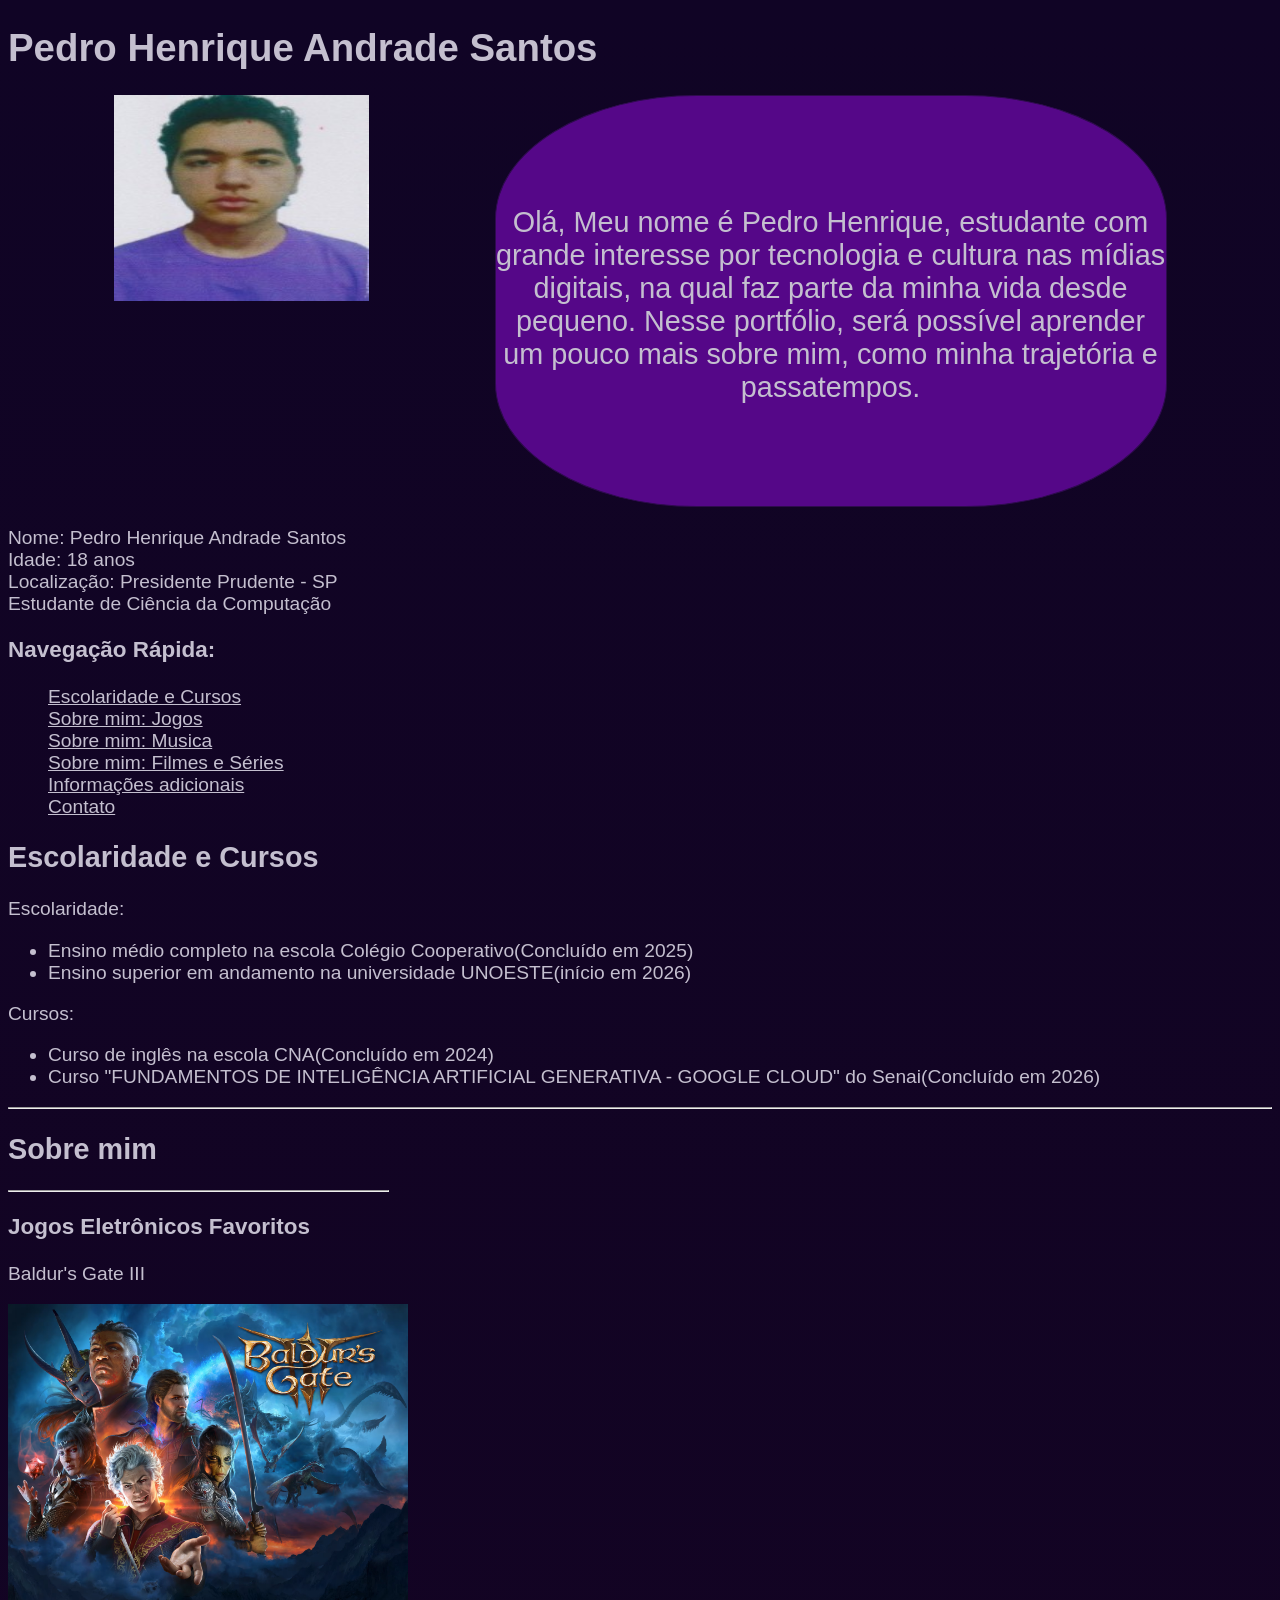
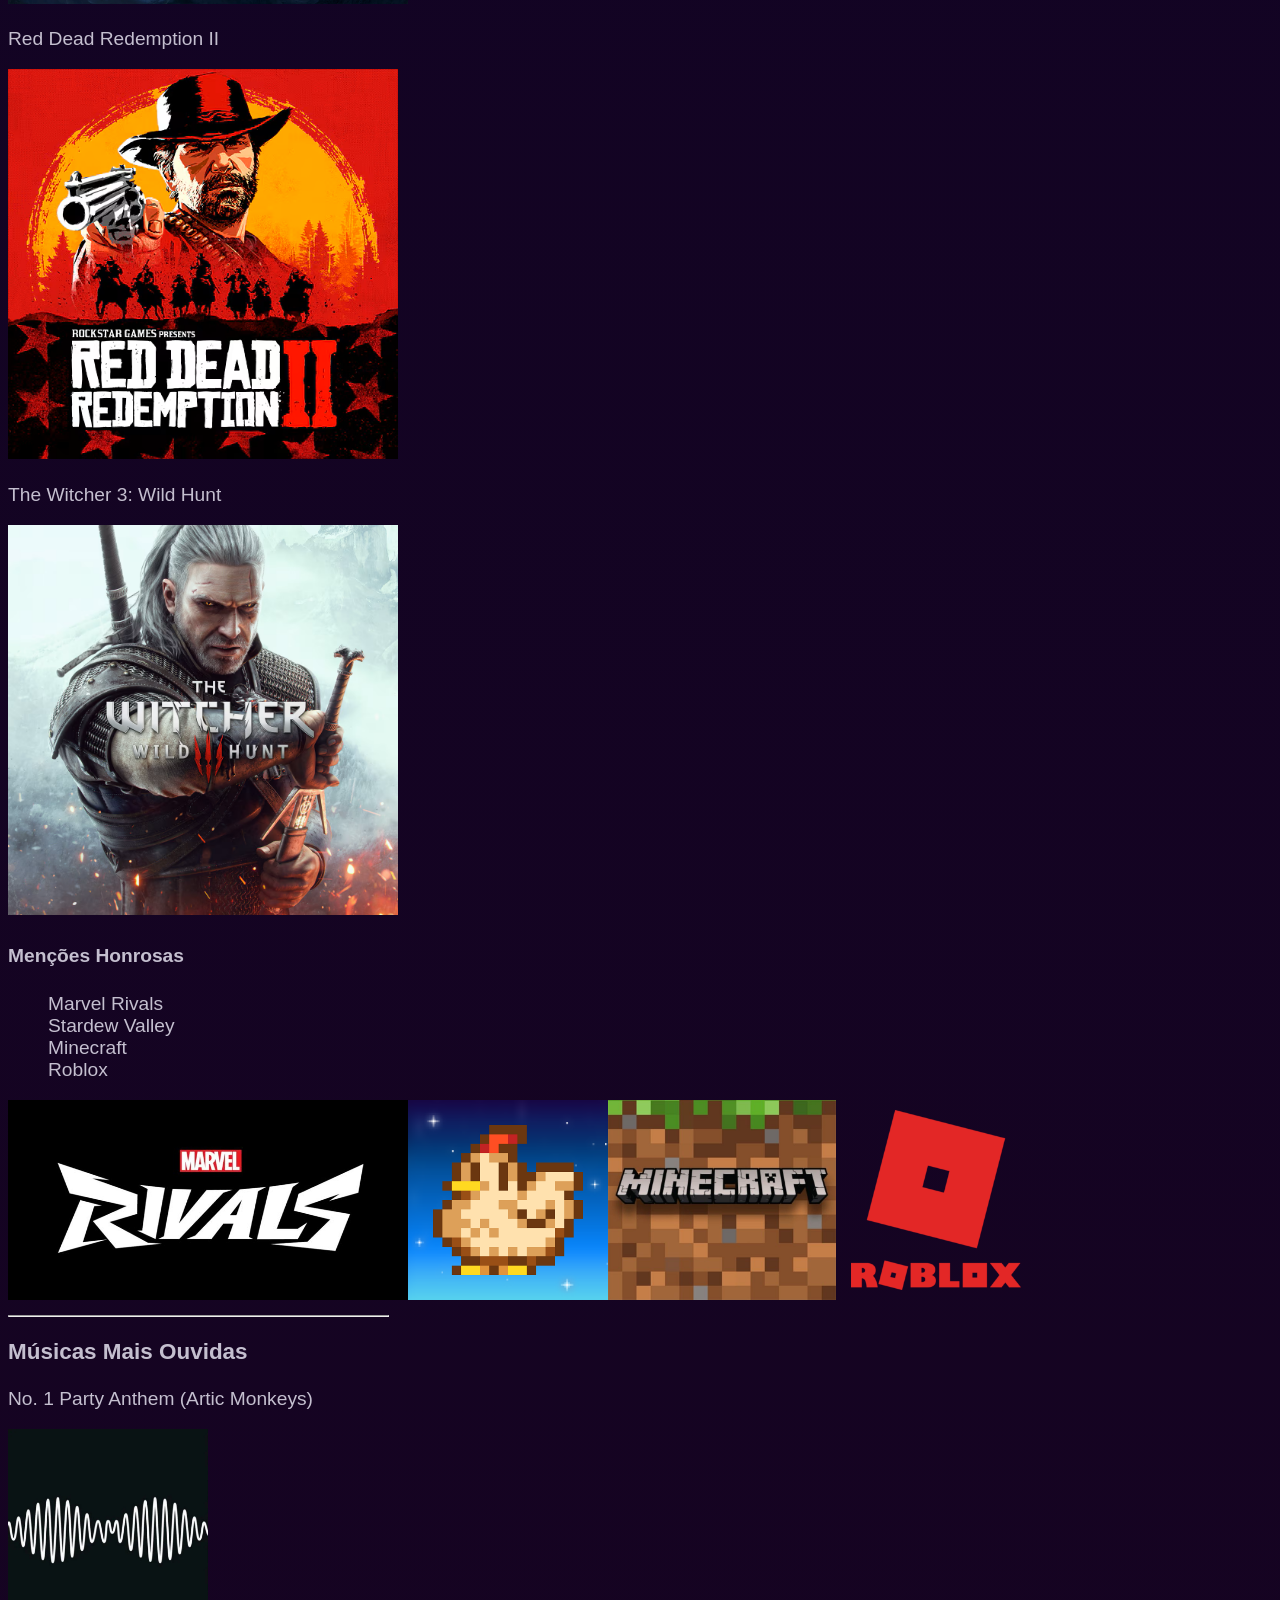
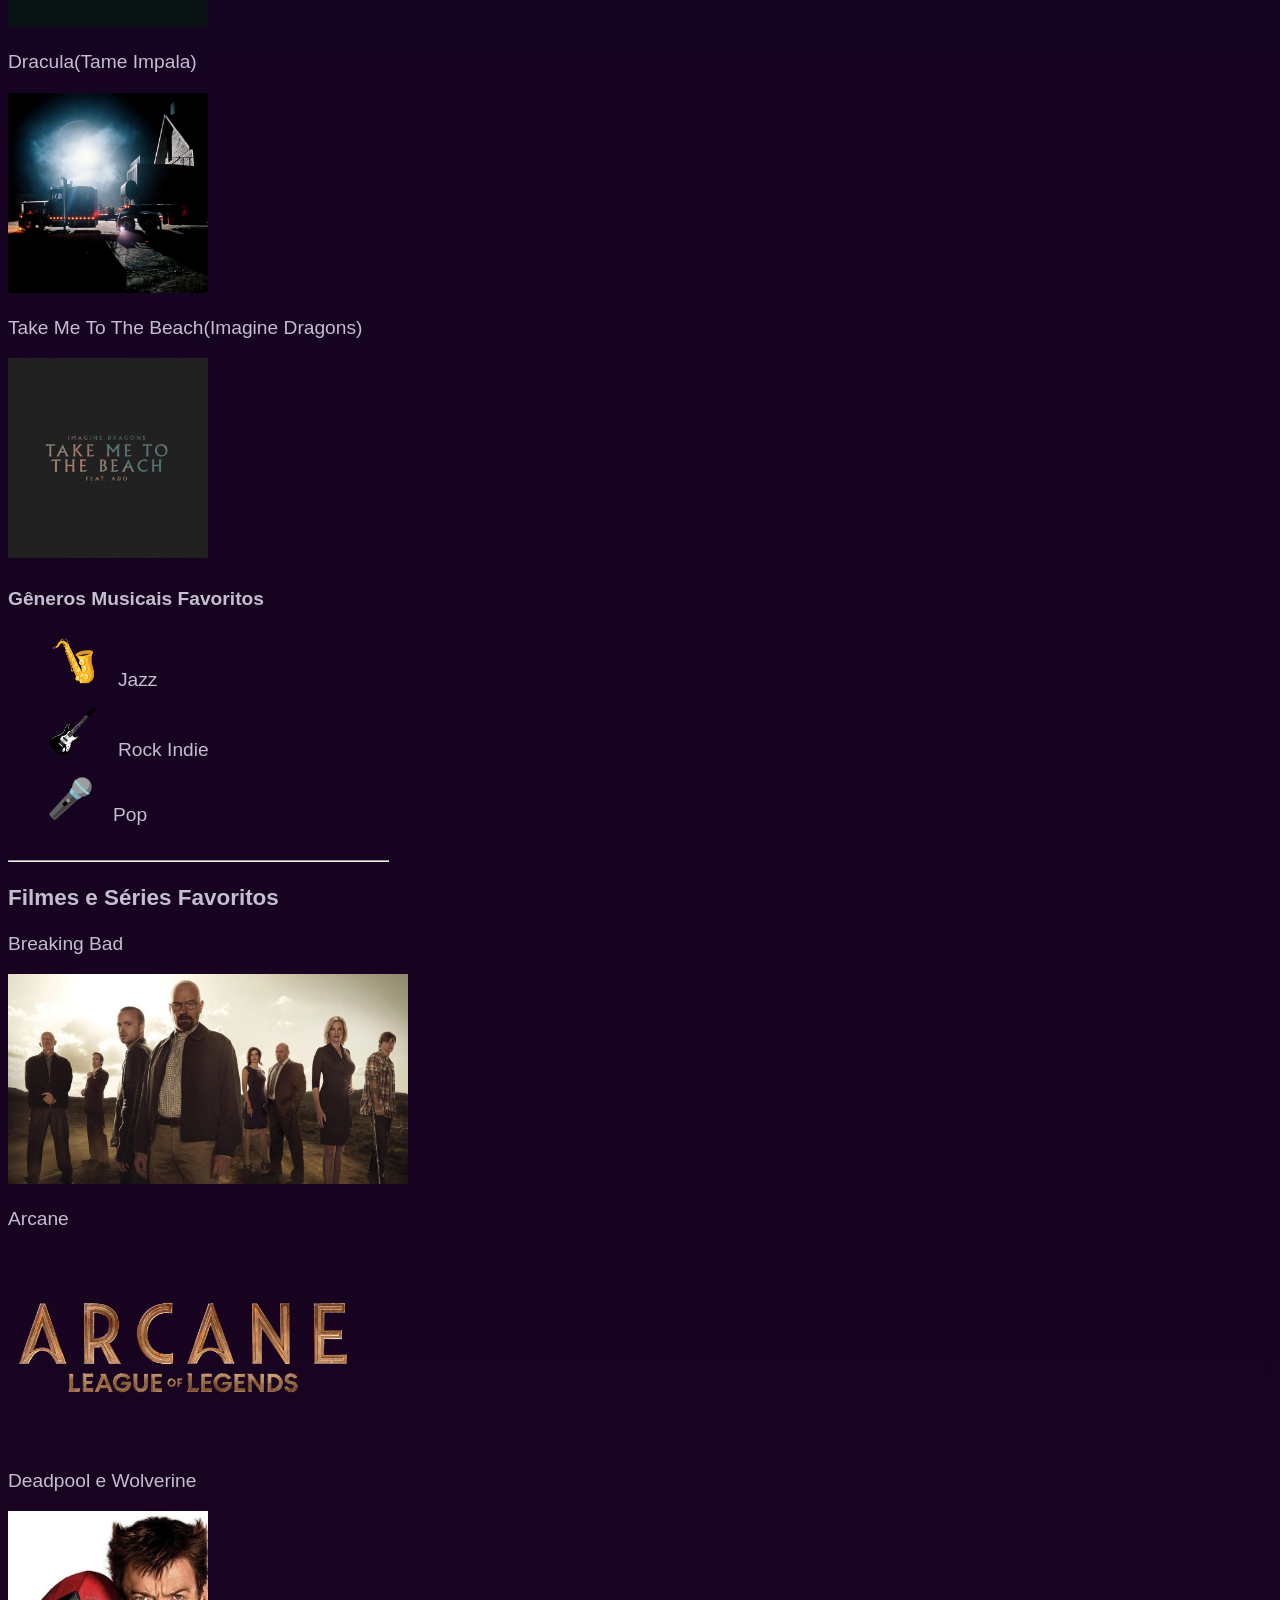
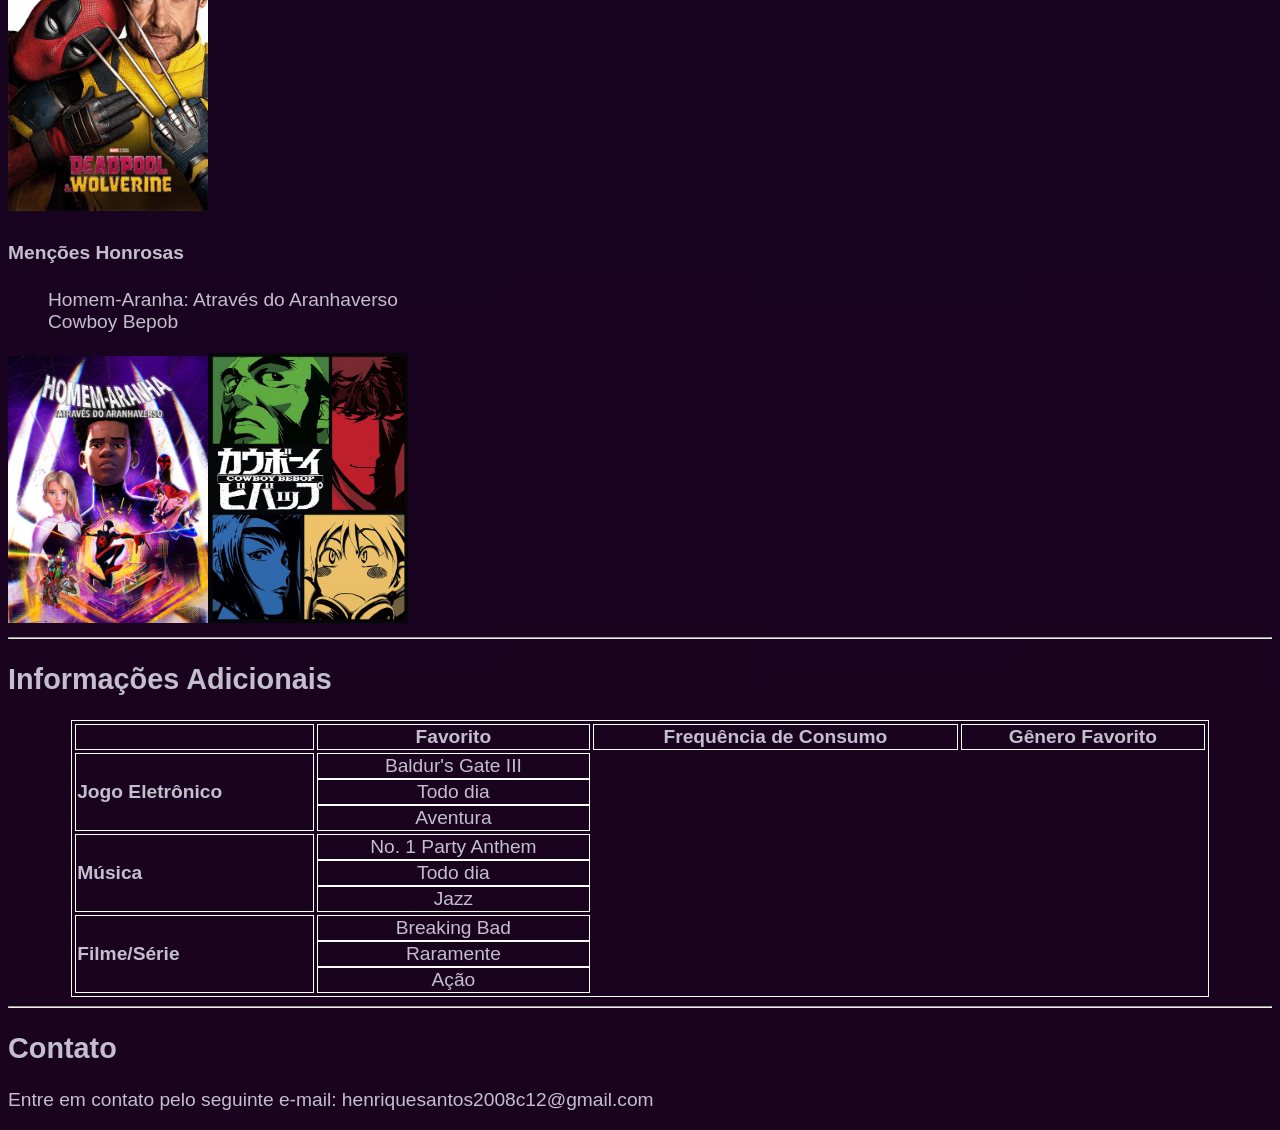
<file: portifolios/Pedro/tarefa/index.html>
<!DOCTYPE html>
<html lang="pt-br">
<head>
    <meta charset="UTF-8">
    <meta name="viewport" content="width=device-width, initial-scale=1.0">
    <title>Portfólio pessoal</title>
    <link rel="stylesheet" href="estilo.css">
    <style>
        #intro{width: 670px; height: 300px; background-color: rgb(85, 7, 136); border: 1px solid rgb(46, 11, 78); border-radius: 30%; padding-top: 110px;}
    </style>
</head>
<body>
    <h1>Pedro Henrique Andrade Santos</h1>
    <section style="display: flex; justify-content: space-around;">
    <div><img src="/portifolios/Pedro/tarefa/Foto.jpg" alt="Minha Foto" style="width: 150%; height: 50%;"></div>
    <div id="intro" class="introdução">Olá, Meu nome é Pedro Henrique, estudante com grande interesse por tecnologia e cultura nas mídias digitais, na qual faz parte da minha vida desde pequeno. Nesse portfólio, será possível aprender um pouco mais sobre mim, como minha trajetória e passatempos.</div>
    </section>
    <p>Nome: Pedro Henrique Andrade Santos<br>Idade: 18 anos<br>Localização: Presidente Prudente - SP<br>Estudante de Ciência da Computação</p>
    <h3>Navegação Rápida:</h3>
    <ul style="list-style-type: none;">
        <li><a href="#Formação">Escolaridade e Cursos</a></li>
        <li><a href="#Jogos">Sobre mim: Jogos</a></li>
        <li><a href="#Musica">Sobre mim: Musica</a></li>
        <li><a href="#FilmesSeries">Sobre mim: Filmes e Séries</a></li>
        <li><a href="#Info">Informações adicionais</a></li>
        <li><a href="#Contato">Contato</a></li>
    </ul>
    <h2><a name="Formação">Escolaridade e Cursos</a></h2>
    <p>Escolaridade:</p>
    <ul>
        <li>Ensino médio completo na escola Colégio Cooperativo(Concluído em 2025)</li>
        <li>Ensino superior em andamento na universidade UNOESTE(início em 2026)</li>
    </ul>
    <p>Cursos:</p>
    <ul>
        <li>Curso de inglês na escola CNA(Concluído em 2024)</li>
        <li>Curso "FUNDAMENTOS DE INTELIGÊNCIA ARTIFICIAL
GENERATIVA - GOOGLE CLOUD" do Senai(Concluído em 2026)</li>
    </ul>

    <hr>
    <h2>Sobre mim</h2>

    <hr class="sobre">
    <h3><a name="Jogos">Jogos Eletrônicos Favoritos</a></h3>
    <p>Baldur's Gate III</p>
    <img src="bdg3.png" alt="BG3" style="width: 400px;">
    <p>Red Dead Redemption II</p>
    <img src="rdr2.png" alt="RDR2" style="width: 390px;">
    <p>The Witcher 3: Wild Hunt</p>
    <img src="tw3.png" alt="TW3" style="width: 390px;">
    <h4>Menções Honrosas</h4>
    <ul style="list-style-type: none;">
        <li>Marvel Rivals</li>
        <li>Stardew Valley</li>
        <li>Minecraft</li>
        <li>Roblox</li>
    </ul>
    <img src="mr.jpg" alt="MR" style="width: 400px; height: 200px;"><img src="stv.png" alt="Stardew" style="width: 200px;"><img src="mine.jpg" alt="Mine" style="width: 228px;"><img src="blox.png" alt="blox" style="width: 200px;">

    <hr class="sobre">
    <h3><a name="Musica">Músicas Mais Ouvidas</a></h3>
    <p>No. 1 Party Anthem (Artic Monkeys)</p>
    <img src="AM.jpg" alt="AM" style="width: 200px;">
    <p>Dracula(Tame Impala)</p>
    <img src="drac.jpg" alt="Impala" style="width: 200px;">
    <p>Take Me To The Beach(Imagine Dragons)</p>
    <img src="dragon.jpg" alt="Imagine" style="width: 200px;">
    <h4>Gêneros Musicais Favoritos</h4>
    <ul style="list-style-type: none;">
        <li style="padding-bottom: 15px;"><img src="saxofone.png" alt="saxofone" style="width: 50px; margin-right: 20px;">Jazz</li>
        <li style="padding-bottom: 15px;"><img src="guitarra.png" alt="guitarra" style="width: 50px; margin-right: 20px;">Rock Indie</li>
        <li style="padding-bottom: 15px;"><img src="microfone.png" alt="microfone" style="width: 45px; margin-right: 20px;">Pop</li>
    </ul>

    <hr class="sobre">
    <h3><a name="FilmesSeries">Filmes e Séries Favoritos</a></h3>
    <p>Breaking Bad</p>
    <img src="BB.jpg" alt="BB" style="width: 400px;">
    <p>Arcane</p>
    <img src="Arc.png" alt="Arcane" style="width: 350px;">
    <p>Deadpool e Wolverine</p>
    <img src="deadpool.jpg" alt="DeW" style="width: 200px;">
    <h4>Menções Honrosas</h4>
    <ul style="list-style-type: none;">
        <li>Homem-Aranha: Através do Aranhaverso</li>
        <li>Cowboy Bepob</li>
    </ul>
    <img src="aranha.jpg" alt="aranha" style="width: 200px;"><img src="CB.jpg" alt="comboy" style="width: 200px; height: 270px;">

    <hr>
    <h2><a name="Info">Informações Adicionais</a></h2>
    <table class="borda-tabela borda-meio">
        <thead>
            <tr>
                <th></th>
                <th>Favorito</th>
                <th>Frequência de Consumo</th>
                <th>Gênero Favorito</th>
            </tr>
        </thead>
        <tbody>
            <tr>
                <td><b>Jogo Eletrônico</b></td>
                <td class="centro">Baldur's Gate III</td>
                <td class="centro">Todo dia</td>
                <td class="centro">Aventura</td>
            </tr>
            <tr>
                <td><b>Música</b></td>
                <td class="centro">No. 1 Party Anthem</td>
                <td class="centro">Todo dia</td>
                <td class="centro">Jazz</td>
            </tr>
            <tr>
                <td><b>Filme/Série</b></td>
                <td class="centro">Breaking Bad</td>
                <td class="centro">Raramente</td>
                <td class="centro">Ação</td>
            </tr>
        </tbody>
    </table>

    <hr>
    <h2><a name="Contato">Contato</a></h2>
    <p>Entre em contato pelo seguinte e-mail: henriquesantos2008c12@gmail.com </p>


</body>
</html>
</file>
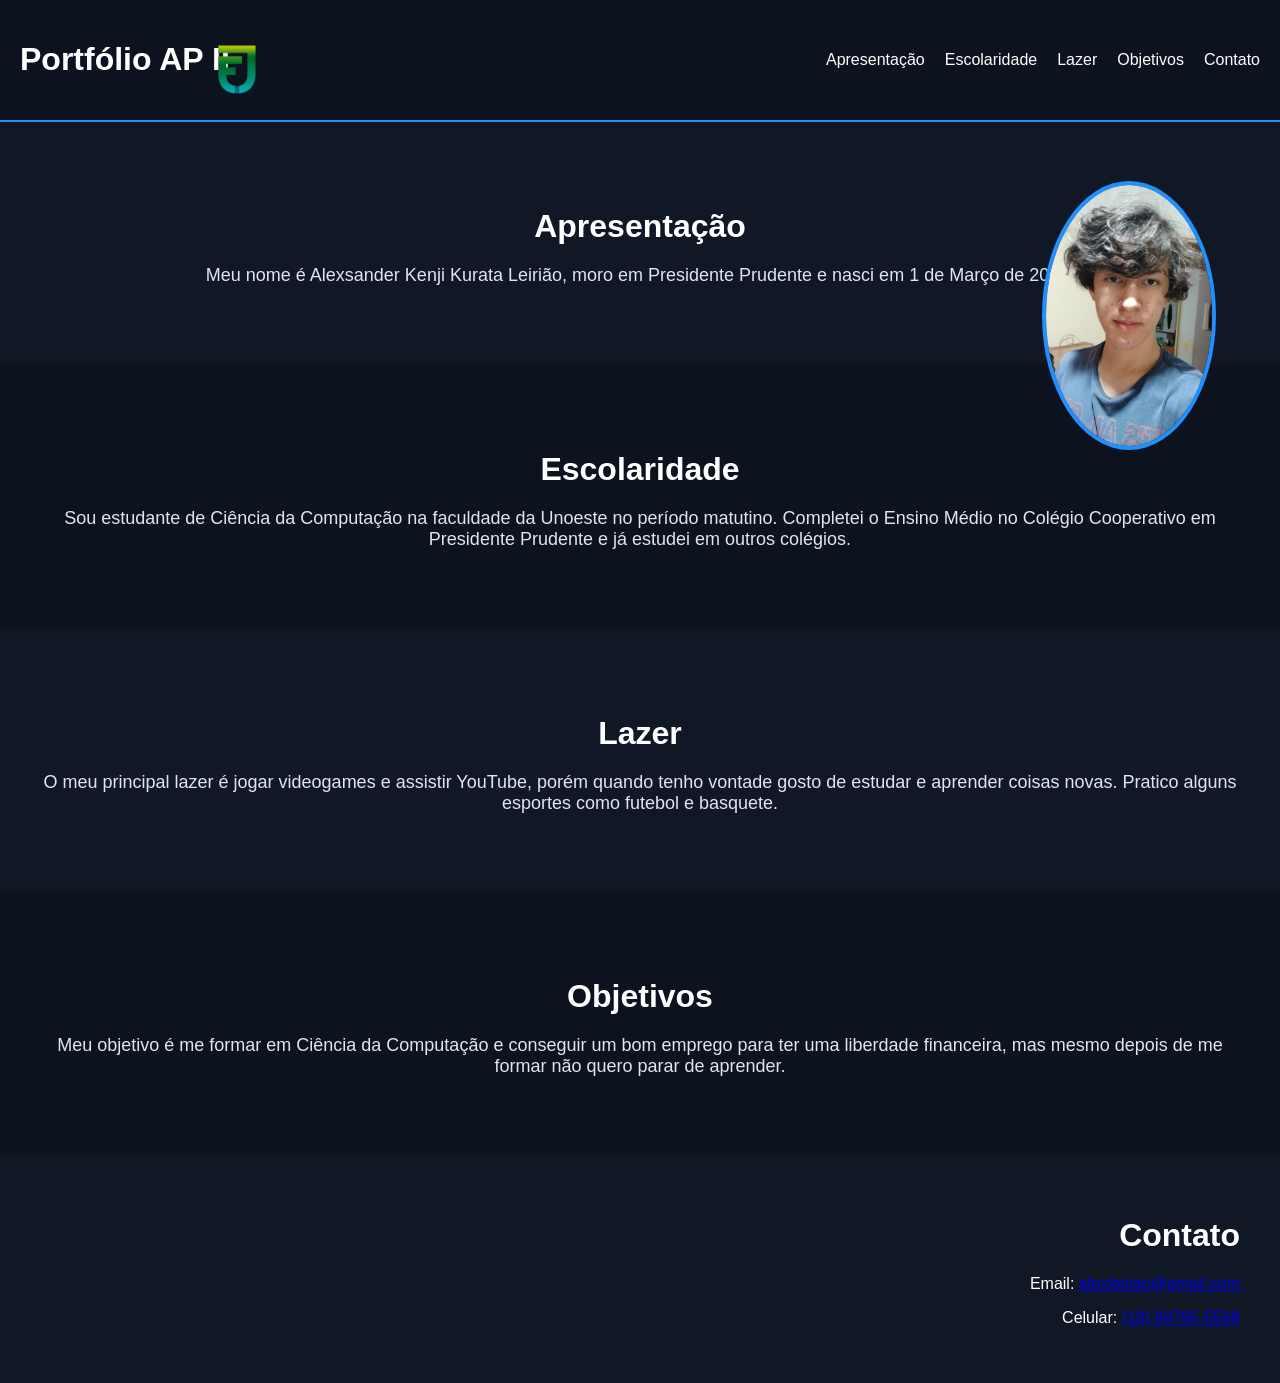
<file: portifolios/Alex/Portfolio AP II/Trabalho de AP II/index.html>
<!DOCTYPE html>
<html lang="pt-br">
<head>
    <meta charset="UTF-8">
    <meta name="viewport" content="width=device-width, initial-scale=1.0">
    <title>Portfólio AP II</title>
    <link rel="stylesheet" href="style.css">
</head>
<body>
    <header>
        <h1>Portfólio AP II</h1>
        <a href="https://unoeste.br/fipp">
            <img class="logo" src="fipp.png" alt="logo FIPP">
        </a>
        <nav>
            <a href="#Apresentacao">Apresentação</a>
            <a href="#Escolaridade">Escolaridade</a>
            <a href="#Lazer">Lazer</a>
            <a href="#Objetivos">Objetivos</a>
            <a href="#Contato">Contato</a>
        </nav>
    </header>
    <main>
        <section id="Apresentacao">
            <h2>Apresentação</h2>
            <p>Meu nome é Alexsander Kenji Kurata Leirião, moro em Presidente Prudente e nasci em 1 de Março de 2008.</p>
            <img class="foto" src="foto.jpeg" alt="foto rosto">
        </section>
        <section id="Escolaridade">
            <h2>Escolaridade</h2>
            <p>Sou estudante de Ciência da Computação na faculdade da Unoeste no período matutino. Completei o Ensino Médio no Colégio Cooperativo em Presidente Prudente e já estudei em outros colégios.</p>
        </section>
        <section id="Lazer">
            <h2>Lazer</h2>
            <p>O meu principal lazer é jogar videogames e assistir YouTube, porém quando tenho vontade gosto de estudar e aprender coisas novas. Pratico alguns esportes como futebol e basquete.</p>
        </section>
        <section id="Objetivos">
            <h2>Objetivos</h2>
            <p>Meu objetivo é me formar em Ciência da Computação e conseguir um bom emprego para ter uma liberdade financeira, mas mesmo depois de me formar não quero parar de aprender.</p>
        </section>
    </main>
    <footer id="Contato">
        <h1>Contato</h1>
        <p>Email: <a href="mailto:alexleiriao@gmail.com">alexleiriao@gmail.com</a></p>
        <p>Celular: <a href="tel:+5518997955568">(18) 99795-5568</a></p>
    </footer>
</body>
</html>
</file>
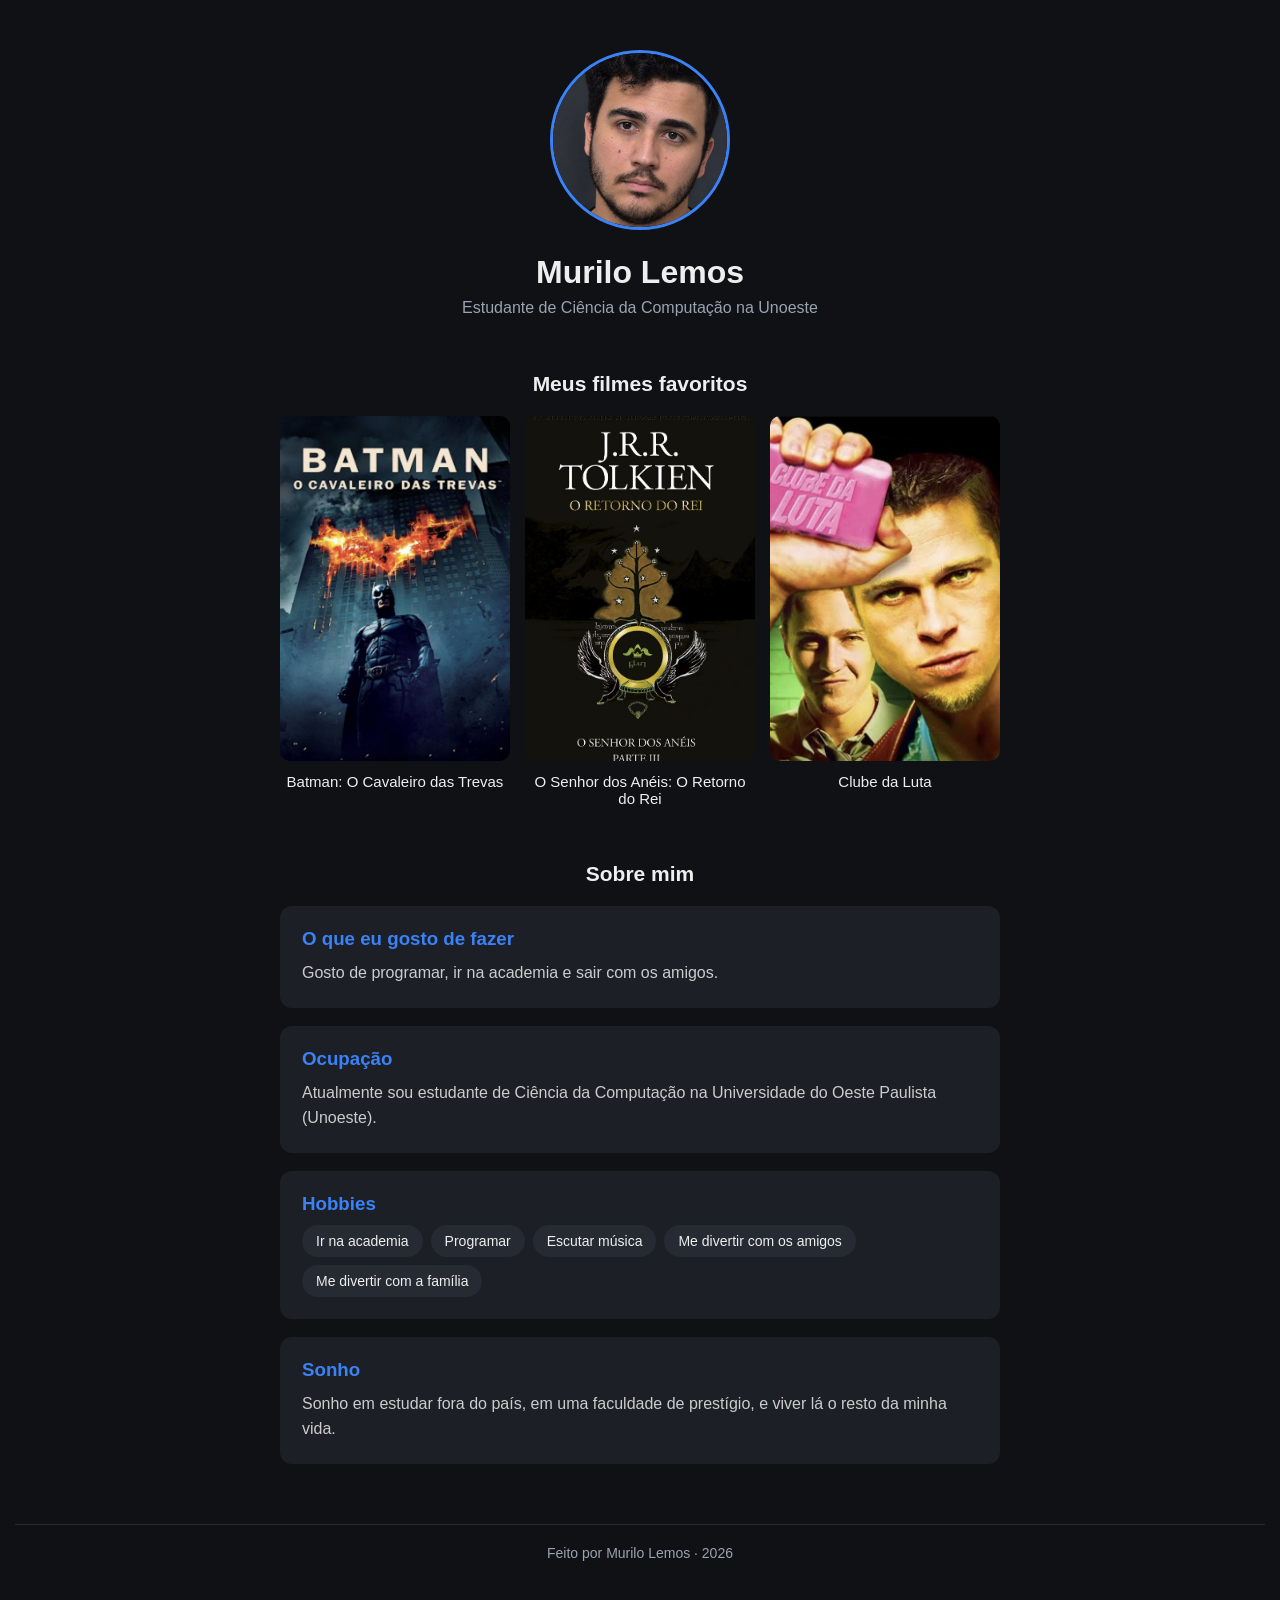
<file: portifolios/Murilo Lemos/Murile/curriculo ap/index.html>
<!DOCTYPE html>
<html lang="pt-br">
<head>
    <meta charset="UTF-8">
    <meta name="viewport" content="width=device-width, initial-scale=1.0">
    <title>Murilo Lemos</title>
    <link rel="stylesheet" href="style.css">
</head>
<body>

<div class="container">

    <img class="foto" src="imagens/minha-foto.jpg" alt="Foto do Murilo">
    <h1>Murilo Lemos</h1>
    <p class="sub">Estudante de Ciência da Computação na Unoeste</p>


    <h2>Meus filmes favoritos</h2>
    <div class="filmes">
        <div class="filme">
            <img src="imagens/batman.jpg" alt="Batman">
            <p>Batman: O Cavaleiro das Trevas</p>
        </div>

        <div class="filme">
            <img src="imagens/retorno-do-rei.jpg" alt="O Retorno do Rei">
            <p>O Senhor dos Anéis: O Retorno do Rei</p>
        </div>

        <div class="filme">
            <img src="imagens/clube-da-luta.jpg" alt="Clube da Luta" id="clube">
            <p>Clube da Luta</p>
        </div>
    </div>

    <h2>Sobre mim</h2>
    <div class="card">
        <h3>O que eu gosto de fazer</h3>
        <p>Gosto de programar, ir na academia e sair com os amigos.</p>
    </div>

    <div class="card">
        <h3>Ocupação</h3>
        <p>Atualmente sou estudante de Ciência da Computação na Universidade do Oeste Paulista (Unoeste).</p>
    </div>

    <div class="card">
        <h3>Hobbies</h3>
        <div class="tags">
            <span>Ir na academia</span>
            <span>Programar</span>
            <span>Escutar música</span>
            <span>Me divertir com os amigos</span>
            <span>Me divertir com a família</span>
        </div>
    </div>

    <div class="card">
        <h3>Sonho</h3>
        <p>Sonho em estudar fora do país, em uma faculdade de prestígio, e viver lá o resto da minha vida.</p>
    </div>

</div>
<footer>
        <p>Feito por Murilo Lemos · 2026</p>
    </footer>
</body>
</body>
</html>
</file>
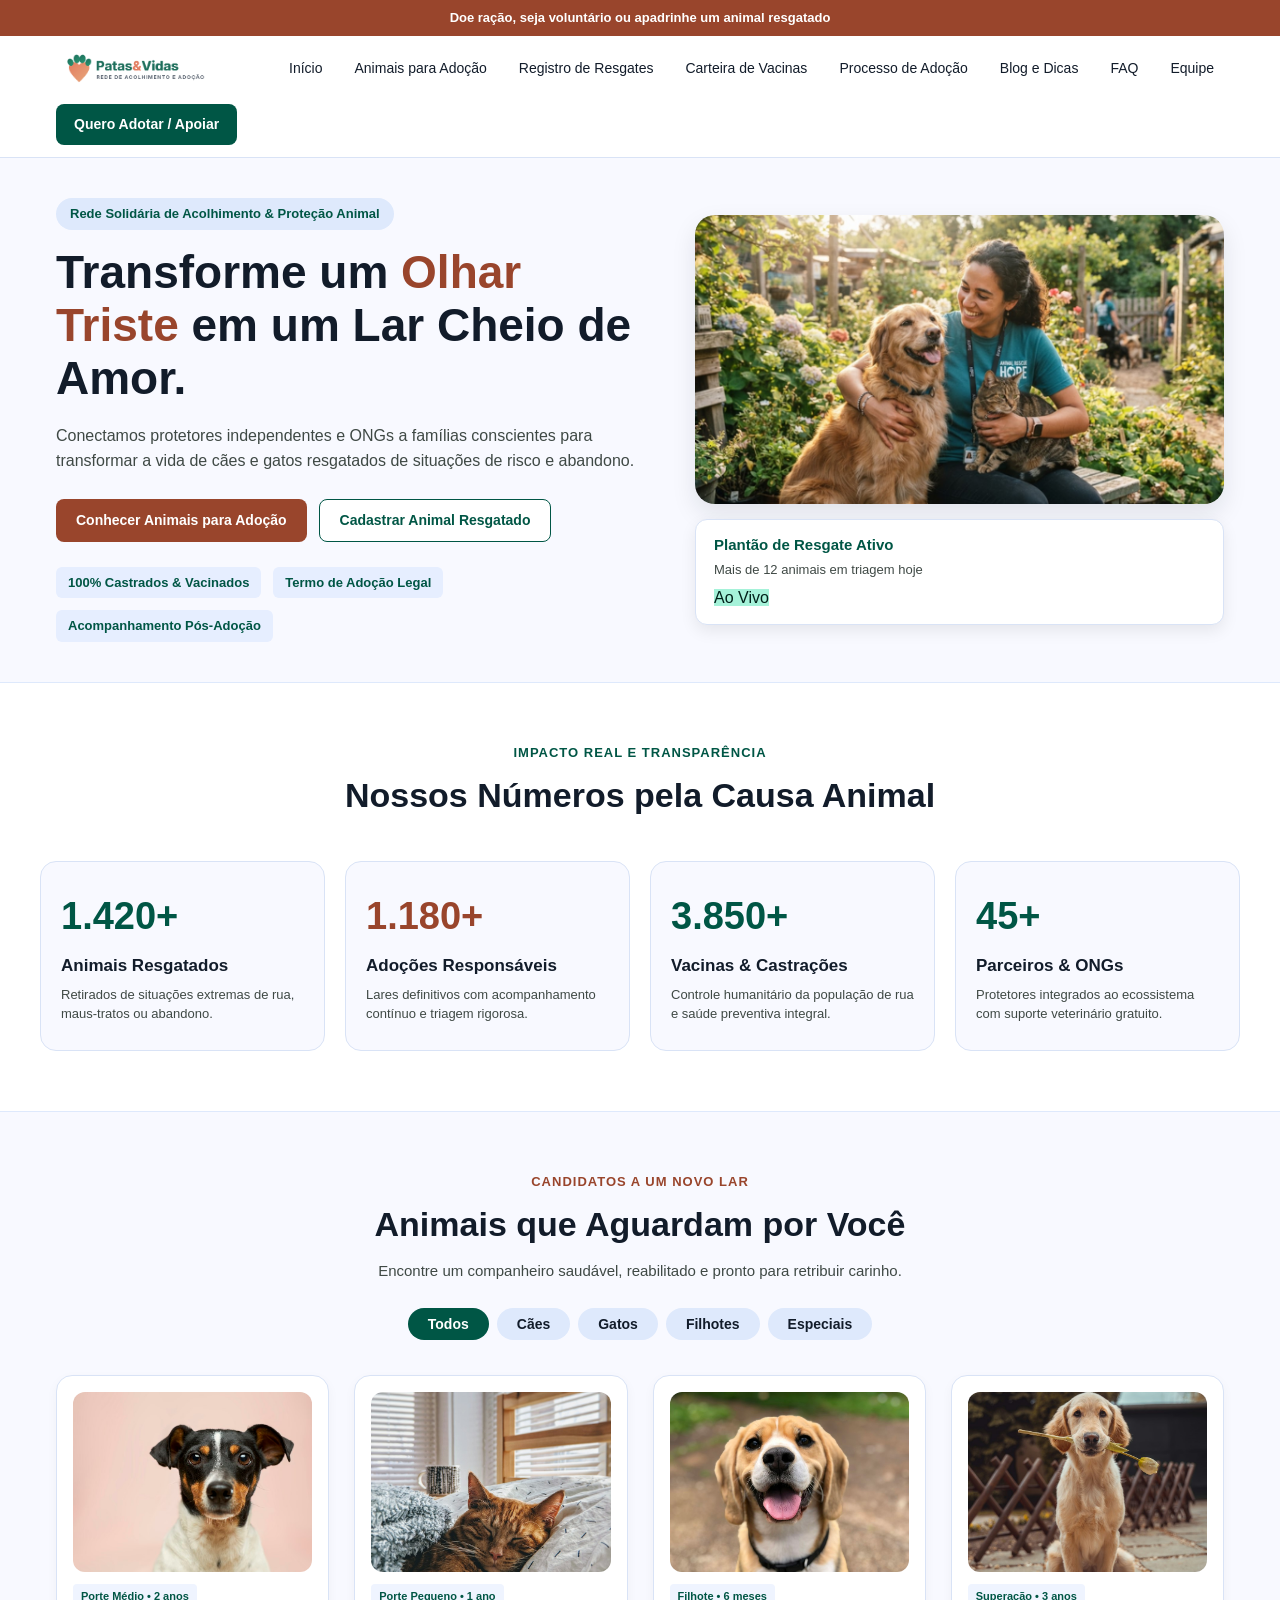
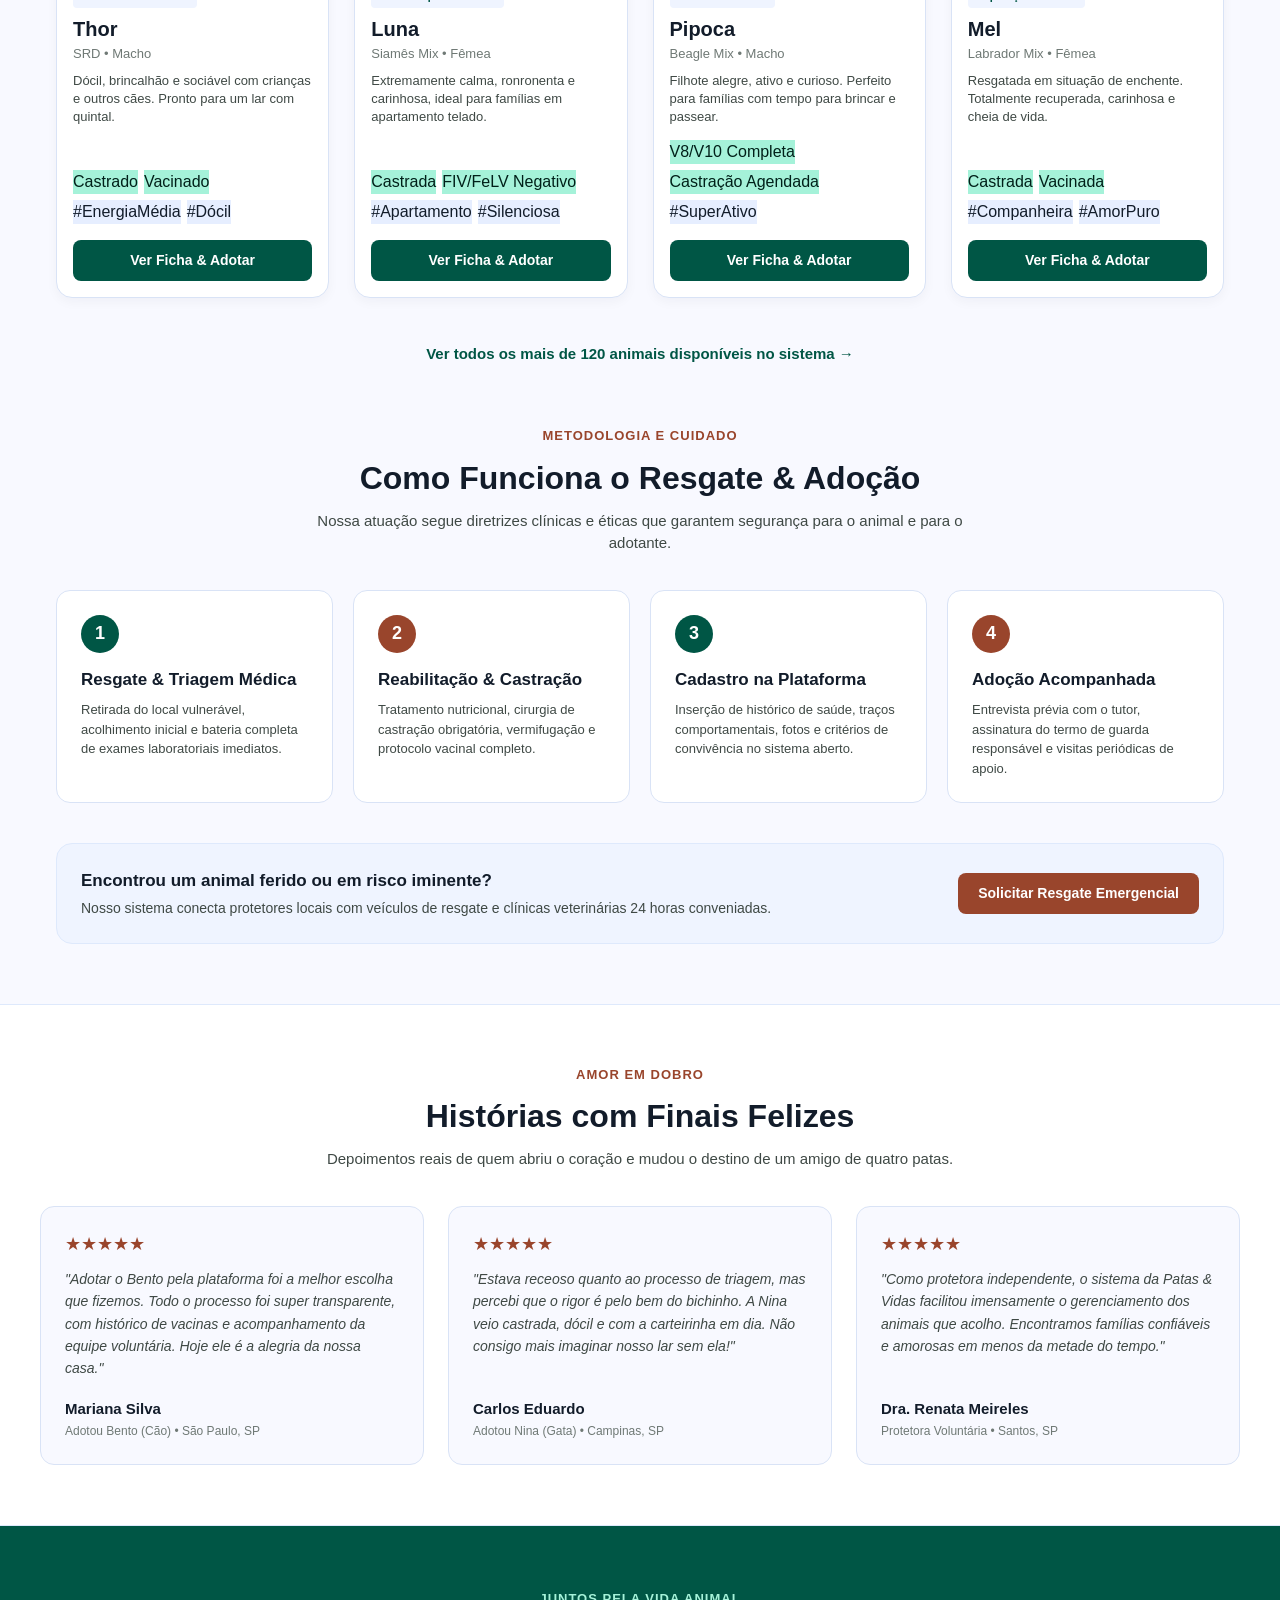
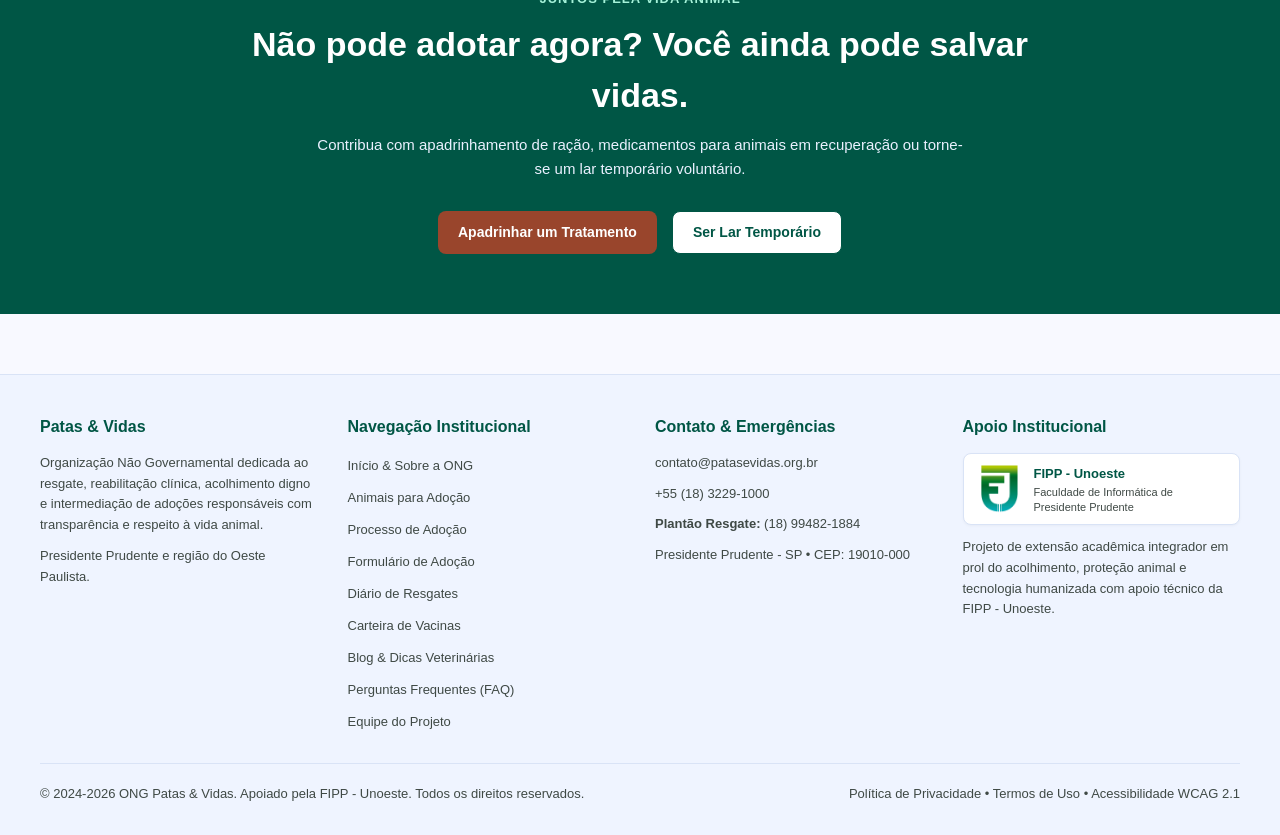
<file: principal.html>
<!DOCTYPE html>
<html lang="pt-br">
<head>
    <meta charset="UTF-8">
    <meta name="viewport" content="width=device-width, initial-scale=1.0">
    <title>Patas & Vidas - Rede Solidária de Proteção Animal</title>
    <meta name="description" content="Doe ração, seja voluntário ou apadrinhe um animal resgatado">
    <meta name="authors" content="Gabryel Gomes Cerqueira - Murilo Lemos Marques de Souza - Alexander Kenji Kurata Leirião - Pedro Henrique Andrade Santos">
    <link rel="icon" type="image/svg+xml" href="../ui/svg/favicon.svg">
    <link rel="stylesheet" href="global.css">
    <link rel="stylesheet" href="styles/principal.css">
</head>
<body>
    <header>
        <div>
            <p>Doe ração, seja voluntário ou apadrinhe um animal resgatado</p>
        </div>
        <nav>
            <a href="/principal.html">
                <img src="/ui/logo.png" alt="Patas & Vidas">
            </a>
            <ul>
                <li><a href="/principal.html">Início</a></li>
                <li><a href="/pages/adocao.html">Animais para Adoção</a></li>
                <li><a href="/pages/registro.html">Registro de Resgates</a></li>
                <li><a href="/pages/carteiravacina.html">Carteira de Vacinas</a></li>
                <li><a href="/pages/processoadocao.html">Processo de Adoção</a></li>
                <li><a href="/pages/blogdicas.html">Blog e Dicas</a></li>
                <li><a href="/pages/FAQ.html">FAQ</a></li>
                <li><a href="/pages/equipe.html">Equipe</a></li>
            </ul>
            <a href="/pages/queradotar.html">Quero Adotar / Apoiar</a>
        </nav>
    </header>

    <main>
        <section class="rede-soli">
            <div class="rede-soli-texto">
                <p>Rede Solidária de Acolhimento &amp; Proteção Animal</p>
                <h1>Transforme um <span>Olhar Triste</span> em um Lar Cheio de Amor.</h1>
                <p>Conectamos protetores independentes e ONGs a famílias conscientes para transformar a vida de cães e gatos resgatados de situações de risco e abandono.</p>
                <div class="botoes-hero">
                    <a href="/pages/adocao.html" class="botao botao-laranja">Conhecer Animais para Adoção</a>
                    <a href="/pages/registro.html" class="botao botao-claro">Cadastrar Animal Resgatado</a>
                </div>
                <div class="selos-hero">
                    <span>100% Castrados &amp; Vacinados</span>
                    <span>Termo de Adoção Legal</span>
                    <span>Acompanhamento Pós-Adoção</span>
                </div>
            </div>
            <div class="rede-soli-foto">
                <img src="/ui/Cachorro.png" alt="Cão resgatado recebendo carinho">
                <div class="card-flutuante">
                    <h3>Plantão de Resgate Ativo</h3>
                    <p>Mais de 12 animais em triagem hoje</p>
                    <span class="tag-verde">Ao Vivo</span>
                </div>
            </div>
        </section>

        <section class="impacto">
            <h3>IMPACTO REAL E TRANSPARÊNCIA</h3>
            <h1>Nossos Números pela Causa Animal</h1>
            <div class="grade-impacto">
                <div class="card-impacto">
                    <h2>1.420+</h2>
                    <h3>Animais Resgatados</h3>
                    <p>Retirados de situações extremas de rua, maus-tratos ou abandono.</p>
                </div>
                <div class="card-impacto card-impacto-coral">
                    <h2>1.180+</h2>
                    <h3>Adoções Responsáveis</h3>
                    <p>Lares definitivos com acompanhamento contínuo e triagem rigorosa.</p>
                </div>
                <div class="card-impacto">
                    <h2>3.850+</h2>
                    <h3>Vacinas &amp; Castrações</h3>
                    <p>Controle humanitário da população de rua e saúde preventiva integral.</p>
                </div>
                <div class="card-impacto">
                    <h2>45+</h2>
                    <h3>Parceiros &amp; ONGs</h3>
                    <p>Protetores integrados ao ecossistema com suporte veterinário gratuito.</p>
                </div>
            </div>
        </section>

        <section class="animaiswait">
            <span class="subtitulo-secao">CANDIDATOS A UM NOVO LAR</span>
            <h1>Animais que Aguardam por Você</h1>
            <p>Encontre um companheiro saudável, reabilitado e pronto para retribuir carinho.</p>
            <div class="botoes-filtro">
                <button type="button" class="filtro-ativo">Todos</button>
                <button type="button">Cães</button>   
                <button type="button">Gatos</button>
                <button type="button">Filhotes</button>
                <button type="button">Especiais</button>
            </div>

            <div class="grade-animais">
                <article class="card-animal">
                    <img src="/ui/thor.jpg" alt="Thor">
                    <span class="tag-info">Porte Médio • 2 anos</span>
                    <h3>Thor</h3>
                    <p class="subinfo">SRD • Macho</p>
                    <p class="descricao">Dócil, brincalhão e sociável com crianças e outros cães. Pronto para um lar com quintal.</p>
                    <div class="tags-animal">
                        <span class="tag-verde">Castrado</span>
                        <span class="tag-verde">Vacinado</span>
                        <span class="tag-azul">#EnergiaMédia</span>
                        <span class="tag-azul">#Dócil</span>
                    </div>
                    <a href="/pages/adocao.html" class="botao">Ver Ficha &amp; Adotar</a>
                </article>

                <article class="card-animal">
                    <img src="/ui/luna.jpg" alt="Luna">
                    <span class="tag-info">Porte Pequeno • 1 ano</span>
                    <h3>Luna</h3>
                    <p class="subinfo">Siamês Mix • Fêmea</p>
                    <p class="descricao">Extremamente calma, ronronenta e carinhosa, ideal para famílias em apartamento telado.</p>
                    <div class="tags-animal">
                        <span class="tag-verde">Castrada</span>
                        <span class="tag-verde">FIV/FeLV Negativo</span>
                        <span class="tag-azul">#Apartamento</span>
                        <span class="tag-azul">#Silenciosa</span>
                    </div>
                    <a href="/pages/adocao.html" class="botao">Ver Ficha &amp; Adotar</a>
                </article>

                <article class="card-animal">
                    <img src="/ui/pipoca.jpg" alt="Pipoca">
                    <span class="tag-info">Filhote • 6 meses</span>
                    <h3>Pipoca</h3>
                    <p class="subinfo">Beagle Mix • Macho</p>
                    <p class="descricao">Filhote alegre, ativo e curioso. Perfeito para famílias com tempo para brincar e passear.</p>
                    <div class="tags-animal">
                        <span class="tag-verde">V8/V10 Completa</span>
                        <span class="tag-verde">Castração Agendada</span>
                        <span class="tag-azul">#SuperAtivo</span>
                    </div>
                    <a href="/pages/adocao.html" class="botao">Ver Ficha &amp; Adotar</a>
                </article>

                <article class="card-animal">
                    <img src="/ui/mel.jpg" alt="Mel">
                    <span class="tag-info">Superação • 3 anos</span>
                    <h3>Mel</h3>
                    <p class="subinfo">Labrador Mix • Fêmea</p>
                    <p class="descricao">Resgatada em situação de enchente. Totalmente recuperada, carinhosa e cheia de vida.</p>
                    <div class="tags-animal">
                        <span class="tag-verde">Castrada</span>
                        <span class="tag-verde">Vacinada</span>
                        <span class="tag-azul">#Companheira</span>
                        <span class="tag-azul">#AmorPuro</span>
                    </div>
                    <a href="/pages/adocao.html" class="botao">Ver Ficha &amp; Adotar</a>
                </article>
            </div>

            <a href="/pages/adocao.html" class="link-mais-animais">Ver todos os mais de 120 animais disponíveis no sistema &rarr;</a>
        </section>

        <section class="como-funciona">
            <span class="subtitulo-secao">METODOLOGIA E CUIDADO</span>
            <h2>Como Funciona o Resgate &amp; Adoção</h2>
            <p>Nossa atuação segue diretrizes clínicas e éticas que garantem segurança para o animal e para o adotante.</p>

            <div class="grade-passos">
                <div class="card-passo">
                    <div class="numero-passo">1</div>
                    <h3>Resgate &amp; Triagem Médica</h3>
                    <p>Retirada do local vulnerável, acolhimento inicial e bateria completa de exames laboratoriais imediatos.</p>
                </div>
                <div class="card-passo">
                    <div class="numero-passo">2</div>
                    <h3>Reabilitação &amp; Castração</h3>
                    <p>Tratamento nutricional, cirurgia de castração obrigatória, vermifugação e protocolo vacinal completo.</p>
                </div>
                <div class="card-passo">
                    <div class="numero-passo">3</div>
                    <h3>Cadastro na Plataforma</h3>
                    <p>Inserção de histórico de saúde, traços comportamentais, fotos e critérios de convivência no sistema aberto.</p>
                </div>
                <div class="card-passo">
                    <div class="numero-passo">4</div>
                    <h3>Adoção Acompanhada</h3>
                    <p>Entrevista prévia com o tutor, assinatura do termo de guarda responsável e visitas periódicas de apoio.</p>
                </div>
            </div>

            <div class="banner-emergencia">
                <div>
                    <h3>Encontrou um animal ferido ou em risco iminente?</h3>
                    <p>Nosso sistema conecta protetores locais com veículos de resgate e clínicas veterinárias 24 horas conveniadas.</p>
                </div>
                <a href="/pages/FAQ.html" class="botao botao-laranja">Solicitar Resgate Emergencial</a>
            </div>
        </section>

        <section class="depoimentos">
            <span class="subtitulo-secao">AMOR EM DOBRO</span>
            <h2>Histórias com Finais Felizes</h2>
            <p>Depoimentos reais de quem abriu o coração e mudou o destino de um amigo de quatro patas.</p>

            <div class="grade-depoimentos">
                <article class="card-depoimento">
                    <p class="estrelas">&starf;&starf;&starf;&starf;&starf;</p>
                    <p class="texto-depoimento">"Adotar o Bento pela plataforma foi a melhor escolha que fizemos. Todo o processo foi super transparente, com histórico de vacinas e acompanhamento da equipe voluntária. Hoje ele é a alegria da nossa casa."</p>
                    <h4>Mariana Silva</h4>
                    <span>Adotou Bento (Cão) • São Paulo, SP</span>
                </article>

                <article class="card-depoimento">
                    <p class="estrelas">&starf;&starf;&starf;&starf;&starf;</p>
                    <p class="texto-depoimento">"Estava receoso quanto ao processo de triagem, mas percebi que o rigor é pelo bem do bichinho. A Nina veio castrada, dócil e com a carteirinha em dia. Não consigo mais imaginar nosso lar sem ela!"</p>
                    <h4>Carlos Eduardo</h4>
                    <span>Adotou Nina (Gata) • Campinas, SP</span>
                </article>

                <article class="card-depoimento">
                    <p class="estrelas">&starf;&starf;&starf;&starf;&starf;</p>
                    <p class="texto-depoimento">"Como protetora independente, o sistema da Patas &amp; Vidas facilitou imensamente o gerenciamento dos animais que acolho. Encontramos famílias confiáveis e amorosas em menos da metade do tempo."</p>
                    <h4>Dra. Renata Meireles</h4>
                    <span>Protetora Voluntária • Santos, SP</span>
                </article>
            </div>
        </section>

        <section class="chamada-apoio">
            <span class="tag-apoio">JUNTOS PELA VIDA ANIMAL</span>
            <h2>Não pode adotar agora? Você ainda pode salvar vidas.</h2>
            <p>Contribua com apadrinhamento de ração, medicamentos para animais em recuperação ou torne-se um lar temporário voluntário.</p>
            <div class="botoes-chamada">
                <a href="/pages/queradotar.html" class="botao botao-laranja">Apadrinhar um Tratamento</a>
                <a href="/pages/queradotar.html" class="botao botao-claro">Ser Lar Temporário</a>
            </div>
        </section>
    </main>

    <footer>
        <div>
            <div>
                <h3>Patas &amp; Vidas</h3>
                <p>Organização Não Governamental dedicada ao resgate, reabilitação clínica, acolhimento digno e intermediação de adoções responsáveis com transparência e respeito à vida animal.</p>
                <p>Presidente Prudente e região do Oeste Paulista.</p>
            </div>

            <div>
                <h4>Navegação Institucional</h4>
                <ul>
                    <li><a href="/principal.html">Início &amp; Sobre a ONG</a></li>
                    <li><a href="/pages/adocao.html">Animais para Adoção</a></li>
                    <li><a href="/pages/processoadocao.html">Processo de Adoção</a></li>
                    <li><a href="/pages/queradotar.html">Formulário de Adoção</a></li>
                    <li><a href="/pages/registro.html">Diário de Resgates</a></li>
                    <li><a href="/pages/carteiravacina.html">Carteira de Vacinas</a></li>
                    <li><a href="/pages/blogdicas.html">Blog &amp; Dicas Veterinárias</a></li>
                    <li><a href="/pages/FAQ.html">Perguntas Frequentes (FAQ)</a></li>
                    <li><a href="/pages/equipe.html">Equipe do Projeto</a></li>
                </ul>
            </div>

            <div>
                <h4>Contato &amp; Emergências</h4>
                <address>
                    <p><a href="mailto:contato@patasevidas.org.br">contato@patasevidas.org.br</a></p>
                    <p><a href="tel:+551832291000">+55 (18) 3229-1000</a></p>
                    <p><strong>Plantão Resgate:</strong> (18) 99482-1884</p>
                    <p>Presidente Prudente - SP • CEP: 19010-000</p>
                </address>
            </div>

            <div>
                <h4>Apoio Institucional</h4>
                <div class="footer-apoio">
                    <img src="/ui/fipp.png" alt="Logo FIPP - Unoeste" class="logo-fipp-footer">
                    <div class="footer-apoio-texto">
                        <strong>FIPP - Unoeste</strong>
                        <span>Faculdade de Informática de Presidente Prudente</span>
                    </div>
                </div>
                <p>Projeto de extensão acadêmica integrador em prol do acolhimento, proteção animal e tecnologia humanizada com apoio técnico da FIPP - Unoeste.</p>
            </div>
        </div>

        <div>
            <p>&copy; 2024-2026 ONG Patas &amp; Vidas. Apoiado pela FIPP - Unoeste. Todos os direitos reservados.</p>
            <p>Política de Privacidade • Termos de Uso • Acessibilidade WCAG 2.1</p>
        </div>
    </footer>
</body>
</html>
</file>
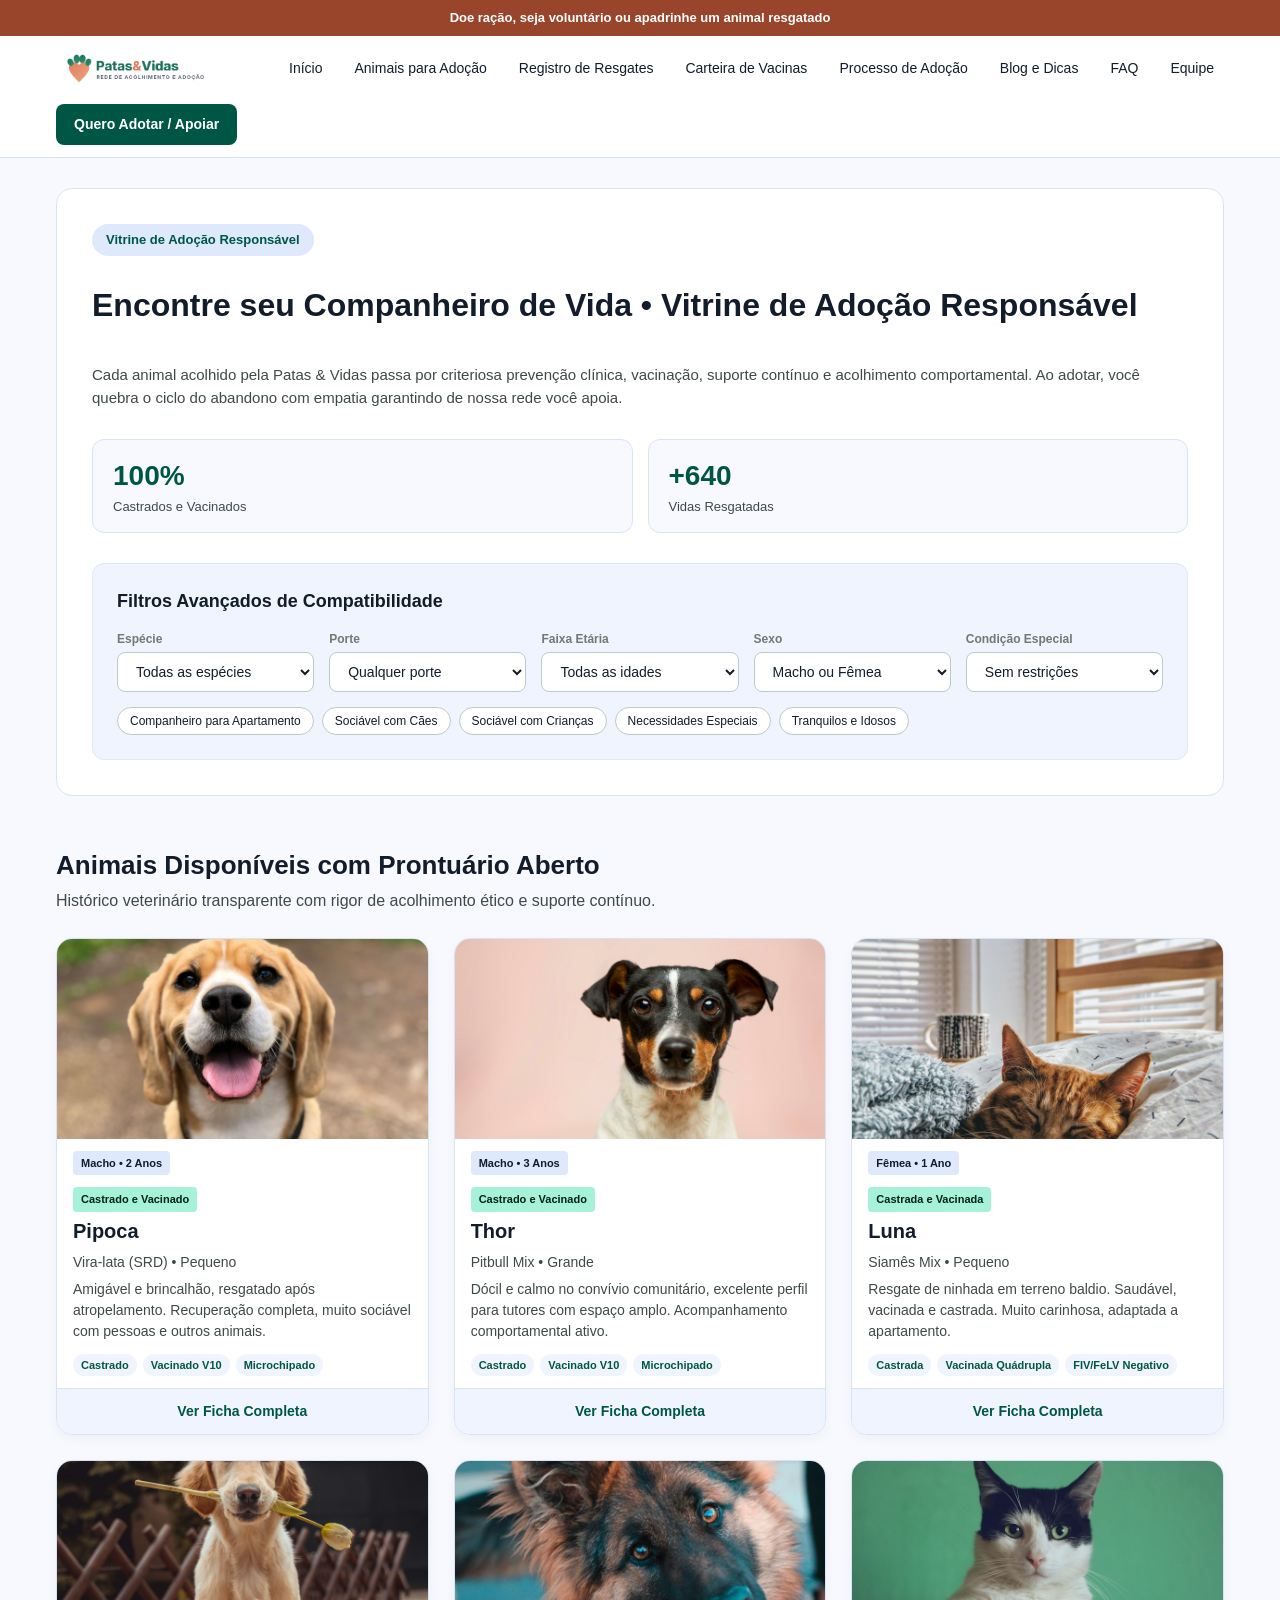
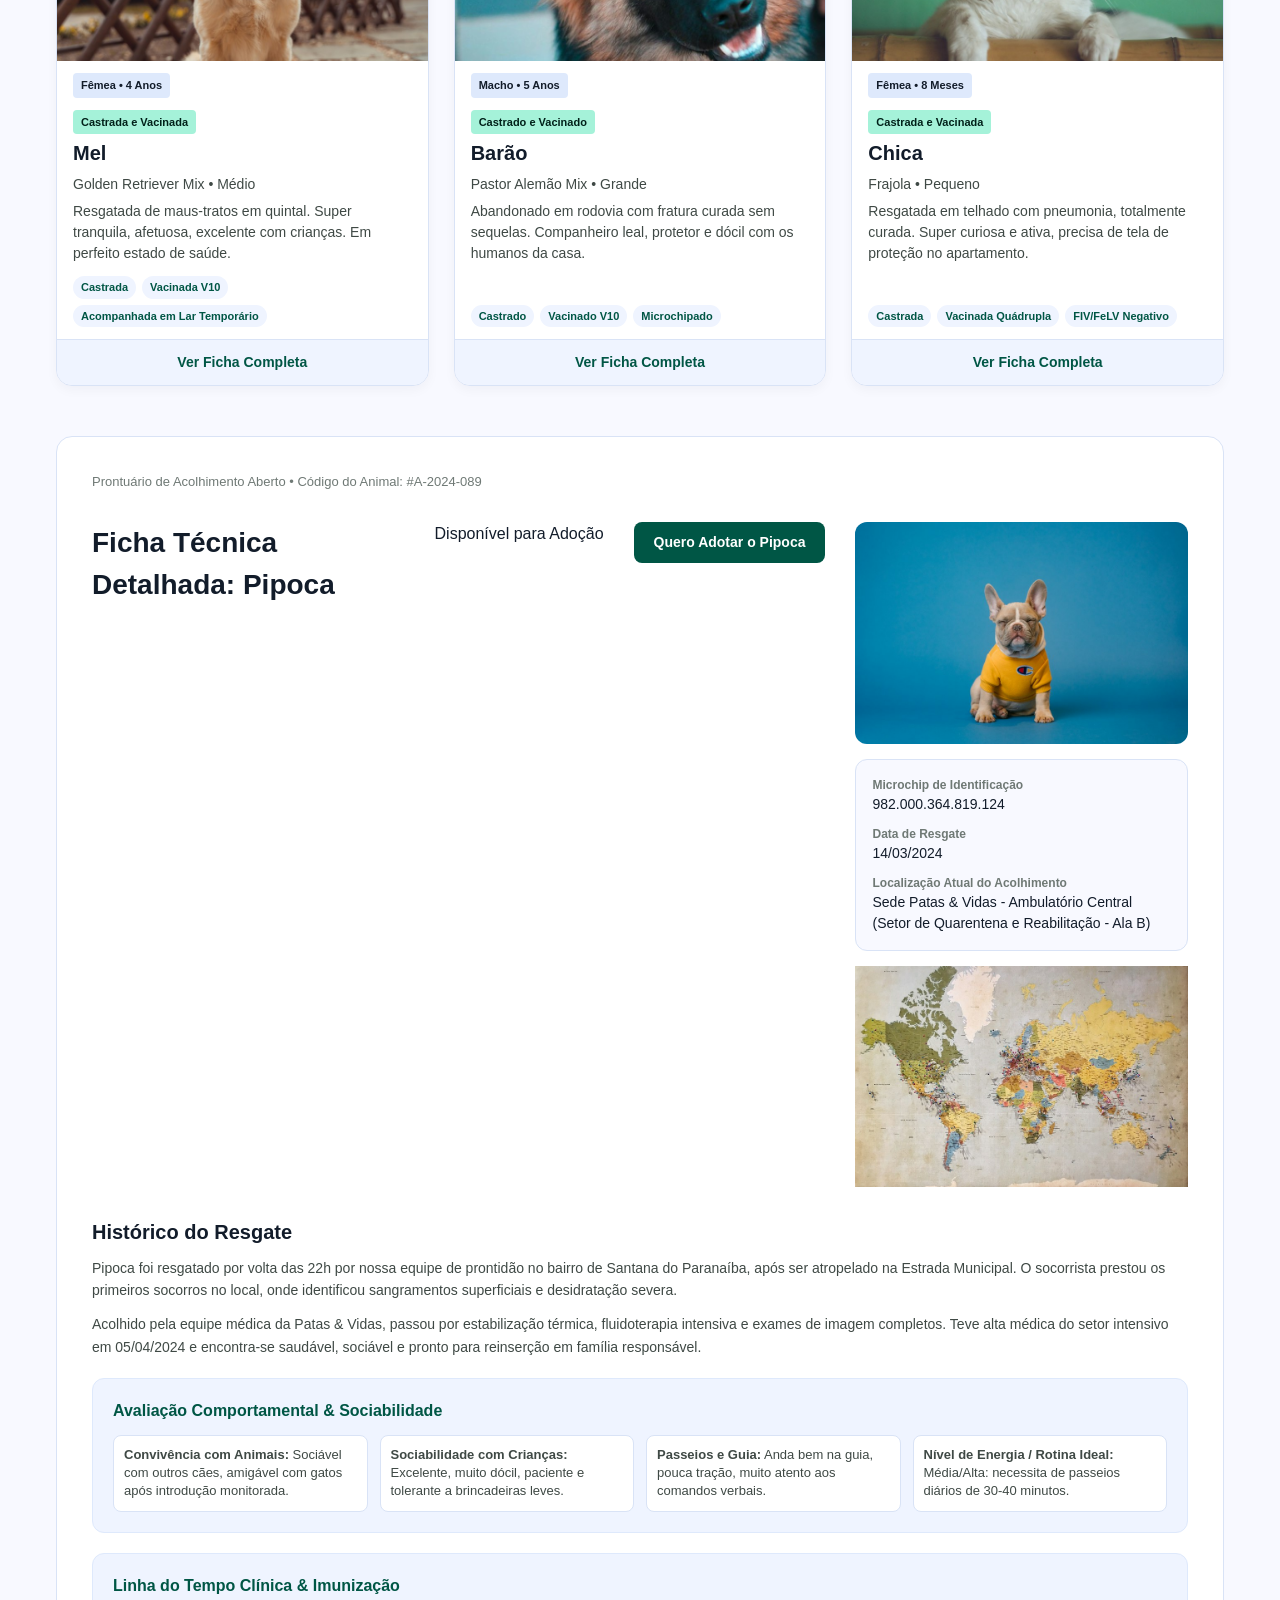
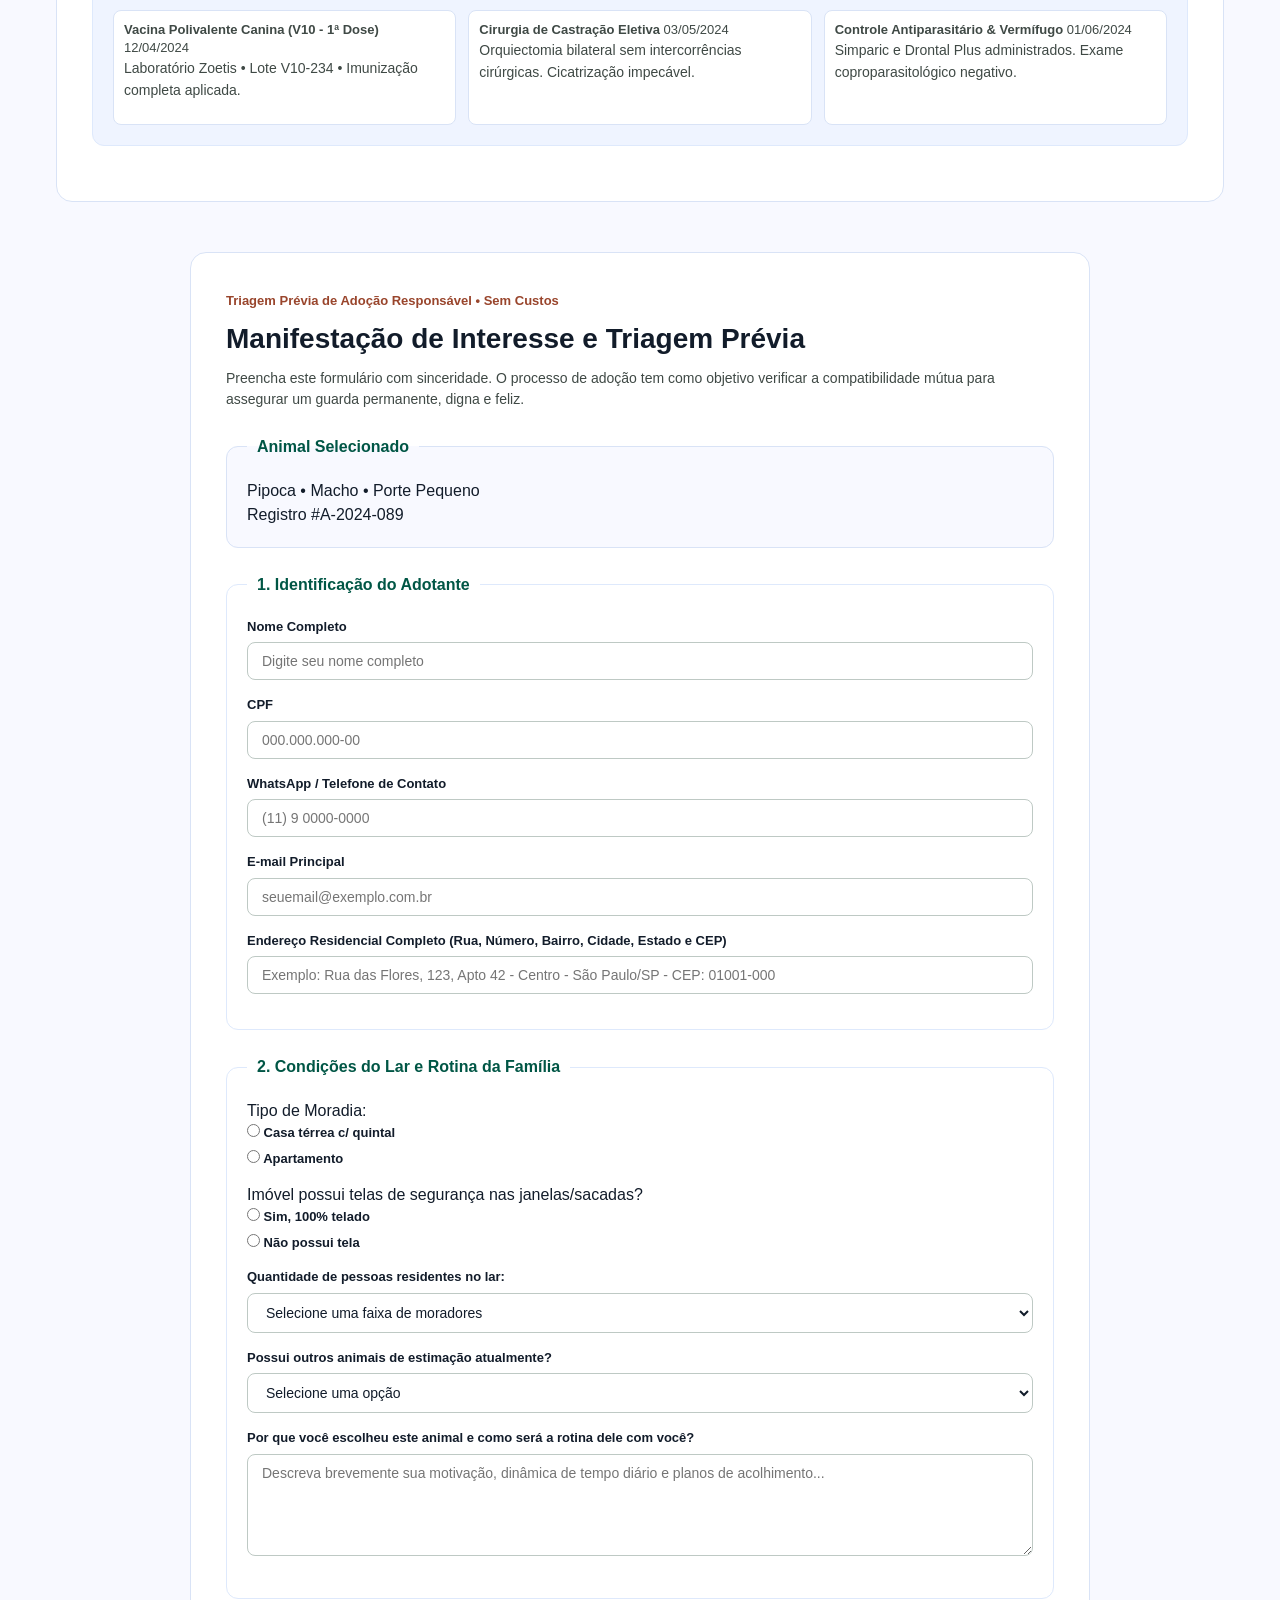
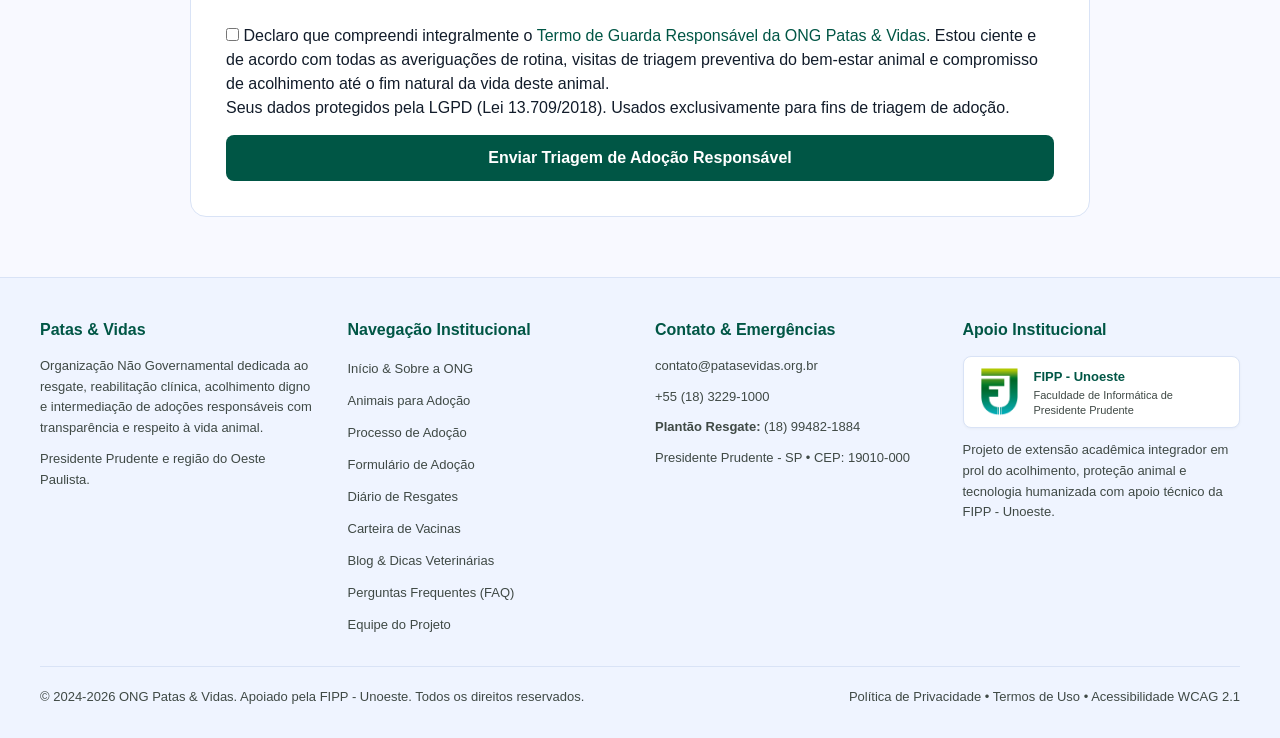
<file: pages/adocao.html>
<!DOCTYPE html>
<html lang="pt-br">
<head>
    <meta charset="UTF-8">
    <meta name="viewport" content="width=device-width, initial-scale=1.0">
    <title>Patas & Vidas - Encontre seu Companheiro de Vida</title>
    <meta name="description" content="Doe ração, seja voluntário ou apadrinhe um animal resgatado">
    <meta name="authors" content="Gabryel Gomes Cerqueira - Murilo Lemos Marques de Souza - Alexander Kenji Kurata Leirião - Pedro Henrique Andrade Santos">
    <link rel="icon" type="image/svg+xml" href="../ui/svg/favicon.svg">
    <link rel="stylesheet" href="../global.css">
    <link rel="stylesheet" href="../styles/adocao.css">
</head>
<body>
    <header>
        <div class="racaoinicio">
            <p>Doe ração, seja voluntário ou apadrinhe um animal resgatado</p>
        </div>
        <nav class="right-things imagem">
            <a href="/principal.html">
                <img src="/ui/logo.png" alt="Patas & Vidas">
            </a>
            <ul>
                <li><a href="/principal.html">Início</a></li>
                <li><a href="/pages/adocao.html">Animais para Adoção</a></li>
                <li><a href="/pages/registro.html">Registro de Resgates</a></li>
                <li><a href="/pages/carteiravacina.html">Carteira de Vacinas</a></li>
                <li><a href="/pages/processoadocao.html">Processo de Adoção</a></li>
                <li><a href="/pages/blogdicas.html">Blog e Dicas</a></li>
                <li><a href="/pages/FAQ.html">FAQ</a></li>
                <li><a href="/pages/equipe.html">Equipe</a></li>
            </ul>
            <a href="/pages/queradotar.html">Quero Adotar / Apoiar</a>
        </nav>
    </header>

    <main>
        <section>
            <span>Vitrine de Adoção Responsável</span>
            <h1>Encontre seu Companheiro de Vida • Vitrine de Adoção Responsável</h1>
            <p>Cada animal acolhido pela Patas & Vidas passa por criteriosa prevenção clínica, vacinação, suporte contínuo e acolhimento comportamental. Ao adotar, você quebra o ciclo do abandono com empatia garantindo de nossa rede você apoia.</p>
            
            <div>
                <div>
                    <strong>100%</strong>
                    <span>Castrados e Vacinados</span>
                </div>
                <div>
                    <strong>+640</strong>
                    <span>Vidas Resgatadas</span>
                </div>
            </div>

            <div>
                <h2>Filtros Avançados de Compatibilidade</h2>
                <form action="#" method="get">
                    <fieldset>
                        <legend>Filtrar Animais</legend>
                        <div>
                            <label for="filtro-especie">Espécie</label>
                            <select id="filtro-especie" name="especie">
                                <option value="">Todas as espécies</option>
                                <option value="cachorro">Cachorro</option>
                                <option value="gato">Gato</option>
                            </select>
                        </div>

                        <div>
                            <label for="filtro-porte">Porte</label>
                            <select id="filtro-porte" name="porte">
                                <option value="">Qualquer porte</option>
                                <option value="pequeno">Pequeno</option>
                                <option value="medio">Médio</option>
                                <option value="grande">Grande</option>
                            </select>
                        </div>

                        <div>
                            <label for="filtro-faixa-etaria">Faixa Etária</label>
                            <select id="filtro-faixa-etaria" name="faixa-etaria">
                                <option value="">Todas as idades</option>
                                <option value="filhote">Filhote</option>
                                <option value="adulto">Adulto</option>
                                <option value="idoso">Idoso</option>
                            </select>
                        </div>

                        <div>
                            <label for="filtro-sexo">Sexo</label>
                            <select id="filtro-sexo" name="sexo">
                                <option value="">Macho ou Fêmea</option>
                                <option value="macho">Macho</option>
                                <option value="femea">Fêmea</option>
                            </select>
                        </div>

                        <div>
                            <label for="filtro-condicao">Condição Especial</label>
                            <select id="filtro-condicao" name="condicao">
                                <option value="">Sem restrições</option>
                                <option value="necessidades-especiais">Necessidades Especiais</option>
                            </select>
                        </div>
                    </fieldset>

                    <div>
                        <button type="button">Companheiro para Apartamento</button>
                        <button type="button">Sociável com Cães</button>
                        <button type="button">Sociável com Crianças</button>
                        <button type="button">Necessidades Especiais</button>
                        <button type="button">Tranquilos e Idosos</button>
                    </div>
                </form>
            </div>
        </section>

        <section>
            <div>
                <h2>Animais Disponíveis com Prontuário Aberto</h2>
                <p>Histórico veterinário transparente com rigor de acolhimento ético e suporte contínuo.</p>
            </div>

            <div>
                <article>
                    <img src="/ui/pipoca.jpg" alt="Pipoca">
                    <span>Macho • 2 Anos</span>
                    <span>Castrado e Vacinado</span>
                    <h3>Pipoca</h3>
                    <p>Vira-lata (SRD) • Pequeno</p>
                    <p>Amigável e brincalhão, resgatado após atropelamento. Recuperação completa, muito sociável com pessoas e outros animais.</p>
                    <ul>
                        <li>Castrado</li>
                        <li>Vacinado V10</li>
                        <li>Microchipado</li>
                    </ul>
                    <a href="#ficha-tecnica">Ver Ficha Completa</a>
                </article>

                <article>
                    <img src="/ui/thor.jpg" alt="Thor">
                    <span>Macho • 3 Anos</span>
                    <span>Castrado e Vacinado</span>
                    <h3>Thor</h3>
                    <p>Pitbull Mix • Grande</p>
                    <p>Dócil e calmo no convívio comunitário, excelente perfil para tutores com espaço amplo. Acompanhamento comportamental ativo.</p>
                    <ul>
                        <li>Castrado</li>
                        <li>Vacinado V10</li>
                        <li>Microchipado</li>
                    </ul>
                    <a href="#">Ver Ficha Completa</a>
                </article>

                <article>
                    <img src="/ui/luna.jpg" alt="Luna">
                    <span>Fêmea • 1 Ano</span>
                    <span>Castrada e Vacinada</span>
                    <h3>Luna</h3>
                    <p>Siamês Mix • Pequeno</p>
                    <p>Resgate de ninhada em terreno baldio. Saudável, vacinada e castrada. Muito carinhosa, adaptada a apartamento.</p>
                    <ul>
                        <li>Castrada</li>
                        <li>Vacinada Quádrupla</li>
                        <li>FIV/FeLV Negativo</li>
                    </ul>
                    <a href="#">Ver Ficha Completa</a>
                </article>

                <article>
                    <img src="/ui/mel.jpg" alt="Mel">
                    <span>Fêmea • 4 Anos</span>
                    <span>Castrada e Vacinada</span>
                    <h3>Mel</h3>
                    <p>Golden Retriever Mix • Médio</p>
                    <p>Resgatada de maus-tratos em quintal. Super tranquila, afetuosa, excelente com crianças. Em perfeito estado de saúde.</p>
                    <ul>
                        <li>Castrada</li>
                        <li>Vacinada V10</li>
                        <li>Acompanhada em Lar Temporário</li>
                    </ul>
                    <a href="#">Ver Ficha Completa</a>
                </article>

                <article>
                    <img src="/ui/barao.jpg" alt="Barão">
                    <span>Macho • 5 Anos</span>
                    <span>Castrado e Vacinado</span>
                    <h3>Barão</h3>
                    <p>Pastor Alemão Mix • Grande</p>
                    <p>Abandonado em rodovia com fratura curada sem sequelas. Companheiro leal, protetor e dócil com os humanos da casa.</p>
                    <ul>
                        <li>Castrado</li>
                        <li>Vacinado V10</li>
                        <li>Microchipado</li>
                    </ul>
                    <a href="#">Ver Ficha Completa</a>
                </article>

                <article>
                    <img src="/ui/chica.jpg" alt="Chica">
                    <span>Fêmea • 8 Meses</span>
                    <span>Castrada e Vacinada</span>
                    <h3>Chica</h3>
                    <p>Frajola • Pequeno</p>
                    <p>Resgatada em telhado com pneumonia, totalmente curada. Super curiosa e ativa, precisa de tela de proteção no apartamento.</p>
                    <ul>
                        <li>Castrada</li>
                        <li>Vacinada Quádrupla</li>
                        <li>FIV/FeLV Negativo</li>
                    </ul>
                    <a href="#">Ver Ficha Completa</a>
                </article>
            </div>
        </section>

        <section id="ficha-tecnica">
            <span>Prontuário de Acolhimento Aberto • Código do Animal: #A-2024-089</span>
            <h2>Ficha Técnica Detalhada: Pipoca</h2>
            <span>Disponível para Adoção</span>
            <a href="#manifestacao-interesse">Quero Adotar o Pipoca</a>

            <div>
                <img src="/ui/pipoca-detalhe.jpg" alt="Pipoca">
                <dl>
                    <dt>Microchip de Identificação</dt>
                    <dd>982.000.364.819.124</dd>

                    <dt>Data de Resgate</dt>
                    <dd><time datetime="2024-03-14">14/03/2024</time></dd>

                    <dt>Localização Atual do Acolhimento</dt>
                    <dd>Sede Patas & Vidas - Ambulatório Central (Setor de Quarentena e Reabilitação - Ala B)</dd>
                </dl>
                <img src="/ui/mapa-localizacao.png" alt="Mapa de Localização do Acolhimento">
            </div>

            <div>
                <h3>Histórico do Resgate</h3>
                <p>Pipoca foi resgatado por volta das 22h por nossa equipe de prontidão no bairro de Santana do Paranaíba, após ser atropelado na Estrada Municipal. O socorrista prestou os primeiros socorros no local, onde identificou sangramentos superficiais e desidratação severa.</p>
                <p>Acolhido pela equipe médica da Patas & Vidas, passou por estabilização térmica, fluidoterapia intensiva e exames de imagem completos. Teve alta médica do setor intensivo em 05/04/2024 e encontra-se saudável, sociável e pronto para reinserção em família responsável.</p>

                <section>
                    <h4>Avaliação Comportamental & Sociabilidade</h4>
                    <ul>
                        <li>
                            <strong>Convivência com Animais:</strong>
                            Sociável com outros cães, amigável com gatos após introdução monitorada.
                        </li>
                        <li>
                            <strong>Sociabilidade com Crianças:</strong>
                            Excelente, muito dócil, paciente e tolerante a brincadeiras leves.
                        </li>
                        <li>
                            <strong>Passeios e Guia:</strong>
                            Anda bem na guia, pouca tração, muito atento aos comandos verbais.
                        </li>
                        <li>
                            <strong>Nível de Energia / Rotina Ideal:</strong>
                            Média/Alta: necessita de passeios diários de 30-40 minutos.
                        </li>
                    </ul>
                </section>

                <section>
                    <h4>Linha do Tempo Clínica & Imunização</h4>
                    <ol>
                        <li>
                            <strong>Vacina Polivalente Canina (V10 - 1ª Dose)</strong>
                            <time datetime="2024-04-12">12/04/2024</time>
                            <p>Laboratório Zoetis • Lote V10-234 • Imunização completa aplicada.</p>
                        </li>
                        <li>
                            <strong>Cirurgia de Castração Eletiva</strong>
                            <time datetime="2024-05-03">03/05/2024</time>
                            <p>Orquiectomia bilateral sem intercorrências cirúrgicas. Cicatrização impecável.</p>
                        </li>
                        <li>
                            <strong>Controle Antiparasitário & Vermífugo</strong>
                            <time datetime="2024-06-01">01/06/2024</time>
                            <p>Simparic e Drontal Plus administrados. Exame coproparasitológico negativo.</p>
                        </li>
                    </ol>
                </section>
            </div>
        </section>

        <section id="manifestacao-interesse">
            <span>Triagem Prévia de Adoção Responsável • Sem Custos</span>
            <h2>Manifestação de Interesse e Triagem Prévia</h2>
            <p>Preencha este formulário com sinceridade. O processo de adoção tem como objetivo verificar a compatibilidade mútua para assegurar um guarda permanente, digna e feliz.</p>

            <form action="#" method="post">
                <fieldset>
                    <legend>Animal Selecionado</legend>
                    <p>Pipoca • Macho • Porte Pequeno</p>
                    <span>Registro #A-2024-089</span>
                </fieldset>

                <fieldset>
                    <legend>1. Identificação do Adotante</legend>

                    <div>
                        <label for="nome-completo">Nome Completo</label>
                        <input type="text" id="nome-completo" name="nome-completo" placeholder="Digite seu nome completo" required>
                    </div>

                    <div>
                        <label for="cpf">CPF</label>
                        <input type="text" id="cpf" name="cpf" placeholder="000.000.000-00" required>
                    </div>

                    <div>
                        <label for="whatsapp">WhatsApp / Telefone de Contato</label>
                        <input type="tel" id="whatsapp" name="whatsapp" placeholder="(11) 9 0000-0000" required>
                    </div>

                    <div>
                        <label for="email">E-mail Principal</label>
                        <input type="email" id="email" name="email" placeholder="seuemail@exemplo.com.br" required>
                    </div>

                    <div>
                        <label for="endereco">Endereço Residencial Completo (Rua, Número, Bairro, Cidade, Estado e CEP)</label>
                        <input type="text" id="endereco" name="endereco" placeholder="Exemplo: Rua das Flores, 123, Apto 42 - Centro - São Paulo/SP - CEP: 01001-000" required>
                    </div>
                </fieldset>

                <fieldset>
                    <legend>2. Condições do Lar e Rotina da Família</legend>

                    <div>
                        <p>Tipo de Moradia:</p>
                        <label><input type="radio" name="tipo-moradia" value="casa-terrea"> Casa térrea c/ quintal</label>
                        <label><input type="radio" name="tipo-moradia" value="apartamento"> Apartamento</label>
                    </div>

                    <div>
                        <p>Imóvel possui telas de segurança nas janelas/sacadas?</p>
                        <label><input type="radio" name="telas" value="sim"> Sim, 100% telado</label>
                        <label><input type="radio" name="telas" value="nao"> Não possui tela</label>
                    </div>

                    <div>
                        <label for="pessoas-residencia">Quantidade de pessoas residentes no lar:</label>
                        <select id="pessoas-residencia" name="pessoas-residencia">
                            <option value="">Selecione uma faixa de moradores</option>
                            <option value="1">1 pessoa</option>
                            <option value="2-3">2 a 3 pessoas</option>
                            <option value="4-mais">4 ou mais pessoas</option>
                        </select>
                    </div>

                    <div>
                        <label for="outros-animais">Possui outros animais de estimação atualmente?</label>
                        <select id="outros-animais" name="outros-animais">
                            <option value="">Selecione uma opção</option>
                            <option value="nao">Não possuo</option>
                            <option value="caes">Sim, cão(cães)</option>
                            <option value="gatos">Sim, gato(s)</option>
                            <option value="ambos">Sim, cães e gatos</option>
                        </select>
                    </div>

                    <div>
                        <label for="motivo-adocao">Por que você escolheu este animal e como será a rotina dele com você?</label>
                        <textarea id="motivo-adocao" name="motivo-adocao" rows="5" placeholder="Descreva brevemente sua motivação, dinâmica de tempo diário e planos de acolhimento..."></textarea>
                    </div>
                </fieldset>

                <div>
                    <label>
                        <input type="checkbox" name="declaracao-termos" required>
                        Declaro que compreendi integralmente o <a href="/termos.html">Termo de Guarda Responsável da ONG Patas & Vidas</a>. Estou ciente e de acordo com todas as averiguações de rotina, visitas de triagem preventiva do bem-estar animal e compromisso de acolhimento até o fim natural da vida deste animal.
                    </label>
                </div>

                <div>
                    <span>Seus dados protegidos pela LGPD (Lei 13.709/2018). Usados exclusivamente para fins de triagem de adoção.</span>
                    <button type="submit">Enviar Triagem de Adoção Responsável</button>
                </div>
            </form>
        </section>
    </main>

    <footer>
        <div>
            <div>
                <h3>Patas &amp; Vidas</h3>
                <p>Organização Não Governamental dedicada ao resgate, reabilitação clínica, acolhimento digno e intermediação de adoções responsáveis com transparência e respeito à vida animal.</p>
                <p>Presidente Prudente e região do Oeste Paulista.</p>
            </div>

            <div>
                <h4>Navegação Institucional</h4>
                <ul>
                    <li><a href="/principal.html">Início &amp; Sobre a ONG</a></li>
                    <li><a href="/pages/adocao.html">Animais para Adoção</a></li>
                    <li><a href="/pages/processoadocao.html">Processo de Adoção</a></li>
                    <li><a href="/pages/queradotar.html">Formulário de Adoção</a></li>
                    <li><a href="/pages/registro.html">Diário de Resgates</a></li>
                    <li><a href="/pages/carteiravacina.html">Carteira de Vacinas</a></li>
                    <li><a href="/pages/blogdicas.html">Blog &amp; Dicas Veterinárias</a></li>
                    <li><a href="/pages/FAQ.html">Perguntas Frequentes (FAQ)</a></li>
                    <li><a href="/pages/equipe.html">Equipe do Projeto</a></li>
                </ul>
            </div>

            <div>
                <h4>Contato &amp; Emergências</h4>
                <address>
                    <p><a href="mailto:contato@patasevidas.org.br">contato@patasevidas.org.br</a></p>
                    <p><a href="tel:+551832291000">+55 (18) 3229-1000</a></p>
                    <p><strong>Plantão Resgate:</strong> (18) 99482-1884</p>
                    <p>Presidente Prudente - SP • CEP: 19010-000</p>
                </address>
            </div>

            <div>
                <h4>Apoio Institucional</h4>
                <div class="footer-apoio">
                    <img src="/ui/fipp.png" alt="Logo FIPP - Unoeste" class="logo-fipp-footer">
                    <div class="footer-apoio-texto">
                        <strong>FIPP - Unoeste</strong>
                        <span>Faculdade de Informática de Presidente Prudente</span>
                    </div>
                </div>
                <p>Projeto de extensão acadêmica integrador em prol do acolhimento, proteção animal e tecnologia humanizada com apoio técnico da FIPP - Unoeste.</p>
            </div>
        </div>

        <div>
            <p>&copy; 2024-2026 ONG Patas &amp; Vidas. Apoiado pela FIPP - Unoeste. Todos os direitos reservados.</p>
            <p>Política de Privacidade • Termos de Uso • Acessibilidade WCAG 2.1</p>
        </div>
    </footer>
</body>
</html>
</file>
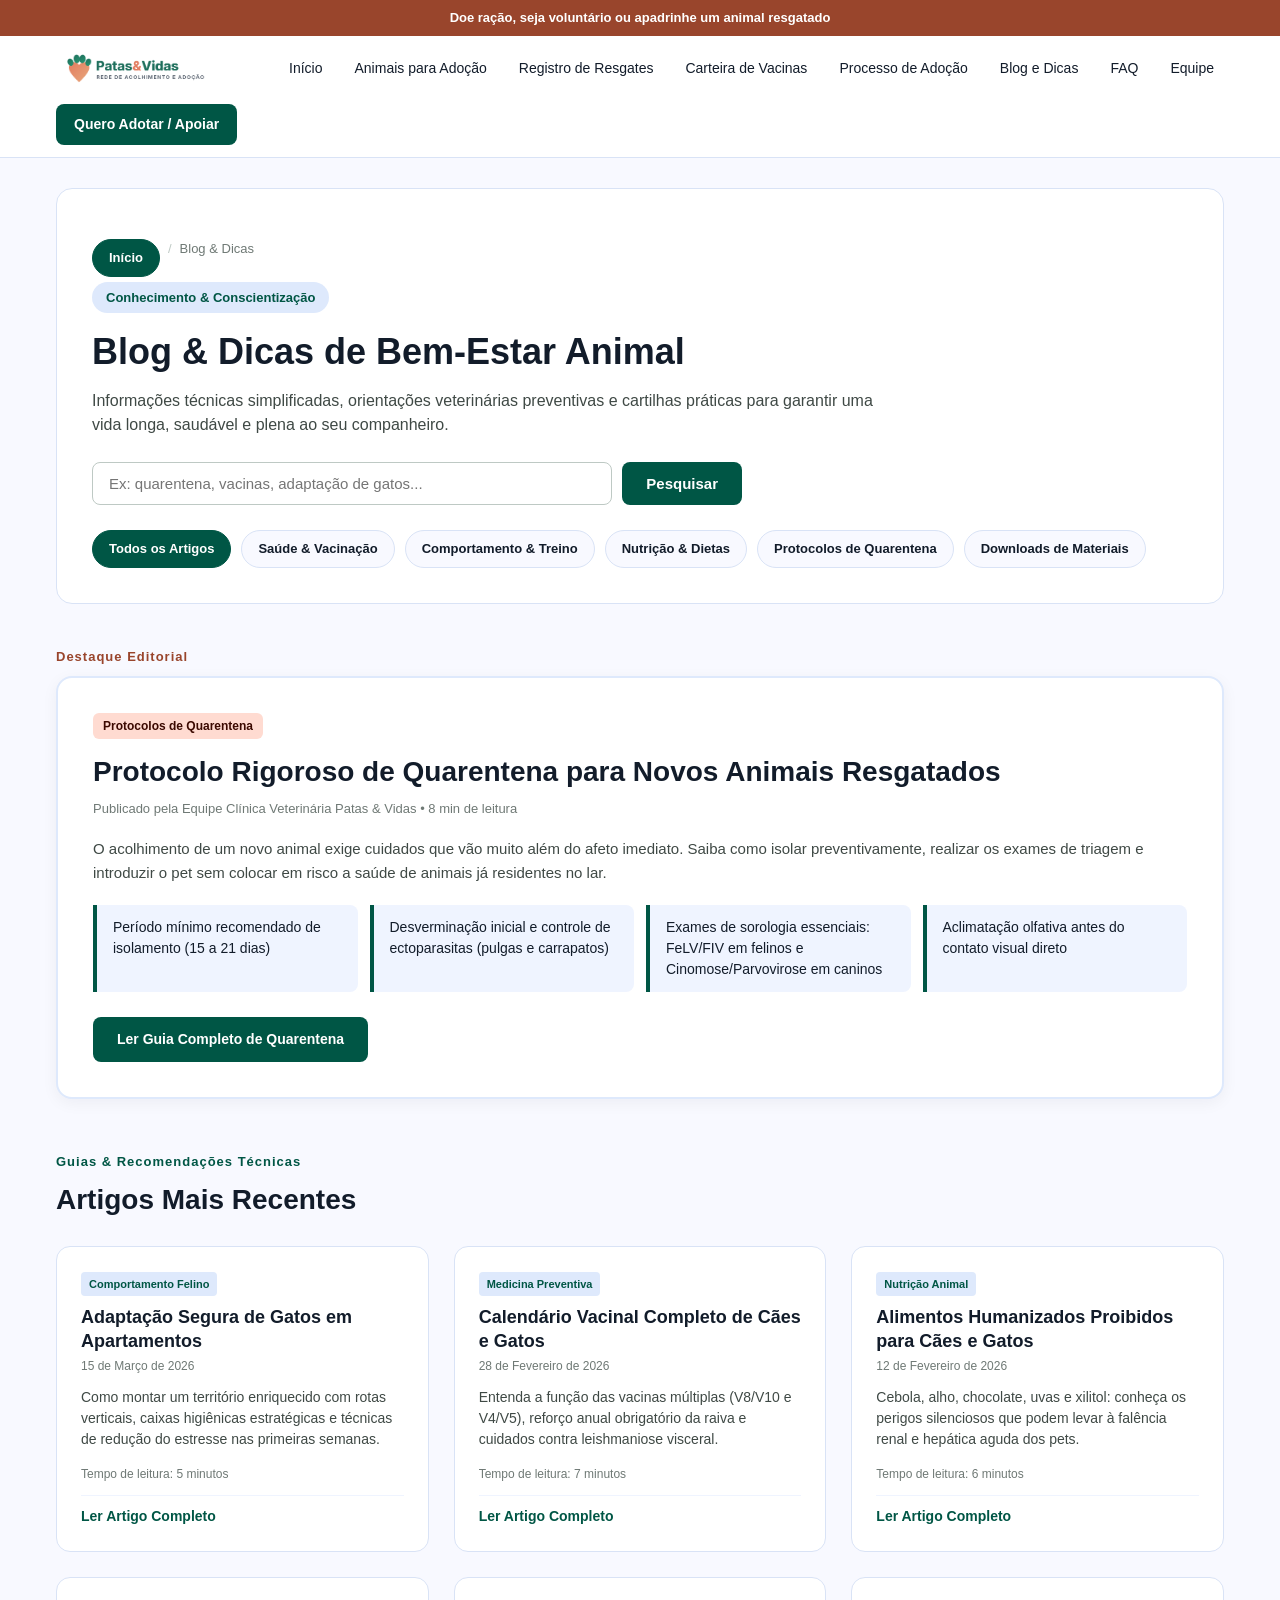
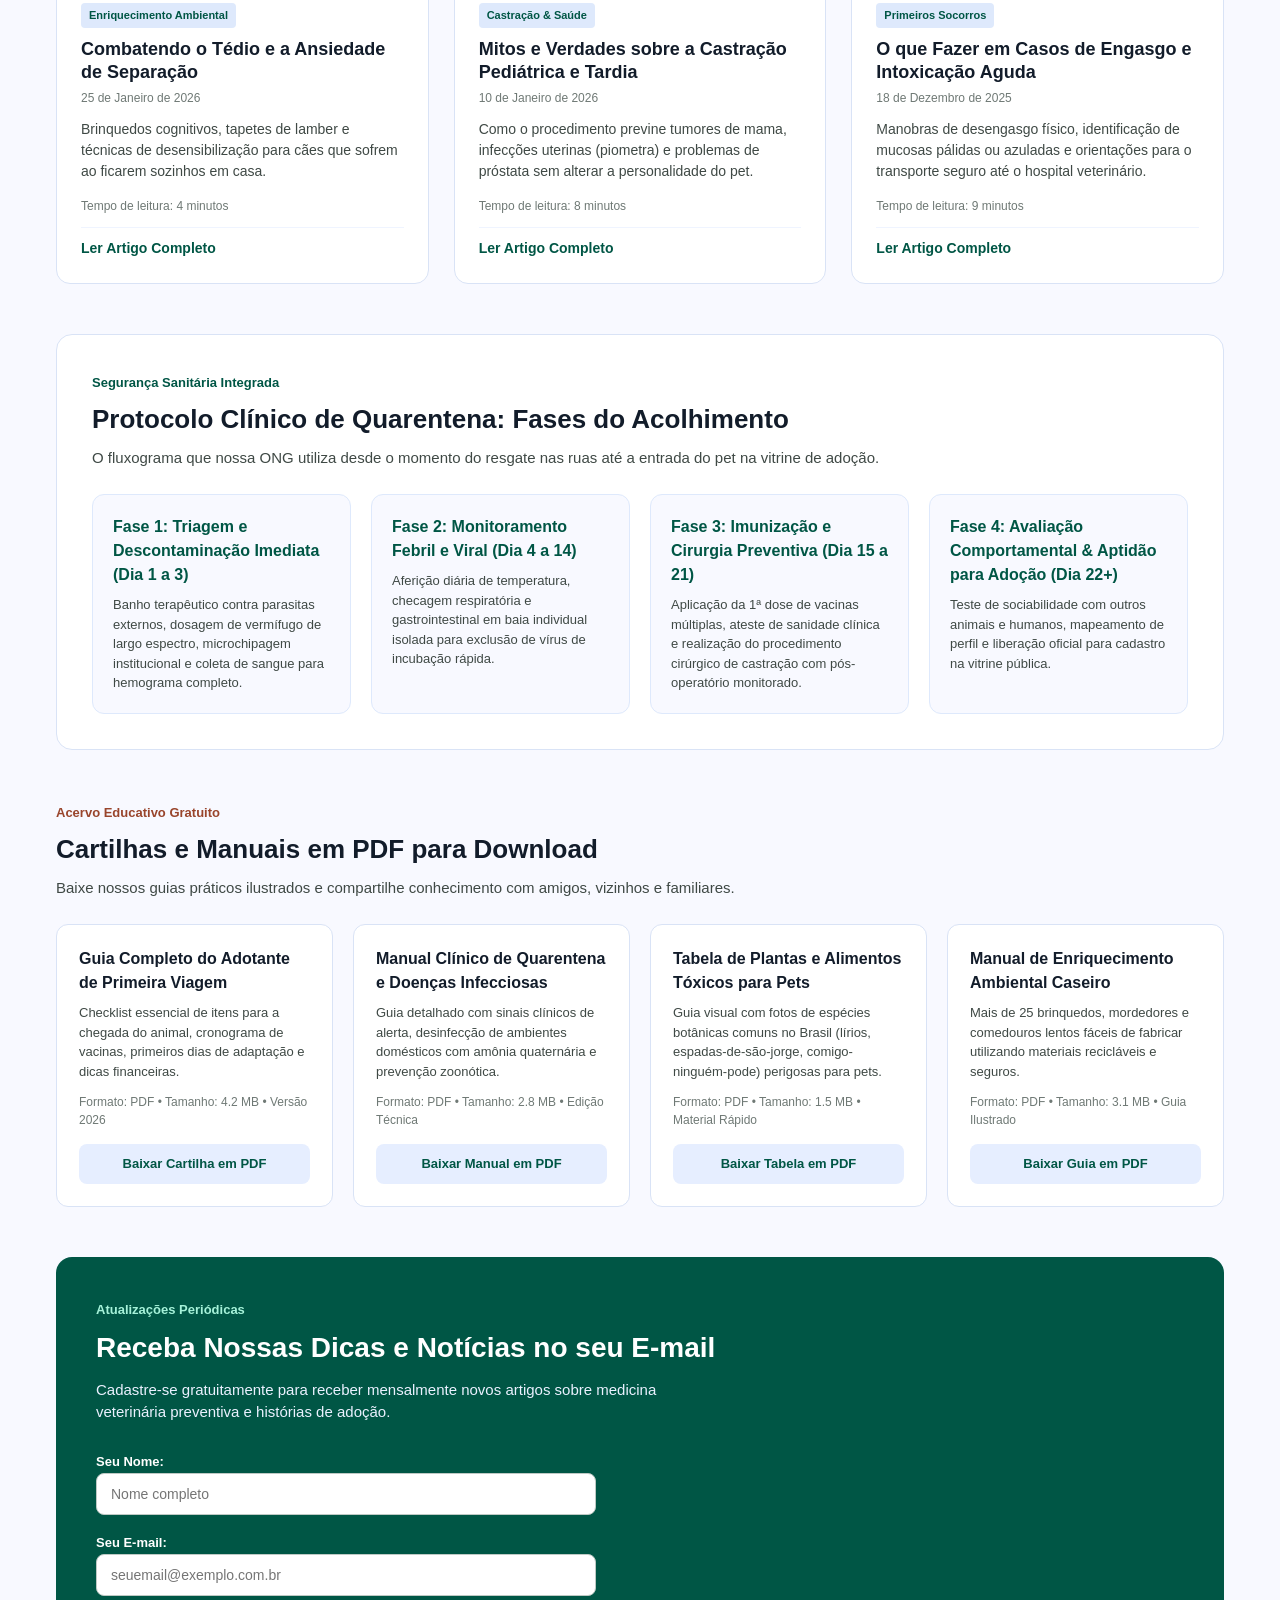
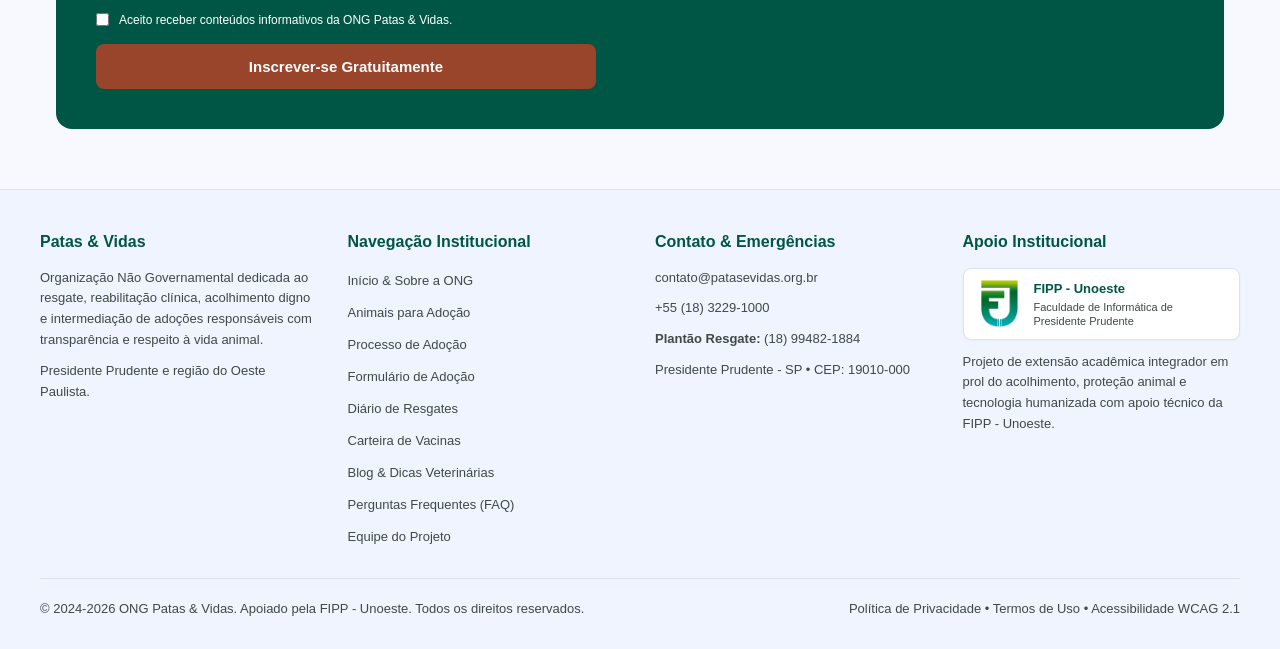
<file: pages/blogdicas.html>
<!DOCTYPE html>
<html lang="pt-br">
<head>
    <meta charset="UTF-8">
    <meta name="viewport" content="width=device-width, initial-scale=1.0">
    <title>Patas & Vidas - Blog & Dicas de Bem-Estar Animal</title>
    <meta name="description" content="Artigos veterinários, guias práticos de cuidados, protocolos de quarentena e cartilhas educativas para download.">
    <meta name="authors" content="Gabryel Gomes Cerqueira - Murilo Lemos Marques de Souza - Alexander Kenji Kurata Leirião - Pedro Henrique Andrade Santos">
    <link rel="icon" type="image/svg+xml" href="../ui/svg/favicon.svg">
    <link rel="stylesheet" href="../global.css">
    <link rel="stylesheet" href="../styles/blogdicas.css">
</head>
<body>
    <header>
        <div>
            <p>Doe ração, seja voluntário ou apadrinhe um animal resgatado</p>
        </div>
        <nav>
            <a href="/principal.html">
                <img src="/ui/logo.png" alt="Patas & Vidas">
            </a>
            <ul>
                <li><a href="/principal.html">Início</a></li>
                <li><a href="/pages/adocao.html">Animais para Adoção</a></li>
                <li><a href="/pages/registro.html">Registro de Resgates</a></li>
                <li><a href="/pages/carteiravacina.html">Carteira de Vacinas</a></li>
                <li><a href="/pages/processoadocao.html">Processo de Adoção</a></li>
                <li><a href="/pages/blogdicas.html">Blog e Dicas</a></li>
                <li><a href="/pages/FAQ.html">FAQ</a></li>
                <li><a href="/pages/equipe.html">Equipe</a></li>
            </ul>
            <a href="/pages/queradotar.html">Quero Adotar / Apoiar</a>
        </nav>
    </header>

    <main>
        <section class="hero-blog">
            <nav aria-label="Migalhas de pão">
                <ol>
                    <li><a href="/principal.html">Início</a></li>
                    <li aria-current="page">Blog &amp; Dicas</li>
                </ol>
            </nav>
            <span>Conhecimento &amp; Conscientização</span>
            <h1>Blog &amp; Dicas de Bem-Estar Animal</h1>
            <p>Informações técnicas simplificadas, orientações veterinárias preventivas e cartilhas práticas para garantir uma vida longa, saudável e plena ao seu companheiro.</p>

            <form action="#" method="get">
                <label for="busca-blog">Buscar artigos, guias ou assuntos:</label>
                <input type="search" id="busca-blog" name="busca" placeholder="Ex: quarentena, vacinas, adaptação de gatos...">
                <button type="submit">Pesquisar</button>
            </form>

            <nav aria-label="Categorias de artigos">
                <ul>
                    <li><a href="#">Todos os Artigos</a></li>
                    <li><a href="#">Saúde &amp; Vacinação</a></li>
                    <li><a href="#">Comportamento &amp; Treino</a></li>
                    <li><a href="#">Nutrição &amp; Dietas</a></li>
                    <li><a href="#">Protocolos de Quarentena</a></li>
                    <li><a href="#">Downloads de Materiais</a></li>
                </ul>
            </nav>
        </section>

        <section class="artigo-destaque">
            <span>Destaque Editorial</span>
            <article>
                <header>
                    <span>Protocolos de Quarentena</span>
                    <h2>Protocolo Rigoroso de Quarentena para Novos Animais Resgatados</h2>
                    <p>Publicado pela Equipe Clínica Veterinária Patas &amp; Vidas • 8 min de leitura</p>
                </header>
                <p>O acolhimento de um novo animal exige cuidados que vão muito além do afeto imediato. Saiba como isolar preventivamente, realizar os exames de triagem e introduzir o pet sem colocar em risco a saúde de animais já residentes no lar.</p>
                <ul>
                    <li>Período mínimo recomendado de isolamento (15 a 21 dias)</li>
                    <li>Desverminação inicial e controle de ectoparasitas (pulgas e carrapatos)</li>
                    <li>Exames de sorologia essenciais: FeLV/FIV em felinos e Cinomose/Parvovirose em caninos</li>
                    <li>Aclimatação olfativa antes do contato visual direto</li>
                </ul>
                <a href="#">Ler Guia Completo de Quarentena</a>
            </article>
        </section>

        <section class="lista-artigos">
            <span>Guias &amp; Recomendações Técnicas</span>
            <h2>Artigos Mais Recentes</h2>
            
            <div>
                <article>
                    <header>
                        <span>Comportamento Felino</span>
                        <h3>Adaptação Segura de Gatos em Apartamentos</h3>
                        <time datetime="2026-03-15">15 de Março de 2026</time>
                    </header>
                    <p>Como montar um território enriquecido com rotas verticais, caixas higiênicas estratégicas e técnicas de redução do estresse nas primeiras semanas.</p>
                    <p>Tempo de leitura: 5 minutos</p>
                    <a href="#">Ler Artigo Completo</a>
                </article>

                <article>
                    <header>
                        <span>Medicina Preventiva</span>
                        <h3>Calendário Vacinal Completo de Cães e Gatos</h3>
                        <time datetime="2026-02-28">28 de Fevereiro de 2026</time>
                    </header>
                    <p>Entenda a função das vacinas múltiplas (V8/V10 e V4/V5), reforço anual obrigatório da raiva e cuidados contra leishmaniose visceral.</p>
                    <p>Tempo de leitura: 7 minutos</p>
                    <a href="#">Ler Artigo Completo</a>
                </article>

                <article>
                    <header>
                        <span>Nutrição Animal</span>
                        <h3>Alimentos Humanizados Proibidos para Cães e Gatos</h3>
                        <time datetime="2026-02-12">12 de Fevereiro de 2026</time>
                    </header>
                    <p>Cebola, alho, chocolate, uvas e xilitol: conheça os perigos silenciosos que podem levar à falência renal e hepática aguda dos pets.</p>
                    <p>Tempo de leitura: 6 minutos</p>
                    <a href="#">Ler Artigo Completo</a>
                </article>

                <article>
                    <header>
                        <span>Enriquecimento Ambiental</span>
                        <h3>Combatendo o Tédio e a Ansiedade de Separação</h3>
                        <time datetime="2026-01-25">25 de Janeiro de 2026</time>
                    </header>
                    <p>Brinquedos cognitivos, tapetes de lamber e técnicas de desensibilização para cães que sofrem ao ficarem sozinhos em casa.</p>
                    <p>Tempo de leitura: 4 minutos</p>
                    <a href="#">Ler Artigo Completo</a>
                </article>

                <article>
                    <header>
                        <span>Castração &amp; Saúde</span>
                        <h3>Mitos e Verdades sobre a Castração Pediátrica e Tardia</h3>
                        <time datetime="2026-01-10">10 de Janeiro de 2026</time>
                    </header>
                    <p>Como o procedimento previne tumores de mama, infecções uterinas (piometra) e problemas de próstata sem alterar a personalidade do pet.</p>
                    <p>Tempo de leitura: 8 minutos</p>
                    <a href="#">Ler Artigo Completo</a>
                </article>

                <article>
                    <header>
                        <span>Primeiros Socorros</span>
                        <h3>O que Fazer em Casos de Engasgo e Intoxicação Aguda</h3>
                        <time datetime="2025-12-18">18 de Dezembro de 2025</time>
                    </header>
                    <p>Manobras de desengasgo físico, identificação de mucosas pálidas ou azuladas e orientações para o transporte seguro até o hospital veterinário.</p>
                    <p>Tempo de leitura: 9 minutos</p>
                    <a href="#">Ler Artigo Completo</a>
                </article>
            </div>
        </section>

        <section class="protocolos-quarentena">
            <span>Segurança Sanitária Integrada</span>
            <h2>Protocolo Clínico de Quarentena: Fases do Acolhimento</h2>
            <p>O fluxograma que nossa ONG utiliza desde o momento do resgate nas ruas até a entrada do pet na vitrine de adoção.</p>

            <ol>
                <li>
                    <h3>Fase 1: Triagem e Descontaminação Imediata (Dia 1 a 3)</h3>
                    <p>Banho terapêutico contra parasitas externos, dosagem de vermífugo de largo espectro, microchipagem institucional e coleta de sangue para hemograma completo.</p>
                </li>
                <li>
                    <h3>Fase 2: Monitoramento Febril e Viral (Dia 4 a 14)</h3>
                    <p>Aferição diária de temperatura, checagem respiratória e gastrointestinal em baia individual isolada para exclusão de vírus de incubação rápida.</p>
                </li>
                <li>
                    <h3>Fase 3: Imunização e Cirurgia Preventiva (Dia 15 a 21)</h3>
                    <p>Aplicação da 1ª dose de vacinas múltiplas, ateste de sanidade clínica e realização do procedimento cirúrgico de castração com pós-operatório monitorado.</p>
                </li>
                <li>
                    <h3>Fase 4: Avaliação Comportamental &amp; Aptidão para Adoção (Dia 22+)</h3>
                    <p>Teste de sociabilidade com outros animais e humanos, mapeamento de perfil e liberação oficial para cadastro na vitrine pública.</p>
                </li>
            </ol>
        </section>

        <section class="downloads-materiais">
            <span>Acervo Educativo Gratuito</span>
            <h2>Cartilhas e Manuais em PDF para Download</h2>
            <p>Baixe nossos guias práticos ilustrados e compartilhe conhecimento com amigos, vizinhos e familiares.</p>

            <div>
                <article>
                    <h3>Guia Completo do Adotante de Primeira Viagem</h3>
                    <p>Checklist essencial de itens para a chegada do animal, cronograma de vacinas, primeiros dias de adaptação e dicas financeiras.</p>
                    <p>Formato: PDF • Tamanho: 4.2 MB • Versão 2026</p>
                    <a href="#" download>Baixar Cartilha em PDF</a>
                </article>

                <article>
                    <h3>Manual Clínico de Quarentena e Doenças Infecciosas</h3>
                    <p>Guia detalhado com sinais clínicos de alerta, desinfecção de ambientes domésticos com amônia quaternária e prevenção zoonótica.</p>
                    <p>Formato: PDF • Tamanho: 2.8 MB • Edição Técnica</p>
                    <a href="#" download>Baixar Manual em PDF</a>
                </article>

                <article>
                    <h3>Tabela de Plantas e Alimentos Tóxicos para Pets</h3>
                    <p>Guia visual com fotos de espécies botânicas comuns no Brasil (lírios, espadas-de-são-jorge, comigo-ninguém-pode) perigosas para pets.</p>
                    <p>Formato: PDF • Tamanho: 1.5 MB • Material Rápido</p>
                    <a href="#" download>Baixar Tabela em PDF</a>
                </article>

                <article>
                    <h3>Manual de Enriquecimento Ambiental Caseiro</h3>
                    <p>Mais de 25 brinquedos, mordedores e comedouros lentos fáceis de fabricar utilizando materiais recicláveis e seguros.</p>
                    <p>Formato: PDF • Tamanho: 3.1 MB • Guia Ilustrado</p>
                    <a href="#" download>Baixar Guia em PDF</a>
                </article>
            </div>
        </section>

        <section class="newsletter-blog">
            <span>Atualizações Periódicas</span>
            <h2>Receba Nossas Dicas e Notícias no seu E-mail</h2>
            <p>Cadastre-se gratuitamente para receber mensalmente novos artigos sobre medicina veterinária preventiva e histórias de adoção.</p>
            <form action="#" method="post">
                <div>
                    <label for="nome-newsletter">Seu Nome:</label>
                    <input type="text" id="nome-newsletter" name="nome" placeholder="Nome completo" required>
                </div>
                <div>
                    <label for="email-newsletter">Seu E-mail:</label>
                    <input type="email" id="email-newsletter" name="email" placeholder="seuemail@exemplo.com.br" required>
                </div>
                <div>
                    <input type="checkbox" id="concordo-termos" name="concordo" required>
                    <label for="concordo-termos">Aceito receber conteúdos informativos da ONG Patas &amp; Vidas.</label>
                </div>
                <button type="submit">Inscrever-se Gratuitamente</button>
            </form>
        </section>
    </main>

    <footer>
        <div>
            <div>
                <h3>Patas &amp; Vidas</h3>
                <p>Organização Não Governamental dedicada ao resgate, reabilitação clínica, acolhimento digno e intermediação de adoções responsáveis com transparência e respeito à vida animal.</p>
                <p>Presidente Prudente e região do Oeste Paulista.</p>
            </div>

            <div>
                <h4>Navegação Institucional</h4>
                <ul>
                    <li><a href="/principal.html">Início &amp; Sobre a ONG</a></li>
                    <li><a href="/pages/adocao.html">Animais para Adoção</a></li>
                    <li><a href="/pages/processoadocao.html">Processo de Adoção</a></li>
                    <li><a href="/pages/queradotar.html">Formulário de Adoção</a></li>
                    <li><a href="/pages/registro.html">Diário de Resgates</a></li>
                    <li><a href="/pages/carteiravacina.html">Carteira de Vacinas</a></li>
                    <li><a href="/pages/blogdicas.html">Blog &amp; Dicas Veterinárias</a></li>
                    <li><a href="/pages/FAQ.html">Perguntas Frequentes (FAQ)</a></li>
                    <li><a href="/pages/equipe.html">Equipe do Projeto</a></li>
                </ul>
            </div>

            <div>
                <h4>Contato &amp; Emergências</h4>
                <address>
                    <p><a href="mailto:contato@patasevidas.org.br">contato@patasevidas.org.br</a></p>
                    <p><a href="tel:+551832291000">+55 (18) 3229-1000</a></p>
                    <p><strong>Plantão Resgate:</strong> (18) 99482-1884</p>
                    <p>Presidente Prudente - SP • CEP: 19010-000</p>
                </address>
            </div>

            <div>
                <h4>Apoio Institucional</h4>
                <div class="footer-apoio">
                    <img src="/ui/fipp.png" alt="Logo FIPP - Unoeste" class="logo-fipp-footer">
                    <div class="footer-apoio-texto">
                        <strong>FIPP - Unoeste</strong>
                        <span>Faculdade de Informática de Presidente Prudente</span>
                    </div>
                </div>
                <p>Projeto de extensão acadêmica integrador em prol do acolhimento, proteção animal e tecnologia humanizada com apoio técnico da FIPP - Unoeste.</p>
            </div>
        </div>

        <div>
            <p>&copy; 2024-2026 ONG Patas &amp; Vidas. Apoiado pela FIPP - Unoeste. Todos os direitos reservados.</p>
            <p>Política de Privacidade • Termos de Uso • Acessibilidade WCAG 2.1</p>
        </div>
    </footer>
</body>
</html>
</file>
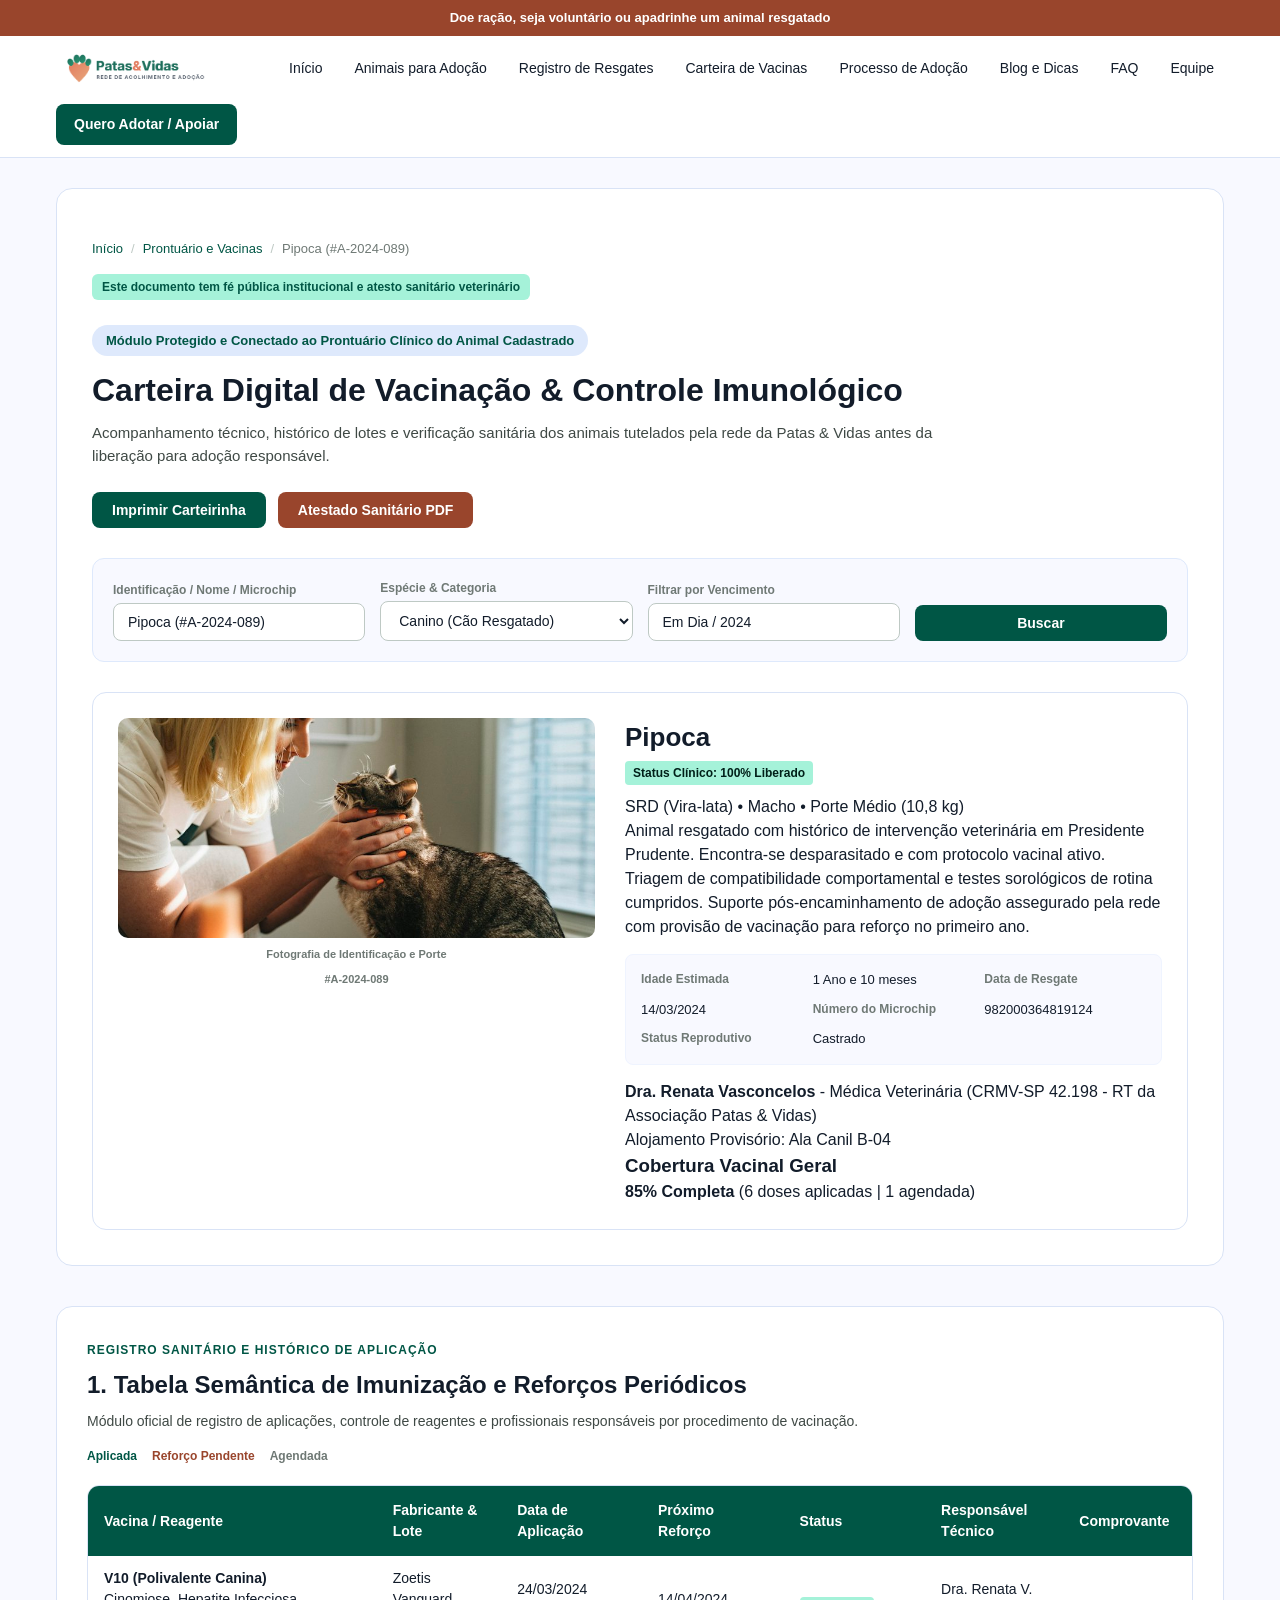
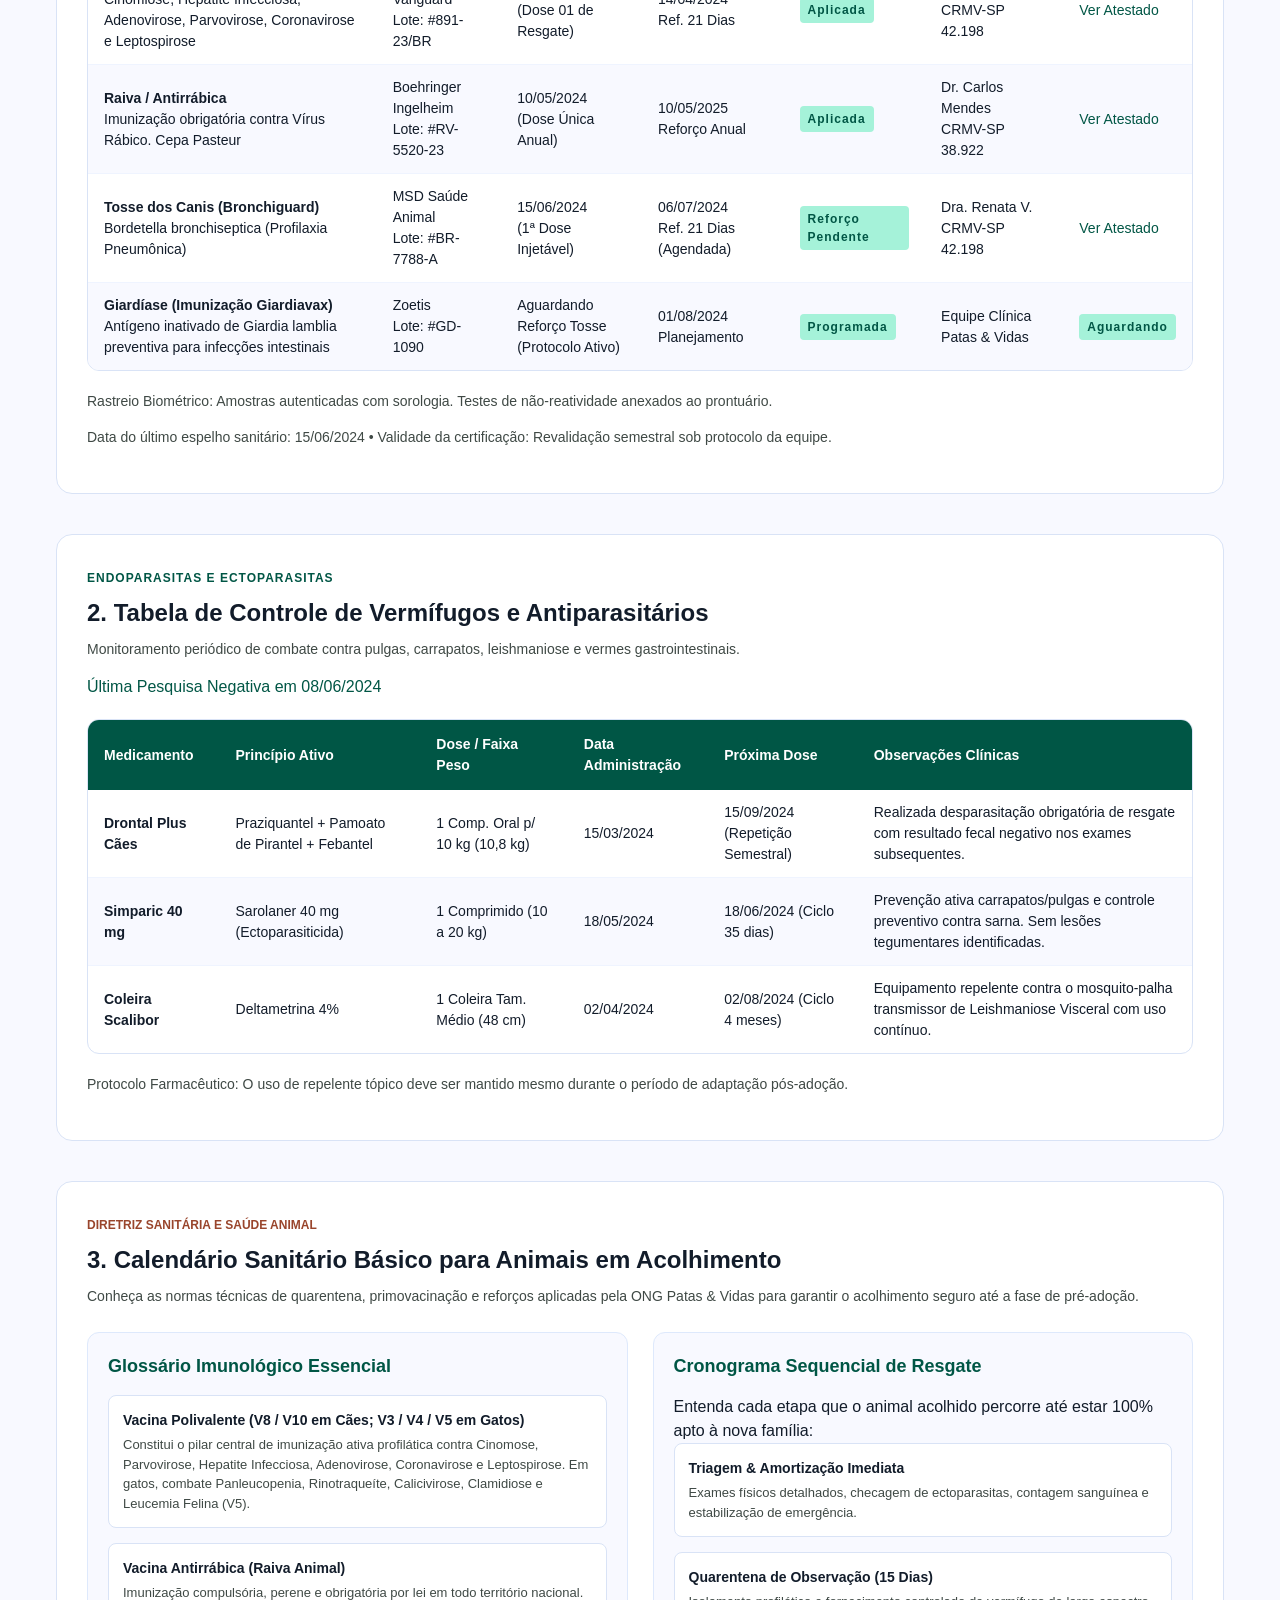
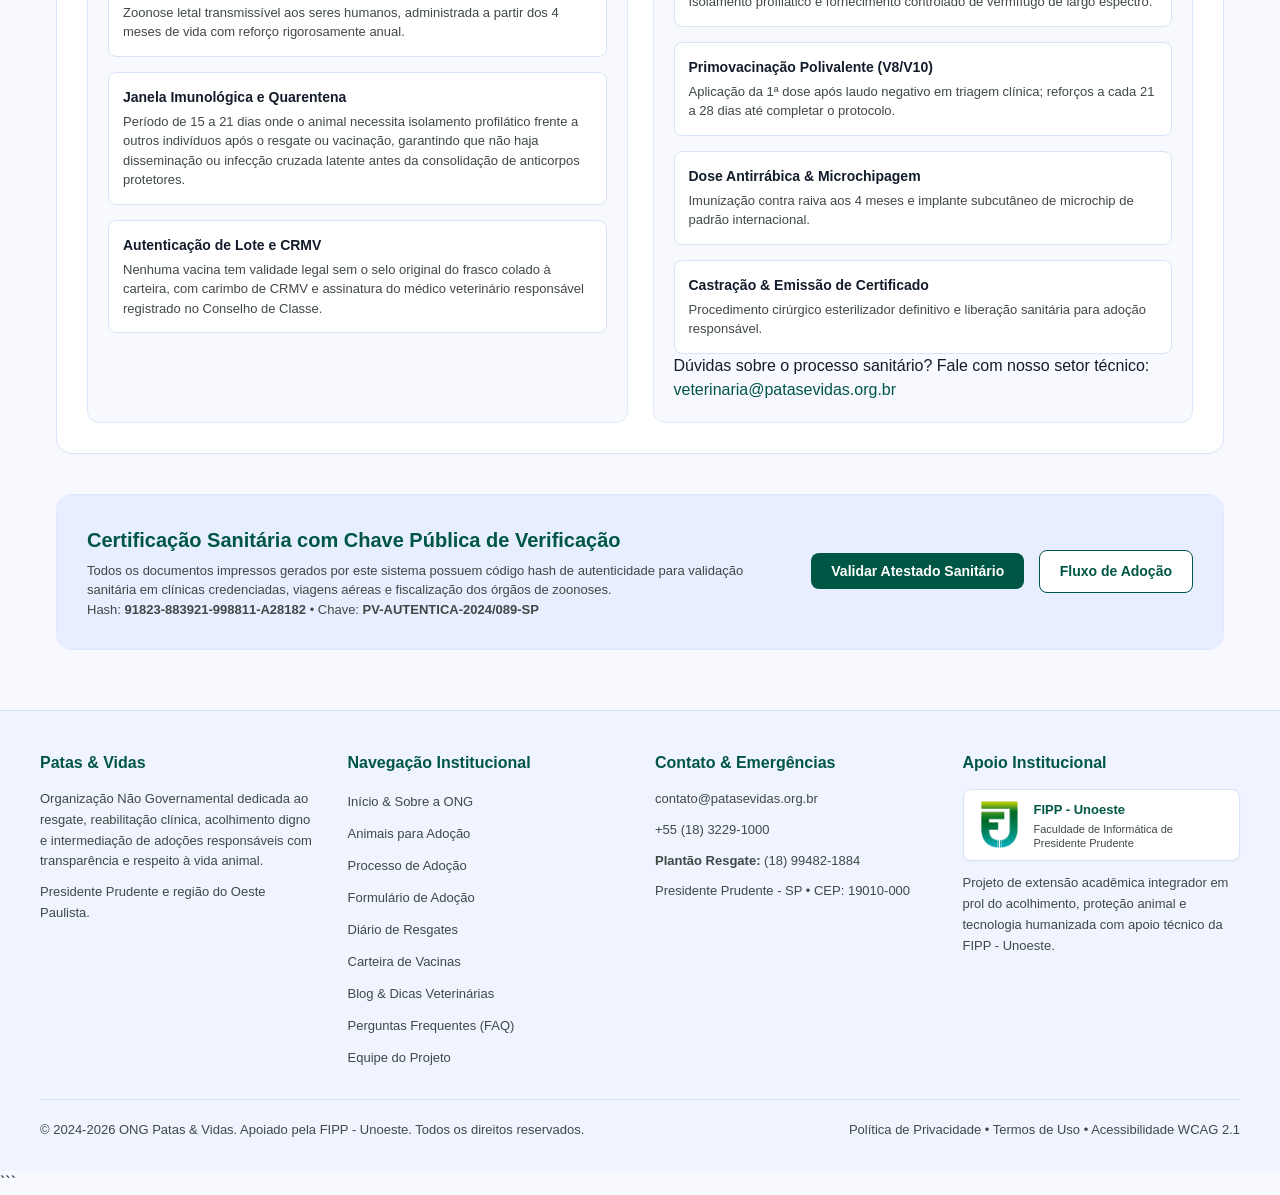
<file: pages/carteiravacina.html>
<!DOCTYPE html>
<html lang="pt-br">
<head>
    <meta charset="UTF-8">
    <meta name="viewport" content="width=device-width, initial-scale=1.0">
    <title>Patas & Vidas - Carteira Digital de Vacinação</title>
    <meta name="description" content="Doe ração, seja voluntário ou apadrinhe um animal resgatado">
    <meta name="authors" content="Gabryel Gomes Cerqueira - Murilo Lemos Marques de Souza - Alexander Kenji Kurata Leirião - Pedro Henrique Andrade Santos">
    <link rel="icon" type="image/svg+xml" href="../ui/svg/favicon.svg">
    <link rel="stylesheet" href="../global.css">
    <link rel="stylesheet" href="../styles/carteiravacina.css">
</head>
<body>
    <header>
        <div>
            <p>Doe ração, seja voluntário ou apadrinhe um animal resgatado</p>
        </div>
        <nav>
            <a href="/principal.html">
                <img src="/ui/logo.png" alt="Patas & Vidas">
            </a>
            <ul>
                <li><a href="/principal.html">Início</a></li>
                <li><a href="/pages/adocao.html">Animais para Adoção</a></li>
                <li><a href="/pages/registro.html">Registro de Resgates</a></li>
                <li><a href="/pages/carteiravacina.html">Carteira de Vacinas</a></li>
                <li><a href="/pages/processoadocao.html">Processo de Adoção</a></li>
                <li><a href="/pages/blogdicas.html">Blog e Dicas</a></li>
                <li><a href="/pages/FAQ.html">FAQ</a></li>
                <li><a href="/pages/equipe.html">Equipe</a></li>
            </ul>
            <a href="/pages/queradotar.html">Quero Adotar / Apoiar</a>
        </nav>
    </header>

    <main>
        <section>
            <div>
                <nav aria-label="Migalhas de pão">
                    <ol>
                        <li><a href="/principal.html">Início</a></li>
                        <li><a href="/pages/carteiravacina.html">Prontuário e Vacinas</a></li>
                        <li aria-current="page">Pipoca (#A-2024-089)</li>
                    </ol>
                </nav>
                <span>Este documento tem fé pública institucional e atesto sanitário veterinário</span>
            </div>

            <span>Módulo Protegido e Conectado ao Prontuário Clínico do Animal Cadastrado</span>
            <h1>Carteira Digital de Vacinação & Controle Imunológico</h1>
            <p>Acompanhamento técnico, histórico de lotes e verificação sanitária dos animais tutelados pela rede da Patas & Vidas antes da liberação para adoção responsável.</p>

            <div>
                <button type="button">Imprimir Carteirinha</button>
                <button type="button">Atestado Sanitário PDF</button>
            </div>

            <div>
                <form action="#" method="get">
                    <fieldset>
                        <legend>Buscar Animal</legend>
                        <div>
                            <label for="busca-animal">Identificação / Nome / Microchip</label>
                            <input type="text" id="busca-animal" name="animal" value="Pipoca (#A-2024-089)" placeholder="Nome ou microchip...">
                        </div>
                        <div>
                            <label for="busca-categoria">Espécie & Categoria</label>
                            <select id="busca-categoria" name="categoria">
                                <option value="canino" selected>Canino (Cão Resgatado)</option>
                                <option value="felino">Felino (Gato Resgatado)</option>
                            </select>
                        </div>
                        <div>
                            <label for="filtro-vencimento">Filtrar por Vencimento</label>
                            <input type="text" id="filtro-vencimento" name="vencimento" value="Em Dia / 2024" placeholder="Ex: Em Dia / 2024">
                        </div>
                        <button type="submit">Buscar</button>
                    </fieldset>
                </form>
            </div>

            <div>
                <div>
                    <img src="/ui/pipoca-vacina.jpg" alt="Pipoca">
                    <span>Fotografia de Identificação e Porte</span>
                    <span>#A-2024-089</span>
                </div>

                <div>
                    <h2>Pipoca</h2>
                    <span>Status Clínico: 100% Liberado</span>
                    <p>SRD (Vira-lata) • Macho • Porte Médio (10,8 kg)</p>
                    <p>Animal resgatado com histórico de intervenção veterinária em Presidente Prudente. Encontra-se desparasitado e com protocolo vacinal ativo. Triagem de compatibilidade comportamental e testes sorológicos de rotina cumpridos. Suporte pós-encaminhamento de adoção assegurado pela rede com provisão de vacinação para reforço no primeiro ano.</p>

                    <div>
                        <dl>
                            <dt>Idade Estimada</dt>
                            <dd>1 Ano e 10 meses</dd>

                            <dt>Data de Resgate</dt>
                            <dd><time datetime="2024-03-14">14/03/2024</time></dd>

                            <dt>Número do Microchip</dt>
                            <dd>982000364819124</dd>

                            <dt>Status Reprodutivo</dt>
                            <dd>Castrado</dd>
                        </dl>
                    </div>

                    <div>
                        <p><strong>Dra. Renata Vasconcelos</strong> - Médica Veterinária (CRMV-SP 42.198 - RT da Associação Patas & Vidas)</p>
                        <span>Alojamento Provisório: Ala Canil B-04</span>
                    </div>

                    <div>
                        <h3>Cobertura Vacinal Geral</h3>
                        <p><strong>85% Completa</strong> (6 doses aplicadas | 1 agendada)</p>
                    </div>
                </div>
            </div>
        </section>

        <section>
            <div>
                <span>REGISTRO SANITÁRIO E HISTÓRICO DE APLICAÇÃO</span>
                <h2>1. Tabela Semântica de Imunização e Reforços Periódicos</h2>
                <p>Módulo oficial de registro de aplicações, controle de reagentes e profissionais responsáveis por procedimento de vacinação.</p>
                <ul>
                    <li>Aplicada</li>
                    <li>Reforço Pendente</li>
                    <li>Agendada</li>
                </ul>
            </div>

            <div class="tabela-container">
                <table>
                    <caption>Histórico de Imunização do Animal</caption>
                    <thead>
                        <tr>
                            <th scope="col">Vacina / Reagente</th>
                            <th scope="col">Fabricante & Lote</th>
                            <th scope="col">Data de Aplicação</th>
                            <th scope="col">Próximo Reforço</th>
                            <th scope="col">Status</th>
                            <th scope="col">Responsável Técnico</th>
                            <th scope="col">Comprovante</th>
                        </tr>
                    </thead>
                    <tbody>
                        <tr>
                            <td>
                                <strong>V10 (Polivalente Canina)</strong>
                                <br>Cinomiose, Hepatite Infecciosa, Adenovirose, Parvovirose, Coronavirose e Leptospirose
                            </td>
                            <td>
                                Zoetis Vanguard
                                <br>Lote: #891-23/BR
                            </td>
                            <td>
                                <time datetime="2024-03-24">24/03/2024</time>
                                <br>(Dose 01 de Resgate)
                            </td>
                            <td>
                                <time datetime="2024-04-14">14/04/2024</time>
                                <br>Ref. 21 Dias
                            </td>
                            <td><span>Aplicada</span></td>
                            <td>
                                Dra. Renata V.
                                <br>CRMV-SP 42.198
                            </td>
                            <td><a href="#">Ver Atestado</a></td>
                        </tr>
                        <tr>
                            <td>
                                <strong>Raiva / Antirrábica</strong>
                                <br>Imunização obrigatória contra Vírus Rábico. Cepa Pasteur
                            </td>
                            <td>
                                Boehringer Ingelheim
                                <br>Lote: #RV-5520-23
                            </td>
                            <td>
                                <time datetime="2024-05-10">10/05/2024</time>
                                <br>(Dose Única Anual)
                            </td>
                            <td>
                                <time datetime="2025-05-10">10/05/2025</time>
                                <br>Reforço Anual
                            </td>
                            <td><span>Aplicada</span></td>
                            <td>
                                Dr. Carlos Mendes
                                <br>CRMV-SP 38.922
                            </td>
                            <td><a href="#">Ver Atestado</a></td>
                        </tr>
                        <tr>
                            <td>
                                <strong>Tosse dos Canis (Bronchiguard)</strong>
                                <br>Bordetella bronchiseptica (Profilaxia Pneumônica)
                            </td>
                            <td>
                                MSD Saúde Animal
                                <br>Lote: #BR-7788-A
                            </td>
                            <td>
                                <time datetime="2024-06-15">15/06/2024</time>
                                <br>(1ª Dose Injetável)
                            </td>
                            <td>
                                <time datetime="2024-07-06">06/07/2024</time>
                                <br>Ref. 21 Dias (Agendada)
                            </td>
                            <td><span>Reforço Pendente</span></td>
                            <td>
                                Dra. Renata V.
                                <br>CRMV-SP 42.198
                            </td>
                            <td><a href="#">Ver Atestado</a></td>
                        </tr>
                        <tr>
                            <td>
                                <strong>Giardíase (Imunização Giardiavax)</strong>
                                <br>Antígeno inativado de Giardia lamblia preventiva para infecções intestinais
                            </td>
                            <td>
                                Zoetis
                                <br>Lote: #GD-1090
                            </td>
                            <td>
                                Aguardando Reforço Tosse
                                <br>(Protocolo Ativo)
                            </td>
                            <td>
                                <time datetime="2024-08-01">01/08/2024</time>
                                <br>Planejamento
                            </td>
                            <td><span>Programada</span></td>
                            <td>
                                Equipe Clínica
                                <br>Patas & Vidas
                            </td>
                            <td><span>Aguardando</span></td>
                        </tr>
                    </tbody>
                </table>
            </div>
            <div>
                <p>Rastreio Biométrico: Amostras autenticadas com sorologia. Testes de não-reatividade anexados ao prontuário.</p>
                <p>Data do último espelho sanitário: 15/06/2024 • Validade da certificação: Revalidação semestral sob protocolo da equipe.</p>
            </div>
        </section>

        <section>
            <div>
                <span>ENDOPARASITAS E ECTOPARASITAS</span>
                <h2>2. Tabela de Controle de Vermífugos e Antiparasitários</h2>
                <p>Monitoramento periódico de combate contra pulgas, carrapatos, leishmaniose e vermes gastrointestinais.</p>
                <a href="#">Última Pesquisa Negativa em 08/06/2024</a>
            </div>

            <div class="tabela-container">
                <table>
                    <caption>Histórico de Vermífugos e Antiparasitários</caption>
                    <thead>
                        <tr>
                            <th scope="col">Medicamento</th>
                            <th scope="col">Princípio Ativo</th>
                            <th scope="col">Dose / Faixa Peso</th>
                            <th scope="col">Data Administração</th>
                            <th scope="col">Próxima Dose</th>
                            <th scope="col">Observações Clínicas</th>
                        </tr>
                    </thead>
                    <tbody>
                        <tr>
                            <td>
                                <strong>Drontal Plus Cães</strong>
                            </td>
                            <td>Praziquantel + Pamoato de Pirantel + Febantel</td>
                            <td>1 Comp. Oral p/ 10 kg (10,8 kg)</td>
                            <td><time datetime="2024-03-15">15/03/2024</time></td>
                            <td><time datetime="2024-09-15">15/09/2024</time> (Repetição Semestral)</td>
                            <td>Realizada desparasitação obrigatória de resgate com resultado fecal negativo nos exames subsequentes.</td>
                        </tr>
                        <tr>
                            <td>
                                <strong>Simparic 40 mg</strong>
                            </td>
                            <td>Sarolaner 40 mg (Ectoparasiticida)</td>
                            <td>1 Comprimido (10 a 20 kg)</td>
                            <td><time datetime="2024-05-18">18/05/2024</time></td>
                            <td><time datetime="2024-06-18">18/06/2024</time> (Ciclo 35 dias)</td>
                            <td>Prevenção ativa carrapatos/pulgas e controle preventivo contra sarna. Sem lesões tegumentares identificadas.</td>
                        </tr>
                        <tr>
                            <td>
                                <strong>Coleira Scalibor</strong>
                            </td>
                            <td>Deltametrina 4%</td>
                            <td>1 Coleira Tam. Médio (48 cm)</td>
                            <td><time datetime="2024-04-02">02/04/2024</time></td>
                            <td><time datetime="2024-08-02">02/08/2024</time> (Ciclo 4 meses)</td>
                            <td>Equipamento repelente contra o mosquito-palha transmissor de Leishmaniose Visceral com uso contínuo.</td>
                        </tr>
                    </tbody>
                </table>
            </div>
            <p>Protocolo Farmacêutico: O uso de repelente tópico deve ser mantido mesmo durante o período de adaptação pós-adoção.</p>
        </section>

        <section>
            <div>
                <span>DIRETRIZ SANITÁRIA E SAÚDE ANIMAL</span>
                <h2>3. Calendário Sanitário Básico para Animais em Acolhimento</h2>
                <p>Conheça as normas técnicas de quarentena, primovacinação e reforços aplicadas pela ONG Patas & Vidas para garantir o acolhimento seguro até a fase de pré-adoção.</p>
            </div>

            <div>
                <div>
                    <h3>Glossário Imunológico Essencial</h3>
                    <ul>
                        <li>
                            <h4>Vacina Polivalente (V8 / V10 em Cães; V3 / V4 / V5 em Gatos)</h4>
                            <p>Constitui o pilar central de imunização ativa profilática contra Cinomose, Parvovirose, Hepatite Infecciosa, Adenovirose, Coronavirose e Leptospirose. Em gatos, combate Panleucopenia, Rinotraqueíte, Calicivirose, Clamidiose e Leucemia Felina (V5).</p>
                        </li>
                        <li>
                            <h4>Vacina Antirrábica (Raiva Animal)</h4>
                            <p>Imunização compulsória, perene e obrigatória por lei em todo território nacional. Zoonose letal transmissível aos seres humanos, administrada a partir dos 4 meses de vida com reforço rigorosamente anual.</p>
                        </li>
                        <li>
                            <h4>Janela Imunológica e Quarentena</h4>
                            <p>Período de 15 a 21 dias onde o animal necessita isolamento profilático frente a outros indivíduos após o resgate ou vacinação, garantindo que não haja disseminação ou infecção cruzada latente antes da consolidação de anticorpos protetores.</p>
                        </li>
                        <li>
                            <h4>Autenticação de Lote e CRMV</h4>
                            <p>Nenhuma vacina tem validade legal sem o selo original do frasco colado à carteira, com carimbo de CRMV e assinatura do médico veterinário responsável registrado no Conselho de Classe.</p>
                        </li>
                    </ul>
                </div>

                <div>
                    <h3>Cronograma Sequencial de Resgate</h3>
                    <p>Entenda cada etapa que o animal acolhido percorre até estar 100% apto à nova família:</p>
                    <ol>
                        <li>
                            <h4>Triagem & Amortização Imediata</h4>
                            <p>Exames físicos detalhados, checagem de ectoparasitas, contagem sanguínea e estabilização de emergência.</p>
                        </li>
                        <li>
                            <h4>Quarentena de Observação (15 Dias)</h4>
                            <p>Isolamento profilático e fornecimento controlado de vermífugo de largo espectro.</p>
                        </li>
                        <li>
                            <h4>Primovacinação Polivalente (V8/V10)</h4>
                            <p>Aplicação da 1ª dose após laudo negativo em triagem clínica; reforços a cada 21 a 28 dias até completar o protocolo.</p>
                        </li>
                        <li>
                            <h4>Dose Antirrábica & Microchipagem</h4>
                            <p>Imunização contra raiva aos 4 meses e implante subcutâneo de microchip de padrão internacional.</p>
                        </li>
                        <li>
                            <h4>Castração & Emissão de Certificado</h4>
                            <p>Procedimento cirúrgico esterilizador definitivo e liberação sanitária para adoção responsável.</p>
                        </li>
                    </ol>
                    <p>Dúvidas sobre o processo sanitário? Fale com nosso setor técnico: <a href="mailto:veterinaria@patasevidas.org.br">veterinaria@patasevidas.org.br</a></p>
                </div>
            </div>
        </section>

        <section>
            <div>
                <h3>Certificação Sanitária com Chave Pública de Verificação</h3>
                <p>Todos os documentos impressos gerados por este sistema possuem código hash de autenticidade para validação sanitária em clínicas credenciadas, viagens aéreas e fiscalização dos órgãos de zoonoses.</p>
                <p>Hash: <strong>91823-883921-998811-A28182</strong> • Chave: <strong>PV-AUTENTICA-2024/089-SP</strong></p>
            </div>
            <div>
                <button type="button">Validar Atestado Sanitário</button>
                <a href="/pages/processoadocao.html">Fluxo de Adoção</a>
            </div>
        </section>
    </main>

    <footer>
        <div>
            <div>
                <h3>Patas &amp; Vidas</h3>
                <p>Organização Não Governamental dedicada ao resgate, reabilitação clínica, acolhimento digno e intermediação de adoções responsáveis com transparência e respeito à vida animal.</p>
                <p>Presidente Prudente e região do Oeste Paulista.</p>
            </div>

            <div>
                <h4>Navegação Institucional</h4>
                <ul>
                    <li><a href="/principal.html">Início &amp; Sobre a ONG</a></li>
                    <li><a href="/pages/adocao.html">Animais para Adoção</a></li>
                    <li><a href="/pages/processoadocao.html">Processo de Adoção</a></li>
                    <li><a href="/pages/queradotar.html">Formulário de Adoção</a></li>
                    <li><a href="/pages/registro.html">Diário de Resgates</a></li>
                    <li><a href="/pages/carteiravacina.html">Carteira de Vacinas</a></li>
                    <li><a href="/pages/blogdicas.html">Blog &amp; Dicas Veterinárias</a></li>
                    <li><a href="/pages/FAQ.html">Perguntas Frequentes (FAQ)</a></li>
                    <li><a href="/pages/equipe.html">Equipe do Projeto</a></li>
                </ul>
            </div>

            <div>
                <h4>Contato &amp; Emergências</h4>
                <address>
                    <p><a href="mailto:contato@patasevidas.org.br">contato@patasevidas.org.br</a></p>
                    <p><a href="tel:+551832291000">+55 (18) 3229-1000</a></p>
                    <p><strong>Plantão Resgate:</strong> (18) 99482-1884</p>
                    <p>Presidente Prudente - SP • CEP: 19010-000</p>
                </address>
            </div>

            <div>
                <h4>Apoio Institucional</h4>
                <div class="footer-apoio">
                    <img src="/ui/fipp.png" alt="Logo FIPP - Unoeste" class="logo-fipp-footer">
                    <div class="footer-apoio-texto">
                        <strong>FIPP - Unoeste</strong>
                        <span>Faculdade de Informática de Presidente Prudente</span>
                    </div>
                </div>
                <p>Projeto de extensão acadêmica integrador em prol do acolhimento, proteção animal e tecnologia humanizada com apoio técnico da FIPP - Unoeste.</p>
            </div>
        </div>

        <div>
            <p>&copy; 2024-2026 ONG Patas &amp; Vidas. Apoiado pela FIPP - Unoeste. Todos os direitos reservados.</p>
            <p>Política de Privacidade • Termos de Uso • Acessibilidade WCAG 2.1</p>
        </div>
    </footer>
</body>
</html>

```
</file>
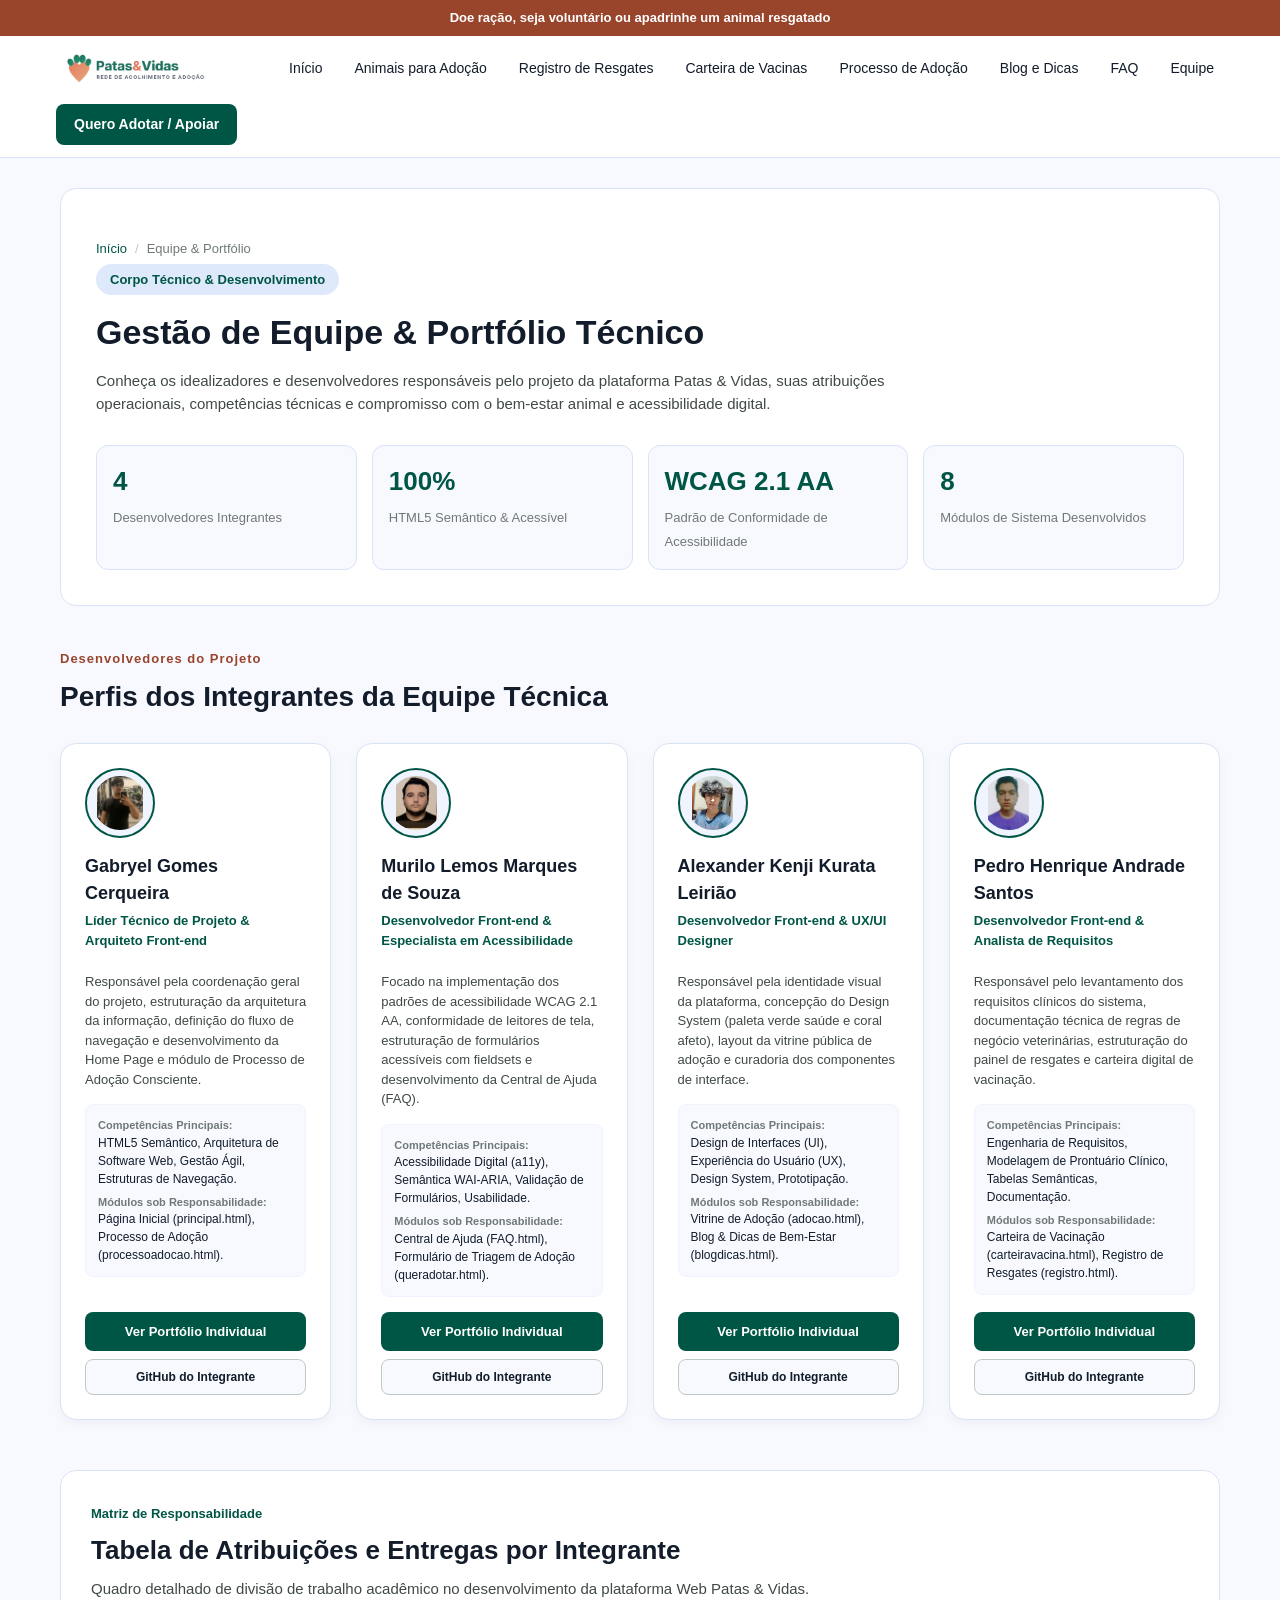
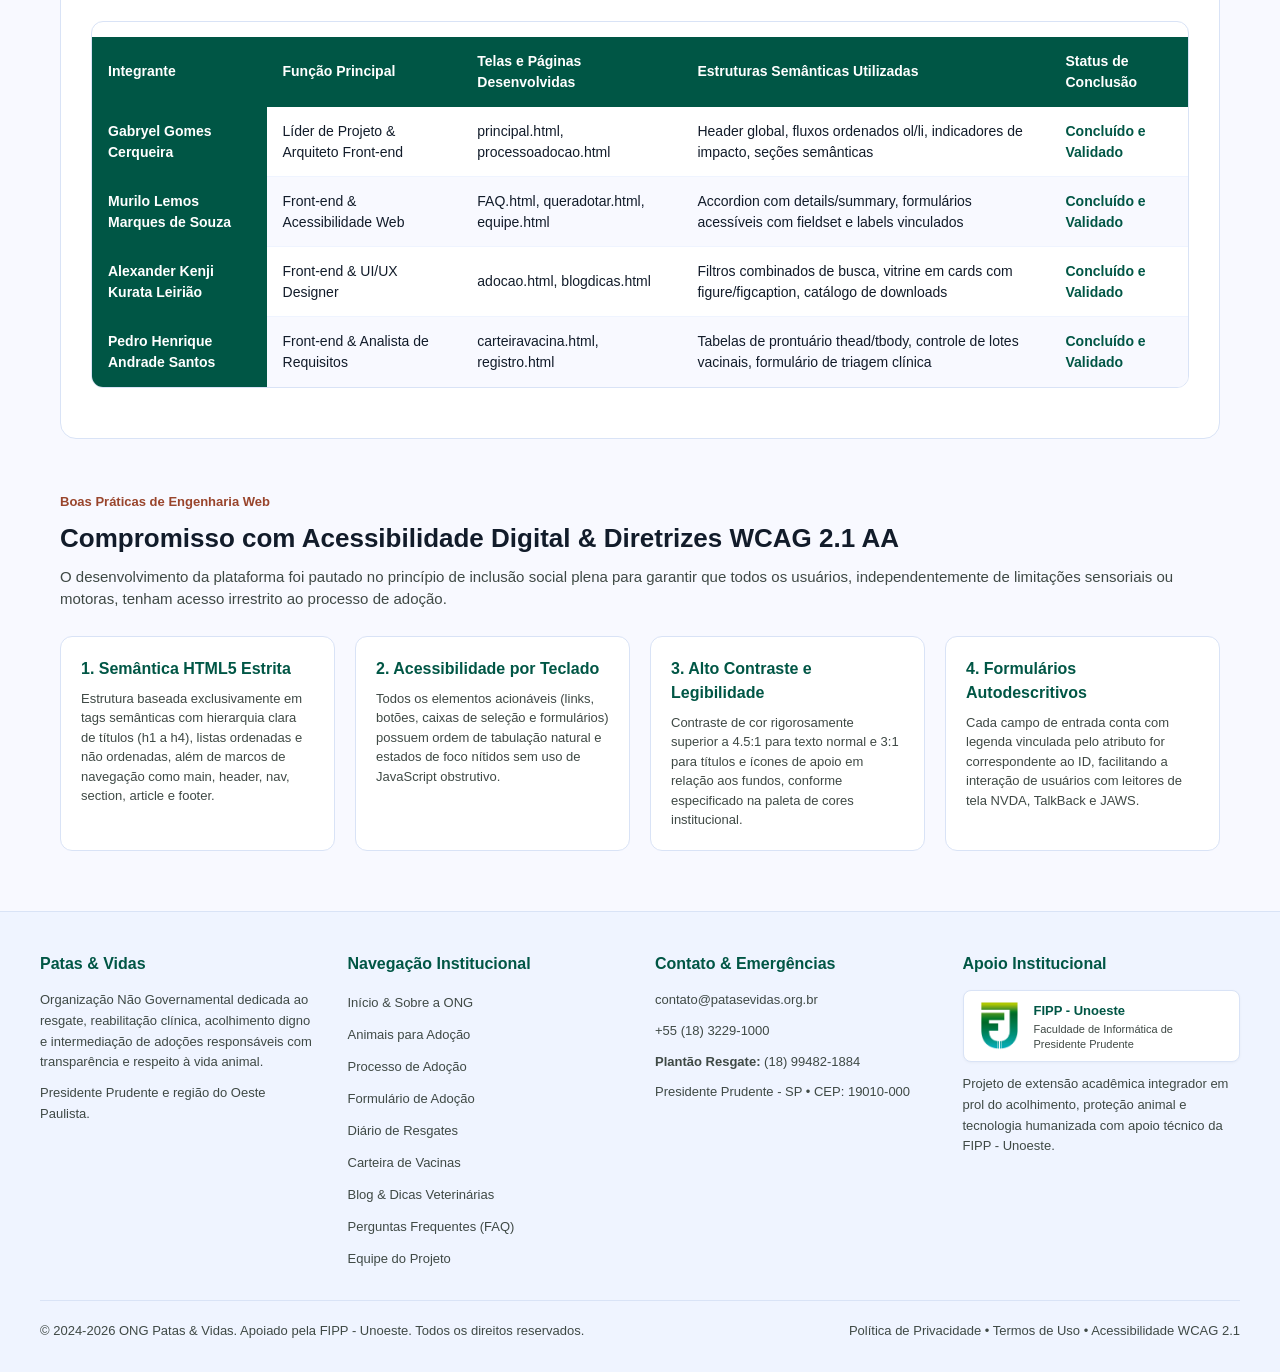
<file: pages/equipe.html>
<!DOCTYPE html>
<html lang="pt-br">
<head>
    <meta charset="UTF-8">
    <meta name="viewport" content="width=device-width, initial-scale=1.0">
    <title>Patas & Vidas - Gestão de Equipe & Portfólio dos Desenvolvedores</title>
    <meta name="description" content="Conheça os responsáveis técnicos, desenvolvedores e atribuições no projeto da plataforma Patas & Vidas.">
    <meta name="authors" content="Gabryel Gomes Cerqueira - Murilo Lemos Marques de Souza - Alexander Kenji Kurata Leirião - Pedro Henrique Andrade Santos">
    <link rel="icon" type="image/svg+xml" href="../ui/svg/favicon.svg">
    <link rel="stylesheet" href="../global.css">
    <link rel="stylesheet" href="../styles/equipe.css">
</head>
<body>
    <header>
        <div>
            <p>Doe ração, seja voluntário ou apadrinhe um animal resgatado</p>
        </div>
        <nav>
            <a href="/principal.html">
                <img src="/ui/logo.png" alt="Patas & Vidas">
            </a>
            <ul>
                <li><a href="/principal.html">Início</a></li>
                <li><a href="/pages/adocao.html">Animais para Adoção</a></li>
                <li><a href="/pages/registro.html">Registro de Resgates</a></li>
                <li><a href="/pages/carteiravacina.html">Carteira de Vacinas</a></li>
                <li><a href="/pages/processoadocao.html">Processo de Adoção</a></li>
                <li><a href="/pages/blogdicas.html">Blog e Dicas</a></li>
                <li><a href="/pages/FAQ.html">FAQ</a></li>
                <li><a href="/pages/equipe.html">Equipe</a></li>
            </ul>
            <a href="/pages/queradotar.html">Quero Adotar / Apoiar</a>
        </nav>
    </header>

    <main>
        <section class="hero-equipe">
            <nav aria-label="Migalhas de pão">
                <ol>
                    <li><a href="/principal.html">Início</a></li>
                    <li aria-current="page">Equipe &amp; Portfólio</li>
                </ol>
            </nav>
            <span>Corpo Técnico &amp; Desenvolvimento</span>
            <h1>Gestão de Equipe &amp; Portfólio Técnico</h1>
            <p>Conheça os idealizadores e desenvolvedores responsáveis pelo projeto da plataforma Patas &amp; Vidas, suas atribuições operacionais, competências técnicas e compromisso com o bem-estar animal e acessibilidade digital.</p>

            <div>
                <div>
                    <strong>4</strong>
                    <span>Desenvolvedores Integrantes</span>
                </div>
                <div>
                    <strong>100%</strong>
                    <span>HTML5 Semântico &amp; Acessível</span>
                </div>
                <div>
                    <strong>WCAG 2.1 AA</strong>
                    <span>Padrão de Conformidade de Acessibilidade</span>
                </div>
                <div>
                    <strong>8</strong>
                    <span>Módulos de Sistema Desenvolvidos</span>
                </div>
            </div>
        </section>

        <section class="perfis-integrantes">
            <span>Desenvolvedores do Projeto</span>
            <h2>Perfis dos Integrantes da Equipe Técnica</h2>

            <div>
                <article>
                    <header>
                        <figure>
                            <img src="/assets/profiles/gabryel.png" alt="Foto de perfil de Gabryel Gomes Cerqueira">
                            <figcaption>Gabryel Gomes Cerqueira</figcaption>
                        </figure>
                        <h3>Gabryel Gomes Cerqueira</h3>
                        <p>Líder Técnico de Projeto &amp; Arquiteto Front-end</p>
                    </header>
                    <p>Responsável pela coordenação geral do projeto, estruturação da arquitetura da informação, definição do fluxo de navegação e desenvolvimento da Home Page e módulo de Processo de Adoção Consciente.</p>
                    <dl>
                        <dt>Competências Principais:</dt>
                        <dd>HTML5 Semântico, Arquitetura de Software Web, Gestão Ágil, Estruturas de Navegação.</dd>
                        <dt>Módulos sob Responsabilidade:</dt>
                        <dd>Página Inicial (principal.html), Processo de Adoção (processoadocao.html).</dd>
                    </dl>
                    <div>
                        <a href="/portifolios/Cerqueira/Portifolio Cerqueira/index.html">Ver Portfólio Individual</a>
                        <a href="https://github.com/GabryelCerqueira" target="_blank" rel="noopener noreferrer">GitHub do Integrante</a>
                    </div>
                </article>

                <article>
                    <header>
                        <figure>
                            <img src="/assets/profiles/murilo.jpg" alt="Foto de perfil de Murilo Lemos Marques de Souza">
                            <figcaption>Murilo Lemos Marques de Souza</figcaption>
                        </figure>
                        <h3>Murilo Lemos Marques de Souza</h3>
                        <p>Desenvolvedor Front-end &amp; Especialista em Acessibilidade</p>
                    </header>
                    <p>Focado na implementação dos padrões de acessibilidade WCAG 2.1 AA, conformidade de leitores de tela, estruturação de formulários acessíveis com fieldsets e desenvolvimento da Central de Ajuda (FAQ).</p>
                    <dl>
                        <dt>Competências Principais:</dt>
                        <dd>Acessibilidade Digital (a11y), Semântica WAI-ARIA, Validação de Formulários, Usabilidade.</dd>
                        <dt>Módulos sob Responsabilidade:</dt>
                        <dd>Central de Ajuda (FAQ.html), Formulário de Triagem de Adoção (queradotar.html).</dd>
                    </dl>
                    <div>
                        <a href="/portifolios/Murilo Lemos/Murile/curriculo ap/index.html">Ver Portfólio Individual</a>
                        <a href="https://github.com/MURILOLEMOSM" target="_blank" rel="noopener noreferrer">GitHub do Integrante</a>
                    </div>
                </article>

                <article>
                    <header>
                        <figure>
                            <img src="/assets/profiles/alex.jpeg" alt="Foto de perfil de Alexander Kenji Kurata Leirião">
                            <figcaption>Alexander Kenji Kurata Leirião</figcaption>
                        </figure>
                        <h3>Alexander Kenji Kurata Leirião</h3>
                        <p>Desenvolvedor Front-end &amp; UX/UI Designer</p>
                    </header>
                    <p>Responsável pela identidade visual da plataforma, concepção do Design System (paleta verde saúde e coral afeto), layout da vitrine pública de adoção e curadoria dos componentes de interface.</p>
                    <dl>
                        <dt>Competências Principais:</dt>
                        <dd>Design de Interfaces (UI), Experiência do Usuário (UX), Design System, Prototipação.</dd>
                        <dt>Módulos sob Responsabilidade:</dt>
                        <dd>Vitrine de Adoção (adocao.html), Blog &amp; Dicas de Bem-Estar (blogdicas.html).</dd>
                    </dl>
                    <div>
                        <a href="/portifolios/Alex//Portfolio AP II/Trabalho de AP II/index.html">Ver Portfólio Individual</a>
                        <a href="https://github.com/alexkenjikurataleiriao" target="_blank" rel="noopener noreferrer">GitHub do Integrante</a>
                    </div>
                </article>

                <article>
                    <header>
                        <figure>
                            <img src="/assets/profiles/pedro.jpg" alt="Foto de perfil de Pedro Henrique Andrade Santos">
                            <figcaption>Pedro Henrique Andrade Santos</figcaption>
                        </figure>
                        <h3>Pedro Henrique Andrade Santos</h3>
                        <p>Desenvolvedor Front-end &amp; Analista de Requisitos</p>
                    </header>
                    <p>Responsável pelo levantamento dos requisitos clínicos do sistema, documentação técnica de regras de negócio veterinárias, estruturação do painel de resgates e carteira digital de vacinação.</p>
                    <dl>
                        <dt>Competências Principais:</dt>
                        <dd>Engenharia de Requisitos, Modelagem de Prontuário Clínico, Tabelas Semânticas, Documentação.</dd>
                        <dt>Módulos sob Responsabilidade:</dt>
                        <dd>Carteira de Vacinação (carteiravacina.html), Registro de Resgates (registro.html).</dd>
                    </dl>
                    <div>
                        <a href="/portifolios/Pedro/tarefa/index.html">Ver Portfólio Individual</a>
                        <a href="https://github.com/PedroHAndrade-S" target="_blank" rel="noopener noreferrer">GitHub do Integrante</a>
                    </div>
                </article>
            </div>
        </section>

        <section class="matriz-atribuicoes">
            <span>Matriz de Responsabilidade</span>
            <h2>Tabela de Atribuições e Entregas por Integrante</h2>
            <p>Quadro detalhado de divisão de trabalho acadêmico no desenvolvimento da plataforma Web Patas &amp; Vidas.</p>

            <div class="tabela-container">
                <table>
                    <caption>Matriz Técnica de Desenvolvimento e Contribuições Acadêmicas</caption>
                    <thead>
                        <tr>
                            <th scope="col">Integrante</th>
                            <th scope="col">Função Principal</th>
                            <th scope="col">Telas e Páginas Desenvolvidas</th>
                            <th scope="col">Estruturas Semânticas Utilizadas</th>
                            <th scope="col">Status de Conclusão</th>
                        </tr>
                    </thead>
                    <tbody>
                        <tr>
                            <th scope="row">Gabryel Gomes Cerqueira</th>
                            <td>Líder de Projeto &amp; Arquiteto Front-end</td>
                            <td>principal.html, processoadocao.html</td>
                            <td>Header global, fluxos ordenados ol/li, indicadores de impacto, seções semânticas</td>
                            <td>Concluído e Validado</td>
                        </tr>
                        <tr>
                            <th scope="row">Murilo Lemos Marques de Souza</th>
                            <td>Front-end &amp; Acessibilidade Web</td>
                            <td>FAQ.html, queradotar.html, equipe.html</td>
                            <td>Accordion com details/summary, formulários acessíveis com fieldset e labels vinculados</td>
                            <td>Concluído e Validado</td>
                        </tr>
                        <tr>
                            <th scope="row">Alexander Kenji Kurata Leirião</th>
                            <td>Front-end &amp; UI/UX Designer</td>
                            <td>adocao.html, blogdicas.html</td>
                            <td>Filtros combinados de busca, vitrine em cards com figure/figcaption, catálogo de downloads</td>
                            <td>Concluído e Validado</td>
                        </tr>
                        <tr>
                            <th scope="row">Pedro Henrique Andrade Santos</th>
                            <td>Front-end &amp; Analista de Requisitos</td>
                            <td>carteiravacina.html, registro.html</td>
                            <td>Tabelas de prontuário thead/tbody, controle de lotes vacinais, formulário de triagem clínica</td>
                            <td>Concluído e Validado</td>
                        </tr>
                    </tbody>
                </table>
            </div>
        </section>

        <section class="padroes-acessibilidade">
            <span>Boas Práticas de Engenharia Web</span>
            <h2>Compromisso com Acessibilidade Digital &amp; Diretrizes WCAG 2.1 AA</h2>
            <p>O desenvolvimento da plataforma foi pautado no princípio de inclusão social plena para garantir que todos os usuários, independentemente de limitações sensoriais ou motoras, tenham acesso irrestrito ao processo de adoção.</p>

            <div>
                <article>
                    <h3>1. Semântica HTML5 Estrita</h3>
                    <p>Estrutura baseada exclusivamente em tags semânticas com hierarquia clara de títulos (h1 a h4), listas ordenadas e não ordenadas, além de marcos de navegação como main, header, nav, section, article e footer.</p>
                </article>

                <article>
                    <h3>2. Acessibilidade por Teclado</h3>
                    <p>Todos os elementos acionáveis (links, botões, caixas de seleção e formulários) possuem ordem de tabulação natural e estados de foco nítidos sem uso de JavaScript obstrutivo.</p>
                </article>

                <article>
                    <h3>3. Alto Contraste e Legibilidade</h3>
                    <p>Contraste de cor rigorosamente superior a 4.5:1 para texto normal e 3:1 para títulos e ícones de apoio em relação aos fundos, conforme especificado na paleta de cores institucional.</p>
                </article>

                <article>
                    <h3>4. Formulários Autodescritivos</h3>
                    <p>Cada campo de entrada conta com legenda vinculada pelo atributo for correspondente ao ID, facilitando a interação de usuários com leitores de tela NVDA, TalkBack e JAWS.</p>
                </article>
            </div>
        </section>
    </main>

    <footer>
        <div>
            <div>
                <h3>Patas &amp; Vidas</h3>
                <p>Organização Não Governamental dedicada ao resgate, reabilitação clínica, acolhimento digno e intermediação de adoções responsáveis com transparência e respeito à vida animal.</p>
                <p>Presidente Prudente e região do Oeste Paulista.</p>
            </div>

            <div>
                <h4>Navegação Institucional</h4>
                <ul>
                    <li><a href="/principal.html">Início &amp; Sobre a ONG</a></li>
                    <li><a href="/pages/adocao.html">Animais para Adoção</a></li>
                    <li><a href="/pages/processoadocao.html">Processo de Adoção</a></li>
                    <li><a href="/pages/queradotar.html">Formulário de Adoção</a></li>
                    <li><a href="/pages/registro.html">Diário de Resgates</a></li>
                    <li><a href="/pages/carteiravacina.html">Carteira de Vacinas</a></li>
                    <li><a href="/pages/blogdicas.html">Blog &amp; Dicas Veterinárias</a></li>
                    <li><a href="/pages/FAQ.html">Perguntas Frequentes (FAQ)</a></li>
                    <li><a href="/pages/equipe.html">Equipe do Projeto</a></li>
                </ul>
            </div>

            <div>
                <h4>Contato &amp; Emergências</h4>
                <address>
                    <p><a href="mailto:contato@patasevidas.org.br">contato@patasevidas.org.br</a></p>
                    <p><a href="tel:+551832291000">+55 (18) 3229-1000</a></p>
                    <p><strong>Plantão Resgate:</strong> (18) 99482-1884</p>
                    <p>Presidente Prudente - SP • CEP: 19010-000</p>
                </address>
            </div>

            <div>
                <h4>Apoio Institucional</h4>
                <div class="footer-apoio">
                    <img src="/ui/fipp.png" alt="Logo FIPP - Unoeste" class="logo-fipp-footer">
                    <div class="footer-apoio-texto">
                        <strong>FIPP - Unoeste</strong>
                        <span>Faculdade de Informática de Presidente Prudente</span>
                    </div>
                </div>
                <p>Projeto de extensão acadêmica integrador em prol do acolhimento, proteção animal e tecnologia humanizada com apoio técnico da FIPP - Unoeste.</p>
            </div>
        </div>

        <div>
            <p>&copy; 2024-2026 ONG Patas &amp; Vidas. Apoiado pela FIPP - Unoeste. Todos os direitos reservados.</p>
            <p>Política de Privacidade • Termos de Uso • Acessibilidade WCAG 2.1</p>
        </div>
    </footer>
</body>
</html>
</file>
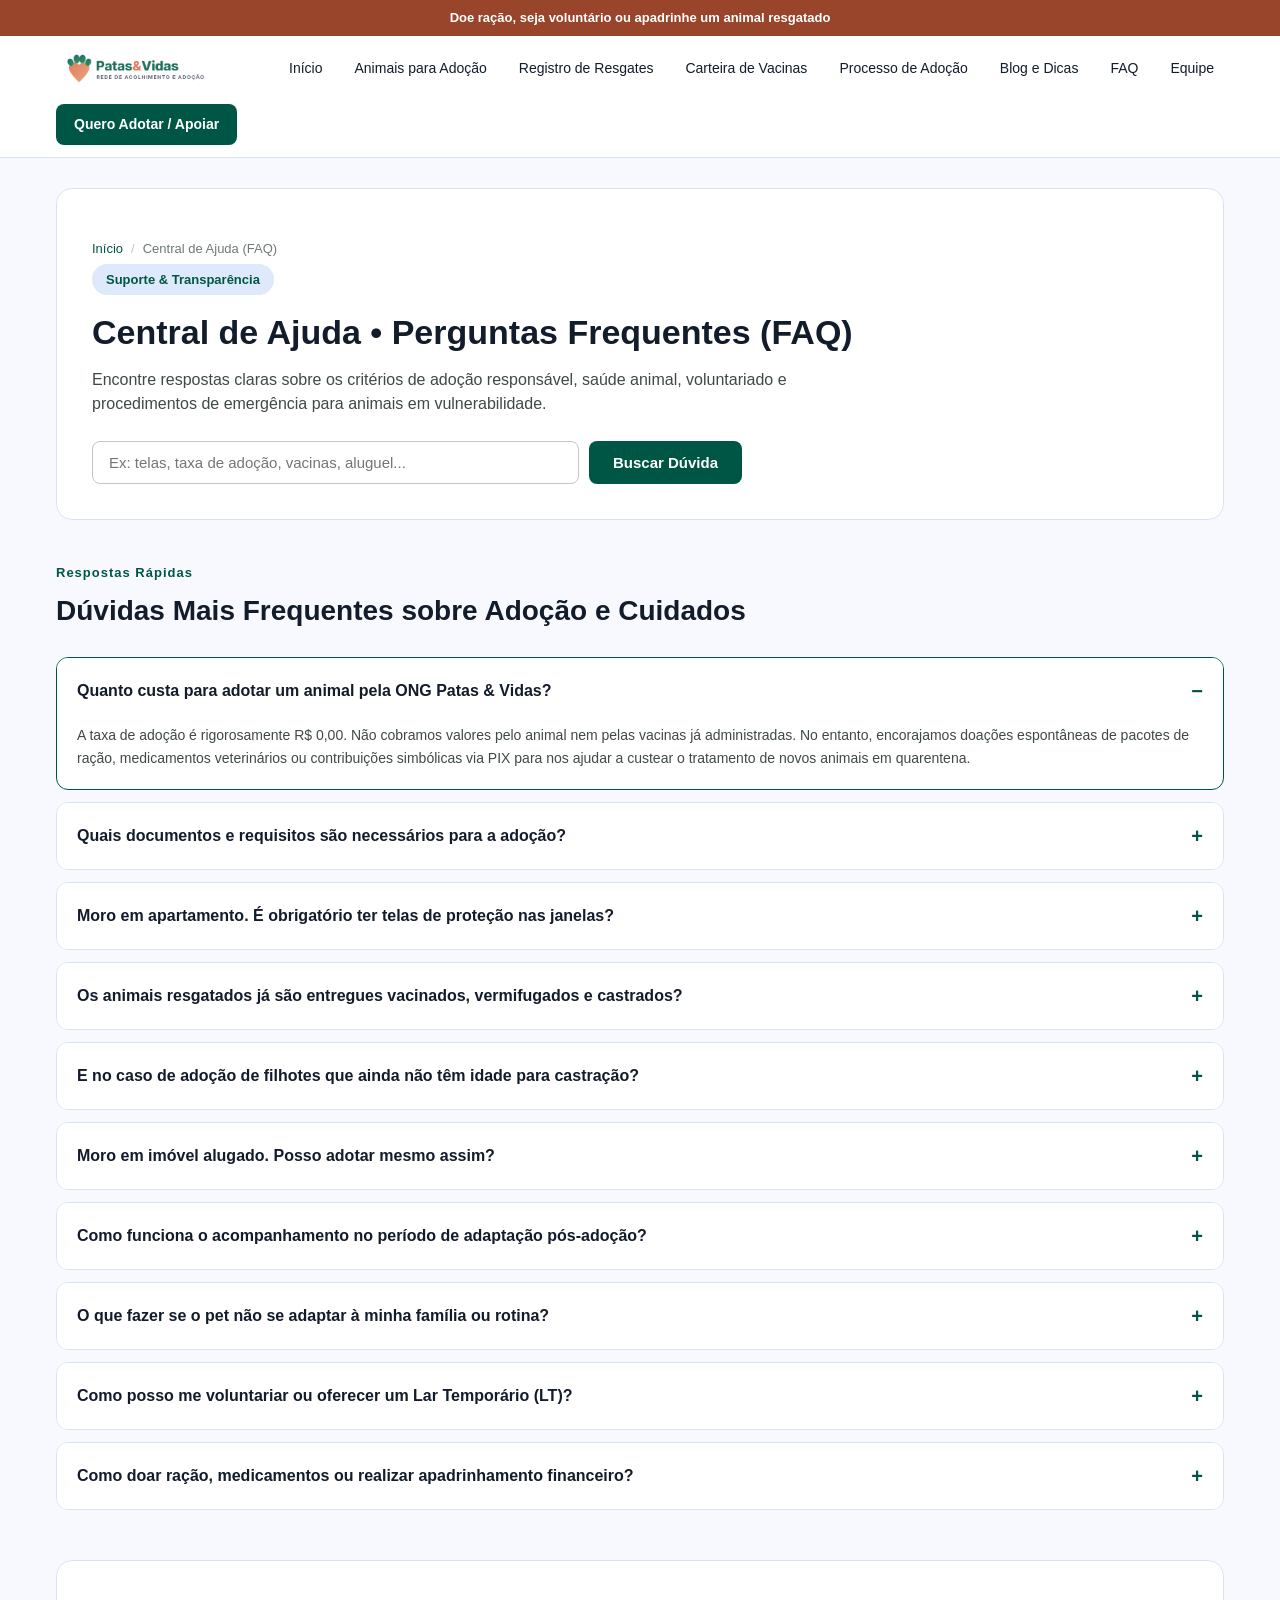
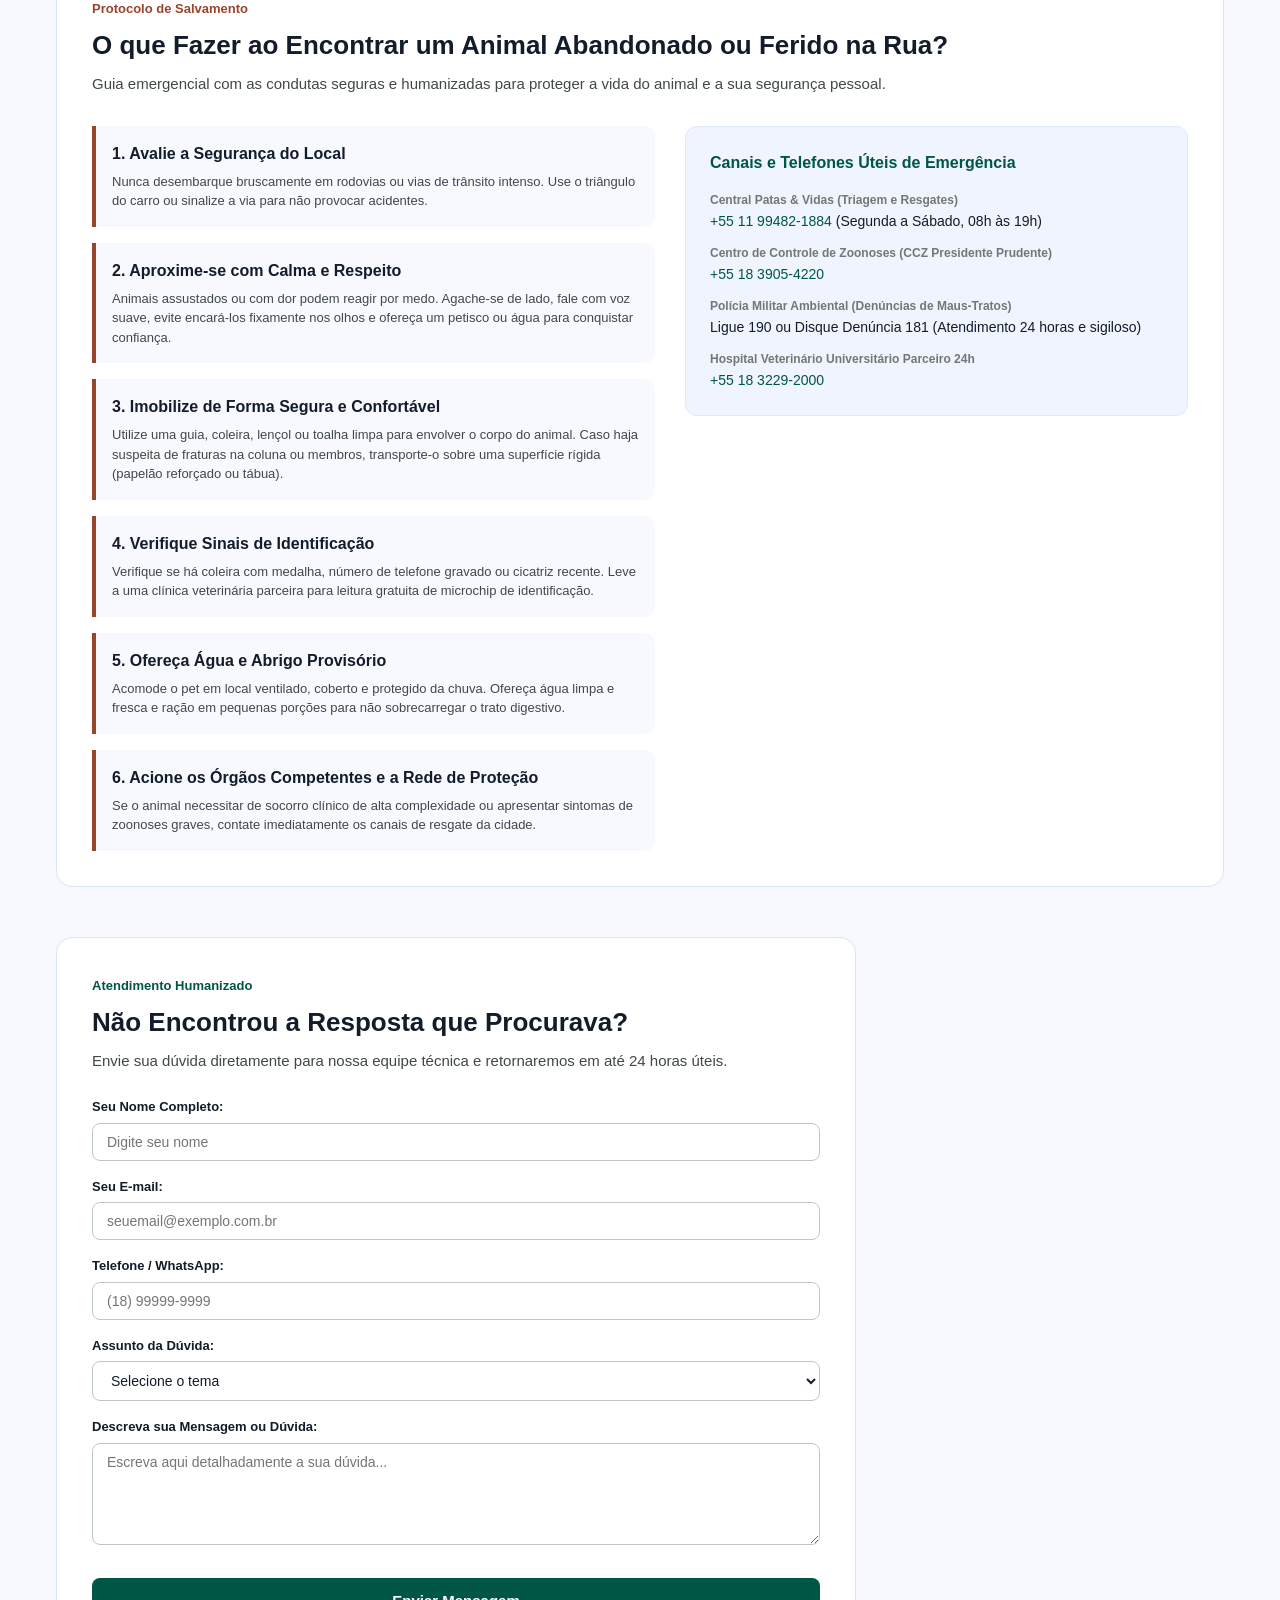
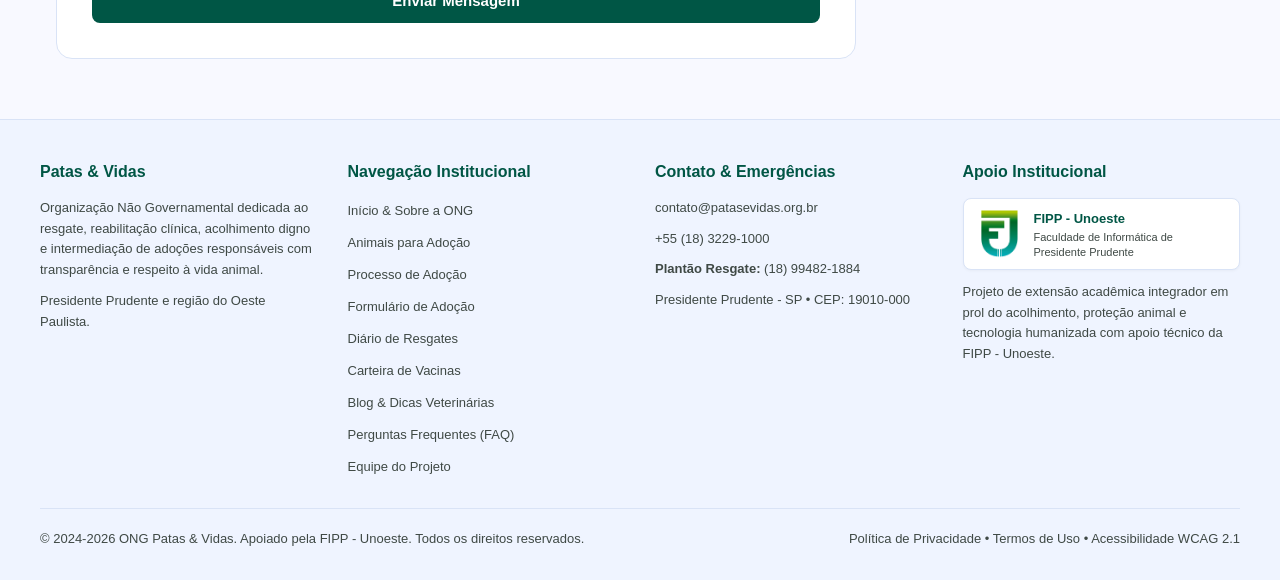
<file: pages/FAQ.html>
<!DOCTYPE html>
<html lang="pt-br">
<head>
    <meta charset="UTF-8">
    <meta name="viewport" content="width=device-width, initial-scale=1.0">
    <title>Patas & Vidas - Central de Ajuda & Perguntas Frequentes (FAQ)</title>
    <meta name="description" content="Tire dúvidas sobre adoção responsável, critérios de avaliação, castração, voluntariado e guia de emergência para resgates.">
    <meta name="authors" content="Gabryel Gomes Cerqueira - Murilo Lemos Marques de Souza - Alexander Kenji Kurata Leirião - Pedro Henrique Andrade Santos">
    <link rel="icon" type="image/svg+xml" href="../ui/svg/favicon.svg">
    <link rel="stylesheet" href="../global.css">
    <link rel="stylesheet" href="../styles/FAQ.css">
</head>
<body>
    <header>
        <div>
            <p>Doe ração, seja voluntário ou apadrinhe um animal resgatado</p>
        </div>
        <nav>
            <a href="/principal.html">
                <img src="/ui/logo.png" alt="Patas & Vidas">
            </a>
            <ul>
                <li><a href="/principal.html">Início</a></li>
                <li><a href="/pages/adocao.html">Animais para Adoção</a></li>
                <li><a href="/pages/registro.html">Registro de Resgates</a></li>
                <li><a href="/pages/carteiravacina.html">Carteira de Vacinas</a></li>
                <li><a href="/pages/processoadocao.html">Processo de Adoção</a></li>
                <li><a href="/pages/blogdicas.html">Blog e Dicas</a></li>
                <li><a href="/pages/FAQ.html">FAQ</a></li>
                <li><a href="/pages/equipe.html">Equipe</a></li>
            </ul>
            <a href="/pages/queradotar.html">Quero Adotar / Apoiar</a>
        </nav>
    </header>

    <main>
        <section class="hero-faq">
            <nav aria-label="Migalhas de pão">
                <ol>
                    <li><a href="/principal.html">Início</a></li>
                    <li aria-current="page">Central de Ajuda (FAQ)</li>
                </ol>
            </nav>
            <span>Suporte &amp; Transparência</span>
            <h1>Central de Ajuda • Perguntas Frequentes (FAQ)</h1>
            <p>Encontre respostas claras sobre os critérios de adoção responsável, saúde animal, voluntariado e procedimentos de emergência para animais em vulnerabilidade.</p>

            <form action="#" method="get">
                <label for="busca-faq">Buscar dúvidas ou palavras-chave:</label>
                <input type="search" id="busca-faq" name="busca" placeholder="Ex: telas, taxa de adoção, vacinas, aluguel...">
                <button type="submit">Buscar Dúvida</button>
            </form>
        </section>

        <section class="sanfona-duvidas">
            <span>Respostas Rápidas</span>
            <h2>Dúvidas Mais Frequentes sobre Adoção e Cuidados</h2>

            <article>
                <details open>
                    <summary>Quanto custa para adotar um animal pela ONG Patas &amp; Vidas?</summary>
                    <p>A taxa de adoção é rigorosamente R$ 0,00. Não cobramos valores pelo animal nem pelas vacinas já administradas. No entanto, encorajamos doações espontâneas de pacotes de ração, medicamentos veterinários ou contribuições simbólicas via PIX para nos ajudar a custear o tratamento de novos animais em quarentena.</p>
                </details>

                <details>
                    <summary>Quais documentos e requisitos são necessários para a adoção?</summary>
                    <p>Para formalizar a tutela responsável é necessário:</p>
                    <ul>
                        <li>Idade mínima de 21 anos completos;</li>
                        <li>Documento de identidade oficial com foto (RG ou CNH) e CPF regularizado;</li>
                        <li>Comprovante de residência recente (água, energia ou internet);</li>
                        <li>Vídeo ou fotos dos ambientes da residência comprovando condições seguras;</li>
                        <li>Aprovação na entrevista de triagem socioambiental e assinatura do Termo de Guarda Responsável.</li>
                    </ul>
                </details>

                <details>
                    <summary>Moro em apartamento. É obrigatório ter telas de proteção nas janelas?</summary>
                    <p>Sim! Para adoção de gatos (felinos), o telamento integral de janelas, básculas e sacadas com rede de proteção de 3cm a 5cm resistente é pré-requisito eliminatório absoluto, visando a prevenção do risco de quedas (síndrome do gato voador) e fugas. Para cães de pequeno porte em apartamentos, o telamento é altamente recomendado em sacadas e janelas baixas.</p>
                </details>

                <details>
                    <summary>Os animais resgatados já são entregues vacinados, vermifugados e castrados?</summary>
                    <p>Sim, 100% dos animais adultos acolhidos pela nossa rede são entregues desverminados, com vacinas em dia (V8/V10 para cães ou V4/V5 para gatos, mais a vacina Antirrábica), microchipados e esterilizados cirurgicamente (castrados).</p>
                </details>

                <details>
                    <summary>E no caso de adoção de filhotes que ainda não têm idade para castração?</summary>
                    <p>Filhotes com menos de 5 a 6 meses são liberados com a primeira dose vacinal e vermífugo, acompanhados de um Termo de Compromisso de Castração Obrigatória. Quando o filhote atinge o peso e idade cirúrgicos adequados, a cirurgia é realizada gratuitamente em uma de nossas clínicas veterinárias credenciadas.</p>
                </details>

                <details>
                    <summary>Moro em imóvel alugado. Posso adotar mesmo assim?</summary>
                    <p>Sim, desde que a convenção do condomínio ou o contrato de locação do imóvel autorize formalmente a permanência de animais de estimação. Solicitamos uma declaração de ciência do proprietário ou cópia da cláusula permissiva do contrato para evitar devoluções traumáticas decorrentes de notificações condominiais.</p>
                </details>

                <details>
                    <summary>Como funciona o acompanhamento no período de adaptação pós-adoção?</summary>
                    <p>Nossa equipe faz contato de checagem aos 7, 15, 30, 90 e 180 dias após a chegada do animal. Disponibilizamos suporte veterinário para dúvidas comportamentais comuns (adaptação ao novo ambiente, socialização com outros pets da casa, uso da caixa de areia ou tapete higiênico).</p>
                </details>

                <details>
                    <summary>O que fazer se o pet não se adaptar à minha família ou rotina?</summary>
                    <p>Oferecemos suporte comportamental gratuito com adestradores parceiros para solucionar eventuais desajustes. Se mesmo assim a convivência for insustentável, o animal deve ser devolvido diretamente à ONG Patas &amp; Vidas mediante protocolo formal. Jamais repasse ou abandone o pet; nós reassumimos a guarda integral.</p>
                </details>

                <details>
                    <summary>Como posso me voluntariar ou oferecer um Lar Temporário (LT)?</summary>
                    <p>Lares Temporários salvam vidas! Você oferece carinho e abrigo na sua casa enquanto o animal aguarda adoção definitiva, e nós cobrimos os custos de alimentação, medicamentos e atendimento veterinário. Para se candidatar a voluntário ou LT, preencha o formulário na página Quero Apoiar.</p>
                </details>

                <details>
                    <summary>Como doar ração, medicamentos ou realizar apadrinhamento financeiro?</summary>
                    <p>Recebemos rações lacradas (cães e gatos, adultos e filhotes), vermífugos, antibióticos veterinários, caminhas e produtos de limpeza em nossos postos de coleta em Presidente Prudente. Você também pode apadrinhar os custos mensais de um animal em tratamento ou doar via chave PIX oficial da instituição.</p>
                </details>
            </article>
        </section>

        <section class="secao-emergencia">
            <span>Protocolo de Salvamento</span>
            <h2>O que Fazer ao Encontrar um Animal Abandonado ou Ferido na Rua?</h2>
            <p>Guia emergencial com as condutas seguras e humanizadas para proteger a vida do animal e a sua segurança pessoal.</p>

            <div>
                <ol>
                    <li>
                        <h3>1. Avalie a Segurança do Local</h3>
                        <p>Nunca desembarque bruscamente em rodovias ou vias de trânsito intenso. Use o triângulo do carro ou sinalize a via para não provocar acidentes.</p>
                    </li>
                    <li>
                        <h3>2. Aproxime-se com Calma e Respeito</h3>
                        <p>Animais assustados ou com dor podem reagir por medo. Agache-se de lado, fale com voz suave, evite encará-los fixamente nos olhos e ofereça um petisco ou água para conquistar confiança.</p>
                    </li>
                    <li>
                        <h3>3. Imobilize de Forma Segura e Confortável</h3>
                        <p>Utilize uma guia, coleira, lençol ou toalha limpa para envolver o corpo do animal. Caso haja suspeita de fraturas na coluna ou membros, transporte-o sobre uma superfície rígida (papelão reforçado ou tábua).</p>
                    </li>
                    <li>
                        <h3>4. Verifique Sinais de Identificação</h3>
                        <p>Verifique se há coleira com medalha, número de telefone gravado ou cicatriz recente. Leve a uma clínica veterinária parceira para leitura gratuita de microchip de identificação.</p>
                    </li>
                    <li>
                        <h3>5. Ofereça Água e Abrigo Provisório</h3>
                        <p>Acomode o pet em local ventilado, coberto e protegido da chuva. Ofereça água limpa e fresca e ração em pequenas porções para não sobrecarregar o trato digestivo.</p>
                    </li>
                    <li>
                        <h3>6. Acione os Órgãos Competentes e a Rede de Proteção</h3>
                        <p>Se o animal necessitar de socorro clínico de alta complexidade ou apresentar sintomas de zoonoses graves, contate imediatamente os canais de resgate da cidade.</p>
                    </li>
                </ol>

                <aside>
                    <h3>Canais e Telefones Úteis de Emergência</h3>
                    <dl>
                        <dt>Central Patas &amp; Vidas (Triagem e Resgates)</dt>
                        <dd><a href="tel:+5511994821884">+55 11 99482-1884</a> (Segunda a Sábado, 08h às 19h)</dd>

                        <dt>Centro de Controle de Zoonoses (CCZ Presidente Prudente)</dt>
                        <dd><a href="tel:+551839054220">+55 18 3905-4220</a></dd>

                        <dt>Polícia Militar Ambiental (Denúncias de Maus-Tratos)</dt>
                        <dd>Ligue 190 ou Disque Denúncia 181 (Atendimento 24 horas e sigiloso)</dd>

                        <dt>Hospital Veterinário Universitário Parceiro 24h</dt>
                        <dd><a href="tel:+551832292000">+55 18 3229-2000</a></dd>
                    </dl>
                </aside>
            </div>
        </section>

        <section class="formulario-duvida">
            <span>Atendimento Humanizado</span>
            <h2>Não Encontrou a Resposta que Procurava?</h2>
            <p>Envie sua dúvida diretamente para nossa equipe técnica e retornaremos em até 24 horas úteis.</p>

            <form action="#" method="post">
                <div>
                    <label for="duvida-nome">Seu Nome Completo:</label>
                    <input type="text" id="duvida-nome" name="nome" placeholder="Digite seu nome" required>
                </div>

                <div>
                    <label for="duvida-email">Seu E-mail:</label>
                    <input type="email" id="duvida-email" name="email" placeholder="seuemail@exemplo.com.br" required>
                </div>

                <div>
                    <label for="duvida-telefone">Telefone / WhatsApp:</label>
                    <input type="tel" id="duvida-telefone" name="telefone" placeholder="(18) 99999-9999">
                </div>

                <div>
                    <label for="duvida-assunto">Assunto da Dúvida:</label>
                    <select id="duvida-assunto" name="assunto" required>
                        <option value="">Selecione o tema</option>
                        <option value="adocao">Dúvidas sobre o Processo de Adoção</option>
                        <option value="saude">Dúvidas Clínicas ou de Vacinação</option>
                        <option value="resgate">Comunicação de Animal em Risco</option>
                        <option value="lar-temporario">Candidatura a Lar Temporário</option>
                        <option value="doacoes">Doações e Parcerias</option>
                        <option value="outro">Outros Assuntos</option>
                    </select>
                </div>

                <div>
                    <label for="duvida-mensagem">Descreva sua Mensagem ou Dúvida:</label>
                    <textarea id="duvida-mensagem" name="mensagem" rows="5" placeholder="Escreva aqui detalhadamente a sua dúvida..." required></textarea>
                </div>

                <button type="submit">Enviar Mensagem</button>
            </form>
        </section>
    </main>

    <footer>
        <div>
            <div>
                <h3>Patas &amp; Vidas</h3>
                <p>Organização Não Governamental dedicada ao resgate, reabilitação clínica, acolhimento digno e intermediação de adoções responsáveis com transparência e respeito à vida animal.</p>
                <p>Presidente Prudente e região do Oeste Paulista.</p>
            </div>

            <div>
                <h4>Navegação Institucional</h4>
                <ul>
                    <li><a href="/principal.html">Início &amp; Sobre a ONG</a></li>
                    <li><a href="/pages/adocao.html">Animais para Adoção</a></li>
                    <li><a href="/pages/processoadocao.html">Processo de Adoção</a></li>
                    <li><a href="/pages/queradotar.html">Formulário de Adoção</a></li>
                    <li><a href="/pages/registro.html">Diário de Resgates</a></li>
                    <li><a href="/pages/carteiravacina.html">Carteira de Vacinas</a></li>
                    <li><a href="/pages/blogdicas.html">Blog &amp; Dicas Veterinárias</a></li>
                    <li><a href="/pages/FAQ.html">Perguntas Frequentes (FAQ)</a></li>
                    <li><a href="/pages/equipe.html">Equipe do Projeto</a></li>
                </ul>
            </div>

            <div>
                <h4>Contato &amp; Emergências</h4>
                <address>
                    <p><a href="mailto:contato@patasevidas.org.br">contato@patasevidas.org.br</a></p>
                    <p><a href="tel:+551832291000">+55 (18) 3229-1000</a></p>
                    <p><strong>Plantão Resgate:</strong> (18) 99482-1884</p>
                    <p>Presidente Prudente - SP • CEP: 19010-000</p>
                </address>
            </div>

            <div>
                <h4>Apoio Institucional</h4>
                <div class="footer-apoio">
                    <img src="/ui/fipp.png" alt="Logo FIPP - Unoeste" class="logo-fipp-footer">
                    <div class="footer-apoio-texto">
                        <strong>FIPP - Unoeste</strong>
                        <span>Faculdade de Informática de Presidente Prudente</span>
                    </div>
                </div>
                <p>Projeto de extensão acadêmica integrador em prol do acolhimento, proteção animal e tecnologia humanizada com apoio técnico da FIPP - Unoeste.</p>
            </div>
        </div>

        <div>
            <p>&copy; 2024-2026 ONG Patas &amp; Vidas. Apoiado pela FIPP - Unoeste. Todos os direitos reservados.</p>
            <p>Política de Privacidade • Termos de Uso • Acessibilidade WCAG 2.1</p>
        </div>
    </footer>
</body>
</html>
</file>
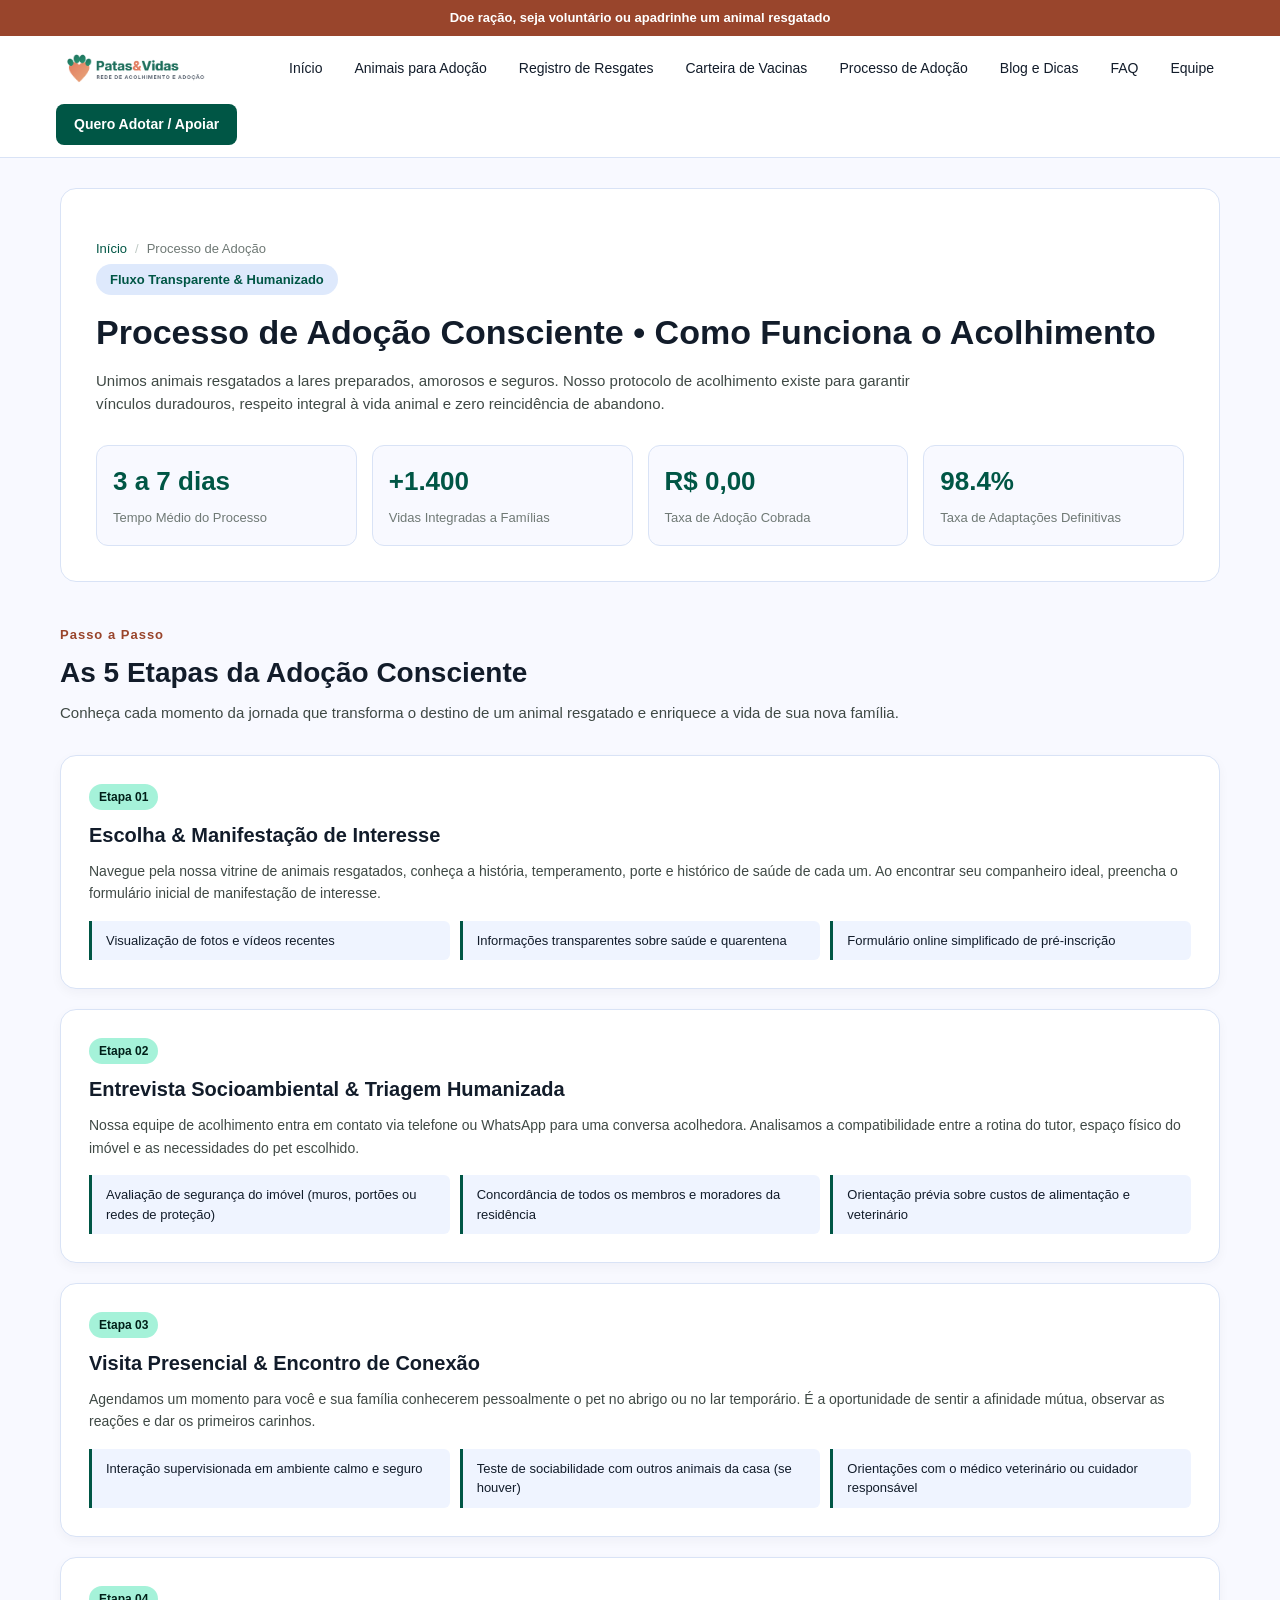
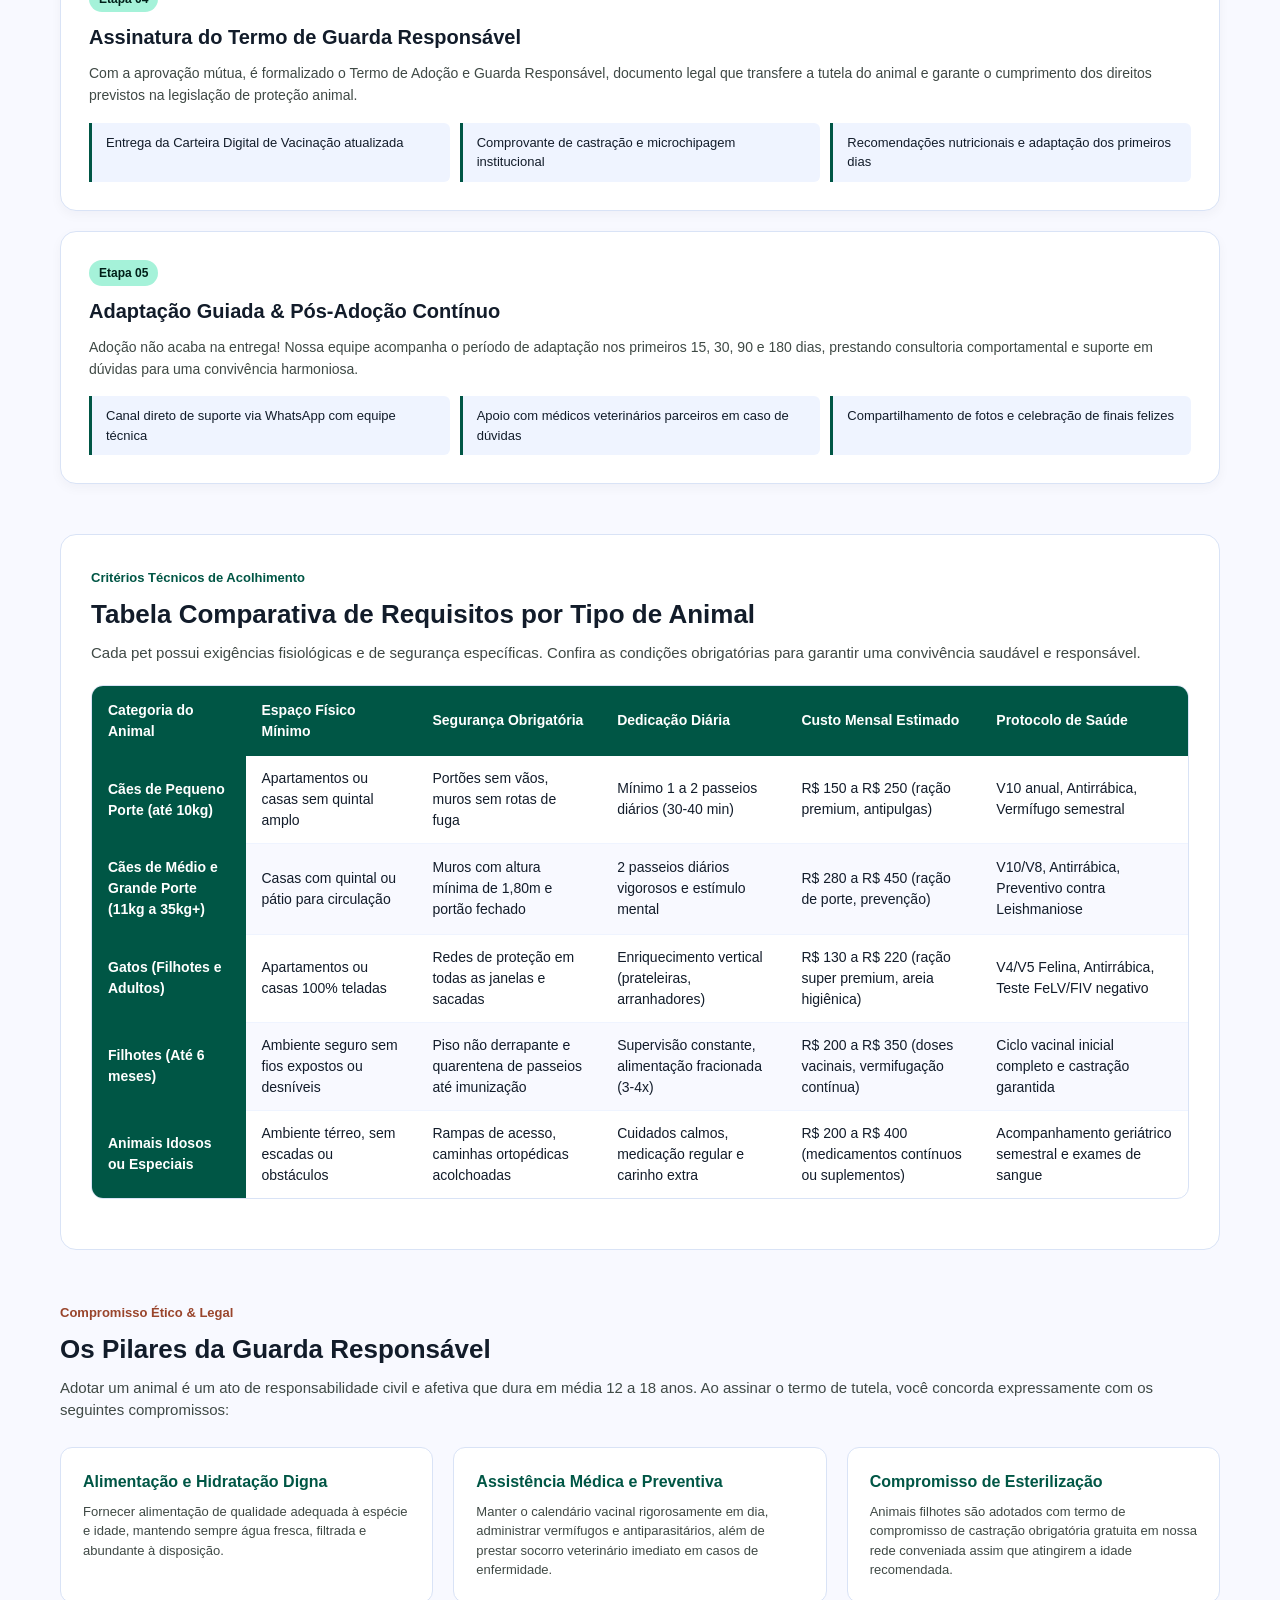
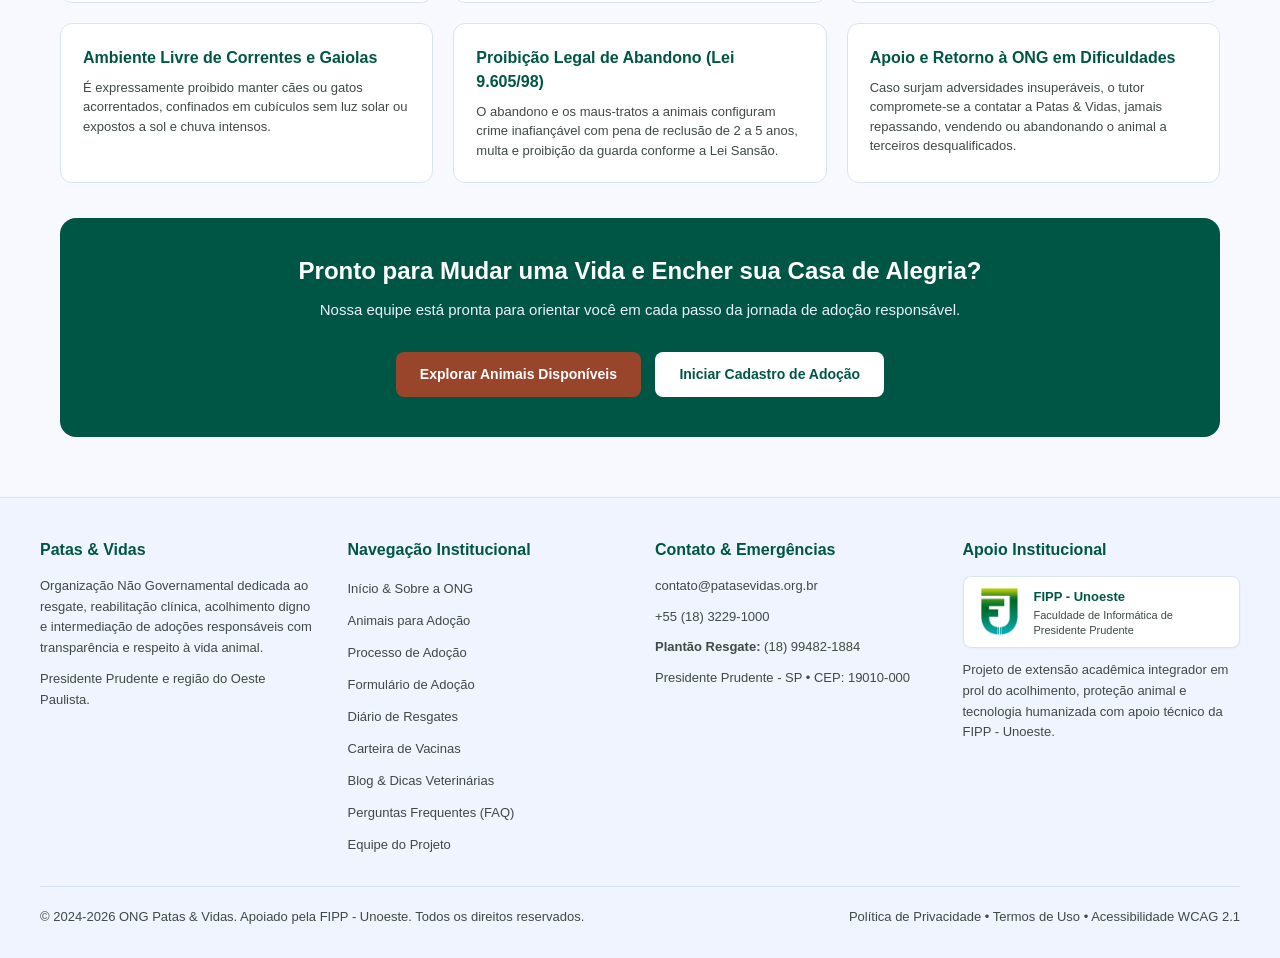
<file: pages/processoadocao.html>
<!DOCTYPE html>
<html lang="pt-br">
<head>
    <meta charset="UTF-8">
    <meta name="viewport" content="width=device-width, initial-scale=1.0">
    <title>Patas & Vidas - Processo de Adoção Consciente</title>
    <meta name="description" content="Conheça as etapas do processo de adoção consciente, requisitos e termos de posse responsável da ONG Patas & Vidas.">
    <meta name="authors" content="Gabryel Gomes Cerqueira - Murilo Lemos Marques de Souza - Alexander Kenji Kurata Leirião - Pedro Henrique Andrade Santos">
    <link rel="icon" type="image/svg+xml" href="../ui/svg/favicon.svg">
    <link rel="stylesheet" href="../global.css">
    <link rel="stylesheet" href="../styles/processoadocao.css">
</head>
<body>
    <header>
        <div>
            <p>Doe ração, seja voluntário ou apadrinhe um animal resgatado</p>
        </div>
        <nav>
            <a href="/principal.html">
                <img src="/ui/logo.png" alt="Patas & Vidas">
            </a>
            <ul>
                <li><a href="/principal.html">Início</a></li>
                <li><a href="/pages/adocao.html">Animais para Adoção</a></li>
                <li><a href="/pages/registro.html">Registro de Resgates</a></li>
                <li><a href="/pages/carteiravacina.html">Carteira de Vacinas</a></li>
                <li><a href="/pages/processoadocao.html">Processo de Adoção</a></li>
                <li><a href="/pages/blogdicas.html">Blog e Dicas</a></li>
                <li><a href="/pages/FAQ.html">FAQ</a></li>
                <li><a href="/pages/equipe.html">Equipe</a></li>
            </ul>
            <a href="/pages/queradotar.html">Quero Adotar / Apoiar</a>
        </nav>
    </header>

    <main>
        <section class="hero-processo">
            <nav aria-label="Migalhas de pão">
                <ol>
                    <li><a href="/principal.html">Início</a></li>
                    <li aria-current="page">Processo de Adoção</li>
                </ol>
            </nav>
            <span>Fluxo Transparente &amp; Humanizado</span>
            <h1>Processo de Adoção Consciente • Como Funciona o Acolhimento</h1>
            <p>Unimos animais resgatados a lares preparados, amorosos e seguros. Nosso protocolo de acolhimento existe para garantir vínculos duradouros, respeito integral à vida animal e zero reincidência de abandono.</p>
            
            <div>
                <div>
                    <strong>3 a 7 dias</strong>
                    <span>Tempo Médio do Processo</span>
                </div>
                <div>
                    <strong>+1.400</strong>
                    <span>Vidas Integradas a Famílias</span>
                </div>
                <div>
                    <strong>R$ 0,00</strong>
                    <span>Taxa de Adoção Cobrada</span>
                </div>
                <div>
                    <strong>98.4%</strong>
                    <span>Taxa de Adaptações Definitivas</span>
                </div>
            </div>
        </section>

        <section class="etapas-fluxo">
            <span>Passo a Passo</span>
            <h2>As 5 Etapas da Adoção Consciente</h2>
            <p>Conheça cada momento da jornada que transforma o destino de um animal resgatado e enriquece a vida de sua nova família.</p>

            <ol>
                <li>
                    <article>
                        <span>Etapa 01</span>
                        <h3>Escolha &amp; Manifestação de Interesse</h3>
                        <p>Navegue pela nossa vitrine de animais resgatados, conheça a história, temperamento, porte e histórico de saúde de cada um. Ao encontrar seu companheiro ideal, preencha o formulário inicial de manifestação de interesse.</p>
                        <ul>
                            <li>Visualização de fotos e vídeos recentes</li>
                            <li>Informações transparentes sobre saúde e quarentena</li>
                            <li>Formulário online simplificado de pré-inscrição</li>
                        </ul>
                    </article>
                </li>
                <li>
                    <article>
                        <span>Etapa 02</span>
                        <h3>Entrevista Socioambiental &amp; Triagem Humanizada</h3>
                        <p>Nossa equipe de acolhimento entra em contato via telefone ou WhatsApp para uma conversa acolhedora. Analisamos a compatibilidade entre a rotina do tutor, espaço físico do imóvel e as necessidades do pet escolhido.</p>
                        <ul>
                            <li>Avaliação de segurança do imóvel (muros, portões ou redes de proteção)</li>
                            <li>Concordância de todos os membros e moradores da residência</li>
                            <li>Orientação prévia sobre custos de alimentação e veterinário</li>
                        </ul>
                    </article>
                </li>
                <li>
                    <article>
                        <span>Etapa 03</span>
                        <h3>Visita Presencial &amp; Encontro de Conexão</h3>
                        <p>Agendamos um momento para você e sua família conhecerem pessoalmente o pet no abrigo ou no lar temporário. É a oportunidade de sentir a afinidade mútua, observar as reações e dar os primeiros carinhos.</p>
                        <ul>
                            <li>Interação supervisionada em ambiente calmo e seguro</li>
                            <li>Teste de sociabilidade com outros animais da casa (se houver)</li>
                            <li>Orientações com o médico veterinário ou cuidador responsável</li>
                        </ul>
                    </article>
                </li>
                <li>
                    <article>
                        <span>Etapa 04</span>
                        <h3>Assinatura do Termo de Guarda Responsável</h3>
                        <p>Com a aprovação mútua, é formalizado o Termo de Adoção e Guarda Responsável, documento legal que transfere a tutela do animal e garante o cumprimento dos direitos previstos na legislação de proteção animal.</p>
                        <ul>
                            <li>Entrega da Carteira Digital de Vacinação atualizada</li>
                            <li>Comprovante de castração e microchipagem institucional</li>
                            <li>Recomendações nutricionais e adaptação dos primeiros dias</li>
                        </ul>
                    </article>
                </li>
                <li>
                    <article>
                        <span>Etapa 05</span>
                        <h3>Adaptação Guiada &amp; Pós-Adoção Contínuo</h3>
                        <p>Adoção não acaba na entrega! Nossa equipe acompanha o período de adaptação nos primeiros 15, 30, 90 e 180 dias, prestando consultoria comportamental e suporte em dúvidas para uma convivência harmoniosa.</p>
                        <ul>
                            <li>Canal direto de suporte via WhatsApp com equipe técnica</li>
                            <li>Apoio com médicos veterinários parceiros em caso de dúvidas</li>
                            <li>Compartilhamento de fotos e celebração de finais felizes</li>
                        </ul>
                    </article>
                </li>
            </ol>
        </section>

        <section class="requisitos-comparativos">
            <span>Critérios Técnicos de Acolhimento</span>
            <h2>Tabela Comparativa de Requisitos por Tipo de Animal</h2>
            <p>Cada pet possui exigências fisiológicas e de segurança específicas. Confira as condições obrigatórias para garantir uma convivência saudável e responsável.</p>

            <div class="tabela-container">
                <table>
                    <caption>Critérios de Aptidão e Estrutura Familiar para Adoção</caption>
                    <thead>
                        <tr>
                            <th scope="col">Categoria do Animal</th>
                            <th scope="col">Espaço Físico Mínimo</th>
                            <th scope="col">Segurança Obrigatória</th>
                            <th scope="col">Dedicação Diária</th>
                            <th scope="col">Custo Mensal Estimado</th>
                            <th scope="col">Protocolo de Saúde</th>
                        </tr>
                    </thead>
                    <tbody>
                        <tr>
                            <th scope="row">Cães de Pequeno Porte (até 10kg)</th>
                            <td>Apartamentos ou casas sem quintal amplo</td>
                            <td>Portões sem vãos, muros sem rotas de fuga</td>
                            <td>Mínimo 1 a 2 passeios diários (30-40 min)</td>
                            <td>R$ 150 a R$ 250 (ração premium, antipulgas)</td>
                            <td>V10 anual, Antirrábica, Vermífugo semestral</td>
                        </tr>
                        <tr>
                            <th scope="row">Cães de Médio e Grande Porte (11kg a 35kg+)</th>
                            <td>Casas com quintal ou pátio para circulação</td>
                            <td>Muros com altura mínima de 1,80m e portão fechado</td>
                            <td>2 passeios diários vigorosos e estímulo mental</td>
                            <td>R$ 280 a R$ 450 (ração de porte, prevenção)</td>
                            <td>V10/V8, Antirrábica, Preventivo contra Leishmaniose</td>
                        </tr>
                        <tr>
                            <th scope="row">Gatos (Filhotes e Adultos)</th>
                            <td>Apartamentos ou casas 100% teladas</td>
                            <td>Redes de proteção em todas as janelas e sacadas</td>
                            <td>Enriquecimento vertical (prateleiras, arranhadores)</td>
                            <td>R$ 130 a R$ 220 (ração super premium, areia higiênica)</td>
                            <td>V4/V5 Felina, Antirrábica, Teste FeLV/FIV negativo</td>
                        </tr>
                        <tr>
                            <th scope="row">Filhotes (Até 6 meses)</th>
                            <td>Ambiente seguro sem fios expostos ou desníveis</td>
                            <td>Piso não derrapante e quarentena de passeios até imunização</td>
                            <td>Supervisão constante, alimentação fracionada (3-4x)</td>
                            <td>R$ 200 a R$ 350 (doses vacinais, vermifugação contínua)</td>
                            <td>Ciclo vacinal inicial completo e castração garantida</td>
                        </tr>
                        <tr>
                            <th scope="row">Animais Idosos ou Especiais</th>
                            <td>Ambiente térreo, sem escadas ou obstáculos</td>
                            <td>Rampas de acesso, caminhas ortopédicas acolchoadas</td>
                            <td>Cuidados calmos, medicação regular e carinho extra</td>
                            <td>R$ 200 a R$ 400 (medicamentos contínuos ou suplementos)</td>
                            <td>Acompanhamento geriátrico semestral e exames de sangue</td>
                        </tr>
                    </tbody>
                </table>
            </div>
        </section>

        <section class="termo-responsabilidade">
            <span>Compromisso Ético &amp; Legal</span>
            <h2>Os Pilares da Guarda Responsável</h2>
            <p>Adotar um animal é um ato de responsabilidade civil e afetiva que dura em média 12 a 18 anos. Ao assinar o termo de tutela, você concorda expressamente com os seguintes compromissos:</p>

            <div>
                <article>
                    <h3>Alimentação e Hidratação Digna</h3>
                    <p>Fornecer alimentação de qualidade adequada à espécie e idade, mantendo sempre água fresca, filtrada e abundante à disposição.</p>
                </article>

                <article>
                    <h3>Assistência Médica e Preventiva</h3>
                    <p>Manter o calendário vacinal rigorosamente em dia, administrar vermífugos e antiparasitários, além de prestar socorro veterinário imediato em casos de enfermidade.</p>
                </article>

                <article>
                    <h3>Compromisso de Esterilização</h3>
                    <p>Animais filhotes são adotados com termo de compromisso de castração obrigatória gratuita em nossa rede conveniada assim que atingirem a idade recomendada.</p>
                </article>

                <article>
                    <h3>Ambiente Livre de Correntes e Gaiolas</h3>
                    <p>É expressamente proibido manter cães ou gatos acorrentados, confinados em cubículos sem luz solar ou expostos a sol e chuva intensos.</p>
                </article>

                <article>
                    <h3>Proibição Legal de Abandono (Lei 9.605/98)</h3>
                    <p>O abandono e os maus-tratos a animais configuram crime inafiançável com pena de reclusão de 2 a 5 anos, multa e proibição da guarda conforme a Lei Sansão.</p>
                </article>

                <article>
                    <h3>Apoio e Retorno à ONG em Dificuldades</h3>
                    <p>Caso surjam adversidades insuperáveis, o tutor compromete-se a contatar a Patas &amp; Vidas, jamais repassando, vendendo ou abandonando o animal a terceiros desqualificados.</p>
                </article>
            </div>

            <div>
                <h3>Pronto para Mudar uma Vida e Encher sua Casa de Alegria?</h3>
                <p>Nossa equipe está pronta para orientar você em cada passo da jornada de adoção responsável.</p>
                <a href="/pages/adocao.html">Explorar Animais Disponíveis</a>
                <a href="/pages/queradotar.html">Iniciar Cadastro de Adoção</a>
            </div>
        </section>
    </main>

    <footer>
        <div>
            <div>
                <h3>Patas &amp; Vidas</h3>
                <p>Organização Não Governamental dedicada ao resgate, reabilitação clínica, acolhimento digno e intermediação de adoções responsáveis com transparência e respeito à vida animal.</p>
                <p>Presidente Prudente e região do Oeste Paulista.</p>
            </div>

            <div>
                <h4>Navegação Institucional</h4>
                <ul>
                    <li><a href="/principal.html">Início &amp; Sobre a ONG</a></li>
                    <li><a href="/pages/adocao.html">Animais para Adoção</a></li>
                    <li><a href="/pages/processoadocao.html">Processo de Adoção</a></li>
                    <li><a href="/pages/queradotar.html">Formulário de Adoção</a></li>
                    <li><a href="/pages/registro.html">Diário de Resgates</a></li>
                    <li><a href="/pages/carteiravacina.html">Carteira de Vacinas</a></li>
                    <li><a href="/pages/blogdicas.html">Blog &amp; Dicas Veterinárias</a></li>
                    <li><a href="/pages/FAQ.html">Perguntas Frequentes (FAQ)</a></li>
                    <li><a href="/pages/equipe.html">Equipe do Projeto</a></li>
                </ul>
            </div>

            <div>
                <h4>Contato &amp; Emergências</h4>
                <address>
                    <p><a href="mailto:contato@patasevidas.org.br">contato@patasevidas.org.br</a></p>
                    <p><a href="tel:+551832291000">+55 (18) 3229-1000</a></p>
                    <p><strong>Plantão Resgate:</strong> (18) 99482-1884</p>
                    <p>Presidente Prudente - SP • CEP: 19010-000</p>
                </address>
            </div>

            <div>
                <h4>Apoio Institucional</h4>
                <div class="footer-apoio">
                    <img src="/ui/fipp.png" alt="Logo FIPP - Unoeste" class="logo-fipp-footer">
                    <div class="footer-apoio-texto">
                        <strong>FIPP - Unoeste</strong>
                        <span>Faculdade de Informática de Presidente Prudente</span>
                    </div>
                </div>
                <p>Projeto de extensão acadêmica integrador em prol do acolhimento, proteção animal e tecnologia humanizada com apoio técnico da FIPP - Unoeste.</p>
            </div>
        </div>

        <div>
            <p>&copy; 2024-2026 ONG Patas &amp; Vidas. Apoiado pela FIPP - Unoeste. Todos os direitos reservados.</p>
            <p>Política de Privacidade • Termos de Uso • Acessibilidade WCAG 2.1</p>
        </div>
    </footer>
</body>
</html>
</file>
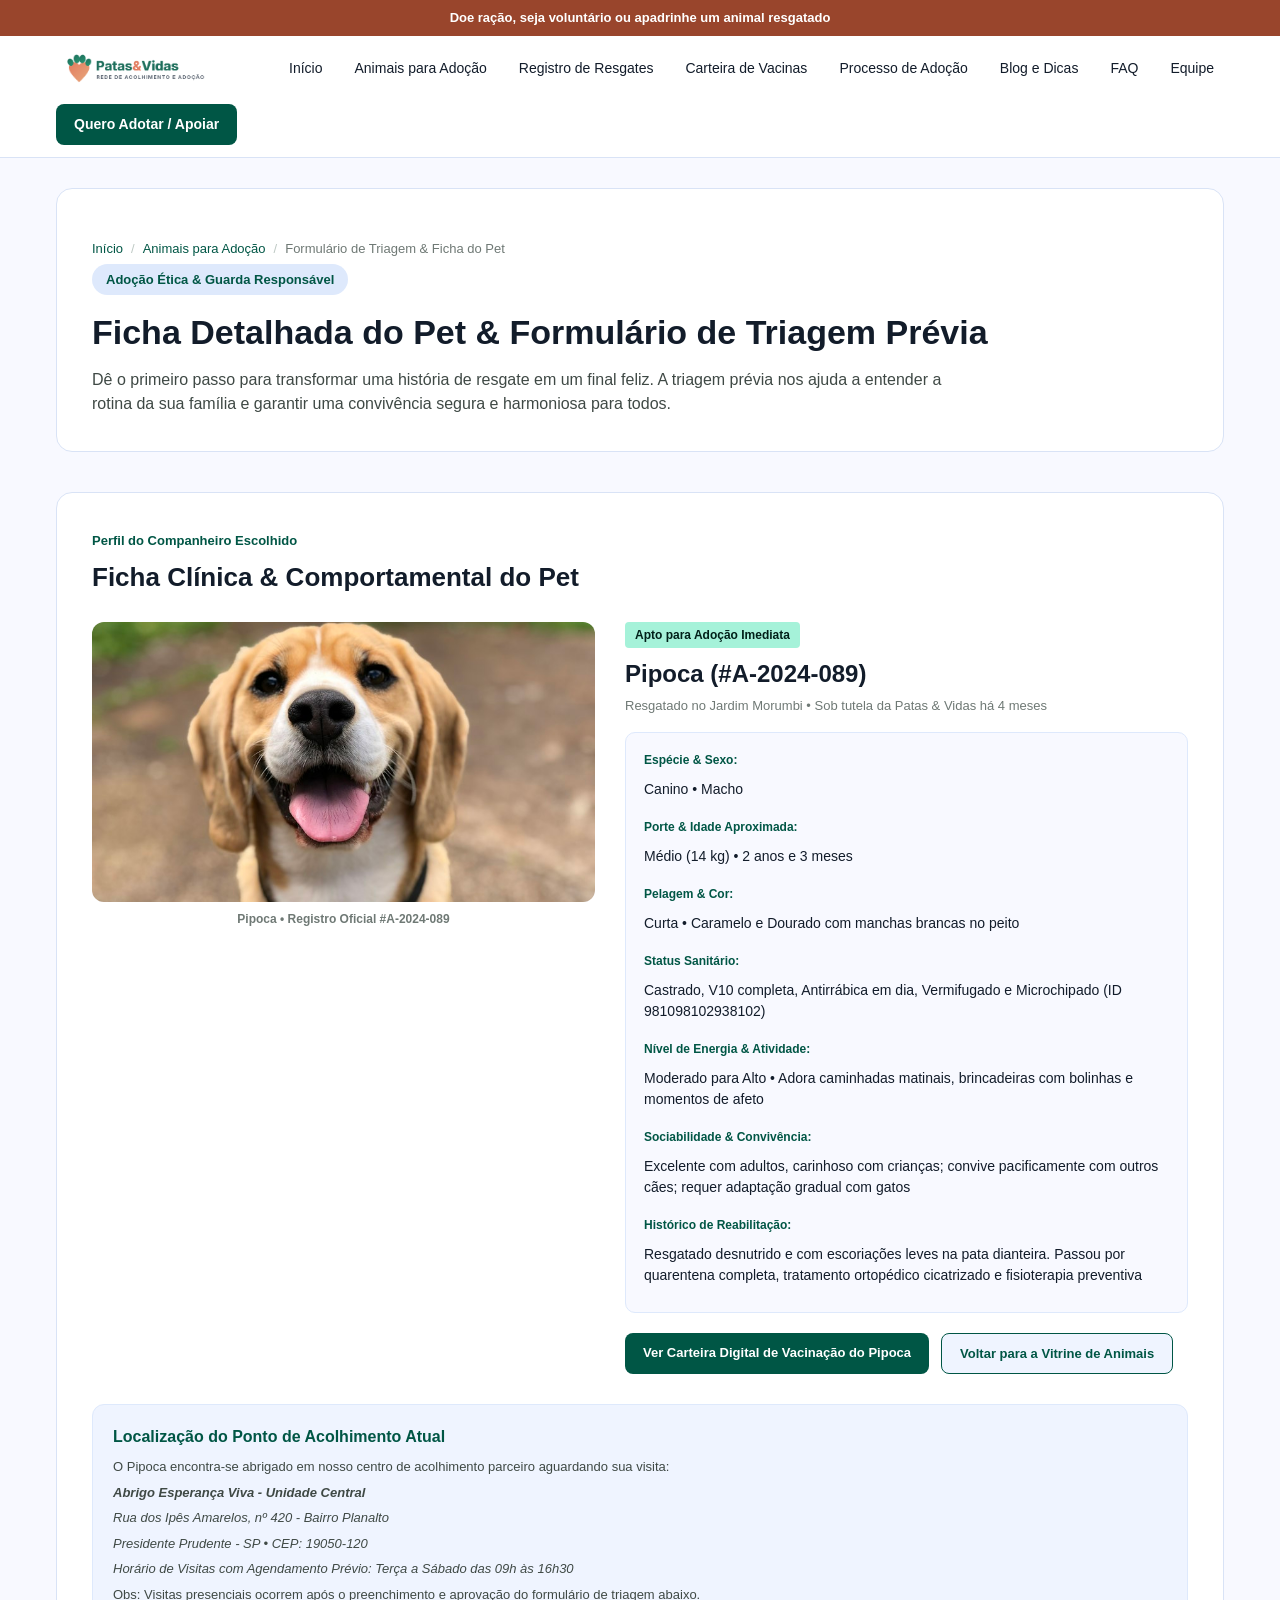
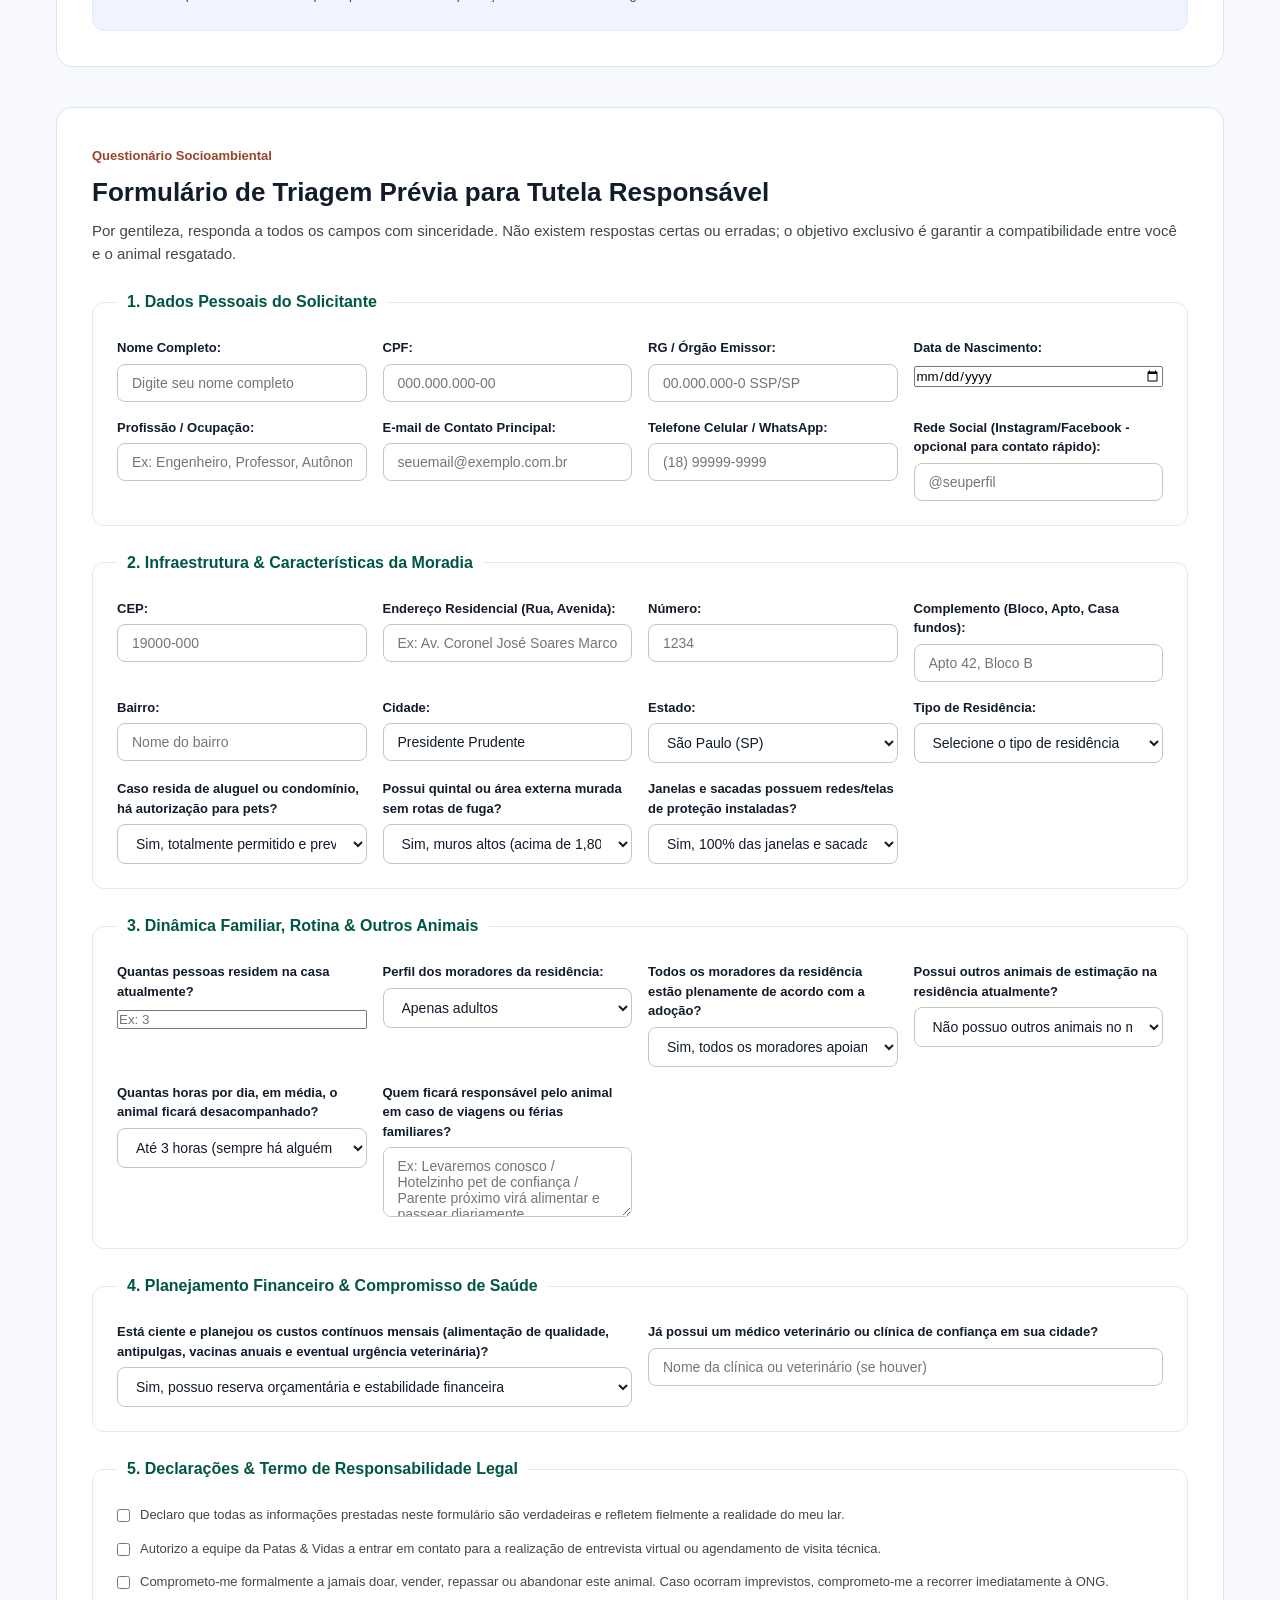
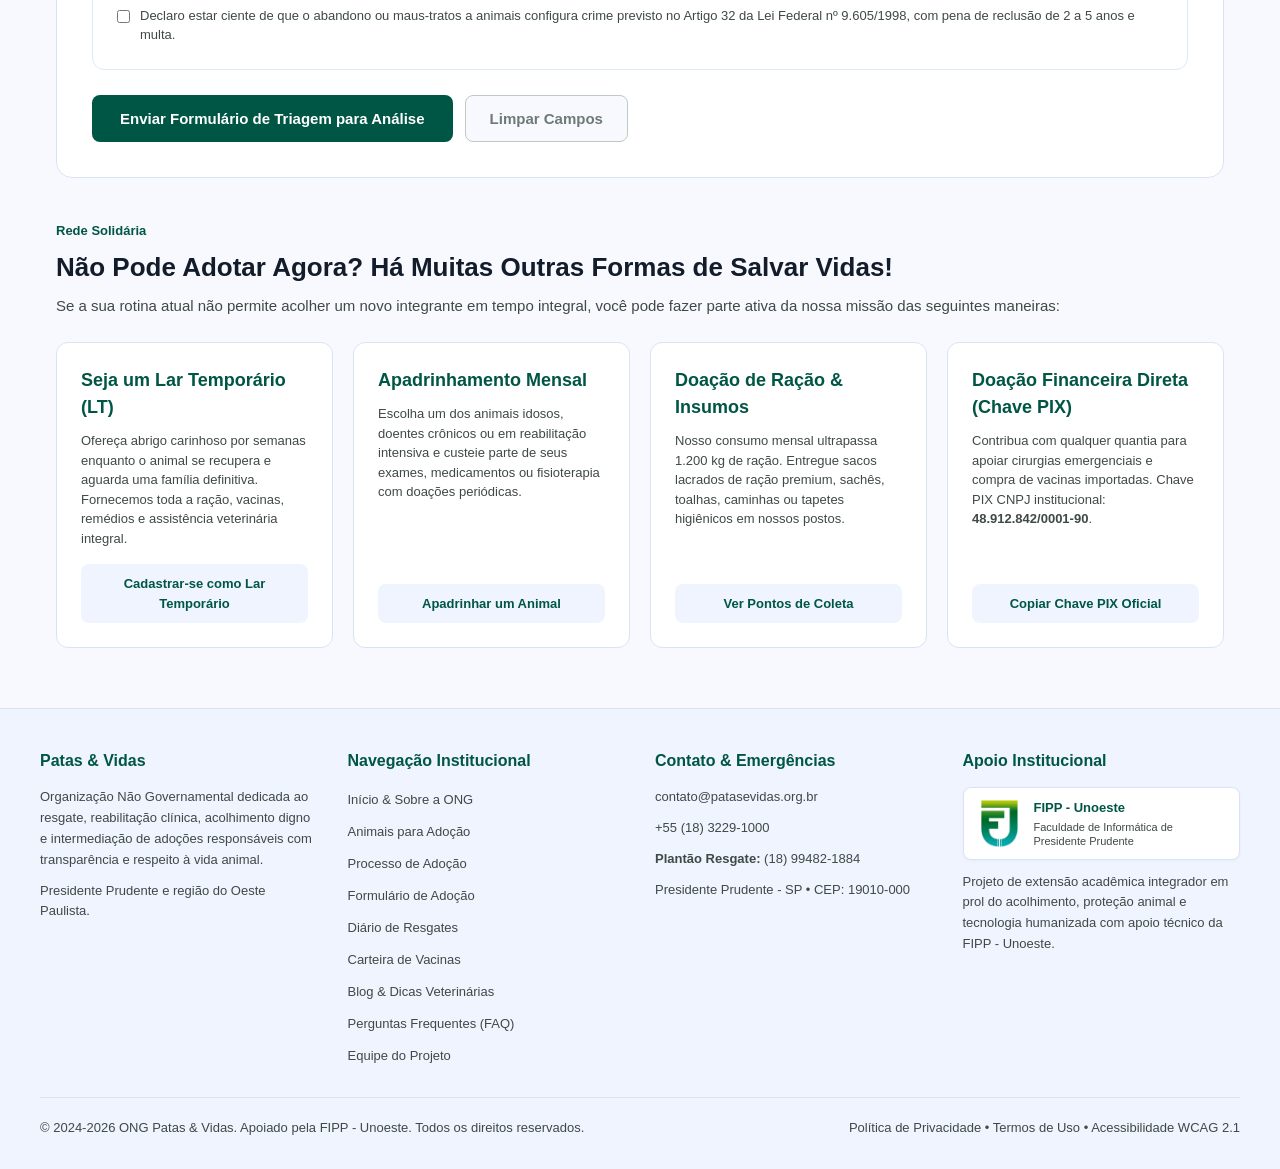
<file: pages/queradotar.html>
<!DOCTYPE html>
<html lang="pt-br">
<head>
    <meta charset="UTF-8">
    <meta name="viewport" content="width=device-width, initial-scale=1.0">
    <title>Patas & Vidas - Ficha do Pet & Formulário de Intenção de Adoção</title>
    <meta name="description" content="Preencha o formulário de triagem prévia para adoção responsável ou conheça outras formas de apoiar a causa animal.">
    <meta name="authors" content="Gabryel Gomes Cerqueira - Murilo Lemos Marques de Souza - Alexander Kenji Kurata Leirião - Pedro Henrique Andrade Santos">
    <link rel="icon" type="image/svg+xml" href="../ui/svg/favicon.svg">
    <link rel="stylesheet" href="../global.css">
    <link rel="stylesheet" href="../styles/queroadotar.css">
</head>
<body>
    <header>
        <div>
            <p>Doe ração, seja voluntário ou apadrinhe um animal resgatado</p>
        </div>
        <nav>
            <a href="/principal.html">
                <img src="/ui/logo.png" alt="Patas & Vidas">
            </a>
            <ul>
                <li><a href="/principal.html">Início</a></li>
                <li><a href="/pages/adocao.html">Animais para Adoção</a></li>
                <li><a href="/pages/registro.html">Registro de Resgates</a></li>
                <li><a href="/pages/carteiravacina.html">Carteira de Vacinas</a></li>
                <li><a href="/pages/processoadocao.html">Processo de Adoção</a></li>
                <li><a href="/pages/blogdicas.html">Blog e Dicas</a></li>
                <li><a href="/pages/FAQ.html">FAQ</a></li>
                <li><a href="/pages/equipe.html">Equipe</a></li>
            </ul>
            <a href="/pages/queradotar.html">Quero Adotar / Apoiar</a>
        </nav>
    </header>

    <main>
        <section class="hero-intencao">
            <nav aria-label="Migalhas de pão">
                <ol>
                    <li><a href="/principal.html">Início</a></li>
                    <li><a href="/pages/adocao.html">Animais para Adoção</a></li>
                    <li aria-current="page">Formulário de Triagem &amp; Ficha do Pet</li>
                </ol>
            </nav>
            <span>Adoção Ética &amp; Guarda Responsável</span>
            <h1>Ficha Detalhada do Pet &amp; Formulário de Triagem Prévia</h1>
            <p>Dê o primeiro passo para transformar uma história de resgate em um final feliz. A triagem prévia nos ajuda a entender a rotina da sua família e garantir uma convivência segura e harmoniosa para todos.</p>
        </section>

        <section class="ficha-animal-destaque">
            <span>Perfil do Companheiro Escolhido</span>
            <h2>Ficha Clínica &amp; Comportamental do Pet</h2>

            <article>
                <figure>
                    <img src="/ui/pipoca.jpg" alt="Foto do Pipoca, cão resgatado sem raça definida, pelagem clara e olhar dócil">
                    <figcaption>Pipoca • Registro Oficial #A-2024-089</figcaption>
                </figure>

                <div>
                    <header>
                        <span>Apto para Adoção Imediata</span>
                        <h3>Pipoca (#A-2024-089)</h3>
                        <p>Resgatado no Jardim Morumbi • Sob tutela da Patas &amp; Vidas há 4 meses</p>
                    </header>

                    <dl>
                        <dt>Espécie &amp; Sexo:</dt>
                        <dd>Canino • Macho</dd>

                        <dt>Porte &amp; Idade Aproximada:</dt>
                        <dd>Médio (14 kg) • 2 anos e 3 meses</dd>

                        <dt>Pelagem &amp; Cor:</dt>
                        <dd>Curta • Caramelo e Dourado com manchas brancas no peito</dd>

                        <dt>Status Sanitário:</dt>
                        <dd>Castrado, V10 completa, Antirrábica em dia, Vermifugado e Microchipado (ID 981098102938102)</dd>

                        <dt>Nível de Energia &amp; Atividade:</dt>
                        <dd>Moderado para Alto • Adora caminhadas matinais, brincadeiras com bolinhas e momentos de afeto</dd>

                        <dt>Sociabilidade &amp; Convivência:</dt>
                        <dd>Excelente com adultos, carinhoso com crianças; convive pacificamente com outros cães; requer adaptação gradual com gatos</dd>

                        <dt>Histórico de Reabilitação:</dt>
                        <dd>Resgatado desnutrido e com escoriações leves na pata dianteira. Passou por quarentena completa, tratamento ortopédico cicatrizado e fisioterapia preventiva</dd>
                    </dl>

                    <div>
                        <a href="/pages/carteiravacina.html">Ver Carteira Digital de Vacinação do Pipoca</a>
                        <a href="/pages/adocao.html">Voltar para a Vitrine de Animais</a>
                    </div>
                </div>
            </article>

            <aside class="ponto-acolhimento">
                <h3>Localização do Ponto de Acolhimento Atual</h3>
                <p>O Pipoca encontra-se abrigado em nosso centro de acolhimento parceiro aguardando sua visita:</p>
                <address>
                    <p><strong>Abrigo Esperança Viva - Unidade Central</strong></p>
                    <p>Rua dos Ipês Amarelos, nº 420 - Bairro Planalto</p>
                    <p>Presidente Prudente - SP • CEP: 19050-120</p>
                    <p>Horário de Visitas com Agendamento Prévio: Terça a Sábado das 09h às 16h30</p>
                </address>
                <p>Obs: Visitas presenciais ocorrem após o preenchimento e aprovação do formulário de triagem abaixo.</p>
            </aside>
        </section>

        <section class="formulario-triagem">
            <span>Questionário Socioambiental</span>
            <h2>Formulário de Triagem Prévia para Tutela Responsável</h2>
            <p>Por gentileza, responda a todos os campos com sinceridade. Não existem respostas certas ou erradas; o objetivo exclusivo é garantir a compatibilidade entre você e o animal resgatado.</p>

            <form action="#" method="post">
                <fieldset>
                    <legend>1. Dados Pessoais do Solicitante</legend>

                    <div>
                        <label for="adotante-nome">Nome Completo:</label>
                        <input type="text" id="adotante-nome" name="nome" placeholder="Digite seu nome completo" required>
                    </div>

                    <div>
                        <label for="adotante-cpf">CPF:</label>
                        <input type="text" id="adotante-cpf" name="cpf" placeholder="000.000.000-00" required>
                    </div>

                    <div>
                        <label for="adotante-rg">RG / Órgão Emissor:</label>
                        <input type="text" id="adotante-rg" name="rg" placeholder="00.000.000-0 SSP/SP" required>
                    </div>

                    <div>
                        <label for="adotante-nascimento">Data de Nascimento:</label>
                        <input type="date" id="adotante-nascimento" name="nascimento" required>
                    </div>

                    <div>
                        <label for="adotante-profissao">Profissão / Ocupação:</label>
                        <input type="text" id="adotante-profissao" name="profissao" placeholder="Ex: Engenheiro, Professor, Autônomo" required>
                    </div>

                    <div>
                        <label for="adotante-email">E-mail de Contato Principal:</label>
                        <input type="email" id="adotante-email" name="email" placeholder="seuemail@exemplo.com.br" required>
                    </div>

                    <div>
                        <label for="adotante-telefone">Telefone Celular / WhatsApp:</label>
                        <input type="tel" id="adotante-telefone" name="telefone" placeholder="(18) 99999-9999" required>
                    </div>

                    <div>
                        <label for="adotante-instagram">Rede Social (Instagram/Facebook - opcional para contato rápido):</label>
                        <input type="text" id="adotante-instagram" name="instagram" placeholder="@seuperfil">
                    </div>
                </fieldset>

                <fieldset>
                    <legend>2. Infraestrutura &amp; Características da Moradia</legend>

                    <div>
                        <label for="moradia-cep">CEP:</label>
                        <input type="text" id="moradia-cep" name="cep" placeholder="19000-000" required>
                    </div>

                    <div>
                        <label for="moradia-endereco">Endereço Residencial (Rua, Avenida):</label>
                        <input type="text" id="moradia-endereco" name="endereco" placeholder="Ex: Av. Coronel José Soares Marcondes" required>
                    </div>

                    <div>
                        <label for="moradia-numero">Número:</label>
                        <input type="text" id="moradia-numero" name="numero" placeholder="1234" required>
                    </div>

                    <div>
                        <label for="moradia-complemento">Complemento (Bloco, Apto, Casa fundos):</label>
                        <input type="text" id="moradia-complemento" name="complemento" placeholder="Apto 42, Bloco B">
                    </div>

                    <div>
                        <label for="moradia-bairro">Bairro:</label>
                        <input type="text" id="moradia-bairro" name="bairro" placeholder="Nome do bairro" required>
                    </div>

                    <div>
                        <label for="moradia-cidade">Cidade:</label>
                        <input type="text" id="moradia-cidade" name="cidade" value="Presidente Prudente" required>
                    </div>

                    <div>
                        <label for="moradia-estado">Estado:</label>
                        <select id="moradia-estado" name="estado" required>
                            <option value="SP" selected>São Paulo (SP)</option>
                            <option value="PR">Paraná (PR)</option>
                            <option value="MS">Mato Grosso do Sul (MS)</option>
                            <option value="OUTRO">Outro Estado</option>
                        </select>
                    </div>

                    <div>
                        <label for="moradia-tipo">Tipo de Residência:</label>
                        <select id="moradia-tipo" name="tipo_moradia" required>
                            <option value="">Selecione o tipo de residência</option>
                            <option value="casa-propria">Casa Térrea (Própria)</option>
                            <option value="casa-alugada">Casa Térrea (Alugada)</option>
                            <option value="sobrado">Sobrado</option>
                            <option value="apartamento-proprio">Apartamento (Próprio)</option>
                            <option value="apartamento-alugado">Apartamento (Alugado)</option>
                            <option value="sitio-chacara">Chácara / Sítio / Zona Rural</option>
                        </select>
                    </div>

                    <div>
                        <label for="moradia-permissao">Caso resida de aluguel ou condomínio, há autorização para pets?</label>
                        <select id="moradia-permissao" name="permissao_animais" required>
                            <option value="sim">Sim, totalmente permitido e previsto no contrato</option>
                            <option value="propria">Imóvel próprio sem restrições</option>
                            <option value="em-consulta">Em consulta com a imobiliária ou condomínio</option>
                            <option value="nao">Não sei informar ainda</option>
                        </select>
                    </div>

                    <div>
                        <label for="moradia-quintal">Possui quintal ou área externa murada sem rotas de fuga?</label>
                        <select id="moradia-quintal" name="quintal_seguro" required>
                            <option value="sim-alto">Sim, muros altos (acima de 1,80m) e portão fechado</option>
                            <option value="sim-medio">Sim, muros médios com grades sem vãos livres</option>
                            <option value="apartamento">Moro em apartamento (não possuo quintal)</option>
                            <option value="aberto">Área aberta sem cerca completa</option>
                        </select>
                    </div>

                    <div>
                        <label for="moradia-telas">Janelas e sacadas possuem redes/telas de proteção instaladas?</label>
                        <select id="moradia-telas" name="telas_protecao" required>
                            <option value="sim-todas">Sim, 100% das janelas e sacadas já estão teladas</option>
                            <option value="instalando">Ainda não, mas comprometo-me a instalar antes da chegada</option>
                            <option value="casa-terrea">Casa térrea com janelas sem risco de queda</option>
                            <option value="nao">Não possuo telas</option>
                        </select>
                    </div>
                </fieldset>

                <fieldset>
                    <legend>3. Dinâmica Familiar, Rotina &amp; Outros Animais</legend>

                    <div>
                        <label for="rotina-moradores">Quantas pessoas residem na casa atualmente?</label>
                        <input type="number" id="rotina-moradores" name="quantidade_moradores" min="1" max="15" placeholder="Ex: 3" required>
                    </div>

                    <div>
                        <label for="rotina-faixa-moradores">Perfil dos moradores da residência:</label>
                        <select id="rotina-faixa-moradores" name="perfil_moradores" required>
                            <option value="adultos">Apenas adultos</option>
                            <option value="criancas">Família com crianças menores de 10 anos</option>
                            <option value="adolescentes">Adultos e adolescentes</option>
                            <option value="idosos">Adultos e idosos</option>
                            <option value="geracoes">Multigeracional (crianças, adultos e idosos)</option>
                        </select>
                    </div>

                    <div>
                        <label for="rotina-concordancia">Todos os moradores da residência estão plenamente de acordo com a adoção?</label>
                        <select id="rotina-concordancia" name="todos_concordam" required>
                            <option value="sim">Sim, todos os moradores apoiam e desejam o pet</option>
                            <option value="alguns">A maioria concorda, restam pequenos detalhes</option>
                            <option value="surpresa">Será um presente surpresa para alguém</option>
                        </select>
                    </div>

                    <div>
                        <label for="rotina-outros-pets">Possui outros animais de estimação na residência atualmente?</label>
                        <select id="rotina-outros-pets" name="outros_pets" required>
                            <option value="nenhum">Não possuo outros animais no momento</option>
                            <option value="caes">Sim, possuo outro(s) cão(ães)</option>
                            <option value="gatos">Sim, possuo gato(s)</option>
                            <option value="ambos">Sim, possuo cães e gatos convivendo</option>
                            <option value="outros">Possuo aves, roedores ou outros pets</option>
                        </select>
                    </div>

                    <div>
                        <label for="rotina-horas-sozinho">Quantas horas por dia, em média, o animal ficará desacompanhado?</label>
                        <select id="rotina-horas-sozinho" name="horas_sozinho" required>
                            <option value="ate-3h">Até 3 horas (sempre há alguém em casa ou home-office)</option>
                            <option value="4h-6h">Entre 4 e 6 horas por dia</option>
                            <option value="7h-9h">Entre 7 e 9 horas por dia (horário comercial)</option>
                            <option value="mais-10h">Mais de 10 horas contínuas</option>
                        </select>
                    </div>

                    <div>
                        <label for="rotina-viagens">Quem ficará responsável pelo animal em caso de viagens ou férias familiares?</label>
                        <textarea id="rotina-viagens" name="cuidados_viagens" rows="3" placeholder="Ex: Levaremos conosco / Hotelzinho pet de confiança / Parente próximo virá alimentar e passear diariamente" required></textarea>
                    </div>
                </fieldset>

                <fieldset>
                    <legend>4. Planejamento Financeiro &amp; Compromisso de Saúde</legend>

                    <div>
                        <label for="financeiro-orcamento">Está ciente e planejou os custos contínuos mensais (alimentação de qualidade, antipulgas, vacinas anuais e eventual urgência veterinária)?</label>
                        <select id="financeiro-orcamento" name="planejamento_financeiro" required>
                            <option value="sim-planejado">Sim, possuo reserva orçamentária e estabilidade financeira</option>
                            <option value="parcial">Possuo orçamento para custos básicos, mas buscarei clínicas públicas em emergências</option>
                            <option value="nao-pensei">Não havia calculado esses custos previamente</option>
                        </select>
                    </div>

                    <div>
                        <label for="financeiro-veterinario">Já possui um médico veterinário ou clínica de confiança em sua cidade?</label>
                        <input type="text" id="financeiro-veterinario" name="veterinario_referencia" placeholder="Nome da clínica ou veterinário (se houver)">
                    </div>
                </fieldset>

                <fieldset>
                    <legend>5. Declarações &amp; Termo de Responsabilidade Legal</legend>

                    <div>
                        <input type="checkbox" id="aceite-verdade" name="aceite_veracidade" required>
                        <label for="aceite-verdade">Declaro que todas as informações prestadas neste formulário são verdadeiras e refletem fielmente a realidade do meu lar.</label>
                    </div>

                    <div>
                        <input type="checkbox" id="aceite-entrevista" name="aceite_entrevista" required>
                        <label for="aceite-entrevista">Autorizo a equipe da Patas &amp; Vidas a entrar em contato para a realização de entrevista virtual ou agendamento de visita técnica.</label>
                    </div>

                    <div>
                        <input type="checkbox" id="aceite-nao-repassar" name="aceite_nao_repassar" required>
                        <label for="aceite-nao-repassar">Comprometo-me formalmente a jamais doar, vender, repassar ou abandonar este animal. Caso ocorram imprevistos, comprometo-me a recorrer imediatamente à ONG.</label>
                    </div>

                    <div>
                        <input type="checkbox" id="aceite-lei" name="aceite_legislacao" required>
                        <label for="aceite-lei">Declaro estar ciente de que o abandono ou maus-tratos a animais configura crime previsto no Artigo 32 da Lei Federal nº 9.605/1998, com pena de reclusão de 2 a 5 anos e multa.</label>
                    </div>
                </fieldset>

                <div>
                    <button type="submit">Enviar Formulário de Triagem para Análise</button>
                    <button type="reset">Limpar Campos</button>
                </div>
            </form>
        </section>

        <section class="outras-formas-apoiar">
            <span>Rede Solidária</span>
            <h2>Não Pode Adotar Agora? Há Muitas Outras Formas de Salvar Vidas!</h2>
            <p>Se a sua rotina atual não permite acolher um novo integrante em tempo integral, você pode fazer parte ativa da nossa missão das seguintes maneiras:</p>

            <div>
                <article>
                    <h3>Seja um Lar Temporário (LT)</h3>
                    <p>Ofereça abrigo carinhoso por semanas enquanto o animal se recupera e aguarda uma família definitiva. Fornecemos toda a ração, vacinas, remédios e assistência veterinária integral.</p>
                    <a href="#">Cadastrar-se como Lar Temporário</a>
                </article>

                <article>
                    <h3>Apadrinhamento Mensal</h3>
                    <p>Escolha um dos animais idosos, doentes crônicos ou em reabilitação intensiva e custeie parte de seus exames, medicamentos ou fisioterapia com doações periódicas.</p>
                    <a href="#">Apadrinhar um Animal</a>
                </article>

                <article>
                    <h3>Doação de Ração &amp; Insumos</h3>
                    <p>Nosso consumo mensal ultrapassa 1.200 kg de ração. Entregue sacos lacrados de ração premium, sachês, toalhas, caminhas ou tapetes higiênicos em nossos postos.</p>
                    <a href="#">Ver Pontos de Coleta</a>
                </article>

                <article>
                    <h3>Doação Financeira Direta (Chave PIX)</h3>
                    <p>Contribua com qualquer quantia para apoiar cirurgias emergenciais e compra de vacinas importadas. Chave PIX CNPJ institucional: <strong>48.912.842/0001-90</strong>.</p>
                    <a href="#">Copiar Chave PIX Oficial</a>
                </article>
            </div>
        </section>
    </main>

    <footer>
        <div>
            <div>
                <h3>Patas &amp; Vidas</h3>
                <p>Organização Não Governamental dedicada ao resgate, reabilitação clínica, acolhimento digno e intermediação de adoções responsáveis com transparência e respeito à vida animal.</p>
                <p>Presidente Prudente e região do Oeste Paulista.</p>
            </div>

            <div>
                <h4>Navegação Institucional</h4>
                <ul>
                    <li><a href="/principal.html">Início &amp; Sobre a ONG</a></li>
                    <li><a href="/pages/adocao.html">Animais para Adoção</a></li>
                    <li><a href="/pages/processoadocao.html">Processo de Adoção</a></li>
                    <li><a href="/pages/queradotar.html">Formulário de Adoção</a></li>
                    <li><a href="/pages/registro.html">Diário de Resgates</a></li>
                    <li><a href="/pages/carteiravacina.html">Carteira de Vacinas</a></li>
                    <li><a href="/pages/blogdicas.html">Blog &amp; Dicas Veterinárias</a></li>
                    <li><a href="/pages/FAQ.html">Perguntas Frequentes (FAQ)</a></li>
                    <li><a href="/pages/equipe.html">Equipe do Projeto</a></li>
                </ul>
            </div>

            <div>
                <h4>Contato &amp; Emergências</h4>
                <address>
                    <p><a href="mailto:contato@patasevidas.org.br">contato@patasevidas.org.br</a></p>
                    <p><a href="tel:+551832291000">+55 (18) 3229-1000</a></p>
                    <p><strong>Plantão Resgate:</strong> (18) 99482-1884</p>
                    <p>Presidente Prudente - SP • CEP: 19010-000</p>
                </address>
            </div>

            <div>
                <h4>Apoio Institucional</h4>
                <div class="footer-apoio">
                    <img src="/ui/fipp.png" alt="Logo FIPP - Unoeste" class="logo-fipp-footer">
                    <div class="footer-apoio-texto">
                        <strong>FIPP - Unoeste</strong>
                        <span>Faculdade de Informática de Presidente Prudente</span>
                    </div>
                </div>
                <p>Projeto de extensão acadêmica integrador em prol do acolhimento, proteção animal e tecnologia humanizada com apoio técnico da FIPP - Unoeste.</p>
            </div>
        </div>

        <div>
            <p>&copy; 2024-2026 ONG Patas &amp; Vidas. Apoiado pela FIPP - Unoeste. Todos os direitos reservados.</p>
            <p>Política de Privacidade • Termos de Uso • Acessibilidade WCAG 2.1</p>
        </div>
    </footer>
</body>
</html>
</file>
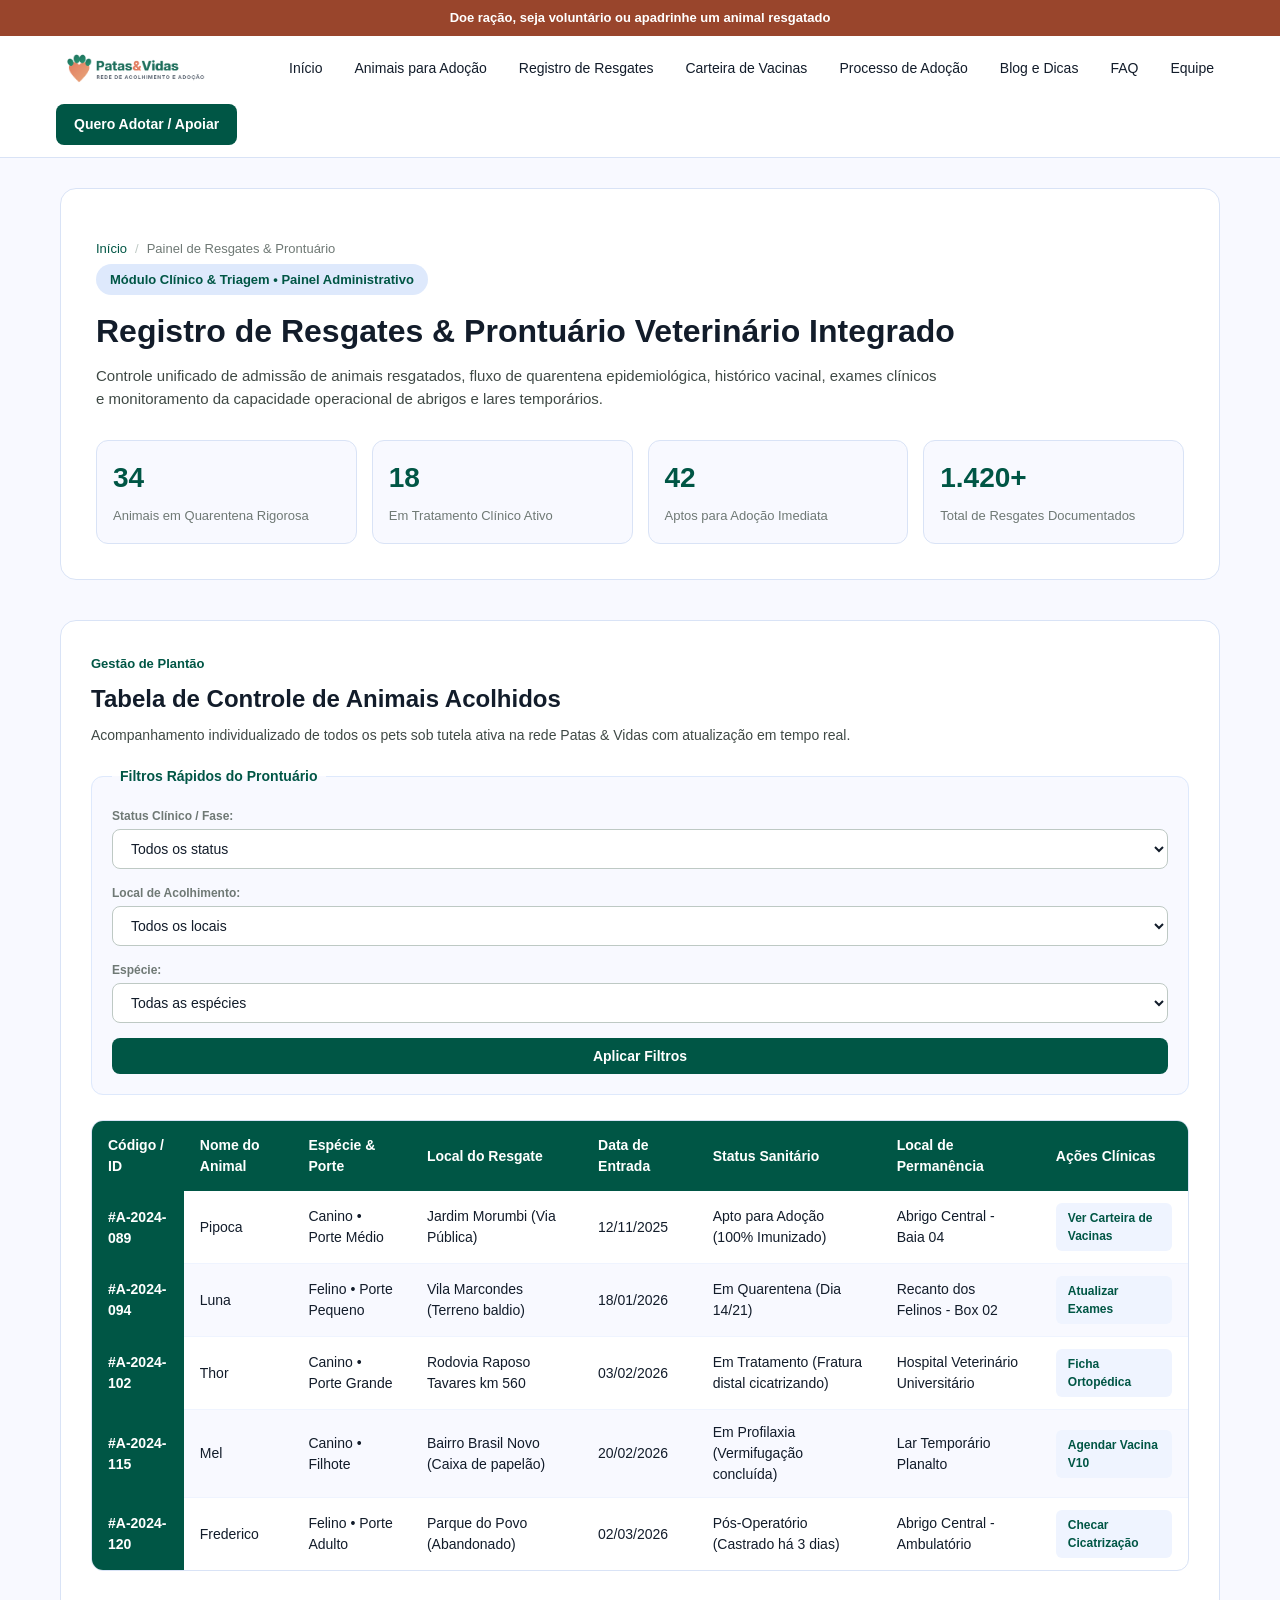
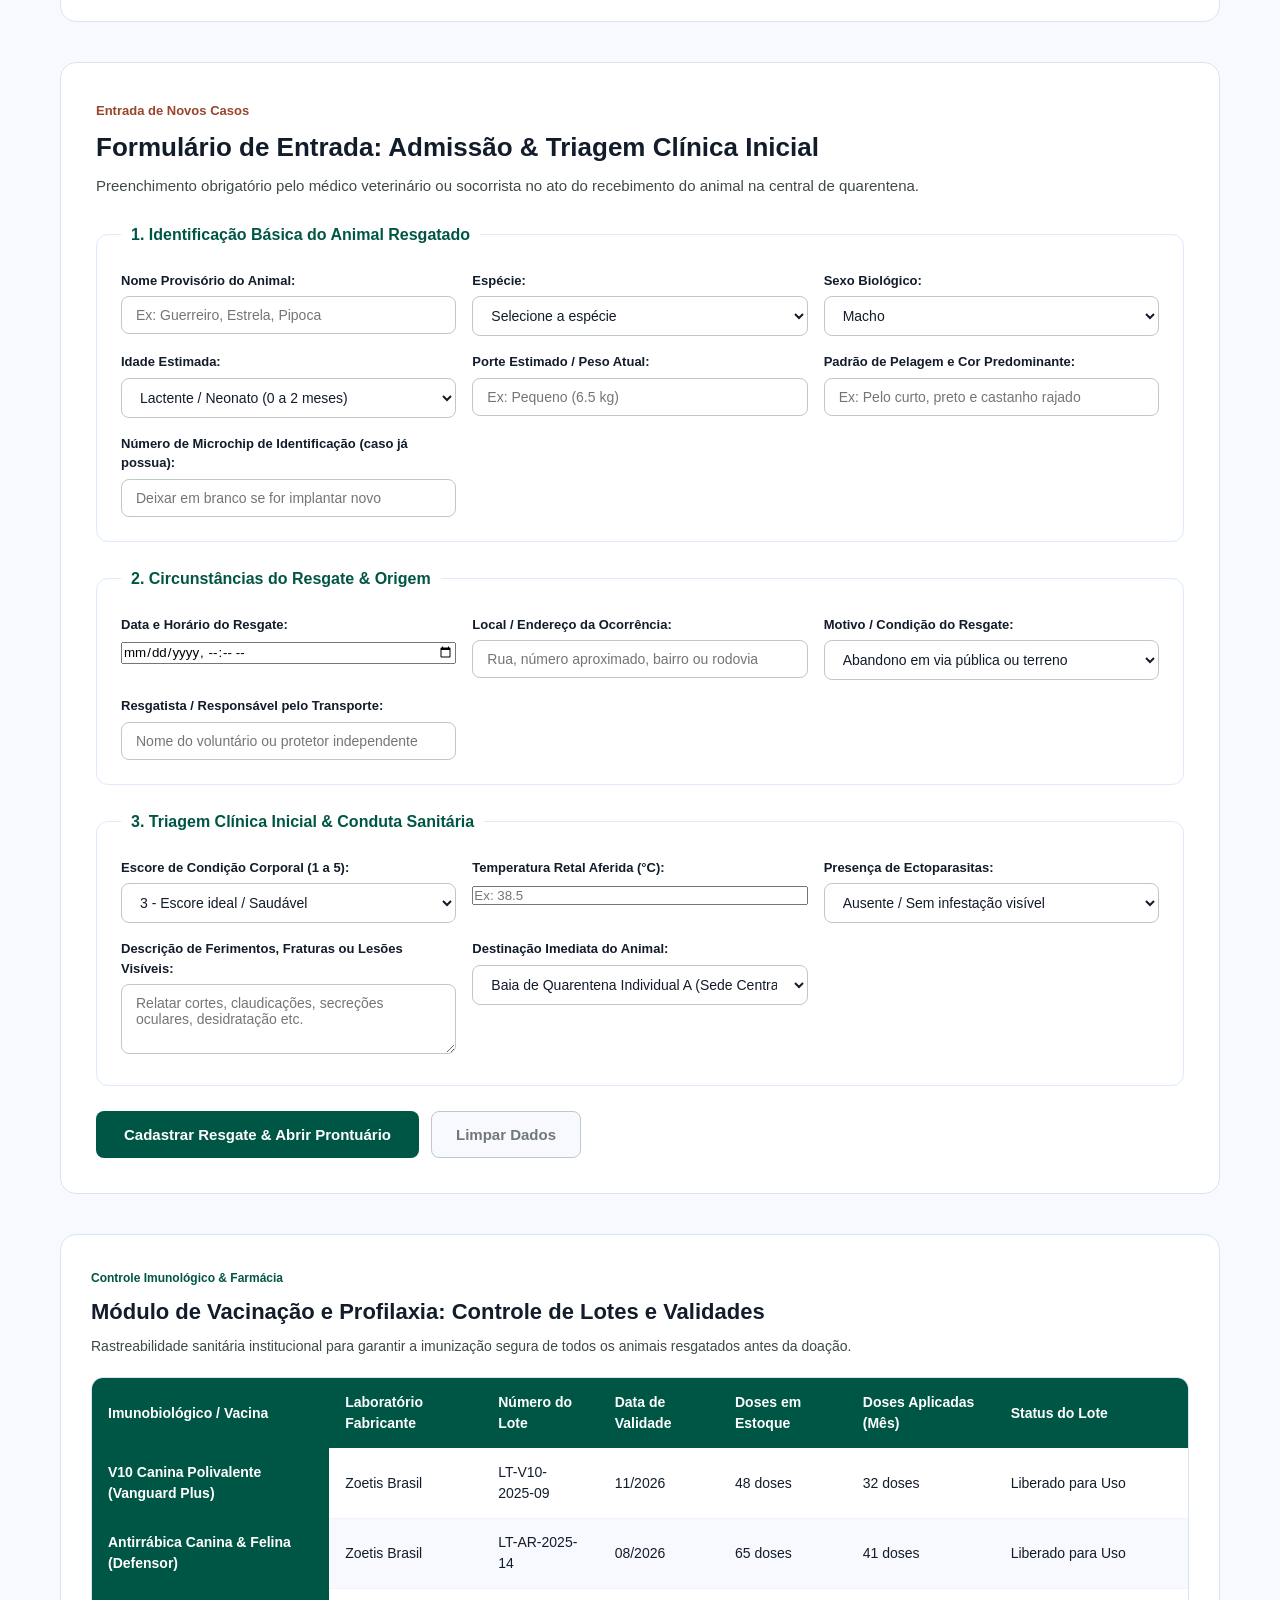
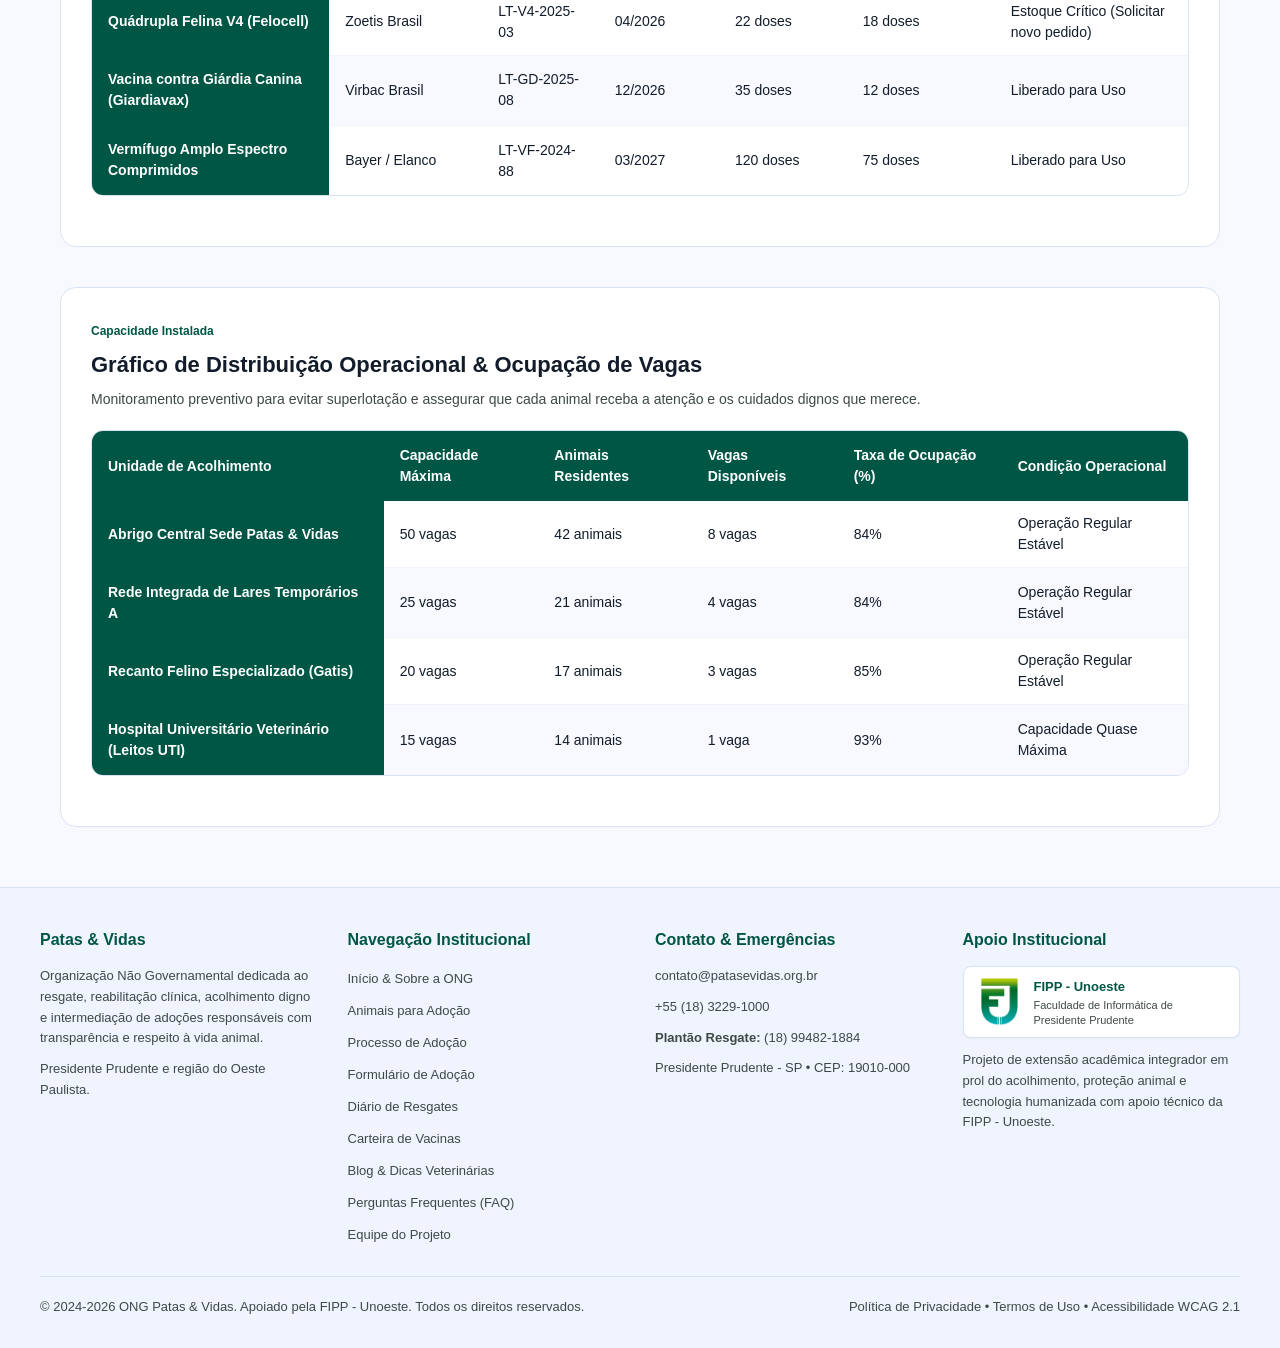
<file: pages/registro.html>
<!DOCTYPE html>
<html lang="pt-br">
<head>
    <meta charset="UTF-8">
    <meta name="viewport" content="width=device-width, initial-scale=1.0">
    <title>Patas & Vidas - Registro de Resgates & Prontuário Veterinário</title>
    <meta name="description" content="Painel de controle clínico, entrada de novos resgates, quarentena, controle de lotes vacinais e distribuição operacional.">
    <meta name="authors" content="Gabryel Gomes Cerqueira - Murilo Lemos Marques de Souza - Alexander Kenji Kurata Leirião - Pedro Henrique Andrade Santos">
    <link rel="icon" type="image/svg+xml" href="../ui/svg/favicon.svg">
    <link rel="stylesheet" href="../global.css">
    <link rel="stylesheet" href="../styles/registro.css">
</head>
<body>
    <header>
        <div>
            <p>Doe ração, seja voluntário ou apadrinhe um animal resgatado</p>
        </div>
        <nav>
            <a href="/principal.html">
                <img src="/ui/logo.png" alt="Patas & Vidas">
            </a>
            <ul>
                <li><a href="/principal.html">Início</a></li>
                <li><a href="/pages/adocao.html">Animais para Adoção</a></li>
                <li><a href="/pages/registro.html">Registro de Resgates</a></li>
                <li><a href="/pages/carteiravacina.html">Carteira de Vacinas</a></li>
                <li><a href="/pages/processoadocao.html">Processo de Adoção</a></li>
                <li><a href="/pages/blogdicas.html">Blog e Dicas</a></li>
                <li><a href="/pages/FAQ.html">FAQ</a></li>
                <li><a href="/pages/equipe.html">Equipe</a></li>
            </ul>
            <a href="/pages/queradotar.html">Quero Adotar / Apoiar</a>
        </nav>
    </header>

    <main>
        <section class="hero-registro">
            <nav aria-label="Migalhas de pão">
                <ol>
                    <li><a href="/principal.html">Início</a></li>
                    <li aria-current="page">Painel de Resgates &amp; Prontuário</li>
                </ol>
            </nav>
            <span>Módulo Clínico &amp; Triagem • Painel Administrativo</span>
            <h1>Registro de Resgates &amp; Prontuário Veterinário Integrado</h1>
            <p>Controle unificado de admissão de animais resgatados, fluxo de quarentena epidemiológica, histórico vacinal, exames clínicos e monitoramento da capacidade operacional de abrigos e lares temporários.</p>

            <div>
                <div>
                    <strong>34</strong>
                    <span>Animais em Quarentena Rigorosa</span>
                </div>
                <div>
                    <strong>18</strong>
                    <span>Em Tratamento Clínico Ativo</span>
                </div>
                <div>
                    <strong>42</strong>
                    <span>Aptos para Adoção Imediata</span>
                </div>
                <div>
                    <strong>1.420+</strong>
                    <span>Total de Resgates Documentados</span>
                </div>
            </div>
        </section>

        <section class="tabela-controle-animais">
            <span>Gestão de Plantão</span>
            <h2>Tabela de Controle de Animais Acolhidos</h2>
            <p>Acompanhamento individualizado de todos os pets sob tutela ativa na rede Patas &amp; Vidas com atualização em tempo real.</p>

            <form action="#" method="get">
                <fieldset>
                    <legend>Filtros Rápidos do Prontuário</legend>

                    <div>
                        <label for="filtro-status-clinico">Status Clínico / Fase:</label>
                        <select id="filtro-status-clinico" name="status">
                            <option value="">Todos os status</option>
                            <option value="quarentena">Em Quarentena</option>
                            <option value="tratamento">Em Tratamento Clínico</option>
                            <option value="pos-operatorio">Pós-Operatório (Castração)</option>
                            <option value="apto">Apto para Adoção</option>
                        </select>
                    </div>

                    <div>
                        <label for="filtro-local-abrigo">Local de Acolhimento:</label>
                        <select id="filtro-local-abrigo" name="local">
                            <option value="">Todos os locais</option>
                            <option value="sede-central">Abrigo Central (Sede)</option>
                            <option value="lar-temp-a">Lar Temporário Planalto</option>
                            <option value="recanto-felino">Recanto dos Felinos</option>
                            <option value="hospital-parceiro">Hospital Veterinário Parceiro</option>
                        </select>
                    </div>

                    <div>
                        <label for="filtro-especie-registro">Espécie:</label>
                        <select id="filtro-especie-registro" name="especie">
                            <option value="">Todas as espécies</option>
                            <option value="canino">Caninos</option>
                            <option value="felino">Felinos</option>
                        </select>
                    </div>

                    <button type="submit">Aplicar Filtros</button>
                </fieldset>
            </form>

            <div class="tabela-container">
                <table>
                    <caption>Lista de Animais em Triagem e Acompanhamento Veterinário</caption>
                    <thead>
                        <tr>
                            <th scope="col">Código / ID</th>
                            <th scope="col">Nome do Animal</th>
                            <th scope="col">Espécie &amp; Porte</th>
                            <th scope="col">Local do Resgate</th>
                            <th scope="col">Data de Entrada</th>
                            <th scope="col">Status Sanitário</th>
                            <th scope="col">Local de Permanência</th>
                            <th scope="col">Ações Clínicas</th>
                        </tr>
                    </thead>
                    <tbody>
                        <tr>
                            <th scope="row">#A-2024-089</th>
                            <td>Pipoca</td>
                            <td>Canino • Porte Médio</td>
                            <td>Jardim Morumbi (Via Pública)</td>
                            <td>12/11/2025</td>
                            <td>Apto para Adoção (100% Imunizado)</td>
                            <td>Abrigo Central - Baia 04</td>
                            <td><a href="/pages/carteiravacina.html">Ver Carteira de Vacinas</a></td>
                        </tr>
                        <tr>
                            <th scope="row">#A-2024-094</th>
                            <td>Luna</td>
                            <td>Felino • Porte Pequeno</td>
                            <td>Vila Marcondes (Terreno baldio)</td>
                            <td>18/01/2026</td>
                            <td>Em Quarentena (Dia 14/21)</td>
                            <td>Recanto dos Felinos - Box 02</td>
                            <td><a href="#">Atualizar Exames</a></td>
                        </tr>
                        <tr>
                            <th scope="row">#A-2024-102</th>
                            <td>Thor</td>
                            <td>Canino • Porte Grande</td>
                            <td>Rodovia Raposo Tavares km 560</td>
                            <td>03/02/2026</td>
                            <td>Em Tratamento (Fratura distal cicatrizando)</td>
                            <td>Hospital Veterinário Universitário</td>
                            <td><a href="#">Ficha Ortopédica</a></td>
                        </tr>
                        <tr>
                            <th scope="row">#A-2024-115</th>
                            <td>Mel</td>
                            <td>Canino • Filhote</td>
                            <td>Bairro Brasil Novo (Caixa de papelão)</td>
                            <td>20/02/2026</td>
                            <td>Em Profilaxia (Vermifugação concluída)</td>
                            <td>Lar Temporário Planalto</td>
                            <td><a href="/pages/carteiravacina.html">Agendar Vacina V10</a></td>
                        </tr>
                        <tr>
                            <th scope="row">#A-2024-120</th>
                            <td>Frederico</td>
                            <td>Felino • Porte Adulto</td>
                            <td>Parque do Povo (Abandonado)</td>
                            <td>02/03/2026</td>
                            <td>Pós-Operatório (Castrado há 3 dias)</td>
                            <td>Abrigo Central - Ambulatório</td>
                            <td><a href="#">Checar Cicatrização</a></td>
                        </tr>
                    </tbody>
                </table>
            </div>
        </section>

        <section class="formulario-admissao-resgate">
            <span>Entrada de Novos Casos</span>
            <h2>Formulário de Entrada: Admissão &amp; Triagem Clínica Inicial</h2>
            <p>Preenchimento obrigatório pelo médico veterinário ou socorrista no ato do recebimento do animal na central de quarentena.</p>

            <form action="#" method="post">
                <fieldset>
                    <legend>1. Identificação Básica do Animal Resgatado</legend>

                    <div>
                        <label for="resgate-nome-provisorio">Nome Provisório do Animal:</label>
                        <input type="text" id="resgate-nome-provisorio" name="nome_provisorio" placeholder="Ex: Guerreiro, Estrela, Pipoca" required>
                    </div>

                    <div>
                        <label for="resgate-especie">Espécie:</label>
                        <select id="resgate-especie" name="especie" required>
                            <option value="">Selecione a espécie</option>
                            <option value="canino">Canina (Cão)</option>
                            <option value="felino">Felina (Gato)</option>
                            <option value="outra">Outra espécie silvestre/exótica (notificar IBAMA)</option>
                        </select>
                    </div>

                    <div>
                        <label for="resgate-sexo">Sexo Biológico:</label>
                        <select id="resgate-sexo" name="sexo" required>
                            <option value="macho">Macho</option>
                            <option value="femea">Fêmea</option>
                            <option value="indeterminado">Indeterminado (Avaliação pendente)</option>
                        </select>
                    </div>

                    <div>
                        <label for="resgate-idade-estimada">Idade Estimada:</label>
                        <select id="resgate-idade-estimada" name="idade_estimada" required>
                            <option value="lactente">Lactente / Neonato (0 a 2 meses)</option>
                            <option value="filhote">Filhote (2 a 6 meses)</option>
                            <option value="jovem">Jovem (6 meses a 1 ano e meio)</option>
                            <option value="adulto">Adulto (2 a 7 anos)</option>
                            <option value="idoso">Idoso / Geriátrico (8 anos ou mais)</option>
                        </select>
                    </div>

                    <div>
                        <label for="resgate-porte">Porte Estimado / Peso Atual:</label>
                        <input type="text" id="resgate-porte" name="porte_peso" placeholder="Ex: Pequeno (6.5 kg)" required>
                    </div>

                    <div>
                        <label for="resgate-pelagem">Padrão de Pelagem e Cor Predominante:</label>
                        <input type="text" id="resgate-pelagem" name="pelagem" placeholder="Ex: Pelo curto, preto e castanho rajado" required>
                    </div>

                    <div>
                        <label for="resgate-microchip">Número de Microchip de Identificação (caso já possua):</label>
                        <input type="text" id="resgate-microchip" name="microchip" placeholder="Deixar em branco se for implantar novo">
                    </div>
                </fieldset>

                <fieldset>
                    <legend>2. Circunstâncias do Resgate &amp; Origem</legend>

                    <div>
                        <label for="resgate-data-hora">Data e Horário do Resgate:</label>
                        <input type="datetime-local" id="resgate-data-hora" name="data_hora_resgate" required>
                    </div>

                    <div>
                        <label for="resgate-endereco">Local / Endereço da Ocorrência:</label>
                        <input type="text" id="resgate-endereco" name="endereco_resgate" placeholder="Rua, número aproximado, bairro ou rodovia" required>
                    </div>

                    <div>
                        <label for="resgate-motivo">Motivo / Condição do Resgate:</label>
                        <select id="resgate-motivo" name="motivo_recolhimento" required>
                            <option value="abandono-rua">Abandono em via pública ou terreno</option>
                            <option value="atropelamento">Atropelamento com risco iminente de morte</option>
                            <option value="maus-tratos">Maus-tratos constatados (Denúncia policial)</option>
                            <option value="ninhada-desprotegida">Ninhada desprotegida sem a mãe</option>
                            <option value="tutor-falecido">Falecimento ou hospitalização do tutor original</option>
                        </select>
                    </div>

                    <div>
                        <label for="resgate-responsavel">Resgatista / Responsável pelo Transporte:</label>
                        <input type="text" id="resgate-responsavel" name="responsavel_transporte" placeholder="Nome do voluntário ou protetor independente" required>
                    </div>
                </fieldset>

                <fieldset>
                    <legend>3. Triagem Clínica Inicial &amp; Conduta Sanitária</legend>

                    <div>
                        <label for="clinica-escore-corporal">Escore de Condição Corporal (1 a 5):</label>
                        <select id="clinica-escore-corporal" name="escore_corporal" required>
                            <option value="1">1 - Caquético / Desnutrição Severa</option>
                            <option value="2">2 - Abaixo do peso ideal</option>
                            <option value="3" selected>3 - Escore ideal / Saudável</option>
                            <option value="4">4 - Sobrepeso</option>
                            <option value="5">5 - Obeso</option>
                        </select>
                    </div>

                    <div>
                        <label for="clinica-temperatura">Temperatura Retal Aferida (°C):</label>
                        <input type="number" id="clinica-temperatura" name="temperatura_retal" step="0.1" min="35.0" max="43.0" placeholder="Ex: 38.5" required>
                    </div>

                    <div>
                        <label for="clinica-parasitas">Presença de Ectoparasitas:</label>
                        <select id="clinica-parasitas" name="presenca_parasitas" required>
                            <option value="nenhum">Ausente / Sem infestação visível</option>
                            <option value="pulgas-moderado">Infestação leve de pulgas</option>
                            <option value="carrapatos-intenso">Infestação severa de carrapatos (risco erliquiose)</option>
                            <option value="miase">Presença de miíase (bicheira ativa)</option>
                            <option value="sarna">Lesões sugestivas de escabiose ou sarna demodécica</option>
                        </select>
                    </div>

                    <div>
                        <label for="clinica-ferimentos">Descrição de Ferimentos, Fraturas ou Lesões Visíveis:</label>
                        <textarea id="clinica-ferimentos" name="ferimentos_descricao" rows="3" placeholder="Relatar cortes, claudicações, secreções oculares, desidratação etc."></textarea>
                    </div>

                    <div>
                        <label for="clinica-destinacao">Destinação Imediata do Animal:</label>
                        <select id="clinica-destinacao" name="destinacao_imediata" required>
                            <option value="baia-quarentena-a">Baia de Quarentena Individual A (Sede Central)</option>
                            <option value="isolamento-infeccioso">Isolamento de Doenças Infecciosas / Suspeita Viral</option>
                            <option value="centro-cirurgico">Encaminhamento Cirúrgico de Emergência</option>
                            <option value="lar-temporario-quarentena">Lar Temporário Credenciado com Quarentena</option>
                        </select>
                    </div>
                </fieldset>

                <div>
                    <button type="submit">Cadastrar Resgate &amp; Abrir Prontuário</button>
                    <button type="reset">Limpar Dados</button>
                </div>
            </form>
        </section>

        <section class="modulo-vacinacao-lotes">
            <span>Controle Imunológico &amp; Farmácia</span>
            <h2>Módulo de Vacinação e Profilaxia: Controle de Lotes e Validades</h2>
            <p>Rastreabilidade sanitária institucional para garantir a imunização segura de todos os animais resgatados antes da doação.</p>

            <div class="tabela-container">
                <table>
                    <caption>Inventário de Vacinas e Imunobiológicos em Estoque</caption>
                    <thead>
                        <tr>
                            <th scope="col">Imunobiológico / Vacina</th>
                            <th scope="col">Laboratório Fabricante</th>
                            <th scope="col">Número do Lote</th>
                            <th scope="col">Data de Validade</th>
                            <th scope="col">Doses em Estoque</th>
                            <th scope="col">Doses Aplicadas (Mês)</th>
                            <th scope="col">Status do Lote</th>
                        </tr>
                    </thead>
                    <tbody>
                        <tr>
                            <th scope="row">V10 Canina Polivalente (Vanguard Plus)</th>
                            <td>Zoetis Brasil</td>
                            <td>LT-V10-2025-09</td>
                            <td>11/2026</td>
                            <td>48 doses</td>
                            <td>32 doses</td>
                            <td>Liberado para Uso</td>
                        </tr>
                        <tr>
                            <th scope="row">Antirrábica Canina &amp; Felina (Defensor)</th>
                            <td>Zoetis Brasil</td>
                            <td>LT-AR-2025-14</td>
                            <td>08/2026</td>
                            <td>65 doses</td>
                            <td>41 doses</td>
                            <td>Liberado para Uso</td>
                        </tr>
                        <tr>
                            <th scope="row">Quádrupla Felina V4 (Felocell)</th>
                            <td>Zoetis Brasil</td>
                            <td>LT-V4-2025-03</td>
                            <td>04/2026</td>
                            <td>22 doses</td>
                            <td>18 doses</td>
                            <td>Estoque Crítico (Solicitar novo pedido)</td>
                        </tr>
                        <tr>
                            <th scope="row">Vacina contra Giárdia Canina (Giardiavax)</th>
                            <td>Virbac Brasil</td>
                            <td>LT-GD-2025-08</td>
                            <td>12/2026</td>
                            <td>35 doses</td>
                            <td>12 doses</td>
                            <td>Liberado para Uso</td>
                        </tr>
                        <tr>
                            <th scope="row">Vermífugo Amplo Espectro Comprimidos</th>
                            <td>Bayer / Elanco</td>
                            <td>LT-VF-2024-88</td>
                            <td>03/2027</td>
                            <td>120 doses</td>
                            <td>75 doses</td>
                            <td>Liberado para Uso</td>
                        </tr>
                    </tbody>
                </table>
            </div>
        </section>

        <section class="distribuicao-operacional">
            <span>Capacidade Instalada</span>
            <h2>Gráfico de Distribuição Operacional &amp; Ocupação de Vagas</h2>
            <p>Monitoramento preventivo para evitar superlotação e assegurar que cada animal receba a atenção e os cuidados dignos que merece.</p>

            <div class="tabela-container">
                <table>
                    <caption>Taxa de Ocupação por Unidade de Acolhimento</caption>
                    <thead>
                        <tr>
                            <th scope="col">Unidade de Acolhimento</th>
                            <th scope="col">Capacidade Máxima</th>
                            <th scope="col">Animais Residentes</th>
                            <th scope="col">Vagas Disponíveis</th>
                            <th scope="col">Taxa de Ocupação (%)</th>
                            <th scope="col">Condição Operacional</th>
                        </tr>
                    </thead>
                    <tbody>
                        <tr>
                            <th scope="row">Abrigo Central Sede Patas &amp; Vidas</th>
                            <td>50 vagas</td>
                            <td>42 animais</td>
                            <td>8 vagas</td>
                            <td>84%</td>
                            <td>Operação Regular Estável</td>
                        </tr>
                        <tr>
                            <th scope="row">Rede Integrada de Lares Temporários A</th>
                            <td>25 vagas</td>
                            <td>21 animais</td>
                            <td>4 vagas</td>
                            <td>84%</td>
                            <td>Operação Regular Estável</td>
                        </tr>
                        <tr>
                            <th scope="row">Recanto Felino Especializado (Gatis)</th>
                            <td>20 vagas</td>
                            <td>17 animais</td>
                            <td>3 vagas</td>
                            <td>85%</td>
                            <td>Operação Regular Estável</td>
                        </tr>
                        <tr>
                            <th scope="row">Hospital Universitário Veterinário (Leitos UTI)</th>
                            <td>15 vagas</td>
                            <td>14 animais</td>
                            <td>1 vaga</td>
                            <td>93%</td>
                            <td>Capacidade Quase Máxima</td>
                        </tr>
                    </tbody>
                </table>
            </div>
        </section>
    </main>

    <footer>
        <div>
            <div>
                <h3>Patas &amp; Vidas</h3>
                <p>Organização Não Governamental dedicada ao resgate, reabilitação clínica, acolhimento digno e intermediação de adoções responsáveis com transparência e respeito à vida animal.</p>
                <p>Presidente Prudente e região do Oeste Paulista.</p>
            </div>

            <div>
                <h4>Navegação Institucional</h4>
                <ul>
                    <li><a href="/principal.html">Início &amp; Sobre a ONG</a></li>
                    <li><a href="/pages/adocao.html">Animais para Adoção</a></li>
                    <li><a href="/pages/processoadocao.html">Processo de Adoção</a></li>
                    <li><a href="/pages/queradotar.html">Formulário de Adoção</a></li>
                    <li><a href="/pages/registro.html">Diário de Resgates</a></li>
                    <li><a href="/pages/carteiravacina.html">Carteira de Vacinas</a></li>
                    <li><a href="/pages/blogdicas.html">Blog &amp; Dicas Veterinárias</a></li>
                    <li><a href="/pages/FAQ.html">Perguntas Frequentes (FAQ)</a></li>
                    <li><a href="/pages/equipe.html">Equipe do Projeto</a></li>
                </ul>
            </div>

            <div>
                <h4>Contato &amp; Emergências</h4>
                <address>
                    <p><a href="mailto:contato@patasevidas.org.br">contato@patasevidas.org.br</a></p>
                    <p><a href="tel:+551832291000">+55 (18) 3229-1000</a></p>
                    <p><strong>Plantão Resgate:</strong> (18) 99482-1884</p>
                    <p>Presidente Prudente - SP • CEP: 19010-000</p>
                </address>
            </div>

            <div>
                <h4>Apoio Institucional</h4>
                <div class="footer-apoio">
                    <img src="/ui/fipp.png" alt="Logo FIPP - Unoeste" class="logo-fipp-footer">
                    <div class="footer-apoio-texto">
                        <strong>FIPP - Unoeste</strong>
                        <span>Faculdade de Informática de Presidente Prudente</span>
                    </div>
                </div>
                <p>Projeto de extensão acadêmica integrador em prol do acolhimento, proteção animal e tecnologia humanizada com apoio técnico da FIPP - Unoeste.</p>
            </div>
        </div>

        <div>
            <p>&copy; 2024-2026 ONG Patas &amp; Vidas. Apoiado pela FIPP - Unoeste. Todos os direitos reservados.</p>
            <p>Política de Privacidade • Termos de Uso • Acessibilidade WCAG 2.1</p>
        </div>
    </footer>
</body>
</html>
</file>
<file: portifolios/Pedro/tarefa/estilo.css>
*{font-family: 'Franklin Gothic Medium', 'Arial Narrow', Arial, sans-serif; color: rgb(196, 191, 207);}

.centro{text-align: center; display: flex; justify-content: center;}

.introdução{font-size: 1.8rem; text-align: center; color: rgb(196, 191, 207);}

body{background-image: linear-gradient(to bottom, rgb(16, 4, 37), rgb(26, 3, 31)); font-size: 1.2rem;}

.borda-tabela{border: 1px white solid; border-spacing: 3px; width: 90%; margin: 0 auto;}
.borda-meio td,th{border: 1px white solid;}

.sobre{width: 30%; margin-left: 0;}

.centro{text-align: center;}
</file>
<file: portifolios/Alex/Portfolio AP II/Trabalho de AP II/style.css>
body {
    margin: 0;
    font-family: Arial, sans-serif;
    background-color: #080f1c;
    color: #dbe7f5;
}

header {
    background-color: #0C121E;
    padding: 20px;
    display: flex;
    justify-content: space-between;
    align-items: center;
    border-bottom: 2px solid #1E90FF;
}

header h1 {
    color: white;
}

nav a {
    color: white;
    text-decoration: none;
    transition: 0.3s;
}

nav a:hover {
    color: #1E90FF;
    text-shadow: 0 0 5px #1E90FF;
}

nav {
    display: flex;
    gap: 20px;
}

section {
    text-align: center;
    padding: 60px 30px;
    background-color: #101825;
    margin: 0;
}

section h2 {
    font-size: 32px;
    margin-bottom: 20px;
    color: white;
}


section p {
    font-size: 18px;
    color: #dbe7f5;
}

footer {
    background-color: #101825;
    color: white;
    text-align: right;
    padding: 40px;
}

.logo{
    width: 3%;
    height: auto;
    position: absolute;
    left: 17%;
    top: 5%;
}

.foto{
    width: 13%;
    height: 29%;
    border-radius: 50%;
    object-fit: cover;
    border: 4px solid #1E90FF;
    position: absolute;
    right: 5%;
    bottom: 50%;
}

#Escolaridade {
    background-color: #0C121E;
}

#Lazer {
    background-color: #101825;
}

#Objetivos {
    background-color: #0C121E;
}
</file>
<file: portifolios/Murilo Lemos/Murile/curriculo ap/style.css>
* {
    margin: 0;
    padding: 0;
    box-sizing: border-box;
}

body {
    font-family: Arial, Helvetica, sans-serif;
    background-color: #0f1115;
    color: #eee;
    padding: 50px 15px;
}

.container {
    max-width: 720px;
    margin: 0 auto;
    text-align: center;
}

.foto {
    width: 180px;
    height: 180px;
    border-radius: 50%;
    object-fit: cover;
    object-position: center 35%; /* sem isso cortava meu cabelo */
    border: 3px solid #3b82f6;
    margin-bottom: 20px;
}

h1 {
    font-size: 32px;
    margin-bottom: 8px;
}

.sub {
    color: #9aa3b2;
}

h2 {
    margin-top: 55px;
    margin-bottom: 20px;
    font-size: 21px;
}

.filmes {
    display: grid;
    grid-template-columns: 1fr 1fr 1fr;
    gap: 15px;
}

.filme img {
    width: 100%;
    aspect-ratio: 2/3;
    object-fit: cover;
    border-radius: 10px;
    transition: 0.2s;
}

.filme img:hover {
    transform: scale(1.05);
}

#clube {
    object-position: 70% center;
}

.filme p {
    margin-top: 8px;
    font-size: 15px;
}

.card {
    background-color: #1c1f26;
    border-radius: 12px;
    padding: 22px;
    margin-top: 18px;
    text-align: left;
}

.card h3 {
    color: #3b82f6;
    margin-bottom: 10px;
}

.card p {
    color: #ccc;
    line-height: 1.6;
}

.tags {
    display: flex;
    flex-wrap: wrap;
    gap: 8px;
}

.tags span {
    background-color: #262a33;
    padding: 8px 14px;
    border-radius: 20px;
    font-size: 14px;
}

footer {
    margin-top: 60px;
    padding-top: 20px;
    border-top: 1px solid #262a33;
    text-align: center;
    color: #9aa3b2;
    font-size: 14px;
}
</file>
<file: global.css>
* {
  margin: 0;
  padding: 0;
  box-sizing: border-box;
  font-family: 'Plus Jakarta Sans', 'Inter', Arial, sans-serif;
}

body {
  background-color: #f8f9ff;
  color: #121c2a;
  line-height: 1.5;
  width: 100%;
  overflow-x: hidden;
}

img {
  max-width: 100%;
  height: auto;
  display: block;
}

a {
  color: #005645;
  text-decoration: none;
}

a:hover {
  text-decoration: underline;
}

.container {
  width: 100%;
  max-width: 1200px;
  margin: 0 auto;
  padding: 0 16px;
}

.aviso-topo, .racaoinicio, body > header > div:first-child {
  background-color: #99452c;
  color: #ffffff;
  text-align: center;
  padding: 8px 16px;
  font-size: 13px;
  font-weight: 600;
  width: 100%;
}

body > header {
  background-color: #ffffff;
  border-bottom: 1px solid #d9e3f6;
  width: 100%;
  position: relative;
  z-index: 50;
}

body > header nav, body > header .menu, .navegacao {
  display: flex;
  align-items: center;
  justify-content: space-between;
  width: 100%;
  max-width: 1200px;
  margin: 0 auto;
  padding: 12px 16px;
  gap: 15px;
  flex-wrap: wrap;
}

body > header img, .logo {
  max-height: 42px;
  width: auto;
  object-fit: contain;
}

body > header ul, body > header ol, .menu-lista {
  display: flex;
  list-style: none;
  gap: 12px;
  align-items: center;
  flex-wrap: wrap;
}

body > header ul li a, body > header ol li a, .menu-item {
  color: #121c2a;
  font-size: 14px;
  font-weight: 500;
  padding: 6px 10px;
  border-radius: 6px;
  display: inline-block;
}

body > header ul li a:hover, body > header ol li a:hover {
  color: #005645;
  text-decoration: none;
  background-color: #eff4ff;
}

body > header nav > a:last-child, .botao-destaque {
  background-color: #005645;
  color: #ffffff;
  padding: 10px 18px;
  border-radius: 8px;
  font-weight: 600;
  font-size: 14px;
  text-decoration: none;
  display: inline-block;
  white-space: nowrap;
}

body > header nav > a:last-child:hover, .botao-destaque:hover {
  background-color: #1e6f5c;
  text-decoration: none;
}

article header, section header {
  position: static;
  background: transparent;
  border: none;
  padding: 0;
  margin: 0 0 10px 0;
  z-index: auto;
}

nav[aria-label="Migalhas de pão"], .migalhas {
  padding: 15px 0 5px 0;
  width: 100%;
}

nav[aria-label="Migalhas de pão"] ol, .migalhas ol {
  display: flex;
  flex-wrap: wrap;
  list-style: none;
  gap: 8px;
  font-size: 13px;
  color: #6f7975;
}

nav[aria-label="Migalhas de pão"] li+li::before, .migalhas li+li::before {
  content: "/";
  margin-right: 8px;
  color: #bec9c4;
}

.botao, button {
  background-color: #005645;
  color: #ffffff;
  border: none;
  padding: 10px 20px;
  border-radius: 8px;
  font-size: 14px;
  font-weight: 600;
  cursor: pointer;
  text-decoration: none;
  display: inline-flex;
  align-items: center;
  justify-content: center;
  gap: 8px;
  max-width: 100%;
}

.botao:hover, button:hover {
  background-color: #1e6f5c;
  text-decoration: none;
}

.botao-laranja {
  background-color: #99452c;
  color: #ffffff;
}

.botao-laranja:hover {
  background-color: #762b14;
}

.botao-claro {
  background-color: #ffffff;
  color: #005645;
  border: 1px solid #005645;
}

.botao-claro:hover {
  background-color: #eff4ff;
}

.tag, .selo {
  display: inline-block;
  padding: 4px 10px;
  border-radius: 9999px;
  font-size: 12px;
  font-weight: 600;
}

.tag-verde {
  background-color: #a5f2d9;
  color: #002019;
}

.tag-laranja {
  background-color: #ffdbd1;
  color: #3b0900;
}

.tag-azul {
  background-color: #e6eeff;
  color: #121c2a;
}

.tag-cinza {
  background-color: #dee9fc;
  color: #121c2a;
}

.card {
  background-color: #ffffff;
  border: 1px solid #d9e3f6;
  border-radius: 12px;
  padding: 20px;
  width: 100%;
  max-width: 100%;
}

.grade {
  display: grid;
  grid-template-columns: repeat(auto-fit, minmax(280px, 1fr));
  gap: 20px;
  width: 100%;
}

.campo {
  display: flex;
  flex-direction: column;
  gap: 6px;
  margin-bottom: 16px;
  width: 100%;
}

.campo label {
  font-size: 14px;
  font-weight: 600;
  color: #121c2a;
}

.campo input, .campo select, .campo textarea, input[type="text"], input[type="email"], input[type="tel"], input[type="search"], select, textarea {
  padding: 10px 14px;
  border: 1px solid #bec9c4;
  border-radius: 8px;
  font-size: 14px;
  background-color: #ffffff;
  color: #121c2a;
  outline: none;
  max-width: 100%;
  box-sizing: border-box;
}

input:focus, select:focus, textarea:focus {
  border-color: #005645;
  box-shadow: 0 0 0 2px rgba(0, 86, 69, 0.2);
}

.tabela-container {
  overflow-x: auto;
  -webkit-overflow-scrolling: touch;
  margin: 20px 0;
  border: 1px solid #d9e3f6;
  border-radius: 12px;
  background-color: #ffffff;
  width: 100%;
  max-width: 100%;
}

table {
  width: 100%;
  border-collapse: collapse;
  text-align: left;
  font-size: 14px;
  min-width: 600px;
}

th {
  background-color: #005645;
  color: #ffffff;
  padding: 14px 16px;
  font-weight: 600;
}

td {
  padding: 12px 16px;
  border-bottom: 1px solid #eff4ff;
}

tr:last-child td {
  border-bottom: none;
}

tr:nth-child(even) td {
  background-color: #f8f9ff;
}

footer {
  background-color: #eff4ff;
  border-top: 1px solid #d9e3f6;
  padding: 40px 16px 20px;
  margin-top: 60px;
  color: #121c2a;
  width: 100%;
}

footer > div:first-child {
  display: flex;
  justify-content: space-between;
  flex-wrap: wrap;
  gap: 30px;
  max-width: 1200px;
  margin: 0 auto;
}

footer > div > div {
  flex: 1 1 240px;
  min-width: 240px;
}

footer h3, footer h4 {
  color: #005645;
  margin-bottom: 14px;
  font-size: 16px;
}

footer p {
  font-size: 13px;
  color: #3f4945;
  line-height: 1.6;
  margin-bottom: 10px;
}

footer ul {
  list-style: none;
  display: flex;
  flex-direction: column;
  gap: 8px;
}

footer a {
  color: #3f4945;
  text-decoration: none;
  font-size: 13px;
}

footer a:hover {
  color: #005645;
  text-decoration: underline;
}

footer address {
  font-style: normal;
}

footer form {
  display: flex;
  flex-direction: column;
  gap: 8px;
}

footer form input[type="email"] {
  width: 100%;
}

footer > div:last-child {
  max-width: 1200px;
  margin: 30px auto 0;
  padding-top: 20px;
  border-top: 1px solid #d9e3f6;
  text-align: center;
  font-size: 12px;
  color: #6f7975;
  display: flex;
  justify-content: space-between;
  flex-wrap: wrap;
  gap: 10px;
}

.footer-apoio {
  display: flex;
  align-items: center;
  gap: 12px;
  background-color: #ffffff;
  padding: 10px 14px;
  border-radius: 8px;
  border: 1px solid #d9e3f6;
  margin-bottom: 12px;
  box-shadow: 0 1px 3px rgba(0, 0, 0, 0.04);
}

.logo-fipp-footer {
  width: 44px;
  height: auto;
  max-height: 48px;
  object-fit: contain;
  flex-shrink: 0;
}

.footer-apoio-texto {
  display: flex;
  flex-direction: column;
  gap: 2px;
}

.footer-apoio-texto strong {
  color: #005645;
  font-size: 13px;
}

.footer-apoio-texto span {
  font-size: 11px;
  color: #3f4945;
  line-height: 1.3;
}

/* ========================================================
   RESPONSIVIDADE GERAL (TABLETS E CELULARES)
   ======================================================== */

@media (max-width: 768px) {
  /* Cabeçalho e navegação mobile */
  body > header nav, 
  body > header .menu, 
  .navegacao {
    flex-direction: column;
    align-items: center;
    gap: 12px;
    padding: 14px 16px;
  }

  body > header ul, 
  body > header ol, 
  .menu-lista {
    justify-content: center;
    gap: 6px 8px;
    width: 100%;
  }

  body > header ul li a, 
  body > header ol li a, 
  .menu-item {
    font-size: 13px;
    padding: 6px 10px;
    text-align: center;
  }

  body > header nav > a:last-child, 
  .botao-destaque {
    width: 100%;
    text-align: center;
    margin-top: 4px;
  }

  /* Rodapé mobile */
  footer {
    padding: 30px 16px 20px;
    margin-top: 40px;
  }

  footer > div:first-child {
    flex-direction: column;
    gap: 25px;
  }

  footer > div > div {
    min-width: 100%;
  }

  footer > div:last-child {
    flex-direction: column;
    align-items: center;
    text-align: center;
    gap: 8px;
  }
}

@media (max-width: 480px) {
  /* Ajustes para telas pequenas (smartphones) */
  .aviso-topo, 
  .racaoinicio, 
  body > header > div:first-child {
    font-size: 11px;
    padding: 6px 10px;
    line-height: 1.3;
  }

  body > header ul, 
  body > header ol, 
  .menu-lista {
    gap: 4px;
  }

  body > header ul li a, 
  body > header ol li a, 
  .menu-item {
    font-size: 12px;
    padding: 5px 8px;
  }

  .container {
    padding: 0 12px;
  }

  .card {
    padding: 16px;
  }

  .grade {
    grid-template-columns: 1fr;
    gap: 16px;
  }

  .campo input, 
  .campo select, 
  .campo textarea {
    font-size: 14px;
    padding: 10px 12px;
  }

  .footer-apoio {
    flex-direction: column;
    text-align: center;
    align-items: center;
  }
}
</file>
<file: styles/principal.css>
@import "../global.css";

main {
  width: 100%;
}

.rede-soli {
  max-width: 1200px;
  margin: 40px auto;
  padding: 0 16px;
  display: flex;
  flex-wrap: wrap;
  gap: 40px;
  align-items: center;
}

.rede-soli-texto {
  flex: 1 1 450px;
}

.rede-soli-texto > p:first-child {
  display: inline-block;
  background-color: #dee9fc;
  color: #005645;
  padding: 6px 14px;
  border-radius: 9999px;
  font-size: 13px;
  font-weight: 600;
  margin-bottom: 16px;
}

.rede-soli-texto h1 {
  font-size: clamp(32px, 4vw, 46px);
  line-height: 1.15;
  color: #121c2a;
}

.rede-soli-texto h1 span {
  color: #99452c;
}

.rede-soli-texto > p:nth-of-type(2) {
  font-size: 16px;
  color: #3f4945;
  line-height: 1.6;
  margin: 18px 0 25px 0;
}

.botoes-hero {
  display: flex;
  flex-wrap: wrap;
  gap: 12px;
  margin-bottom: 25px;
}

.selos-hero {
  display: flex;
  flex-wrap: wrap;
  gap: 12px;
}

.selos-hero span {
  font-size: 13px;
  font-weight: 600;
  color: #005645;
  background-color: #e6eeff;
  padding: 6px 12px;
  border-radius: 6px;
}

.rede-soli-foto {
  flex: 1 1 380px;
  position: relative;
}

.rede-soli-foto img {
  width: 100%;
  border-radius: 20px;
  box-shadow: 0 10px 25px rgba(18, 28, 42, 0.1);
  object-fit: cover;
  max-height: 480px;
}

.card-flutuante {
  background-color: #ffffff;
  border: 1px solid #d9e3f6;
  border-radius: 12px;
  padding: 14px 18px;
  box-shadow: 0 6px 16px rgba(0,0,0,0.08);
  margin-top: 15px;
}

.card-flutuante h3 {
  font-size: 15px;
  color: #005645;
  margin-bottom: 4px;
}

.card-flutuante p {
  font-size: 13px;
  color: #3f4945;
  margin-bottom: 6px;
}

.impacto {
  background-color: #ffffff;
  padding: 60px 16px;
  text-align: center;
  border-top: 1px solid #dee9fc;
  border-bottom: 1px solid #dee9fc;
  margin-top: 40px;
  width: 100%;
}

.impacto > h3 {
  color: #005645;
  font-size: 13px;
  letter-spacing: 1px;
  margin-bottom: 8px;
}

.impacto > h1 {
  font-size: clamp(26px, 3.5vw, 34px);
  color: #121c2a;
  margin-bottom: 40px;
}

.grade-impacto {
  max-width: 1200px;
  margin: 0 auto;
  display: grid;
  grid-template-columns: repeat(auto-fit, minmax(220px, 1fr));
  gap: 20px;
}

.card-impacto {
  background-color: #f8f9ff;
  border: 1px solid #d9e3f6;
  border-radius: 16px;
  padding: 26px 20px;
  text-align: left;
}

.card-impacto h2 {
  font-size: 38px;
  color: #005645;
  margin-bottom: 8px;
}

.card-impacto-coral h2 {
  color: #99452c;
}

.card-impacto h3 {
  font-size: 17px;
  color: #121c2a;
  margin-bottom: 6px;
}

.card-impacto p {
  font-size: 13px;
  color: #3f4945;
  line-height: 1.5;
}

.animaiswait {
  max-width: 1200px;
  margin: 60px auto;
  padding: 0 16px;
  text-align: center;
}

.subtitulo-secao {
  color: #99452c;
  font-size: 13px;
  font-weight: 700;
  letter-spacing: 1px;
  display: block;
  margin-bottom: 8px;
}

.animaiswait h1 {
  font-size: clamp(26px, 3.5vw, 34px);
  color: #121c2a;
  margin-bottom: 10px;
}

.animaiswait > p {
  font-size: 15px;
  color: #3f4945;
  margin-bottom: 25px;
}

.botoes-filtro {
  display: flex;
  flex-wrap: wrap;
  justify-content: center;
  gap: 8px;
  margin-bottom: 35px;
}

.botoes-filtro button {
  background-color: #dee9fc;
  color: #121c2a;
  padding: 8px 20px;
  border-radius: 9999px;
  font-size: 14px;
  font-weight: 600;
}

.botoes-filtro button.filtro-ativo,
.botoes-filtro button:hover {
  background-color: #005645;
  color: #ffffff;
}

.grade-animais {
  display: grid;
  grid-template-columns: repeat(auto-fit, minmax(260px, 1fr));
  gap: 25px;
  text-align: left;
  margin-bottom: 35px;
}

.card-animal {
  background-color: #ffffff;
  border: 1px solid #d9e3f6;
  border-radius: 16px;
  overflow: hidden;
  padding: 16px;
  display: flex;
  flex-direction: column;
  box-shadow: 0 4px 12px rgba(18, 28, 42, 0.04);
}

.card-animal img {
  width: 100%;
  height: 180px;
  object-fit: cover;
  border-radius: 12px;
  margin-bottom: 12px;
  background-color: #dee9fc;
}

.card-animal .tag-info {
  display: inline-block;
  background-color: #eff4ff;
  color: #005645;
  font-size: 11px;
  font-weight: 600;
  padding: 4px 8px;
  border-radius: 4px;
  width: fit-content;
  margin-bottom: 6px;
}

.card-animal h3 {
  font-size: 20px;
  color: #121c2a;
}

.card-animal .subinfo {
  font-size: 13px;
  color: #6f7975;
  margin-bottom: 8px;
}

.card-animal .descricao {
  font-size: 13px;
  color: #3f4945;
  line-height: 1.4;
  margin-bottom: 14px;
}

.card-animal .tags-animal {
  display: flex;
  flex-wrap: wrap;
  gap: 6px;
  margin-top: auto;
  margin-bottom: 16px;
}

.card-animal .botao {
  width: 100%;
  text-align: center;
}

.link-mais-animais {
  display: inline-block;
  font-size: 15px;
  font-weight: 600;
  color: #005645;
  margin-top: 10px;
}

.como-funciona {
  max-width: 1200px;
  margin: 60px auto;
  padding: 0 16px;
  text-align: center;
}

.como-funciona h2 {
  font-size: clamp(24px, 3.5vw, 32px);
  color: #121c2a;
  margin-bottom: 8px;
}

.como-funciona > p {
  font-size: 15px;
  color: #3f4945;
  margin-bottom: 35px;
  max-width: 700px;
  margin-left: auto;
  margin-right: auto;
}

.grade-passos {
  display: grid;
  grid-template-columns: repeat(auto-fit, minmax(240px, 1fr));
  gap: 20px;
  text-align: left;
  margin-bottom: 40px;
}

.card-passo {
  background-color: #ffffff;
  border: 1px solid #d9e3f6;
  border-radius: 14px;
  padding: 24px;
}

.numero-passo {
  width: 38px;
  height: 38px;
  border-radius: 50%;
  background-color: #005645;
  color: #ffffff;
  display: flex;
  align-items: center;
  justify-content: center;
  font-size: 18px;
  font-weight: bold;
  margin-bottom: 14px;
}

.card-passo:nth-child(even) .numero-passo {
  background-color: #99452c;
}

.card-passo h3 {
  font-size: 17px;
  color: #121c2a;
  margin-bottom: 8px;
}

.card-passo p {
  font-size: 13px;
  color: #3f4945;
  line-height: 1.5;
}

.banner-emergencia {
  background-color: #eff4ff;
  border: 1px solid #dee9fc;
  border-radius: 16px;
  padding: 24px;
  display: flex;
  flex-wrap: wrap;
  align-items: center;
  justify-content: space-between;
  gap: 20px;
  text-align: left;
}

.banner-emergencia h3 {
  font-size: 17px;
  color: #121c2a;
  margin-bottom: 4px;
}

.banner-emergencia p {
  font-size: 14px;
  color: #3f4945;
}

.depoimentos {
  background-color: #ffffff;
  border-top: 1px solid #dee9fc;
  border-bottom: 1px solid #dee9fc;
  padding: 60px 16px;
  text-align: center;
}

.depoimentos h2 {
  font-size: clamp(24px, 3.5vw, 32px);
  color: #121c2a;
  margin-bottom: 8px;
}

.depoimentos > p {
  font-size: 15px;
  color: #3f4945;
  margin-bottom: 35px;
}

.grade-depoimentos {
  max-width: 1200px;
  margin: 0 auto;
  display: grid;
  grid-template-columns: repeat(auto-fit, minmax(280px, 1fr));
  gap: 24px;
  text-align: left;
}

.card-depoimento {
  background-color: #f8f9ff;
  border: 1px solid #d9e3f6;
  border-radius: 14px;
  padding: 24px;
  display: flex;
  flex-direction: column;
}

.estrelas {
  color: #99452c;
  font-size: 18px;
  margin-bottom: 10px;
}

.texto-depoimento {
  font-size: 14px;
  color: #3f4945;
  line-height: 1.6;
  font-style: italic;
  margin-bottom: 18px;
  flex-grow: 1;
}

.card-depoimento h4 {
  font-size: 15px;
  color: #121c2a;
  margin-bottom: 2px;
}

.card-depoimento span {
  font-size: 12px;
  color: #6f7975;
}

.chamada-apoio {
  background-color: #005645;
  color: #ffffff;
  padding: clamp(35px, 5vw, 60px) 16px;
  text-align: center;
}

.tag-apoio {
  display: inline-block;
  color: #a5f2d9;
  font-size: 13px;
  font-weight: 700;
  letter-spacing: 1px;
  margin-bottom: 10px;
}

.chamada-apoio h2 {
  font-size: clamp(24px, 3.5vw, 34px);
  margin-bottom: 12px;
  max-width: 800px;
  margin-left: auto;
  margin-right: auto;
}

.chamada-apoio p {
  font-size: 15px;
  color: #eaf1ff;
  max-width: 650px;
  margin: 0 auto 30px auto;
  line-height: 1.6;
}

.botoes-chamada {
  display: flex;
  flex-wrap: wrap;
  justify-content: center;
  gap: 15px;
}

/* ========================================================
   RESPONSIVIDADE (HOME / PRINCIPAL)
   ======================================================== */

@media (max-width: 768px) {
  .rede-soli {
    flex-direction: column;
    margin: 25px auto;
    gap: 25px;
  }

  .rede-soli-texto,
  .rede-soli-foto {
    flex: 1 1 100%;
    width: 100%;
  }

  .rede-soli-foto img {
    max-height: 300px;
  }

  .botoes-hero {
    flex-direction: column;
    width: 100%;
  }

  .botoes-hero a {
    width: 100%;
    text-align: center;
  }

  .banner-emergencia {
    flex-direction: column;
    text-align: center;
    gap: 16px;
  }

  .banner-emergencia a {
    width: 100%;
    text-align: center;
  }

  .botoes-chamada {
    flex-direction: column;
    width: 100%;
  }

  .botoes-chamada a {
    width: 100%;
    text-align: center;
  }
}

@media (max-width: 480px) {
  .grade-impacto,
  .grade-animais,
  .grade-passos,
  .grade-depoimentos {
    grid-template-columns: 1fr;
  }

  .rede-soli-texto h1 {
    font-size: 26px;
  }

  .impacto {
    padding: 35px 16px;
    margin-top: 25px;
  }

  .impacto > h1 {
    margin-bottom: 25px;
  }

  .animaiswait,
  .como-funciona,
  .depoimentos {
    margin: 35px auto;
  }

  .botoes-filtro {
    gap: 6px;
    margin-bottom: 25px;
  }

  .botoes-filtro button {
    padding: 6px 14px;
    font-size: 13px;
  }

  .card-impacto,
  .card-passo,
  .card-depoimento {
    padding: 18px 16px;
  }
}
</file>
<file: styles/adocao.css>
@import "../global.css";

main {
  width: 100%;
  max-width: 1200px;
  margin: 30px auto;
  padding: 0 16px;
}

main > section:first-of-type {
  display: flex;
  flex-wrap: wrap;
  gap: 30px;
  margin-bottom: 40px;
  background-color: #ffffff;
  padding: clamp(20px, 4vw, 35px);
  border-radius: 16px;
  border: 1px solid #d9e3f6;
  width: 100%;
}

main > section:first-of-type > span {
  width: 100%;
  display: inline-block;
  background-color: #dee9fc;
  color: #005645;
  padding: 6px 14px;
  border-radius: 9999px;
  font-size: 13px;
  font-weight: 600;
  width: fit-content;
}

main > section:first-of-type h1 {
  font-size: clamp(24px, 3.5vw, 32px);
  color: #121c2a;
  line-height: 1.2;
  width: 100%;
}

main > section:first-of-type p {
  color: #3f4945;
  font-size: 15px;
  margin-top: 10px;
  width: 100%;
}

main > section:first-of-type > div:first-of-type {
  display: flex;
  flex-wrap: wrap;
  gap: 15px;
  width: 100%;
}

main > section:first-of-type > div:first-of-type > div {
  background-color: #f8f9ff;
  border: 1px solid #d9e3f6;
  border-radius: 12px;
  padding: 15px 20px;
  display: flex;
  flex-direction: column;
  flex: 1 1 200px;
}

main > section:first-of-type > div:first-of-type strong {
  font-size: 28px;
  color: #005645;
}

main > section:first-of-type > div:first-of-type span {
  font-size: 13px;
  color: #3f4945;
  font-weight: 500;
}

main > section:first-of-type > div:last-of-type {
  width: 100%;
  background-color: #eff4ff;
  border-radius: 12px;
  padding: 24px;
  border: 1px solid #dee9fc;
}

main > section:first-of-type > div:last-of-type h2 {
  font-size: 18px;
  margin-bottom: 15px;
  color: #121c2a;
}

main > section:first-of-type fieldset {
  border: none;
  display: grid;
  grid-template-columns: repeat(auto-fit, minmax(180px, 1fr));
  gap: 15px;
  margin-bottom: 15px;
}

main > section:first-of-type legend {
  display: none;
}

main > section:first-of-type label {
  font-size: 12px;
  font-weight: 600;
  color: #6f7975;
  margin-bottom: 4px;
  display: block;
}

main > section:first-of-type select {
  width: 100%;
}

main > section:first-of-type > div:last-of-type > form > div:last-child {
  display: flex;
  flex-wrap: wrap;
  gap: 8px;
  margin-top: 15px;
}

main > section:first-of-type > div:last-of-type > form > div:last-child button {
  background-color: #ffffff;
  color: #121c2a;
  border: 1px solid #bec9c4;
  font-size: 12px;
  font-weight: 500;
  padding: 6px 12px;
  border-radius: 9999px;
}

main > section:first-of-type > div:last-of-type > form > div:last-child button:hover {
  background-color: #005645;
  color: #ffffff;
  border-color: #005645;
}

main > section:nth-of-type(2) {
  margin: 50px 0;
  width: 100%;
}

main > section:nth-of-type(2) > div:first-child h2 {
  font-size: clamp(22px, 3.5vw, 26px);
  color: #121c2a;
}

main > section:nth-of-type(2) > div:first-child p {
  color: #3f4945;
  margin-top: 4px;
  margin-bottom: 25px;
}

main > section:nth-of-type(2) > div:last-child {
  display: grid;
  grid-template-columns: repeat(auto-fit, minmax(280px, 1fr));
  gap: 25px;
  width: 100%;
}

main > section:nth-of-type(2) article {
  background-color: #ffffff;
  border: 1px solid #d9e3f6;
  border-radius: 16px;
  overflow: hidden;
  display: flex;
  flex-direction: column;
  box-shadow: 0 4px 12px rgba(18, 28, 42, 0.04);
  width: 100%;
}

main > section:nth-of-type(2) article img {
  width: 100%;
  height: 200px;
  object-fit: cover;
  background-color: #dee9fc;
}

main > section:nth-of-type(2) article > span {
  display: inline-block;
  font-size: 11px;
  font-weight: 600;
  padding: 4px 8px;
  border-radius: 4px;
  margin: 12px 16px 0 16px;
  width: fit-content;
}

main > section:nth-of-type(2) article > span:first-of-type {
  background-color: #dee9fc;
  color: #121c2a;
}

main > section:nth-of-type(2) article > span:nth-of-type(2) {
  background-color: #a5f2d9;
  color: #002019;
}

main > section:nth-of-type(2) article h3 {
  font-size: 20px;
  color: #121c2a;
  padding: 4px 16px 0 16px;
}

main > section:nth-of-type(2) article p {
  padding: 0 16px;
  font-size: 14px;
  color: #3f4945;
  margin-top: 6px;
}

main > section:nth-of-type(2) article ul {
  list-style: none;
  display: flex;
  flex-wrap: wrap;
  gap: 6px;
  padding: 12px 16px;
  margin-top: auto;
}

main > section:nth-of-type(2) article ul li {
  font-size: 11px;
  background-color: #eff4ff;
  color: #005645;
  padding: 3px 8px;
  border-radius: 9999px;
  font-weight: 600;
}

main > section:nth-of-type(2) article a {
  background-color: #eff4ff;
  color: #005645;
  text-align: center;
  padding: 12px;
  font-weight: 600;
  font-size: 14px;
  border-top: 1px solid #d9e3f6;
  text-decoration: none;
}

main > section:nth-of-type(2) article a:hover {
  background-color: #005645;
  color: #ffffff;
}

#ficha-tecnica {
  background-color: #ffffff;
  border: 1px solid #d9e3f6;
  border-radius: 16px;
  padding: clamp(20px, 4vw, 35px);
  margin: 50px 0;
  display: flex;
  flex-wrap: wrap;
  gap: 30px;
  width: 100%;
}

#ficha-tecnica > span:first-of-type {
  width: 100%;
  font-size: 13px;
  color: #6f7975;
}

#ficha-tecnica > h2 {
  font-size: clamp(22px, 3.5vw, 28px);
  color: #121c2a;
  flex: 1 1 300px;
}

#ficha-tecnica > a {
  background-color: #005645;
  color: #ffffff;
  padding: 10px 20px;
  border-radius: 8px;
  font-weight: 600;
  font-size: 14px;
  height: fit-content;
  align-self: flex-start;
}

#ficha-tecnica > a:hover {
  background-color: #1e6f5c;
  text-decoration: none;
}

#ficha-tecnica > div:first-of-type {
  display: flex;
  flex-direction: column;
  gap: 15px;
  flex: 1 1 320px;
}

#ficha-tecnica > div:first-of-type img:first-child {
  border-radius: 12px;
  width: 100%;
  max-height: 350px;
  object-fit: cover;
  background-color: #dee9fc;
}

#ficha-tecnica dl {
  background-color: #f8f9ff;
  border: 1px solid #d9e3f6;
  border-radius: 12px;
  padding: 16px;
}

#ficha-tecnica dt {
  font-size: 12px;
  color: #6f7975;
  font-weight: 600;
  margin-top: 10px;
}

#ficha-tecnica dt:first-child {
  margin-top: 0;
}

#ficha-tecnica dd {
  font-size: 14px;
  color: #121c2a;
  font-weight: 500;
}

#ficha-tecnica > div:last-of-type {
  flex: 1 1 380px;
}

#ficha-tecnica > div:last-of-type h3 {
  font-size: 20px;
  color: #121c2a;
  margin-bottom: 10px;
}

#ficha-tecnica > div:last-of-type p {
  color: #3f4945;
  font-size: 14px;
  line-height: 1.6;
  margin-bottom: 12px;
}

#ficha-tecnica > div:last-of-type section {
  background-color: #eff4ff;
  border: 1px solid #dee9fc;
  border-radius: 12px;
  padding: 20px;
  margin: 20px 0;
}

#ficha-tecnica > div:last-of-type section h4 {
  font-size: 16px;
  color: #005645;
  margin-bottom: 12px;
}

#ficha-tecnica > div:last-of-type ul,
#ficha-tecnica > div:last-of-type ol {
  list-style: none;
  display: grid;
  grid-template-columns: repeat(auto-fit, minmax(200px, 1fr));
  gap: 12px;
}

#ficha-tecnica > div:last-of-type li {
  font-size: 13px;
  color: #3f4945;
  line-height: 1.4;
  background-color: #ffffff;
  padding: 10px;
  border-radius: 8px;
  border: 1px solid #d9e3f6;
}

#manifestacao-interesse {
  background-color: #ffffff;
  border: 1px solid #d9e3f6;
  border-radius: 16px;
  padding: clamp(20px, 4vw, 35px);
  margin: 50px auto;
  max-width: 900px;
  width: 100%;
}

#manifestacao-interesse > span {
  font-size: 13px;
  color: #99452c;
  font-weight: 600;
}

#manifestacao-interesse > h2 {
  font-size: clamp(22px, 3.5vw, 28px);
  color: #121c2a;
  margin-top: 6px;
}

#manifestacao-interesse > p {
  color: #3f4945;
  font-size: 14px;
  margin-top: 8px;
  margin-bottom: 25px;
}

#manifestacao-interesse fieldset {
  border: 1px solid #dee9fc;
  border-radius: 12px;
  padding: 20px;
  margin-bottom: 25px;
}

#manifestacao-interesse legend {
  font-size: 16px;
  font-weight: 700;
  color: #005645;
  padding: 0 10px;
}

#manifestacao-interesse fieldset:first-of-type {
  background-color: #f8f9ff;
  border-color: #d9e3f6;
}

#manifestacao-interesse fieldset > div {
  margin-bottom: 15px;
}

#manifestacao-interesse fieldset > div label {
  display: block;
  font-size: 13px;
  font-weight: 600;
  color: #121c2a;
  margin-bottom: 6px;
}

#manifestacao-interesse input[type="text"],
#manifestacao-interesse input[type="tel"],
#manifestacao-interesse input[type="email"],
#manifestacao-interesse select,
#manifestacao-interesse textarea {
  width: 100%;
}

#manifestacao-interesse button[type="submit"] {
  width: 100%;
  padding: 14px;
  font-size: 16px;
  background-color: #005645;
  color: #ffffff;
  border-radius: 8px;
  margin-top: 15px;
}

#manifestacao-interesse button[type="submit"]:hover {
  background-color: #1e6f5c;
}

/* ========================================================
   RESPONSIVIDADE (ADOÇÃO / VITRINE E FICHA)
   ======================================================== */

@media (max-width: 768px) {
  main > section:first-of-type {
    padding: 20px 16px;
    margin-bottom: 25px;
    gap: 20px;
  }

  main > section:first-of-type fieldset {
    grid-template-columns: 1fr;
  }

  #ficha-tecnica {
    flex-direction: column;
    padding: 20px 16px;
    margin: 30px 0;
    gap: 20px;
  }

  #ficha-tecnica > h2 {
    width: 100%;
    flex: none;
  }

  #ficha-tecnica > a {
    width: 100%;
    text-align: center;
    align-self: stretch;
  }

  #ficha-tecnica > div:first-of-type,
  #ficha-tecnica > div:last-of-type {
    width: 100%;
    flex: 1 1 100%;
  }

  #ficha-tecnica > div:last-of-type ul,
  #ficha-tecnica > div:last-of-type ol {
    grid-template-columns: 1fr;
  }

  #manifestacao-interesse {
    padding: 20px 16px;
    margin: 30px auto;
  }
}

@media (max-width: 480px) {
  main > section:first-of-type > div:first-of-type > div {
    flex: 1 1 100%;
  }

  main > section:nth-of-type(2) > div:last-child {
    grid-template-columns: 1fr;
  }

  main > section:first-of-type > div:last-of-type > form > div:last-child {
    gap: 6px;
  }

  main > section:first-of-type > div:last-of-type > form > div:last-child button {
    font-size: 11px;
    padding: 5px 10px;
  }
}
</file>
<file: styles/blogdicas.css>
@import "../global.css";

main {
  width: 100%;
  max-width: 1200px;
  margin: 30px auto;
  padding: 0 16px;
}

.hero-blog {
  background-color: #ffffff;
  border: 1px solid #d9e3f6;
  border-radius: 16px;
  padding: clamp(20px, 4vw, 35px);
  margin-bottom: 40px;
  width: 100%;
}

.hero-blog > span {
  display: inline-block;
  background-color: #dee9fc;
  color: #005645;
  padding: 6px 14px;
  border-radius: 9999px;
  font-size: 13px;
  font-weight: 600;
  margin-bottom: 12px;
}

.hero-blog h1 {
  font-size: clamp(26px, 4vw, 36px);
  color: #121c2a;
  margin-bottom: 10px;
}

.hero-blog > p {
  color: #3f4945;
  font-size: 16px;
  max-width: 800px;
  margin-bottom: 25px;
}

.hero-blog form {
  display: flex;
  flex-wrap: wrap;
  gap: 10px;
  max-width: 650px;
  margin-bottom: 25px;
  width: 100%;
}

.hero-blog form label {
  display: none;
}

.hero-blog form input[type="search"] {
  flex: 1 1 250px;
  padding: 12px 16px;
  font-size: 15px;
}

.hero-blog form button {
  padding: 12px 24px;
  font-size: 15px;
}

.hero-blog nav ul {
  display: flex;
  flex-wrap: wrap;
  gap: 10px;
  list-style: none;
}

.hero-blog nav a {
  display: inline-block;
  background-color: #f8f9ff;
  border: 1px solid #d9e3f6;
  color: #121c2a;
  padding: 8px 16px;
  border-radius: 9999px;
  font-size: 13px;
  font-weight: 600;
}

.hero-blog nav li:first-child a,
.hero-blog nav a:hover {
  background-color: #005645;
  color: #ffffff;
  border-color: #005645;
  text-decoration: none;
}

.artigo-destaque {
  margin-bottom: 50px;
  width: 100%;
}

.artigo-destaque > span {
  display: inline-block;
  color: #99452c;
  font-size: 13px;
  font-weight: 700;
  letter-spacing: 1px;
  margin-bottom: 10px;
}

.artigo-destaque article {
  background-color: #ffffff;
  border: 2px solid #dee9fc;
  border-radius: 16px;
  padding: clamp(20px, 4vw, 35px);
  box-shadow: 0 4px 16px rgba(18, 28, 42, 0.05);
  width: 100%;
}

.artigo-destaque header {
  position: static;
  background: transparent;
  border: none;
  padding: 0;
  margin-bottom: 15px;
}

.artigo-destaque header span {
  background-color: #ffdbd1;
  color: #3b0900;
  padding: 4px 10px;
  border-radius: 6px;
  font-size: 12px;
  font-weight: 600;
  display: inline-block;
}

.artigo-destaque header h2 {
  font-size: clamp(22px, 3.5vw, 28px);
  color: #121c2a;
  margin: 12px 0 6px 0;
}

.artigo-destaque header p {
  font-size: 13px;
  color: #6f7975;
  margin-bottom: 18px;
}

.artigo-destaque > article > p {
  font-size: 15px;
  color: #3f4945;
  line-height: 1.6;
  margin-bottom: 20px;
}

.artigo-destaque ul {
  list-style: none;
  display: grid;
  grid-template-columns: repeat(auto-fit, minmax(240px, 1fr));
  gap: 12px;
  margin-bottom: 25px;
  width: 100%;
}

.artigo-destaque ul li {
  background-color: #eff4ff;
  border-left: 4px solid #005645;
  padding: 12px 16px;
  border-radius: 0 8px 8px 0;
  font-size: 14px;
  color: #121c2a;
}

.artigo-destaque a {
  display: inline-block;
  background-color: #005645;
  color: #ffffff;
  padding: 12px 24px;
  border-radius: 8px;
  font-weight: 600;
  font-size: 14px;
}

.artigo-destaque a:hover {
  background-color: #1e6f5c;
  text-decoration: none;
}

.lista-artigos {
  margin-bottom: 50px;
  width: 100%;
}

.lista-artigos > span {
  color: #005645;
  font-size: 13px;
  font-weight: 700;
  letter-spacing: 1px;
}

.lista-artigos > h2 {
  font-size: clamp(22px, 3.5vw, 28px);
  color: #121c2a;
  margin: 6px 0 25px 0;
}

.lista-artigos > div {
  display: grid;
  grid-template-columns: repeat(auto-fit, minmax(280px, 1fr));
  gap: 25px;
  width: 100%;
}

.lista-artigos article {
  background-color: #ffffff;
  border: 1px solid #d9e3f6;
  border-radius: 14px;
  padding: 24px;
  display: flex;
  flex-direction: column;
  transition: transform 0.2s, box-shadow 0.2s;
  width: 100%;
}

.lista-artigos article:hover {
  transform: translateY(-3px);
  box-shadow: 0 8px 20px rgba(0, 86, 69, 0.08);
}

.lista-artigos article header {
  position: static;
  background: transparent;
  border: none;
  padding: 0;
  margin-bottom: 12px;
}

.lista-artigos header span {
  display: inline-block;
  background-color: #dee9fc;
  color: #005645;
  font-size: 11px;
  font-weight: 600;
  padding: 4px 8px;
  border-radius: 4px;
}

.lista-artigos header h3 {
  font-size: 18px;
  color: #121c2a;
  margin: 10px 0 4px 0;
  line-height: 1.3;
}

.lista-artigos header time {
  font-size: 12px;
  color: #6f7975;
  display: block;
  margin-top: 4px;
}

.lista-artigos article > p:first-of-type {
  font-size: 14px;
  color: #3f4945;
  line-height: 1.5;
  margin-bottom: 15px;
}

.lista-artigos article > p:last-of-type {
  font-size: 12px;
  color: #6f7975;
  margin-top: auto;
  margin-bottom: 12px;
}

.lista-artigos article a {
  display: inline-block;
  color: #005645;
  font-weight: 600;
  font-size: 14px;
  padding-top: 10px;
  border-top: 1px solid #eff4ff;
}

.protocolos-quarentena {
  background-color: #ffffff;
  border: 1px solid #d9e3f6;
  border-radius: 16px;
  padding: clamp(20px, 4vw, 35px);
  margin-bottom: 50px;
  width: 100%;
}

.protocolos-quarentena > span {
  color: #005645;
  font-size: 13px;
  font-weight: 700;
}

.protocolos-quarentena > h2 {
  font-size: clamp(20px, 3.5vw, 26px);
  color: #121c2a;
  margin: 6px 0 8px 0;
}

.protocolos-quarentena > p {
  color: #3f4945;
  font-size: 15px;
  margin-bottom: 25px;
}

.protocolos-quarentena ol {
  list-style: none;
  display: grid;
  grid-template-columns: repeat(auto-fit, minmax(240px, 1fr));
  gap: 20px;
  width: 100%;
}

.protocolos-quarentena li {
  background-color: #f8f9ff;
  border: 1px solid #dee9fc;
  border-radius: 12px;
  padding: 20px;
}

.protocolos-quarentena li h3 {
  font-size: 16px;
  color: #005645;
  margin-bottom: 8px;
}

.protocolos-quarentena li p {
  font-size: 13px;
  color: #3f4945;
  line-height: 1.5;
}

.downloads-materiais {
  margin-bottom: 50px;
  width: 100%;
}

.downloads-materiais > span {
  color: #99452c;
  font-size: 13px;
  font-weight: 700;
}

.downloads-materiais > h2 {
  font-size: clamp(20px, 3.5vw, 26px);
  color: #121c2a;
  margin: 6px 0 8px 0;
}

.downloads-materiais > p {
  color: #3f4945;
  font-size: 15px;
  margin-bottom: 25px;
}

.downloads-materiais > div {
  display: grid;
  grid-template-columns: repeat(auto-fit, minmax(240px, 1fr));
  gap: 20px;
  width: 100%;
}

.downloads-materiais article {
  background-color: #ffffff;
  border: 1px solid #d9e3f6;
  border-radius: 12px;
  padding: 22px;
  display: flex;
  flex-direction: column;
}

.downloads-materiais article h3 {
  font-size: 16px;
  color: #121c2a;
  margin-bottom: 8px;
}

.downloads-materiais article p:first-of-type {
  font-size: 13px;
  color: #3f4945;
  line-height: 1.5;
  margin-bottom: 12px;
}

.downloads-materiais article p:last-of-type {
  font-size: 12px;
  color: #6f7975;
  margin-top: auto;
  margin-bottom: 15px;
}

.downloads-materiais article a {
  background-color: #e6eeff;
  color: #005645;
  text-align: center;
  padding: 10px;
  border-radius: 8px;
  font-size: 13px;
  font-weight: 600;
}

.downloads-materiais article a:hover {
  background-color: #005645;
  color: #ffffff;
  text-decoration: none;
}

.newsletter-blog {
  background-color: #005645;
  color: #ffffff;
  border-radius: 16px;
  padding: clamp(20px, 4vw, 40px);
  margin-bottom: 40px;
  width: 100%;
}

.newsletter-blog span {
  color: #a5f2d9;
  font-size: 13px;
  font-weight: 700;
}

.newsletter-blog h2 {
  font-size: clamp(22px, 3.5vw, 28px);
  margin: 6px 0 10px 0;
}

.newsletter-blog > p {
  color: #eaf1ff;
  font-size: 15px;
  margin-bottom: 25px;
  max-width: 600px;
}

.newsletter-blog form {
  display: flex;
  flex-direction: column;
  gap: 15px;
  max-width: 500px;
  width: 100%;
}

.newsletter-blog form label {
  color: #ffffff;
  font-size: 13px;
  font-weight: 600;
}

.newsletter-blog form input[type="text"],
.newsletter-blog form input[type="email"] {
  width: 100%;
  padding: 12px 14px;
}

.newsletter-blog form div:nth-child(3) {
  display: flex;
  align-items: center;
  gap: 10px;
}

.newsletter-blog form div:nth-child(3) label {
  font-size: 12px;
  font-weight: normal;
}

.newsletter-blog form button {
  background-color: #99452c;
  color: #ffffff;
  padding: 14px;
  font-size: 15px;
  border-radius: 8px;
}

.newsletter-blog form button:hover {
  background-color: #762b14;
}

/* ========================================================
   RESPONSIVIDADE (BLOG E DICAS)
   ======================================================== */

@media (max-width: 768px) {
  .hero-blog,
  .artigo-destaque article,
  .protocolos-quarentena,
  .newsletter-blog {
    padding: 20px 16px;
    margin-bottom: 25px;
  }

  .hero-blog form {
    flex-direction: column;
  }

  .hero-blog form button {
    width: 100%;
  }

  .artigo-destaque ul {
    grid-template-columns: 1fr;
  }

  .artigo-destaque a {
    width: 100%;
    text-align: center;
  }

  .newsletter-blog form {
    max-width: 100%;
  }

  .newsletter-blog form button {
    width: 100%;
  }
}

@media (max-width: 480px) {
  main {
    padding: 0 12px;
  }

  .lista-artigos > div,
  .protocolos-quarentena ol,
  .downloads-materiais > div {
    grid-template-columns: 1fr;
  }

  .hero-blog nav ul {
    gap: 6px;
  }

  .hero-blog nav a {
    font-size: 12px;
    padding: 6px 12px;
  }
}
</file>
<file: styles/carteiravacina.css>
@import "../global.css";

main {
  width: 100%;
  max-width: 1200px;
  margin: 30px auto;
  padding: 0 16px;
}

main > section:first-of-type {
  background-color: #ffffff;
  border: 1px solid #d9e3f6;
  border-radius: 16px;
  padding: clamp(20px, 4vw, 35px);
  margin-bottom: 40px;
  width: 100%;
}

main > section:first-of-type > span {
  display: inline-block;
  background-color: #dee9fc;
  color: #005645;
  padding: 6px 14px;
  border-radius: 9999px;
  font-size: 13px;
  font-weight: 600;
  margin: 10px 0;
}

main > section:first-of-type h1 {
  font-size: clamp(24px, 3.5vw, 32px);
  color: #121c2a;
  margin-bottom: 8px;
}

main > section:first-of-type > p {
  color: #3f4945;
  font-size: 15px;
  margin-bottom: 25px;
  max-width: 850px;
}

main > section:first-of-type > div:first-of-type {
  display: flex;
  justify-content: space-between;
  align-items: center;
  flex-wrap: wrap;
  gap: 10px;
  margin-bottom: 15px;
}

main > section:first-of-type > div:first-of-type > span {
  font-size: 12px;
  color: #005645;
  font-weight: 600;
  background-color: #a5f2d9;
  padding: 4px 10px;
  border-radius: 6px;
}

main > section:first-of-type > div:nth-of-type(2) {
  display: flex;
  flex-wrap: wrap;
  gap: 12px;
  margin-bottom: 30px;
}

main > section:first-of-type > div:nth-of-type(2) button:first-child {
  background-color: #005645;
}

main > section:first-of-type > div:nth-of-type(2) button:last-child {
  background-color: #99452c;
}

main > section:first-of-type > div:nth-of-type(3) {
  background-color: #f8f9ff;
  border: 1px solid #dee9fc;
  border-radius: 12px;
  padding: 20px;
  margin-bottom: 30px;
}

main > section:first-of-type > div:nth-of-type(3) fieldset {
  border: none;
  display: grid;
  grid-template-columns: repeat(auto-fit, minmax(180px, 1fr));
  gap: 15px;
  align-items: flex-end;
}

main > section:first-of-type > div:nth-of-type(3) legend {
  display: none;
}

main > section:first-of-type > div:nth-of-type(3) label {
  font-size: 12px;
  font-weight: 600;
  color: #6f7975;
  margin-bottom: 4px;
  display: block;
}

main > section:first-of-type > div:nth-of-type(3) input,
main > section:first-of-type > div:nth-of-type(3) select {
  width: 100%;
}

main > section:first-of-type > div:nth-of-type(4) {
  display: flex;
  flex-wrap: wrap;
  gap: 30px;
  background-color: #ffffff;
  border: 1px solid #d9e3f6;
  border-radius: 14px;
  padding: 25px;
  width: 100%;
}

main > section:first-of-type > div:nth-of-type(4) > div:first-child {
  display: flex;
  flex-direction: column;
  gap: 8px;
  flex: 1 1 260px;
}

main > section:first-of-type > div:nth-of-type(4) img {
  width: 100%;
  height: 220px;
  object-fit: cover;
  border-radius: 10px;
  background-color: #dee9fc;
}

main > section:first-of-type > div:nth-of-type(4) > div:first-child span {
  font-size: 11px;
  color: #6f7975;
  font-weight: 600;
  text-align: center;
}

main > section:first-of-type > div:nth-of-type(4) > div:last-child {
  flex: 1 1 320px;
}

main > section:first-of-type > div:nth-of-type(4) > div:last-child h2 {
  font-size: clamp(22px, 3.5vw, 26px);
  color: #121c2a;
}

main > section:first-of-type > div:nth-of-type(4) > div:last-child > span:first-of-type {
  display: inline-block;
  background-color: #a5f2d9;
  color: #002019;
  font-size: 12px;
  font-weight: 600;
  padding: 3px 8px;
  border-radius: 4px;
  margin: 4px 0 10px 0;
}

main > section:first-of-type > div:nth-of-type(4) dl {
  display: grid;
  grid-template-columns: repeat(auto-fit, minmax(140px, 1fr));
  gap: 10px;
  background-color: #f8f9ff;
  padding: 15px;
  border-radius: 8px;
  border: 1px solid #eff4ff;
  margin: 15px 0;
}

main > section:first-of-type > div:nth-of-type(4) dt {
  font-size: 12px;
  color: #6f7975;
  font-weight: 600;
}

main > section:first-of-type > div:nth-of-type(4) dd {
  font-size: 13px;
  color: #121c2a;
  font-weight: 500;
}

main > section:nth-of-type(2),
main > section:nth-of-type(3) {
  background-color: #ffffff;
  border: 1px solid #d9e3f6;
  border-radius: 16px;
  padding: clamp(20px, 4vw, 30px);
  margin-bottom: 40px;
  width: 100%;
}

main > section:nth-of-type(2) span:first-child,
main > section:nth-of-type(3) span:first-child {
  font-size: 12px;
  color: #005645;
  font-weight: 700;
  letter-spacing: 1px;
}

main > section:nth-of-type(2) h2,
main > section:nth-of-type(3) h2 {
  font-size: clamp(20px, 3.5vw, 24px);
  color: #121c2a;
  margin: 6px 0 8px 0;
}

main > section:nth-of-type(2) p,
main > section:nth-of-type(3) p {
  font-size: 14px;
  color: #3f4945;
  margin-bottom: 15px;
}

main > section:nth-of-type(2) ul {
  display: flex;
  flex-wrap: wrap;
  gap: 15px;
  list-style: none;
  font-size: 12px;
  font-weight: 600;
  margin-bottom: 20px;
}

main > section:nth-of-type(2) ul li:nth-child(1) {
  color: #005645;
}

main > section:nth-of-type(2) ul li:nth-child(2) {
  color: #99452c;
}

main > section:nth-of-type(2) ul li:nth-child(3) {
  color: #6f7975;
}

caption {
  display: none;
}

table span {
  display: inline-block;
  padding: 4px 8px;
  border-radius: 4px;
  font-size: 12px;
  font-weight: 600;
}

td span {
  background-color: #a5f2d9;
  color: #002019;
}

main > section:nth-of-type(4) {
  background-color: #ffffff;
  border: 1px solid #d9e3f6;
  border-radius: 16px;
  padding: clamp(20px, 4vw, 30px);
  margin-bottom: 40px;
  width: 100%;
}

main > section:nth-of-type(4) > div:first-child span {
  font-size: 12px;
  color: #99452c;
  font-weight: 700;
}

main > section:nth-of-type(4) > div:first-child h2 {
  font-size: clamp(20px, 3.5vw, 24px);
  color: #121c2a;
  margin: 6px 0 8px 0;
}

main > section:nth-of-type(4) > div:first-child p {
  color: #3f4945;
  font-size: 14px;
  margin-bottom: 25px;
}

main > section:nth-of-type(4) > div:last-child {
  display: grid;
  grid-template-columns: repeat(auto-fit, minmax(280px, 1fr));
  gap: 25px;
  width: 100%;
}

main > section:nth-of-type(4) > div:last-child > div {
  background-color: #f8f9ff;
  border: 1px solid #dee9fc;
  border-radius: 12px;
  padding: 20px;
}

main > section:nth-of-type(4) h3 {
  font-size: 18px;
  color: #005645;
  margin-bottom: 15px;
}

main > section:nth-of-type(4) ul,
main > section:nth-of-type(4) ol {
  list-style: none;
  display: flex;
  flex-direction: column;
  gap: 15px;
}

main > section:nth-of-type(4) li {
  background-color: #ffffff;
  border: 1px solid #d9e3f6;
  border-radius: 8px;
  padding: 14px;
}

main > section:nth-of-type(4) h4 {
  font-size: 14px;
  color: #121c2a;
  margin-bottom: 4px;
}

main > section:nth-of-type(4) li p {
  font-size: 13px;
  color: #3f4945;
  line-height: 1.5;
}

main > section:nth-of-type(5) {
  background-color: #e6eeff;
  border: 1px solid #dee9fc;
  border-radius: 16px;
  padding: clamp(20px, 4vw, 30px);
  display: flex;
  justify-content: space-between;
  align-items: center;
  flex-wrap: wrap;
  gap: 20px;
  margin-bottom: 40px;
  width: 100%;
}

main > section:nth-of-type(5) h3 {
  font-size: 20px;
  color: #005645;
  margin-bottom: 6px;
}

main > section:nth-of-type(5) p {
  font-size: 13px;
  color: #3f4945;
  max-width: 700px;
  line-height: 1.5;
}

main > section:nth-of-type(5) a {
  background-color: #ffffff;
  color: #005645;
  border: 1px solid #005645;
  padding: 10px 20px;
  border-radius: 8px;
  font-weight: 600;
  font-size: 14px;
  display: inline-block;
  margin-left: 10px;
}

main > section:nth-of-type(5) a:hover {
  background-color: #eff4ff;
  text-decoration: none;
}

/* ========================================================
   RESPONSIVIDADE (CARTEIRA DE VACINAÇÃO DIGITAL)
   ======================================================== */

@media (max-width: 768px) {
  main > section:first-of-type,
  main > section:nth-of-type(2),
  main > section:nth-of-type(3),
  main > section:nth-of-type(4),
  main > section:nth-of-type(5) {
    padding: 20px 16px;
    margin-bottom: 25px;
  }

  main > section:first-of-type > div:nth-of-type(3) fieldset {
    grid-template-columns: 1fr;
  }

  main > section:first-of-type > div:nth-of-type(4) {
    flex-direction: column;
    padding: 16px;
  }

  main > section:first-of-type > div:nth-of-type(4) > div:first-child,
  main > section:first-of-type > div:nth-of-type(4) > div:last-child {
    width: 100%;
    flex: 1 1 100%;
  }

  main > section:first-of-type > div:nth-of-type(4) dl {
    grid-template-columns: 1fr;
  }

  main > section:nth-of-type(4) > div:last-child {
    grid-template-columns: 1fr;
  }

  main > section:nth-of-type(5) {
    flex-direction: column;
    align-items: flex-start;
    text-align: left;
  }

  main > section:nth-of-type(5) a {
    margin-left: 0;
    width: 100%;
    text-align: center;
    margin-top: 10px;
  }
}

@media (max-width: 480px) {
  main {
    padding: 0 12px;
  }

  main > section:first-of-type > div:nth-of-type(2) {
    flex-direction: column;
    width: 100%;
  }

  main > section:first-of-type > div:nth-of-type(2) button {
    width: 100%;
  }
}
</file>
<file: styles/equipe.css>
@import "../global.css";

main {
  max-width: 1200px;
  margin: 30px auto;
  padding: 0 20px;
}

.hero-equipe {
  background-color: #ffffff;
  border: 1px solid #d9e3f6;
  border-radius: 16px;
  padding: 35px;
  margin-bottom: 40px;
}

.hero-equipe > span {
  display: inline-block;
  background-color: #dee9fc;
  color: #005645;
  padding: 6px 14px;
  border-radius: 9999px;
  font-size: 13px;
  font-weight: 600;
  margin-bottom: 12px;
}

.hero-equipe h1 {
  font-size: 34px;
  color: #121c2a;
  margin-bottom: 12px;
}

.hero-equipe > p {
  font-size: 15px;
  color: #3f4945;
  max-width: 850px;
  margin-bottom: 30px;
}

.hero-equipe > div {
  display: grid;
  grid-template-columns: repeat(auto-fit, minmax(200px, 1fr));
  gap: 15px;
}

.hero-equipe > div > div {
  background-color: #f8f9ff;
  border: 1px solid #d9e3f6;
  border-radius: 12px;
  padding: 16px;
}

.hero-equipe > div strong {
  display: block;
  font-size: 26px;
  color: #005645;
  margin-bottom: 4px;
}

.hero-equipe > div span {
  font-size: 13px;
  color: #6f7975;
  font-weight: 500;
}

.perfis-integrantes {
  margin-bottom: 50px;
}

.perfis-integrantes > span {
  color: #99452c;
  font-size: 13px;
  font-weight: 700;
  letter-spacing: 1px;
}

.perfis-integrantes > h2 {
  font-size: 28px;
  color: #121c2a;
  margin: 6px 0 25px 0;
}

.perfis-integrantes > div {
  display: grid;
  grid-template-columns: repeat(auto-fill, minmax(270px, 1fr));
  gap: 25px;
}

.perfis-integrantes article {
  background-color: #ffffff;
  border: 1px solid #d9e3f6;
  border-radius: 16px;
  padding: 24px;
  display: flex;
  flex-direction: column;
  box-shadow: 0 4px 12px rgba(18, 28, 42, 0.04);
}

.perfis-integrantes figure {
  margin-bottom: 15px;
}

.perfis-integrantes figure img {
  width: 70px;
  height: 70px;
  border-radius: 50%;
  object-fit: contain;
  background-color: #eff4ff;
  border: 2px solid #005645;
  padding: 6px;
}

.perfis-integrantes figcaption {
  display: none;
}

.perfis-integrantes article h3 {
  font-size: 18px;
  color: #121c2a;
  margin-bottom: 4px;
}

.perfis-integrantes article header p {
  font-size: 13px;
  color: #005645;
  font-weight: 600;
  margin-bottom: 12px;
}

.perfis-integrantes article > p {
  font-size: 13px;
  color: #3f4945;
  line-height: 1.5;
  margin-bottom: 15px;
}

.perfis-integrantes dl {
  background-color: #f8f9ff;
  border: 1px solid #eff4ff;
  border-radius: 8px;
  padding: 12px;
  margin-bottom: 15px;
}

.perfis-integrantes dt {
  font-size: 11px;
  font-weight: 700;
  color: #6f7975;
  margin-top: 6px;
}

.perfis-integrantes dt:first-child {
  margin-top: 0;
}

.perfis-integrantes dd {
  font-size: 12px;
  color: #121c2a;
}

.perfis-integrantes article > div {
  margin-top: auto;
  display: flex;
  flex-direction: column;
  gap: 8px;
}

.perfis-integrantes article > div a:first-child {
  background-color: #005645;
  color: #ffffff;
  text-align: center;
  padding: 10px;
  border-radius: 8px;
  font-weight: 600;
  font-size: 13px;
}

.perfis-integrantes article > div a:first-child:hover {
  background-color: #1e6f5c;
  text-decoration: none;
}

.perfis-integrantes article > div a:last-child {
  background-color: #f8f9ff;
  color: #121c2a;
  border: 1px solid #bec9c4;
  text-align: center;
  padding: 8px;
  border-radius: 8px;
  font-size: 12px;
  font-weight: 600;
}

.perfis-integrantes article > div a:last-child:hover {
  background-color: #dee9fc;
  text-decoration: none;
}

.matriz-atribuicoes {
  background-color: #ffffff;
  border: 1px solid #d9e3f6;
  border-radius: 16px;
  padding: 30px;
  margin-bottom: 50px;
}

.matriz-atribuicoes > span {
  color: #005645;
  font-size: 13px;
  font-weight: 700;
}

.matriz-atribuicoes > h2 {
  font-size: 26px;
  color: #121c2a;
  margin: 6px 0 8px 0;
}

.matriz-atribuicoes > p {
  color: #3f4945;
  font-size: 15px;
  margin-bottom: 20px;
}

.matriz-atribuicoes caption {
  display: none;
}

.matriz-atribuicoes table {
  margin-top: 15px;
}

.matriz-atribuicoes td:last-child {
  font-weight: 600;
  color: #005645;
}

.padroes-acessibilidade {
  margin-bottom: 40px;
}

.padroes-acessibilidade > span {
  color: #99452c;
  font-size: 13px;
  font-weight: 700;
}

.padroes-acessibilidade > h2 {
  font-size: 26px;
  color: #121c2a;
  margin: 6px 0 8px 0;
}

.padroes-acessibilidade > p {
  color: #3f4945;
  font-size: 15px;
  margin-bottom: 25px;
}

.padroes-acessibilidade > div {
  display: grid;
  grid-template-columns: repeat(auto-fit, minmax(240px, 1fr));
  gap: 20px;
}

.padroes-acessibilidade article {
  background-color: #ffffff;
  border: 1px solid #d9e3f6;
  border-radius: 12px;
  padding: 20px;
}

.padroes-acessibilidade article h3 {
  font-size: 16px;
  color: #005645;
  margin-bottom: 8px;
}

.padroes-acessibilidade article p {
  font-size: 13px;
  color: #3f4945;
  line-height: 1.5;
}

/* ========================================================
   RESPONSIVIDADE (EQUIPE E MATRIZ DE ATRIBUIÇÕES)
   ======================================================== */

@media (max-width: 768px) {
  main {
    padding: 0 16px;
  }

  .hero-equipe,
  .matriz-atribuicoes {
    padding: 20px 16px;
    margin-bottom: 25px;
  }
}

@media (max-width: 480px) {
  main {
    padding: 0 12px;
  }

  .hero-equipe > div,
  .perfis-integrantes > div,
  .padroes-acessibilidade > div {
    grid-template-columns: 1fr;
  }

  .hero-equipe h1 {
    font-size: 24px;
  }

  .perfis-integrantes > h2,
  .matriz-atribuicoes > h2,
  .padroes-acessibilidade > h2 {
    font-size: 22px;
  }
}
</file>
<file: styles/FAQ.css>
@import "../global.css";

main {
  width: 100%;
  max-width: 1200px;
  margin: 30px auto;
  padding: 0 16px;
}

.hero-faq {
  background-color: #ffffff;
  border: 1px solid #d9e3f6;
  border-radius: 16px;
  padding: clamp(20px, 4vw, 35px);
  margin-bottom: 40px;
  width: 100%;
}

.hero-faq > span {
  display: inline-block;
  background-color: #dee9fc;
  color: #005645;
  padding: 6px 14px;
  border-radius: 9999px;
  font-size: 13px;
  font-weight: 600;
  margin-bottom: 12px;
}

.hero-faq h1 {
  font-size: clamp(24px, 3.5vw, 34px);
  color: #121c2a;
  margin-bottom: 10px;
}

.hero-faq > p {
  color: #3f4945;
  font-size: 16px;
  max-width: 800px;
  margin-bottom: 25px;
}

.hero-faq form {
  display: flex;
  flex-wrap: wrap;
  gap: 10px;
  max-width: 650px;
  width: 100%;
}

.hero-faq form label {
  display: none;
}

.hero-faq form input[type="search"] {
  flex: 1 1 250px;
  padding: 12px 16px;
  font-size: 15px;
}

.hero-faq form button {
  padding: 12px 24px;
  font-size: 15px;
}

.sanfona-duvidas {
  margin-bottom: 50px;
  width: 100%;
}

.sanfona-duvidas > span {
  color: #005645;
  font-size: 13px;
  font-weight: 700;
  letter-spacing: 1px;
}

.sanfona-duvidas > h2 {
  font-size: clamp(22px, 3.5vw, 28px);
  color: #121c2a;
  margin: 6px 0 25px 0;
}

.sanfona-duvidas article {
  display: flex;
  flex-direction: column;
  gap: 12px;
  width: 100%;
}

details {
  background-color: #ffffff;
  border: 1px solid #d9e3f6;
  border-radius: 12px;
  overflow: hidden;
  width: 100%;
}

details[open] {
  border-color: #005645;
}

summary {
  padding: 18px 20px;
  font-size: 16px;
  font-weight: 600;
  color: #121c2a;
  cursor: pointer;
  background-color: #ffffff;
  list-style: none;
  display: flex;
  justify-content: space-between;
  align-items: center;
}

summary::-webkit-details-marker {
  display: none;
}

summary::after {
  content: "+";
  font-size: 20px;
  color: #005645;
  font-weight: bold;
}

details[open] summary::after {
  content: "−";
}

details p {
  padding: 0 20px 20px 20px;
  font-size: 14px;
  color: #3f4945;
  line-height: 1.6;
}

details ul {
  padding: 0 20px 20px 40px;
  font-size: 14px;
  color: #3f4945;
  line-height: 1.6;
}

details li {
  margin-bottom: 6px;
}

.secao-emergencia {
  background-color: #ffffff;
  border: 1px solid #d9e3f6;
  border-radius: 16px;
  padding: clamp(20px, 4vw, 35px);
  margin-bottom: 50px;
  width: 100%;
}

.secao-emergencia > span {
  color: #99452c;
  font-size: 13px;
  font-weight: 700;
}

.secao-emergencia > h2 {
  font-size: clamp(20px, 3.5vw, 26px);
  color: #121c2a;
  margin: 6px 0 8px 0;
}

.secao-emergencia > p {
  color: #3f4945;
  font-size: 15px;
  margin-bottom: 30px;
}

.secao-emergencia > div {
  display: flex;
  flex-wrap: wrap;
  gap: 30px;
  width: 100%;
}

.secao-emergencia ol {
  list-style: none;
  display: flex;
  flex-direction: column;
  gap: 16px;
  flex: 1 1 340px;
}

.secao-emergencia ol li {
  background-color: #f8f9ff;
  border-left: 4px solid #99452c;
  padding: 16px;
  border-radius: 0 10px 10px 0;
}

.secao-emergencia ol h3 {
  font-size: 16px;
  color: #121c2a;
  margin-bottom: 6px;
}

.secao-emergencia ol p {
  font-size: 13px;
  color: #3f4945;
  line-height: 1.5;
}

.secao-emergencia aside {
  background-color: #eff4ff;
  border: 1px solid #dee9fc;
  border-radius: 12px;
  padding: 24px;
  height: fit-content;
  flex: 1 1 280px;
}

.secao-emergencia aside h3 {
  font-size: 16px;
  color: #005645;
  margin-bottom: 16px;
}

.secao-emergencia dl dt {
  font-size: 12px;
  font-weight: 700;
  color: #6f7975;
  margin-top: 12px;
}

.secao-emergencia dl dt:first-child {
  margin-top: 0;
}

.secao-emergencia dl dd {
  font-size: 14px;
  color: #121c2a;
  margin-top: 2px;
}

.formulario-duvida {
  background-color: #ffffff;
  border: 1px solid #d9e3f6;
  border-radius: 16px;
  padding: clamp(20px, 4vw, 35px);
  margin-bottom: 40px;
  max-width: 800px;
  width: 100%;
}

.formulario-duvida > span {
  color: #005645;
  font-size: 13px;
  font-weight: 700;
}

.formulario-duvida > h2 {
  font-size: clamp(20px, 3.5vw, 26px);
  color: #121c2a;
  margin: 6px 0 8px 0;
}

.formulario-duvida > p {
  color: #3f4945;
  font-size: 15px;
  margin-bottom: 25px;
}

.formulario-duvida form {
  display: flex;
  flex-direction: column;
  gap: 16px;
  width: 100%;
}

.formulario-duvida label {
  display: block;
  font-size: 13px;
  font-weight: 600;
  color: #121c2a;
  margin-bottom: 6px;
}

.formulario-duvida input,
.formulario-duvida select,
.formulario-duvida textarea {
  width: 100%;
}

.formulario-duvida button {
  padding: 14px;
  font-size: 15px;
  margin-top: 10px;
}

/* ========================================================
   RESPONSIVIDADE (FAQ / CENTRAL DE AJUDA)
   ======================================================== */

@media (max-width: 768px) {
  .hero-faq,
  .secao-emergencia,
  .formulario-duvida {
    padding: 20px 16px;
    margin-bottom: 25px;
  }

  .hero-faq form {
    flex-direction: column;
  }

  .hero-faq form button {
    width: 100%;
  }

  .secao-emergencia > div {
    flex-direction: column;
    gap: 20px;
  }

  .secao-emergencia ol,
  .secao-emergencia aside {
    width: 100%;
    flex: 1 1 100%;
  }
}

@media (max-width: 480px) {
  main {
    padding: 0 12px;
  }

  summary {
    padding: 14px 16px;
    font-size: 15px;
  }

  details p,
  details ul {
    padding: 0 16px 16px 16px;
  }

  details ul {
    padding-left: 28px;
  }

  .formulario-duvida button {
    width: 100%;
  }
}
</file>
<file: styles/processoadocao.css>
@import "../global.css";

main {
  max-width: 1200px;
  margin: 30px auto;
  padding: 0 20px;
}

.hero-processo {
  background-color: #ffffff;
  border: 1px solid #d9e3f6;
  border-radius: 16px;
  padding: 35px;
  margin-bottom: 40px;
}

.hero-processo > span {
  display: inline-block;
  background-color: #dee9fc;
  color: #005645;
  padding: 6px 14px;
  border-radius: 9999px;
  font-size: 13px;
  font-weight: 600;
  margin-bottom: 12px;
}

.hero-processo h1 {
  font-size: 34px;
  color: #121c2a;
  margin-bottom: 12px;
}

.hero-processo > p {
  font-size: 15px;
  color: #3f4945;
  max-width: 850px;
  margin-bottom: 30px;
}

.hero-processo > div {
  display: grid;
  grid-template-columns: repeat(auto-fit, minmax(200px, 1fr));
  gap: 15px;
}

.hero-processo > div > div {
  background-color: #f8f9ff;
  border: 1px solid #d9e3f6;
  border-radius: 12px;
  padding: 16px;
}

.hero-processo > div strong {
  display: block;
  font-size: 26px;
  color: #005645;
  margin-bottom: 4px;
}

.hero-processo > div span {
  font-size: 13px;
  color: #6f7975;
  font-weight: 500;
}

.etapas-fluxo {
  margin-bottom: 50px;
}

.etapas-fluxo > span {
  color: #99452c;
  font-size: 13px;
  font-weight: 700;
  letter-spacing: 1px;
}

.etapas-fluxo > h2 {
  font-size: 28px;
  color: #121c2a;
  margin: 6px 0 8px 0;
}

.etapas-fluxo > p {
  color: #3f4945;
  font-size: 15px;
  margin-bottom: 30px;
}

.etapas-fluxo ol {
  list-style: none;
  display: flex;
  flex-direction: column;
  gap: 20px;
}

.etapas-fluxo article {
  background-color: #ffffff;
  border: 1px solid #d9e3f6;
  border-radius: 16px;
  padding: 28px;
  box-shadow: 0 4px 12px rgba(18, 28, 42, 0.04);
}

.etapas-fluxo article span {
  display: inline-block;
  background-color: #a5f2d9;
  color: #002019;
  font-size: 12px;
  font-weight: 700;
  padding: 4px 10px;
  border-radius: 9999px;
  margin-bottom: 10px;
}

.etapas-fluxo article h3 {
  font-size: 20px;
  color: #121c2a;
  margin-bottom: 10px;
}

.etapas-fluxo article > p {
  font-size: 14px;
  color: #3f4945;
  line-height: 1.6;
  margin-bottom: 16px;
}

.etapas-fluxo article ul {
  list-style: none;
  display: grid;
  grid-template-columns: repeat(auto-fit, minmax(260px, 1fr));
  gap: 10px;
}

.etapas-fluxo article ul li {
  background-color: #eff4ff;
  border-left: 3px solid #005645;
  padding: 10px 14px;
  border-radius: 0 6px 6px 0;
  font-size: 13px;
  color: #121c2a;
}

.requisitos-comparativos {
  background-color: #ffffff;
  border: 1px solid #d9e3f6;
  border-radius: 16px;
  padding: 30px;
  margin-bottom: 50px;
}

.requisitos-comparativos > span {
  color: #005645;
  font-size: 13px;
  font-weight: 700;
}

.requisitos-comparativos > h2 {
  font-size: 26px;
  color: #121c2a;
  margin: 6px 0 8px 0;
}

.requisitos-comparativos > p {
  color: #3f4945;
  font-size: 15px;
  margin-bottom: 20px;
}

.requisitos-comparativos caption {
  display: none;
}

.termo-responsabilidade {
  margin-bottom: 50px;
}

.termo-responsabilidade > span {
  color: #99452c;
  font-size: 13px;
  font-weight: 700;
}

.termo-responsabilidade > h2 {
  font-size: 26px;
  color: #121c2a;
  margin: 6px 0 8px 0;
}

.termo-responsabilidade > p {
  color: #3f4945;
  font-size: 15px;
  margin-bottom: 25px;
}

.termo-responsabilidade > div:first-of-type {
  display: grid;
  grid-template-columns: repeat(auto-fit, minmax(300px, 1fr));
  gap: 20px;
  margin-bottom: 35px;
}

.termo-responsabilidade article {
  background-color: #ffffff;
  border: 1px solid #d9e3f6;
  border-radius: 12px;
  padding: 22px;
}

.termo-responsabilidade article h3 {
  font-size: 16px;
  color: #005645;
  margin-bottom: 8px;
}

.termo-responsabilidade article p {
  font-size: 13px;
  color: #3f4945;
  line-height: 1.5;
}

.termo-responsabilidade > div:last-of-type {
  background-color: #005645;
  color: #ffffff;
  border-radius: 16px;
  padding: 35px;
  text-align: center;
}

.termo-responsabilidade > div:last-of-type h3 {
  font-size: 24px;
  margin-bottom: 10px;
}

.termo-responsabilidade > div:last-of-type p {
  font-size: 15px;
  color: #eaf1ff;
  margin-bottom: 25px;
}

.termo-responsabilidade > div:last-of-type a {
  display: inline-block;
  padding: 12px 24px;
  border-radius: 8px;
  font-size: 14px;
  font-weight: 600;
  margin: 5px;
}

.termo-responsabilidade > div:last-of-type a:first-of-type {
  background-color: #99452c;
  color: #ffffff;
}

.termo-responsabilidade > div:last-of-type a:first-of-type:hover {
  background-color: #762b14;
  text-decoration: none;
}

.termo-responsabilidade > div:last-of-type a:last-of-type {
  background-color: #ffffff;
  color: #005645;
}

.termo-responsabilidade > div:last-of-type a:last-of-type:hover {
  background-color: #dee9fc;
  text-decoration: none;
}

/* ========================================================
   RESPONSIVIDADE (PROCESSO DE ADOÇÃO CONSCIENTE)
   ======================================================== */

@media (max-width: 768px) {
  main {
    padding: 0 16px;
  }

  .hero-processo,
  .etapas-fluxo article,
  .requisitos-comparativos,
  .termo-responsabilidade article {
    padding: 20px 16px;
    margin-bottom: 25px;
  }

  .etapas-fluxo article ul {
    grid-template-columns: 1fr;
  }

  .termo-responsabilidade > div:first-of-type {
    grid-template-columns: 1fr;
  }

  .termo-responsabilidade > div:last-of-type {
    padding: 25px 16px;
  }
}

@media (max-width: 480px) {
  main {
    padding: 0 12px;
  }

  .hero-processo > div {
    grid-template-columns: 1fr;
  }

  .hero-processo h1 {
    font-size: 24px;
  }

  .termo-responsabilidade > div:last-of-type a {
    display: block;
    width: 100%;
    margin: 8px 0;
    text-align: center;
  }
}
</file>
<file: styles/queroadotar.css>
@import "../global.css";

main {
  width: 100%;
  max-width: 1200px;
  margin: 30px auto;
  padding: 0 16px;
}

.hero-intencao {
  background-color: #ffffff;
  border: 1px solid #d9e3f6;
  border-radius: 16px;
  padding: clamp(20px, 4vw, 35px);
  margin-bottom: 40px;
  width: 100%;
}

.hero-intencao > span {
  display: inline-block;
  background-color: #dee9fc;
  color: #005645;
  padding: 6px 14px;
  border-radius: 9999px;
  font-size: 13px;
  font-weight: 600;
  margin-bottom: 12px;
}

.hero-intencao h1 {
  font-size: clamp(24px, 3.5vw, 34px);
  color: #121c2a;
  margin-bottom: 10px;
}

.hero-intencao > p {
  color: #3f4945;
  font-size: 16px;
  max-width: 850px;
}

.ficha-animal-destaque {
  background-color: #ffffff;
  border: 1px solid #d9e3f6;
  border-radius: 16px;
  padding: clamp(20px, 4vw, 35px);
  margin-bottom: 40px;
  width: 100%;
}

.ficha-animal-destaque > span {
  color: #005645;
  font-size: 13px;
  font-weight: 700;
}

.ficha-animal-destaque > h2 {
  font-size: clamp(22px, 3.5vw, 26px);
  color: #121c2a;
  margin: 6px 0 25px 0;
}

.ficha-animal-destaque > article {
  display: flex;
  flex-wrap: wrap;
  gap: 30px;
  margin-bottom: 30px;
  width: 100%;
}

.ficha-animal-destaque figure {
  flex: 1 1 280px;
}

.ficha-animal-destaque figure img {
  width: 100%;
  height: 280px;
  object-fit: cover;
  border-radius: 12px;
  background-color: #dee9fc;
}

.ficha-animal-destaque figcaption {
  font-size: 12px;
  color: #6f7975;
  text-align: center;
  margin-top: 8px;
  font-weight: 600;
}

.ficha-animal-destaque article > div {
  flex: 1 1 340px;
}

.ficha-animal-destaque article header span {
  background-color: #a5f2d9;
  color: #002019;
  font-size: 12px;
  font-weight: 600;
  padding: 4px 10px;
  border-radius: 4px;
  display: inline-block;
  margin-bottom: 8px;
}

.ficha-animal-destaque article header h3 {
  font-size: 24px;
  color: #121c2a;
  margin-bottom: 4px;
}

.ficha-animal-destaque article header p {
  font-size: 13px;
  color: #6f7975;
  margin-bottom: 16px;
}

.ficha-animal-destaque dl {
  background-color: #f8f9ff;
  border: 1px solid #dee9fc;
  border-radius: 10px;
  padding: 18px;
  display: grid;
  grid-template-columns: 1fr;
  gap: 10px;
  margin-bottom: 20px;
}

.ficha-animal-destaque dt {
  font-size: 12px;
  font-weight: 700;
  color: #005645;
}

.ficha-animal-destaque dd {
  font-size: 14px;
  color: #121c2a;
  margin-bottom: 8px;
}

.ficha-animal-destaque article > div > div:last-child {
  display: flex;
  gap: 12px;
  flex-wrap: wrap;
}

.ficha-animal-destaque article > div > div:last-child a:first-child {
  background-color: #005645;
  color: #ffffff;
  padding: 10px 18px;
  border-radius: 8px;
  font-size: 13px;
  font-weight: 600;
}

.ficha-animal-destaque article > div > div:last-child a:first-child:hover {
  background-color: #1e6f5c;
  text-decoration: none;
}

.ficha-animal-destaque article > div > div:last-child a:last-child {
  background-color: #eff4ff;
  color: #005645;
  border: 1px solid #005645;
  padding: 10px 18px;
  border-radius: 8px;
  font-size: 13px;
  font-weight: 600;
}

.ficha-animal-destaque article > div > div:last-child a:last-child:hover {
  background-color: #dee9fc;
  text-decoration: none;
}

.ponto-acolhimento {
  background-color: #eff4ff;
  border: 1px solid #dee9fc;
  border-radius: 12px;
  padding: 20px;
  width: 100%;
}

.ponto-acolhimento h3 {
  font-size: 16px;
  color: #005645;
  margin-bottom: 8px;
}

.ponto-acolhimento p {
  font-size: 13px;
  color: #3f4945;
  line-height: 1.5;
  margin-bottom: 6px;
}

.formulario-triagem {
  background-color: #ffffff;
  border: 1px solid #d9e3f6;
  border-radius: 16px;
  padding: clamp(20px, 4vw, 35px);
  margin-bottom: 40px;
  width: 100%;
}

.formulario-triagem > span {
  color: #99452c;
  font-size: 13px;
  font-weight: 700;
}

.formulario-triagem > h2 {
  font-size: clamp(22px, 3.5vw, 26px);
  color: #121c2a;
  margin: 6px 0 8px 0;
}

.formulario-triagem > p {
  color: #3f4945;
  font-size: 15px;
  margin-bottom: 25px;
}

.formulario-triagem fieldset {
  border: 1px solid #dee9fc;
  border-radius: 12px;
  padding: 24px;
  margin-bottom: 25px;
  display: grid;
  grid-template-columns: repeat(auto-fit, minmax(240px, 1fr));
  gap: 16px;
}

.formulario-triagem legend {
  font-size: 16px;
  font-weight: 700;
  color: #005645;
  padding: 0 10px;
}

.formulario-triagem label {
  display: block;
  font-size: 13px;
  font-weight: 600;
  color: #121c2a;
  margin-bottom: 6px;
}

.formulario-triagem input[type="text"],
.formulario-triagem input[type="email"],
.formulario-triagem input[type="tel"],
.formulario-triagem input[type="date"],
.formulario-triagem input[type="number"],
.formulario-triagem select,
.formulario-triagem textarea {
  width: 100%;
}

.formulario-triagem textarea {
  grid-column: 1 / -1;
}

.formulario-triagem fieldset:nth-of-type(5) {
  display: flex;
  flex-direction: column;
  gap: 14px;
}

.formulario-triagem fieldset:nth-of-type(5) > div {
  display: flex;
  align-items: flex-start;
  gap: 10px;
}

.formulario-triagem fieldset:nth-of-type(5) input[type="checkbox"] {
  margin-top: 4px;
}

.formulario-triagem fieldset:nth-of-type(5) label {
  font-size: 13px;
  font-weight: normal;
  color: #3f4945;
  line-height: 1.5;
  margin-bottom: 0;
}

.formulario-triagem form > div:last-child {
  display: flex;
  flex-wrap: wrap;
  gap: 12px;
  margin-top: 10px;
}

.formulario-triagem button[type="submit"] {
  background-color: #005645;
  color: #ffffff;
  padding: 14px 28px;
  font-size: 15px;
  border-radius: 8px;
}

.formulario-triagem button[type="submit"]:hover {
  background-color: #1e6f5c;
}

.formulario-triagem button[type="reset"] {
  background-color: #f8f9ff;
  color: #6f7975;
  border: 1px solid #bec9c4;
  padding: 14px 24px;
  font-size: 15px;
  border-radius: 8px;
}

.formulario-triagem button[type="reset"]:hover {
  background-color: #dee9fc;
}

.outras-formas-apoiar {
  margin-bottom: 50px;
  width: 100%;
}

.outras-formas-apoiar > span {
  color: #005645;
  font-size: 13px;
  font-weight: 700;
}

.outras-formas-apoiar > h2 {
  font-size: clamp(22px, 3.5vw, 26px);
  color: #121c2a;
  margin: 6px 0 8px 0;
}

.outras-formas-apoiar > p {
  color: #3f4945;
  font-size: 15px;
  margin-bottom: 25px;
}

.outras-formas-apoiar > div {
  display: grid;
  grid-template-columns: repeat(auto-fit, minmax(260px, 1fr));
  gap: 20px;
  width: 100%;
}

.outras-formas-apoiar article {
  background-color: #ffffff;
  border: 1px solid #d9e3f6;
  border-radius: 12px;
  padding: 24px;
  display: flex;
  flex-direction: column;
}

.outras-formas-apoiar article h3 {
  font-size: 18px;
  color: #005645;
  margin-bottom: 10px;
}

.outras-formas-apoiar article p {
  font-size: 13px;
  color: #3f4945;
  line-height: 1.5;
  margin-bottom: 16px;
}

.outras-formas-apoiar article a {
  margin-top: auto;
  background-color: #eff4ff;
  color: #005645;
  text-align: center;
  padding: 10px;
  border-radius: 8px;
  font-weight: 600;
  font-size: 13px;
}

.outras-formas-apoiar article a:hover {
  background-color: #005645;
  color: #ffffff;
  text-decoration: none;
}

/* ========================================================
   RESPONSIVIDADE (QUERO ADOTAR / INTENÇÃO DE ADOÇÃO)
   ======================================================== */

@media (max-width: 768px) {
  .hero-intencao,
  .ficha-animal-destaque,
  .formulario-triagem {
    padding: 20px 16px;
    margin-bottom: 25px;
  }

  .ficha-animal-destaque > article {
    flex-direction: column;
  }

  .ficha-animal-destaque figure,
  .ficha-animal-destaque article > div {
    width: 100%;
    flex: 1 1 100%;
  }

  .ficha-animal-destaque figure img {
    max-height: 240px;
  }

  .formulario-triagem fieldset {
    grid-template-columns: 1fr;
    padding: 16px;
  }

  .formulario-triagem form > div:last-child {
    flex-direction: column;
    width: 100%;
  }

  .formulario-triagem button[type="submit"],
  .formulario-triagem button[type="reset"] {
    width: 100%;
    text-align: center;
  }
}

@media (max-width: 480px) {
  main {
    padding: 0 12px;
  }

  .ficha-animal-destaque article > div > div:last-child {
    flex-direction: column;
    width: 100%;
  }

  .ficha-animal-destaque article > div > div:last-child a {
    width: 100%;
    text-align: center;
  }

  .outras-formas-apoiar > div {
    grid-template-columns: 1fr;
  }
}
</file>
<file: styles/registro.css>
@import "../global.css";

main {
  max-width: 1200px;
  margin: 30px auto;
  padding: 0 20px;
}

.hero-registro {
  background-color: #ffffff;
  border: 1px solid #d9e3f6;
  border-radius: 16px;
  padding: 35px;
  margin-bottom: 40px;
}

.hero-registro > span {
  display: inline-block;
  background-color: #dee9fc;
  color: #005645;
  padding: 6px 14px;
  border-radius: 9999px;
  font-size: 13px;
  font-weight: 600;
  margin-bottom: 12px;
}

.hero-registro h1 {
  font-size: 32px;
  color: #121c2a;
  margin-bottom: 10px;
}

.hero-registro > p {
  color: #3f4945;
  font-size: 15px;
  max-width: 850px;
  margin-bottom: 30px;
}

.hero-registro > div {
  display: grid;
  grid-template-columns: repeat(auto-fit, minmax(200px, 1fr));
  gap: 15px;
}

.hero-registro > div > div {
  background-color: #f8f9ff;
  border: 1px solid #d9e3f6;
  border-radius: 12px;
  padding: 16px;
}

.hero-registro > div strong {
  display: block;
  font-size: 28px;
  color: #005645;
  margin-bottom: 4px;
}

.hero-registro > div span {
  font-size: 13px;
  color: #6f7975;
  font-weight: 500;
}

.tabela-controle-animais {
  background-color: #ffffff;
  border: 1px solid #d9e3f6;
  border-radius: 16px;
  padding: 30px;
  margin-bottom: 40px;
}

.tabela-controle-animais > span {
  color: #005645;
  font-size: 13px;
  font-weight: 700;
}

.tabela-controle-animais > h2 {
  font-size: 24px;
  color: #121c2a;
  margin: 6px 0 8px 0;
}

.tabela-controle-animais > p {
  color: #3f4945;
  font-size: 14px;
  margin-bottom: 20px;
}

.tabela-controle-animais fieldset {
  background-color: #f8f9ff;
  border: 1px solid #dee9fc;
  border-radius: 12px;
  padding: 20px;
  display: grid;
  grid-template-columns: repeat(auto-fit, minmax(200px, 1fr)) auto;
  gap: 15px;
  align-items: flex-end;
  margin-bottom: 25px;
}

.tabela-controle-animais legend {
  font-size: 14px;
  font-weight: 700;
  color: #005645;
  padding: 0 8px;
}

.tabela-controle-animais label {
  font-size: 12px;
  font-weight: 600;
  color: #6f7975;
  margin-bottom: 4px;
  display: block;
}

.tabela-controle-animais select {
  width: 100%;
}

.tabela-controle-animais caption {
  display: none;
}

.tabela-controle-animais a {
  background-color: #eff4ff;
  color: #005645;
  padding: 6px 12px;
  border-radius: 6px;
  font-size: 12px;
  font-weight: 600;
  display: inline-block;
}

.tabela-controle-animais a:hover {
  background-color: #005645;
  color: #ffffff;
  text-decoration: none;
}

.formulario-admissao-resgate {
  background-color: #ffffff;
  border: 1px solid #d9e3f6;
  border-radius: 16px;
  padding: 35px;
  margin-bottom: 40px;
}

.formulario-admissao-resgate > span {
  color: #99452c;
  font-size: 13px;
  font-weight: 700;
}

.formulario-admissao-resgate > h2 {
  font-size: 26px;
  color: #121c2a;
  margin: 6px 0 8px 0;
}

.formulario-admissao-resgate > p {
  color: #3f4945;
  font-size: 15px;
  margin-bottom: 25px;
}

.formulario-admissao-resgate fieldset {
  border: 1px solid #dee9fc;
  border-radius: 12px;
  padding: 24px;
  margin-bottom: 25px;
  display: grid;
  grid-template-columns: repeat(auto-fit, minmax(260px, 1fr));
  gap: 16px;
}

.formulario-admissao-resgate legend {
  font-size: 16px;
  font-weight: 700;
  color: #005645;
  padding: 0 10px;
}

.formulario-admissao-resgate label {
  display: block;
  font-size: 13px;
  font-weight: 600;
  color: #121c2a;
  margin-bottom: 6px;
}

.formulario-admissao-resgate input,
.formulario-admissao-resgate select,
.formulario-admissao-resgate textarea {
  width: 100%;
}

.formulario-admissao-resgate textarea {
  grid-column: 1 / -1;
}

.formulario-admissao-resgate form > div:last-child {
  display: flex;
  gap: 12px;
  margin-top: 10px;
}

.formulario-admissao-resgate button[type="submit"] {
  background-color: #005645;
  color: #ffffff;
  padding: 14px 28px;
  font-size: 15px;
  border-radius: 8px;
}

.formulario-admissao-resgate button[type="submit"]:hover {
  background-color: #1e6f5c;
}

.formulario-admissao-resgate button[type="reset"] {
  background-color: #f8f9ff;
  color: #6f7975;
  border: 1px solid #bec9c4;
  padding: 14px 24px;
  font-size: 15px;
  border-radius: 8px;
}

.formulario-admissao-resgate button[type="reset"]:hover {
  background-color: #dee9fc;
}

.modulo-vacinacao-lotes,
.distribuicao-operacional {
  background-color: #ffffff;
  border: 1px solid #d9e3f6;
  border-radius: 16px;
  padding: 30px;
  margin-bottom: 40px;
}

.modulo-vacinacao-lotes > span,
.distribuicao-operacional > span {
  font-size: 12px;
  color: #005645;
  font-weight: 700;
}

.modulo-vacinacao-lotes > h2,
.distribuicao-operacional > h2 {
  font-size: 22px;
  color: #121c2a;
  margin: 6px 0 8px 0;
}

.modulo-vacinacao-lotes > p,
.distribuicao-operacional > p {
  font-size: 14px;
  color: #3f4945;
  margin-bottom: 20px;
}

.modulo-vacinacao-lotes caption,
.distribuicao-operacional caption {
  display: none;
}

/* ========================================================
   RESPONSIVIDADE (REGISTRO DE RESGATES E TRIAGEM)
   ======================================================== */

@media (max-width: 768px) {
  main {
    padding: 0 16px;
  }

  .hero-registro,
  .tabela-controle-animais,
  .formulario-admissao-resgate,
  .modulo-vacinacao-lotes,
  .distribuicao-operacional {
    padding: 20px 16px;
    margin-bottom: 25px;
  }

  .tabela-controle-animais fieldset {
    grid-template-columns: 1fr;
  }

  .tabela-controle-animais fieldset button {
    width: 100%;
  }

  .formulario-admissao-resgate fieldset {
    grid-template-columns: 1fr;
    padding: 16px;
  }

  .formulario-admissao-resgate form > div:last-child {
    flex-direction: column;
    width: 100%;
  }

  .formulario-admissao-resgate button[type="submit"],
  .formulario-admissao-resgate button[type="reset"] {
    width: 100%;
    text-align: center;
  }
}

@media (max-width: 480px) {
  main {
    padding: 0 12px;
  }

  .hero-registro > div {
    grid-template-columns: 1fr;
  }

  .hero-registro h1 {
    font-size: 24px;
  }

  .formulario-admissao-resgate > h2 {
    font-size: 22px;
  }
}
</file>
